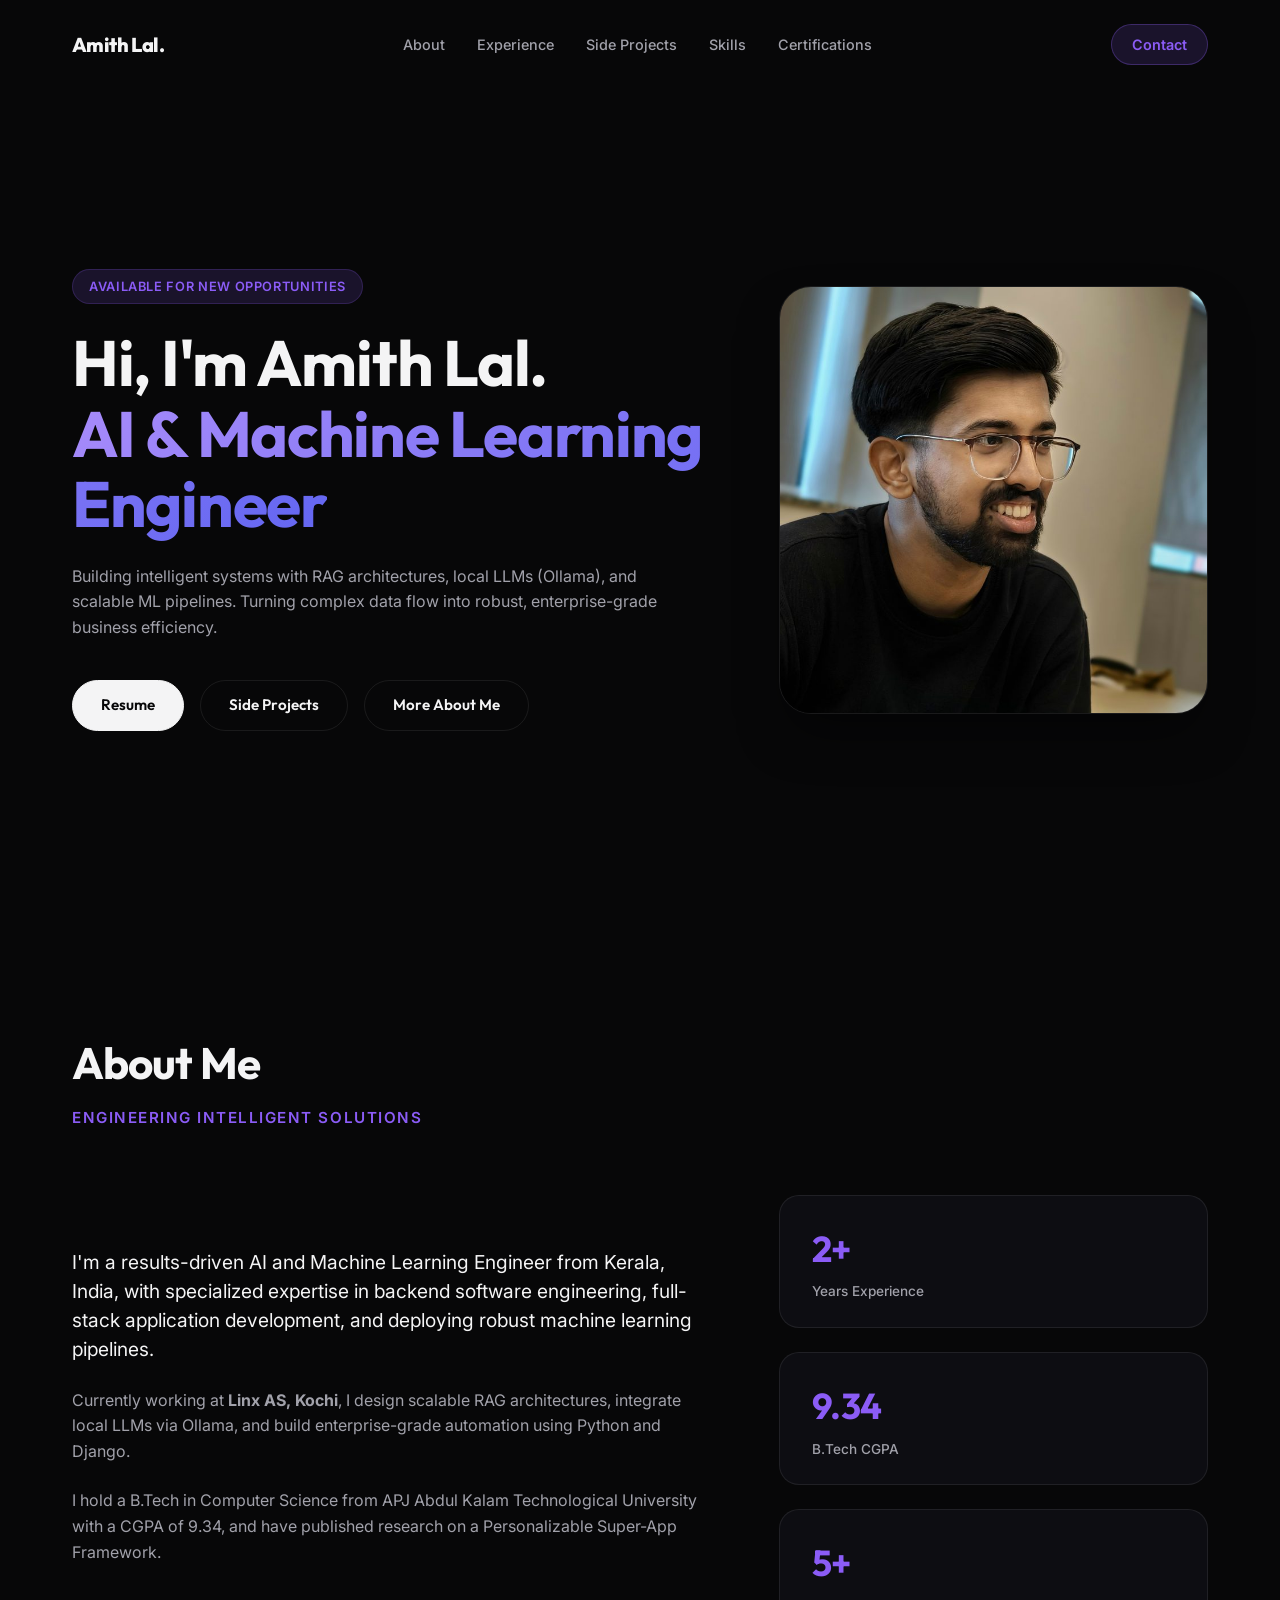
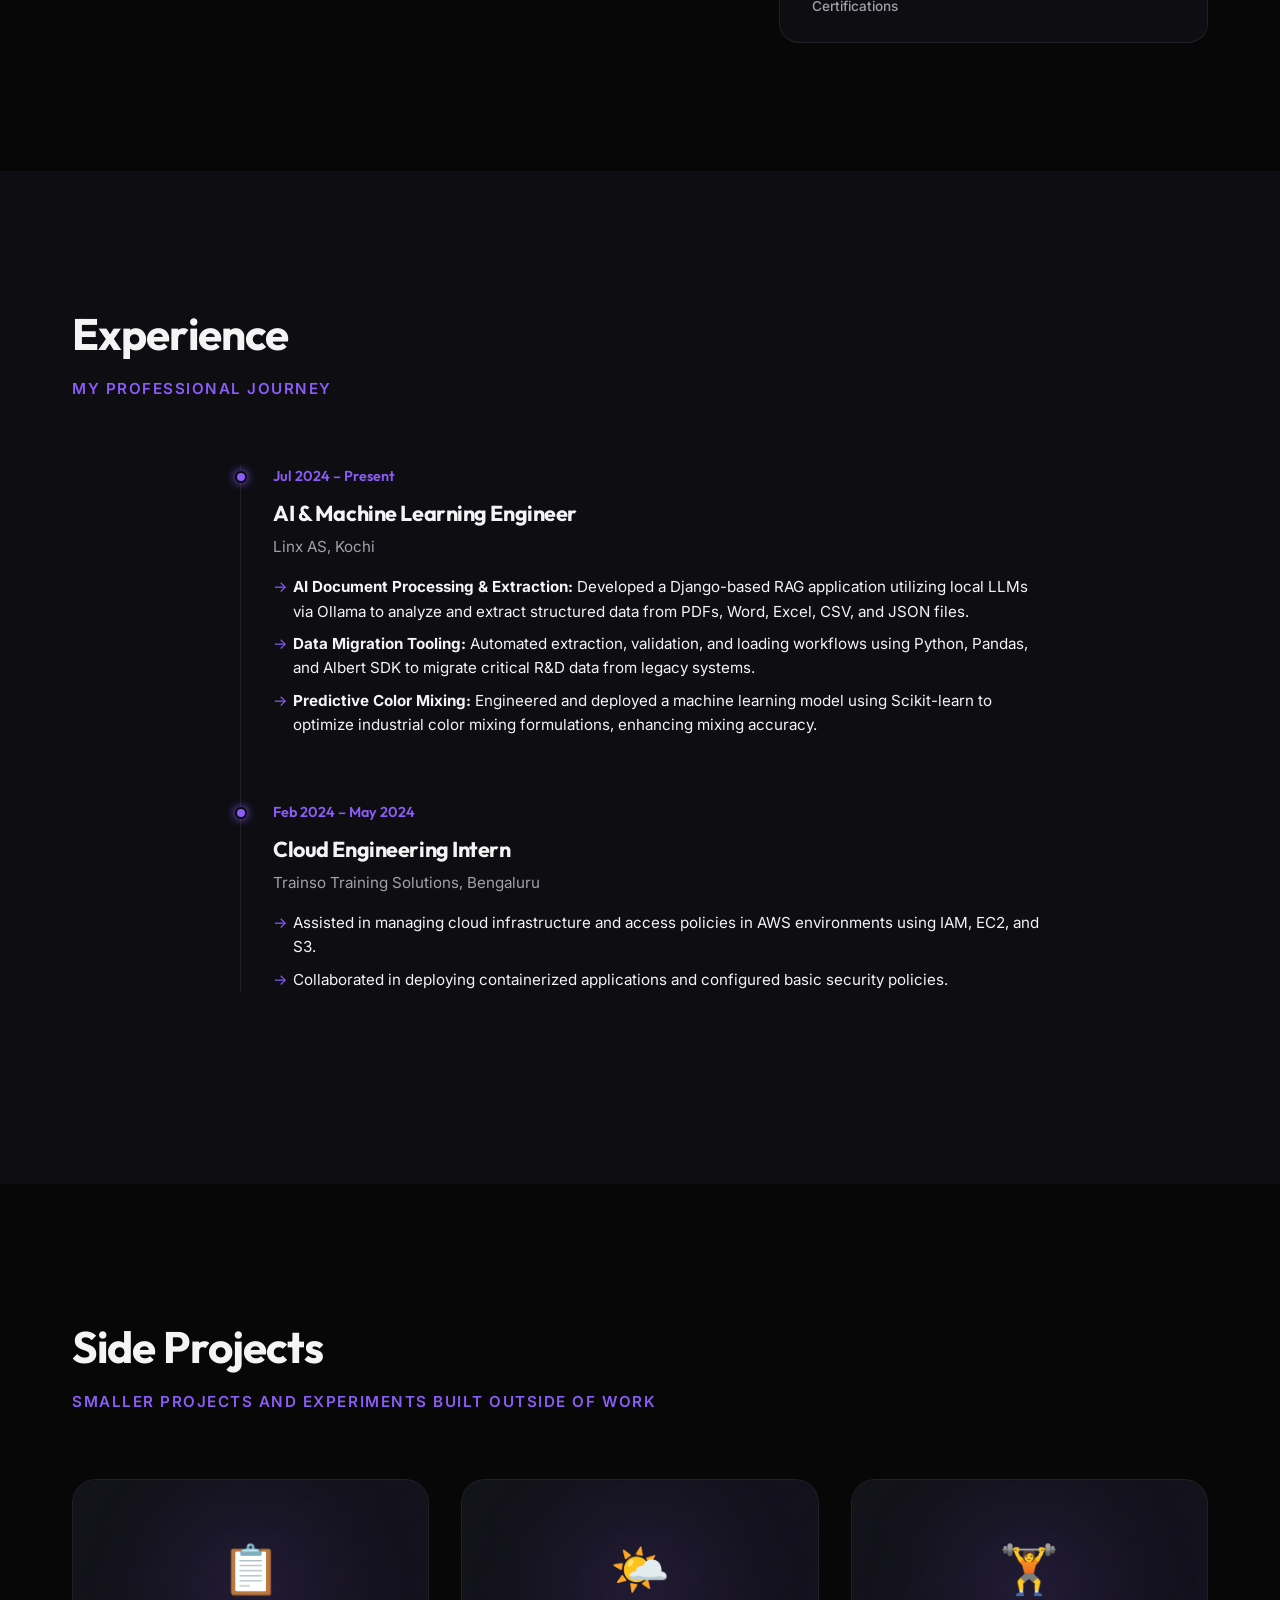
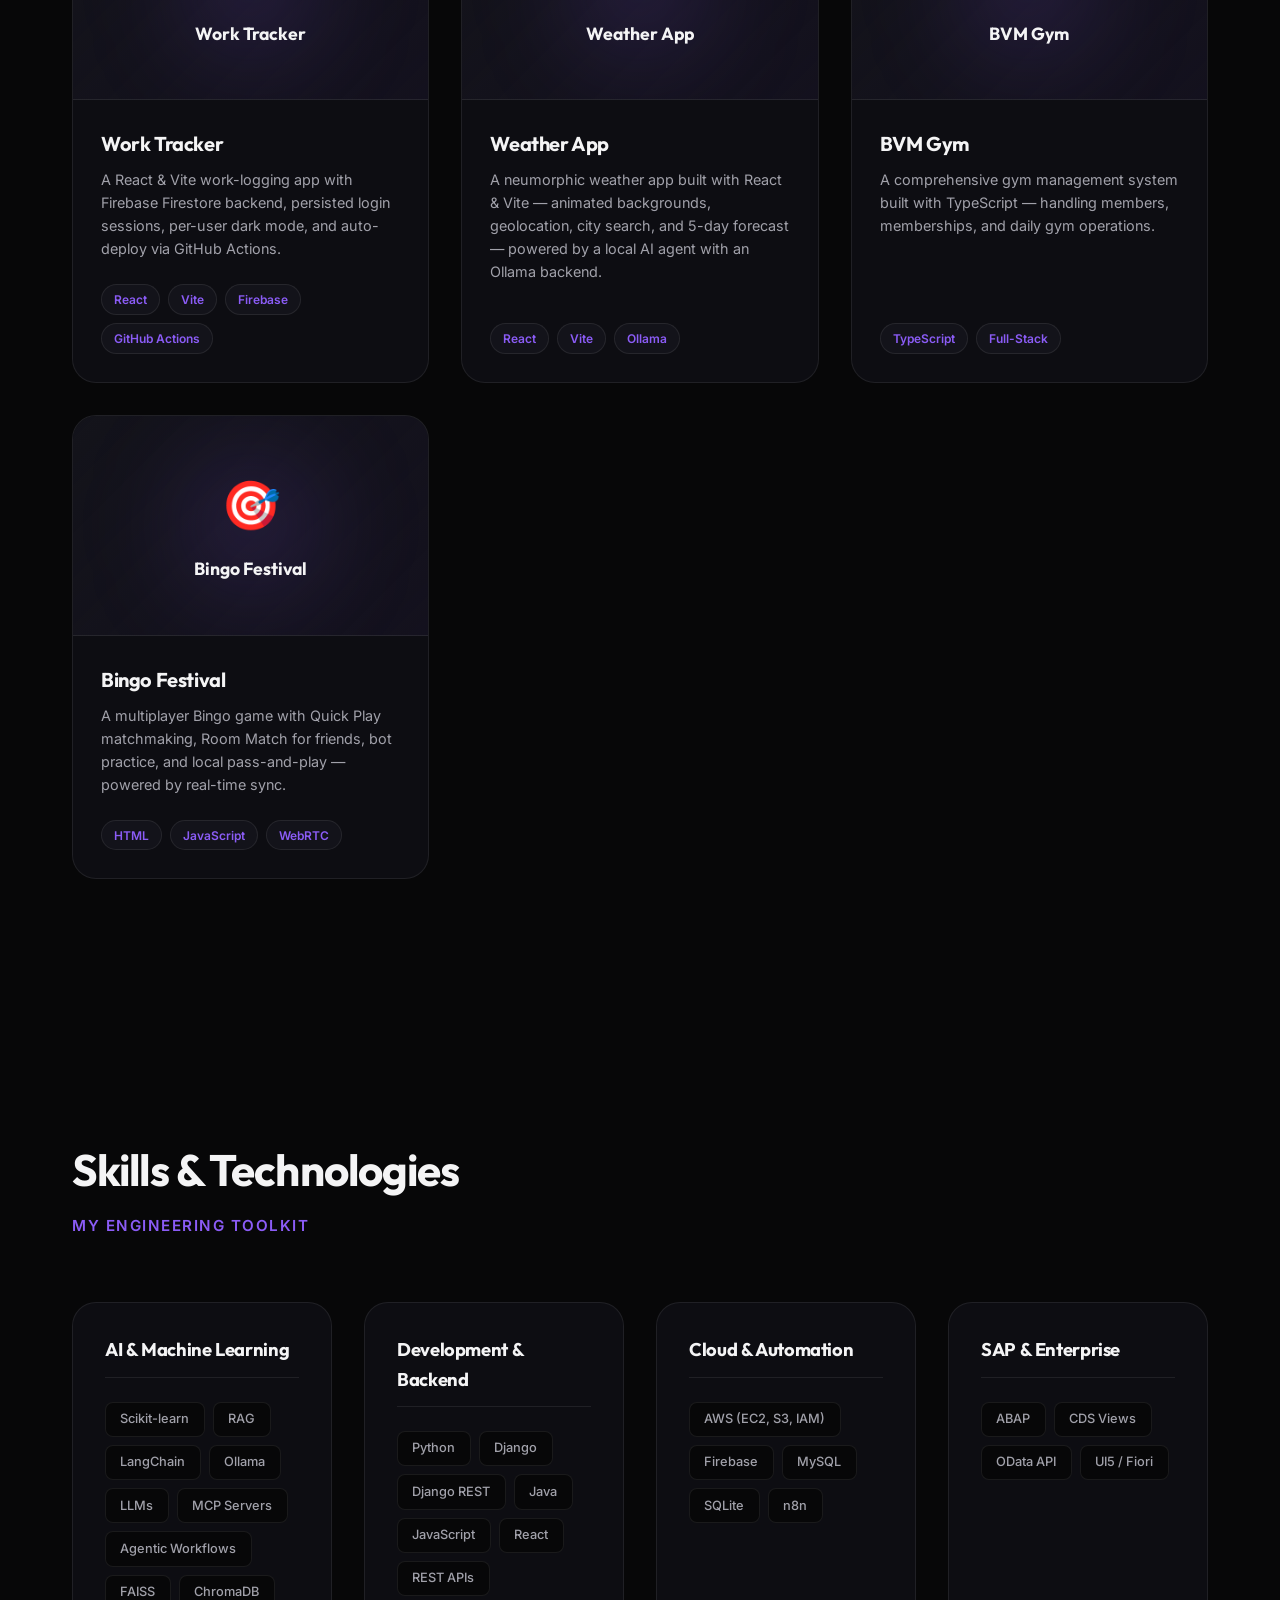
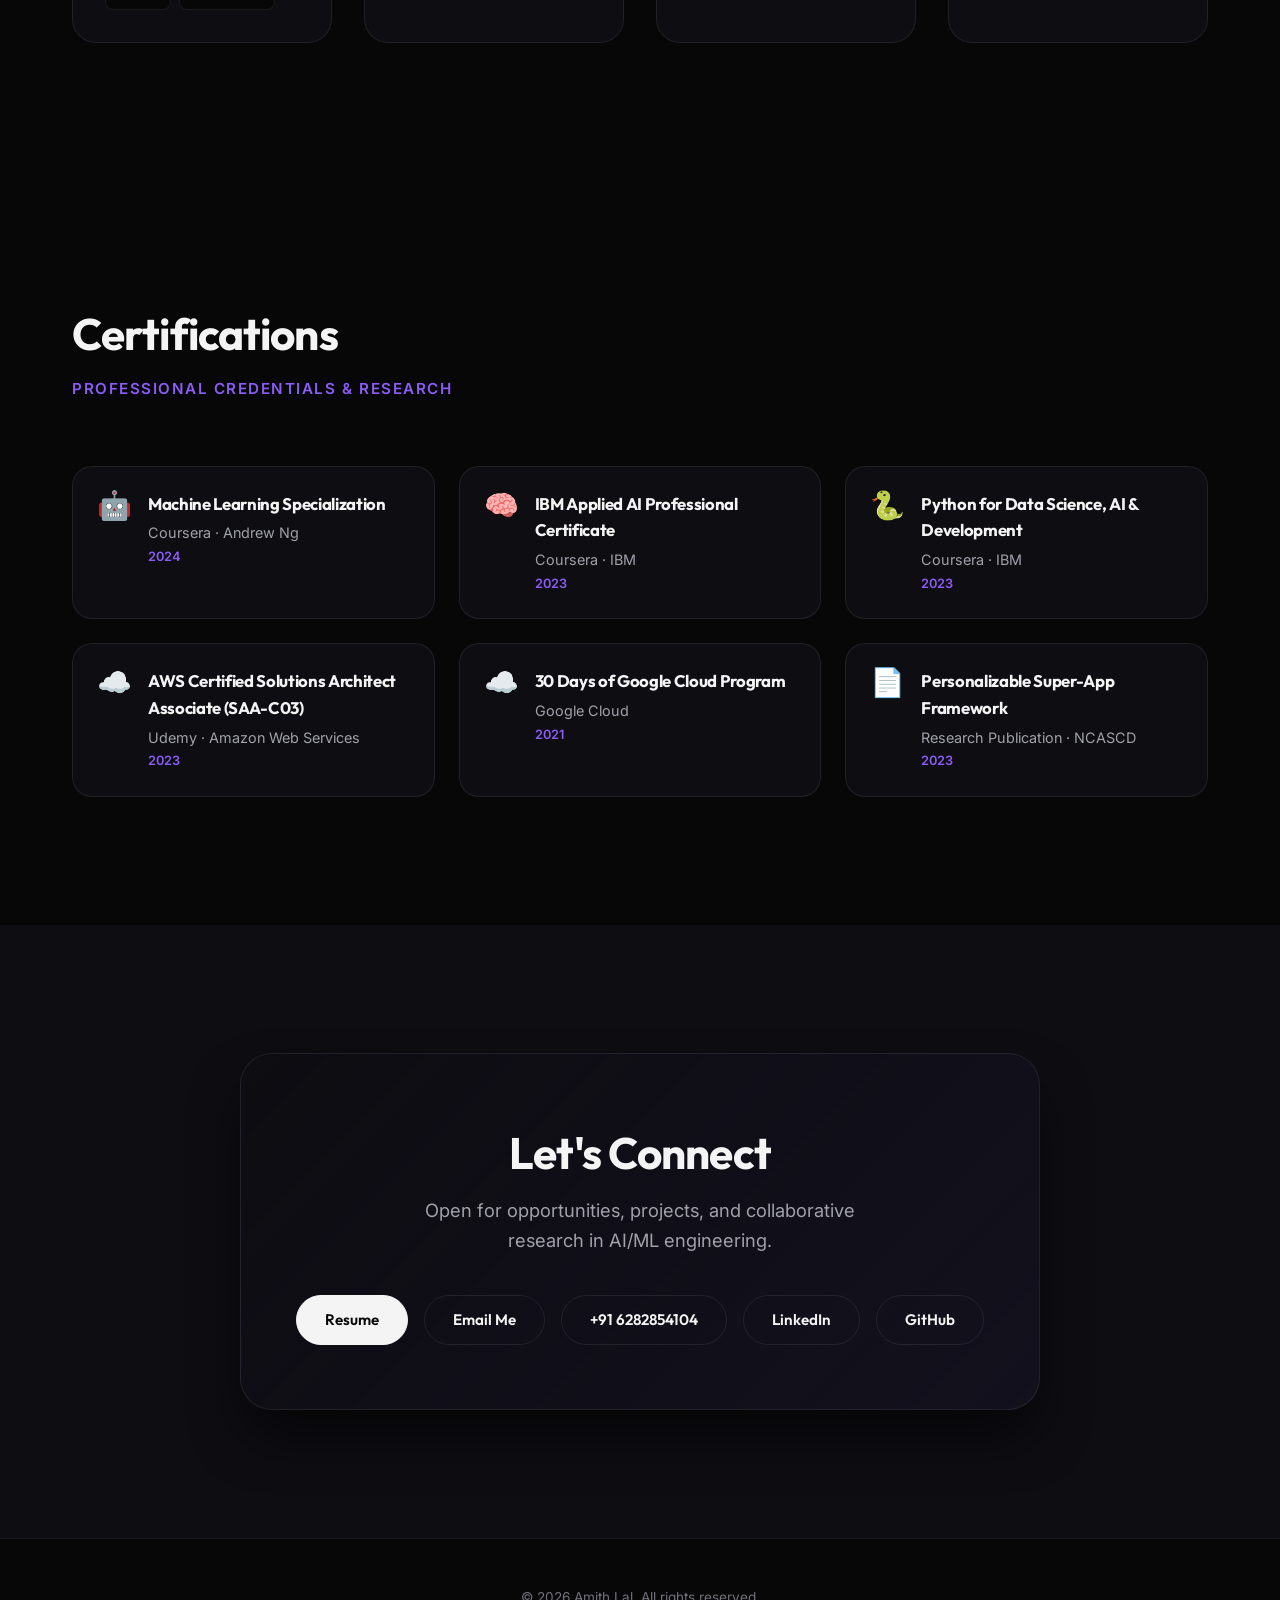
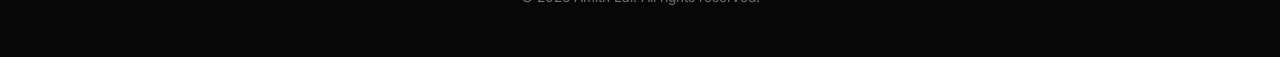
<file: index.html>
<!DOCTYPE html>
<html lang="en">

<head>
    <meta charset="UTF-8">
    <meta name="viewport" content="width=device-width, initial-scale=1.0">
    <title>Amith Lal | AI &amp; ML Engineer</title>
    <meta name="description"
        content="AI and Machine Learning Engineer specializing in backend software engineering, RAG architectures, LLMs, and scalable ML pipelines. Kerala, India.">

    <!-- Google Fonts -->
    <link rel="preconnect" href="https://fonts.googleapis.com">
    <link rel="preconnect" href="https://fonts.gstatic.com" crossorigin>
    <link
        href="https://fonts.googleapis.com/css2?family=Inter:wght@300;400;500;600;700;800&family=Outfit:wght@400;500;600;700;800&display=swap"
        rel="stylesheet">

    <!-- Stylesheets -->
    <link rel="stylesheet" href="style.css">
</head>

<body>
    <!-- Navigation -->
    <nav class="nav" id="nav">
        <div class="nav-inner">
            <a href="#hero" class="nav-logo">Amith Lal.</a>
            <div class="nav-links" id="navLinks">
                <a href="#about" class="nav-link">About</a>
                <a href="#experience" class="nav-link">Experience</a>
                <a href="#works" class="nav-link">Side Projects</a>
                <a href="#skills" class="nav-link">Skills</a>
                <a href="#certifications" class="nav-link">Certifications</a>
            </div>
            <a href="#contact" class="nav-cta">Contact</a>
        </div>
    </nav>

    <main>
        <!-- Hero Section -->
        <section class="hero" id="hero">
            <div class="hero-container">
                <div class="hero-content">
                    <div class="hero-badge">Available for new opportunities</div>
                    <h1 class="hero-title">
                        Hi, I'm Amith Lal.<br>
                        <span>AI &amp; Machine Learning Engineer</span>
                    </h1>
                    <p class="hero-description">
                        Building intelligent systems with RAG architectures, local LLMs (Ollama), and scalable ML
                        pipelines. Turning complex data flow into robust, enterprise-grade business efficiency.
                    </p>
                    <div class="hero-actions">
                        <a href="Amith-Lal-Resume.pdf" target="_blank" class="btn btn-primary">Resume</a>
                        <a href="#works" class="btn btn-secondary">Side Projects</a>
                        <a href="#about" class="btn btn-secondary">More About Me</a>
                    </div>
                </div>
                <div class="hero-image-wrapper">
                    <img src="profile.jpg" alt="Amith Lal" class="hero-image">
                </div>
            </div>
        </section>

        <!-- About Section -->
        <section class="section" id="about">
            <div class="container">
                <div class="section-header">
                    <h2 class="section-title">About Me</h2>
                    <p class="section-subtitle">Engineering intelligent solutions</p>
                </div>
                <div class="about-grid">
                    <div class="about-text">
                        <p class="about-lead">
                            I'm a results-driven AI and Machine Learning Engineer from Kerala, India, with specialized
                            expertise in backend software engineering, full-stack application development, and deploying
                            robust machine learning pipelines.
                        </p>
                        <p>
                            Currently working at <strong>Linx AS, Kochi</strong>, I design scalable RAG architectures,
                            integrate local LLMs via Ollama, and build enterprise-grade automation using Python and
                            Django.
                        </p>
                        <p>
                            I hold a B.Tech in Computer Science from APJ Abdul Kalam Technological University with a
                            CGPA of 9.34, and have published research on a Personalizable Super-App Framework.
                        </p>
                    </div>
                    <div class="about-stats">
                        <div class="stat-card">
                            <h3 class="stat-number">2+</h3>
                            <p class="stat-label">Years Experience</p>
                        </div>
                        <div class="stat-card">
                            <h3 class="stat-number">9.34</h3>
                            <p class="stat-label">B.Tech CGPA</p>
                        </div>
                        <div class="stat-card">
                            <h3 class="stat-number">5+</h3>
                            <p class="stat-label">Certifications</p>
                        </div>
                    </div>
                </div>
            </div>
        </section>

        <!-- Experience Section -->
        <section class="section section-alt" id="experience">
            <div class="container">
                <div class="section-header">
                    <h2 class="section-title">Experience</h2>
                    <p class="section-subtitle">My professional journey</p>
                </div>
                <div class="experience-list">
                    <div class="exp-item">
                        <div class="exp-date">Jul 2024 – Present</div>
                        <div class="exp-content">
                            <h3 class="exp-role">AI &amp; Machine Learning Engineer</h3>
                            <p class="exp-company">Linx AS, Kochi</p>
                            <ul class="exp-details">
                                <li><strong>AI Document Processing &amp; Extraction:</strong> Developed a Django-based
                                    RAG application utilizing local LLMs via Ollama to analyze and extract structured
                                    data from PDFs, Word, Excel, CSV, and JSON files.</li>
                                <li><strong>Data Migration Tooling:</strong> Automated extraction, validation, and
                                    loading workflows using Python, Pandas, and Albert SDK to migrate critical R&amp;D
                                    data from legacy systems.</li>
                                <li><strong>Predictive Color Mixing:</strong> Engineered and deployed a machine learning
                                    model using Scikit-learn to optimize industrial color mixing formulations, enhancing
                                    mixing accuracy.</li>
                            </ul>
                        </div>
                    </div>
                    <div class="exp-item">
                        <div class="exp-date">Feb 2024 – May 2024</div>
                        <div class="exp-content">
                            <h3 class="exp-role">Cloud Engineering Intern</h3>
                            <p class="exp-company">Trainso Training Solutions, Bengaluru</p>
                            <ul class="exp-details">
                                <li>Assisted in managing cloud infrastructure and access policies in AWS environments
                                    using IAM, EC2, and S3.</li>
                                <li>Collaborated in deploying containerized applications and configured basic security
                                    policies.</li>
                            </ul>
                        </div>
                    </div>
                </div>
            </div>
        </section>

        <!-- Side Projects -->
        <section class="selected-works" id="works">
            <div class="works-container">
                <div class="container">
                    <div class="section-header">
                        <h2 class="section-title">Side Projects</h2>
                        <p class="section-subtitle">Smaller projects and experiments built outside of work</p>
                    </div>
                </div>
                <div class="container">
                    <div class="works-grid">
                        <a href="https://github.com/amithlal28/Work-Tracker" target="_blank" class="work-card">
                            <div class="work-image-placeholder">
                                <span class="work-icon">📋</span>
                                <span class="work-image-title">Work Tracker</span>
                            </div>
                            <div class="work-info">
                                <h3 class="work-title">Work Tracker</h3>
                                <p class="work-desc">A React &amp; Vite work-logging app with Firebase Firestore
                                    backend, persisted login sessions, per-user dark mode, and auto-deploy via GitHub
                                    Actions.</p>
                                <div class="work-tags">
                                    <span>React</span><span>Vite</span><span>Firebase</span><span>GitHub Actions</span>
                                </div>
                            </div>
                        </a>
                        <a href="https://github.com/amithlal28/weather-app" target="_blank" class="work-card">
                            <div class="work-image-placeholder">
                                <span class="work-icon">🌤️</span>
                                <span class="work-image-title">Weather App</span>
                            </div>
                            <div class="work-info">
                                <h3 class="work-title">Weather App</h3>
                                <p class="work-desc">A neumorphic weather app built with React &amp; Vite — animated
                                    backgrounds, geolocation, city search, and 5-day forecast — powered by a local AI
                                    agent with an Ollama backend.</p>
                                <div class="work-tags">
                                    <span>React</span><span>Vite</span><span>Ollama</span>
                                </div>
                            </div>
                        </a>
                        <a href="https://github.com/amithlal28/bvm-gym" target="_blank" class="work-card">
                            <div class="work-image-placeholder">
                                <span class="work-icon">🏋️</span>
                                <span class="work-image-title">BVM Gym</span>
                            </div>
                            <div class="work-info">
                                <h3 class="work-title">BVM Gym</h3>
                                <p class="work-desc">A comprehensive gym management system built with TypeScript —
                                    handling members, memberships, and daily gym operations.</p>
                                <div class="work-tags">
                                    <span>TypeScript</span><span>Full-Stack</span>
                                </div>
                            </div>
                        </a>
                        <a href="https://github.com/amithlal28/Bingo" target="_blank" class="work-card">
                            <div class="work-image-placeholder">
                                <span class="work-icon">🎯</span>
                                <span class="work-image-title">Bingo Festival</span>
                            </div>
                            <div class="work-info">
                                <h3 class="work-title">Bingo Festival</h3>
                                <p class="work-desc">A multiplayer Bingo game with Quick Play matchmaking, Room Match
                                    for friends, bot practice, and local pass-and-play — powered by real-time
                                    sync.</p>
                                <div class="work-tags">
                                    <span>HTML</span><span>JavaScript</span><span>WebRTC</span>
                                </div>
                            </div>
                        </a>
                    </div>
                </div>
            </div>
        </section>

        <!-- Skills Section -->
        <section class="section" id="skills">
            <div class="container">
                <div class="section-header">
                    <h2 class="section-title">Skills &amp; Technologies</h2>
                    <p class="section-subtitle">My engineering toolkit</p>
                </div>
                <div class="skills-wrapper">
                    <div class="skill-group">
                        <h3>AI &amp; Machine Learning</h3>
                        <div class="skill-tags">
                            <span>Scikit-learn</span><span>RAG</span><span>LangChain</span><span>Ollama</span><span>LLMs</span><span>MCP
                                Servers</span><span>Agentic Workflows</span><span>FAISS</span><span>ChromaDB</span>
                        </div>
                    </div>
                    <div class="skill-group">
                        <h3>Development &amp; Backend</h3>
                        <div class="skill-tags">
                            <span>Python</span><span>Django</span><span>Django
                                REST</span><span>Java</span><span>JavaScript</span><span>React</span><span>REST
                                APIs</span>
                        </div>
                    </div>
                    <div class="skill-group">
                        <h3>Cloud &amp; Automation</h3>
                        <div class="skill-tags">
                            <span>AWS (EC2, S3,
                                IAM)</span><span>Firebase</span><span>MySQL</span><span>SQLite</span><span>n8n</span>
                        </div>
                    </div>
                    <div class="skill-group">
                        <h3>SAP &amp; Enterprise</h3>
                        <div class="skill-tags">
                            <span>ABAP</span><span>CDS Views</span><span>OData API</span><span>UI5 / Fiori</span>
                        </div>
                    </div>
                </div>
            </div>
        </section>

        <!-- Certifications Section -->
        <section class="section" id="certifications">
            <div class="container">
                <div class="section-header">
                    <h2 class="section-title">Certifications</h2>
                    <p class="section-subtitle">Professional credentials &amp; research</p>
                </div>
                <div class="cert-grid">
                    <div class="cert-card">
                        <span class="cert-icon">🤖</span>
                        <div>
                            <h3 class="cert-title">Machine Learning Specialization</h3>
                            <p class="cert-issuer">Coursera · Andrew Ng</p>
                            <p class="cert-date">2024</p>
                        </div>
                    </div>
                    <div class="cert-card">
                        <span class="cert-icon">🧠</span>
                        <div>
                            <h3 class="cert-title">IBM Applied AI Professional Certificate</h3>
                            <p class="cert-issuer">Coursera · IBM</p>
                            <p class="cert-date">2023</p>
                        </div>
                    </div>
                    <div class="cert-card">
                        <span class="cert-icon">🐍</span>
                        <div>
                            <h3 class="cert-title">Python for Data Science, AI &amp; Development</h3>
                            <p class="cert-issuer">Coursera · IBM</p>
                            <p class="cert-date">2023</p>
                        </div>
                    </div>
                    <div class="cert-card">
                        <span class="cert-icon">☁️</span>
                        <div>
                            <h3 class="cert-title">AWS Certified Solutions Architect Associate (SAA-C03)</h3>
                            <p class="cert-issuer">Udemy · Amazon Web Services</p>
                            <p class="cert-date">2023</p>
                        </div>
                    </div>
                    <div class="cert-card">
                        <span class="cert-icon">☁️</span>
                        <div>
                            <h3 class="cert-title">30 Days of Google Cloud Program</h3>
                            <p class="cert-issuer">Google Cloud</p>
                            <p class="cert-date">2021</p>
                        </div>
                    </div>
                    <div class="cert-card">
                        <span class="cert-icon">📄</span>
                        <div>
                            <h3 class="cert-title">Personalizable Super-App Framework</h3>
                            <p class="cert-issuer">Research Publication · NCASCD</p>
                            <p class="cert-date">2023</p>
                        </div>
                    </div>
                </div>
            </div>
        </section>

        <!-- Contact Section -->
        <section class="section section-alt" id="contact">
            <div class="container">
                <div class="contact-card">
                    <h2 class="section-title">Let's Connect</h2>
                    <p class="contact-text">Open for opportunities, projects, and collaborative research in AI/ML
                        engineering.</p>
                    <div class="contact-links">
                        <a href="Amith-Lal-Resume.pdf" target="_blank" class="btn btn-primary">Resume</a>
                        <a href="mailto:amithelengical@gmail.com" class="btn btn-secondary">Email Me</a>
                        <a href="tel:+916282854104" class="btn btn-secondary">+91 6282854104</a>
                        <a href="https://linkedin.com/in/amith-lal" target="_blank"
                            class="btn btn-secondary">LinkedIn</a>
                        <a href="https://github.com/amithlal28" target="_blank" class="btn btn-secondary">GitHub</a>
                    </div>
                </div>
            </div>
        </section>
    </main>

    <footer class="footer">
        <div class="container">
            <p>&copy; 2026 Amith Lal. All rights reserved.</p>
        </div>
    </footer>

    <!-- Scripts -->
    <script src="script.js"></script>
</body>

</html>
</file>
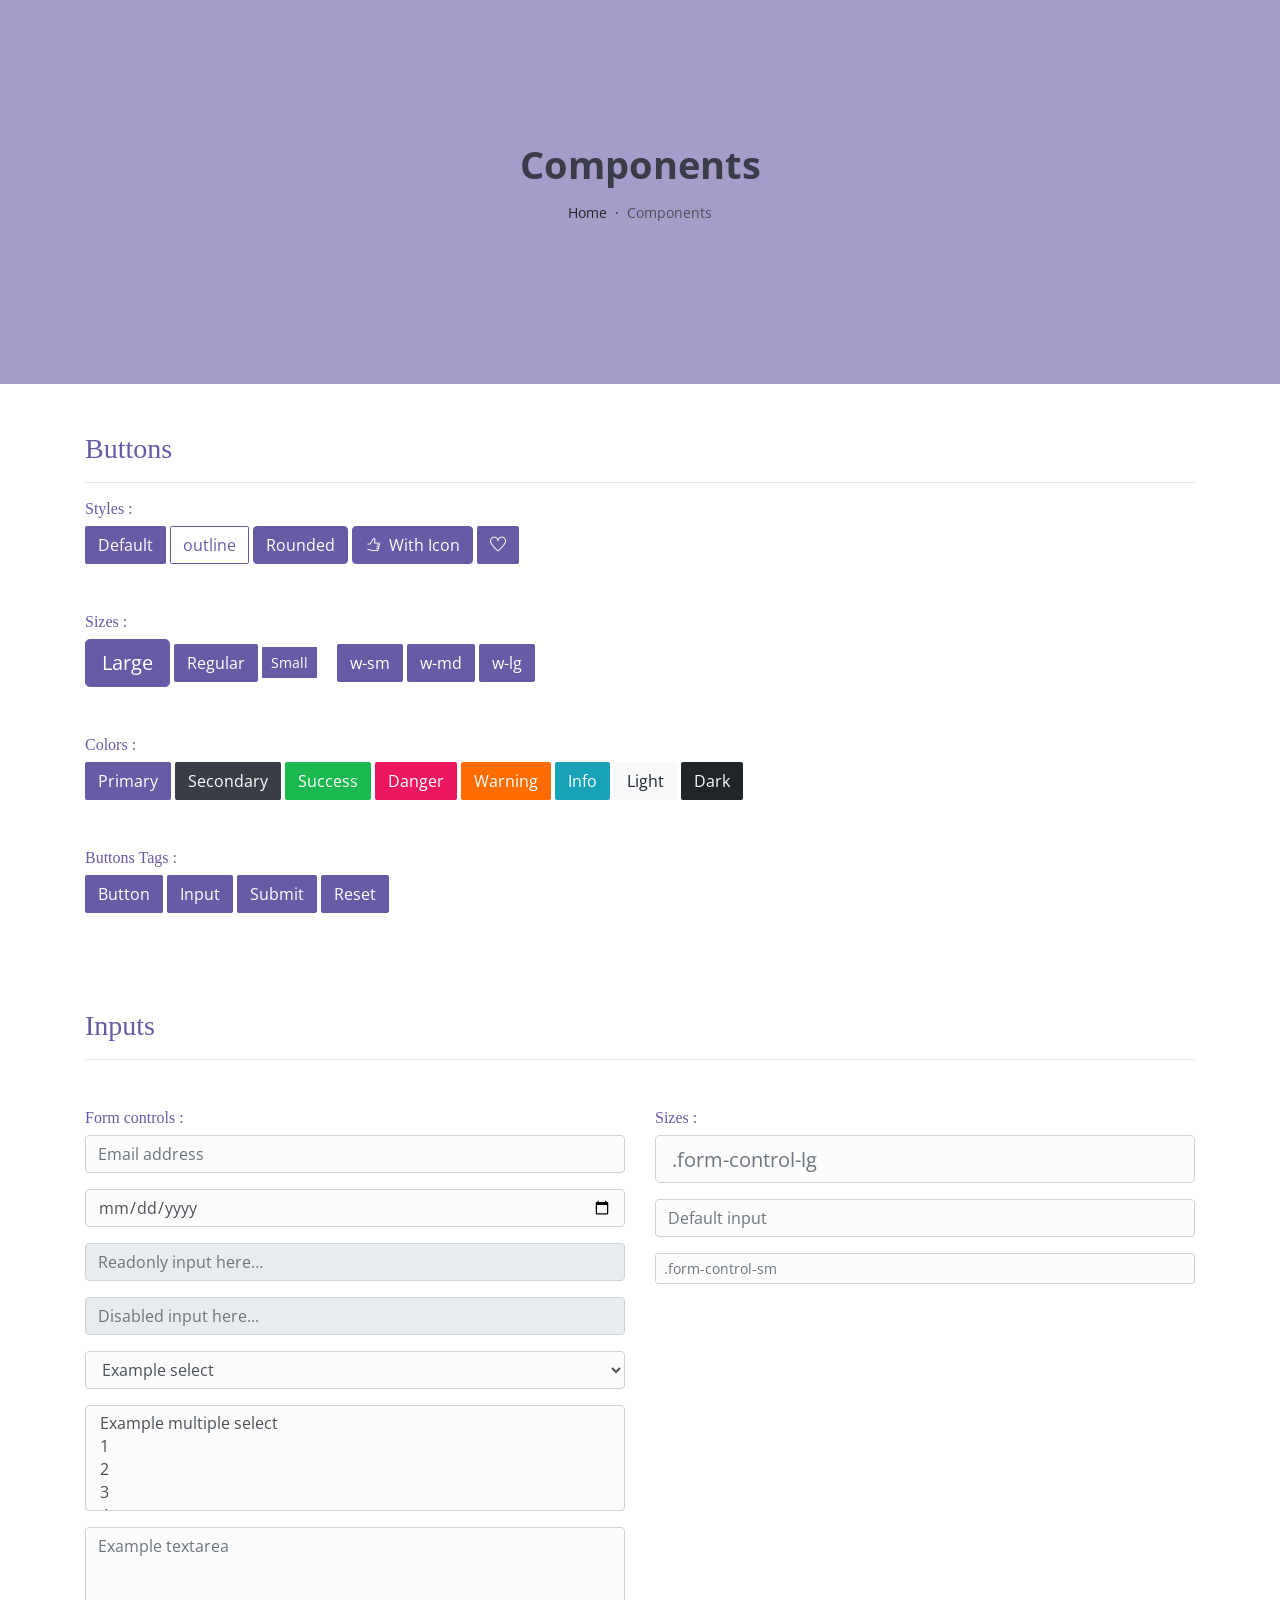
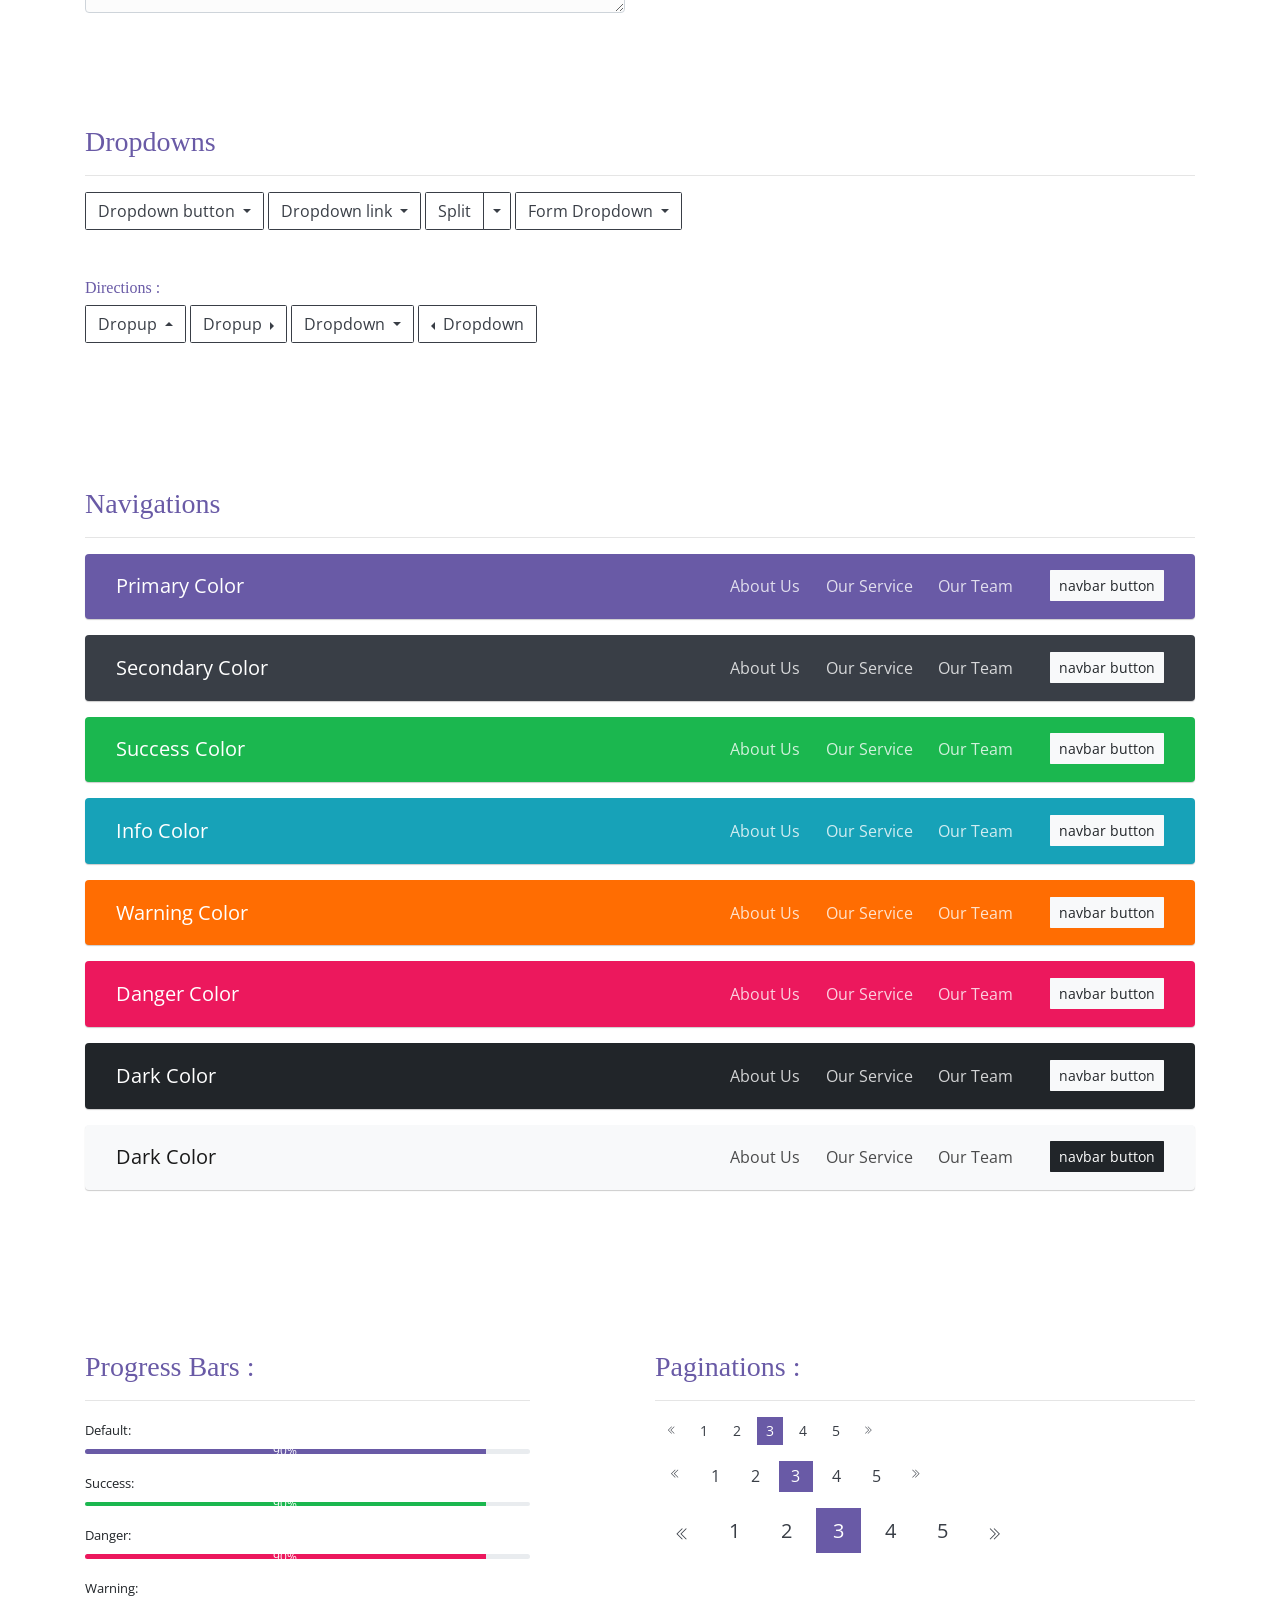
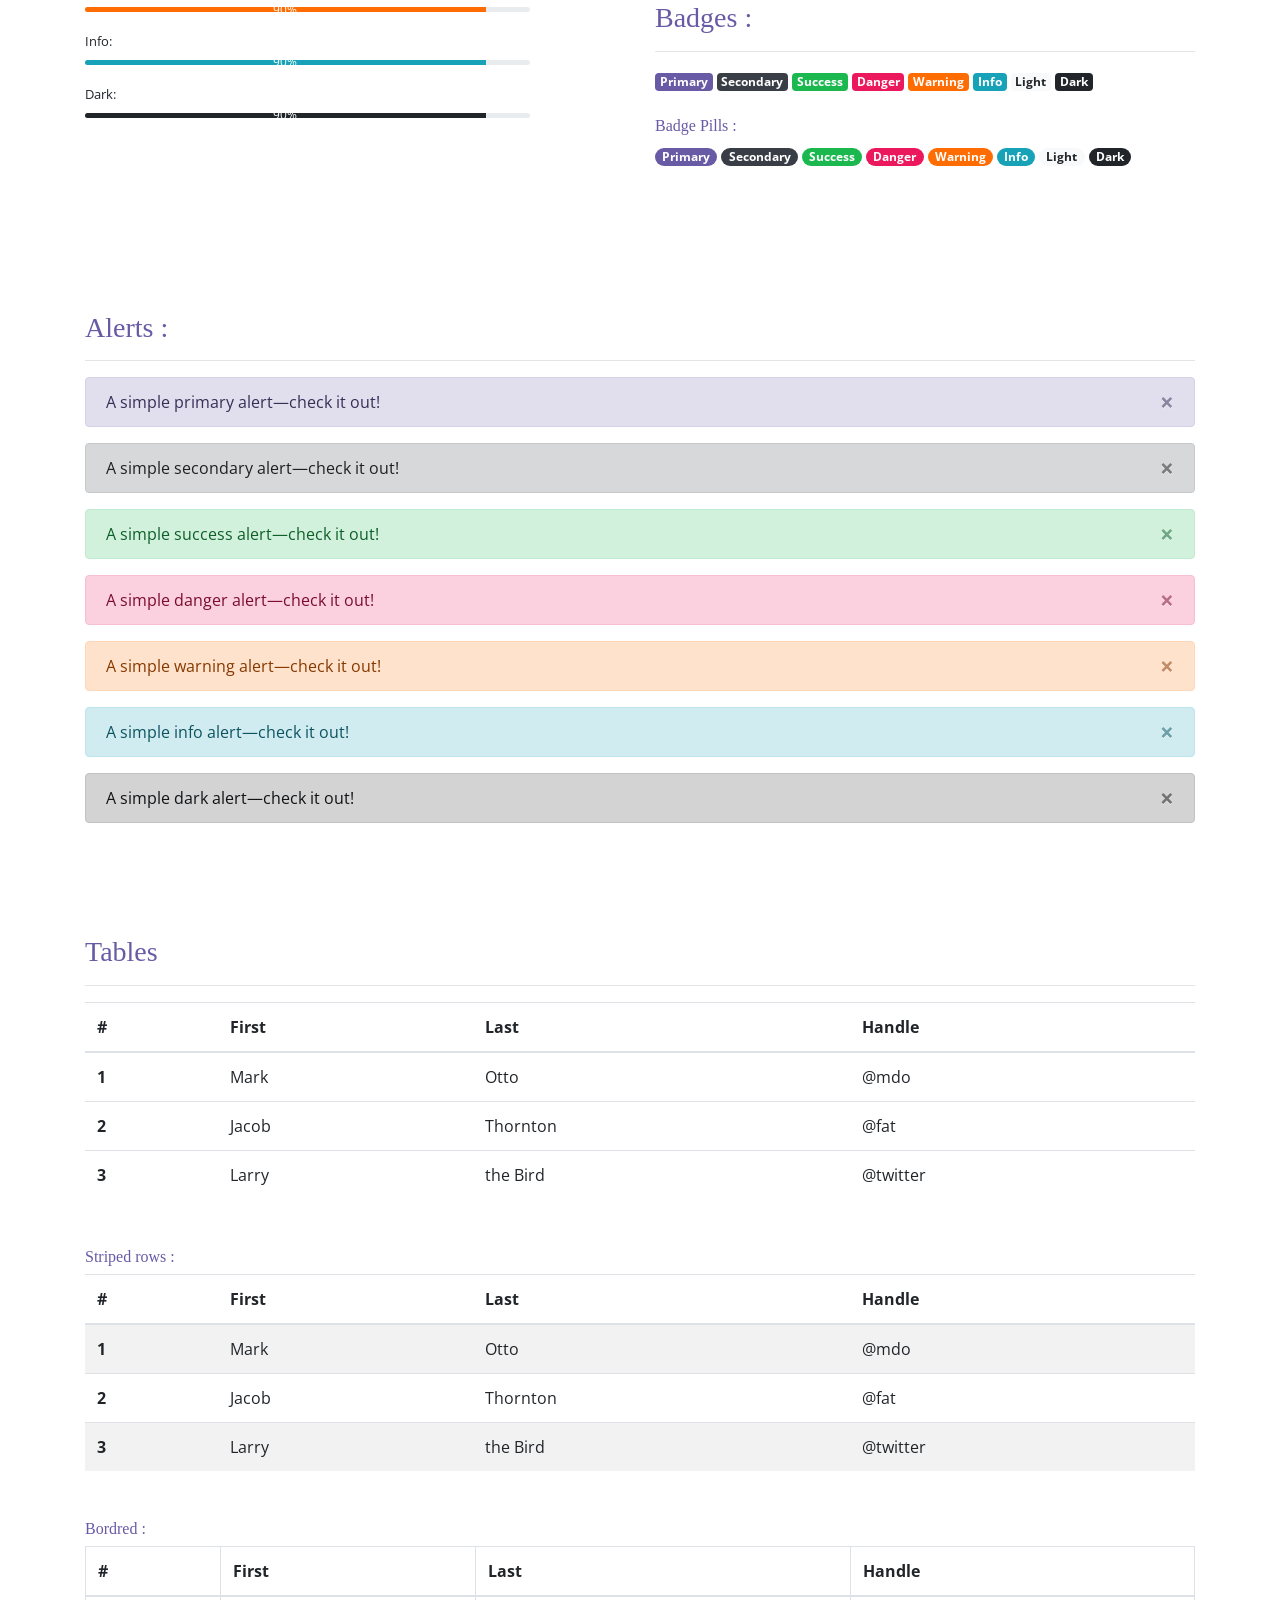
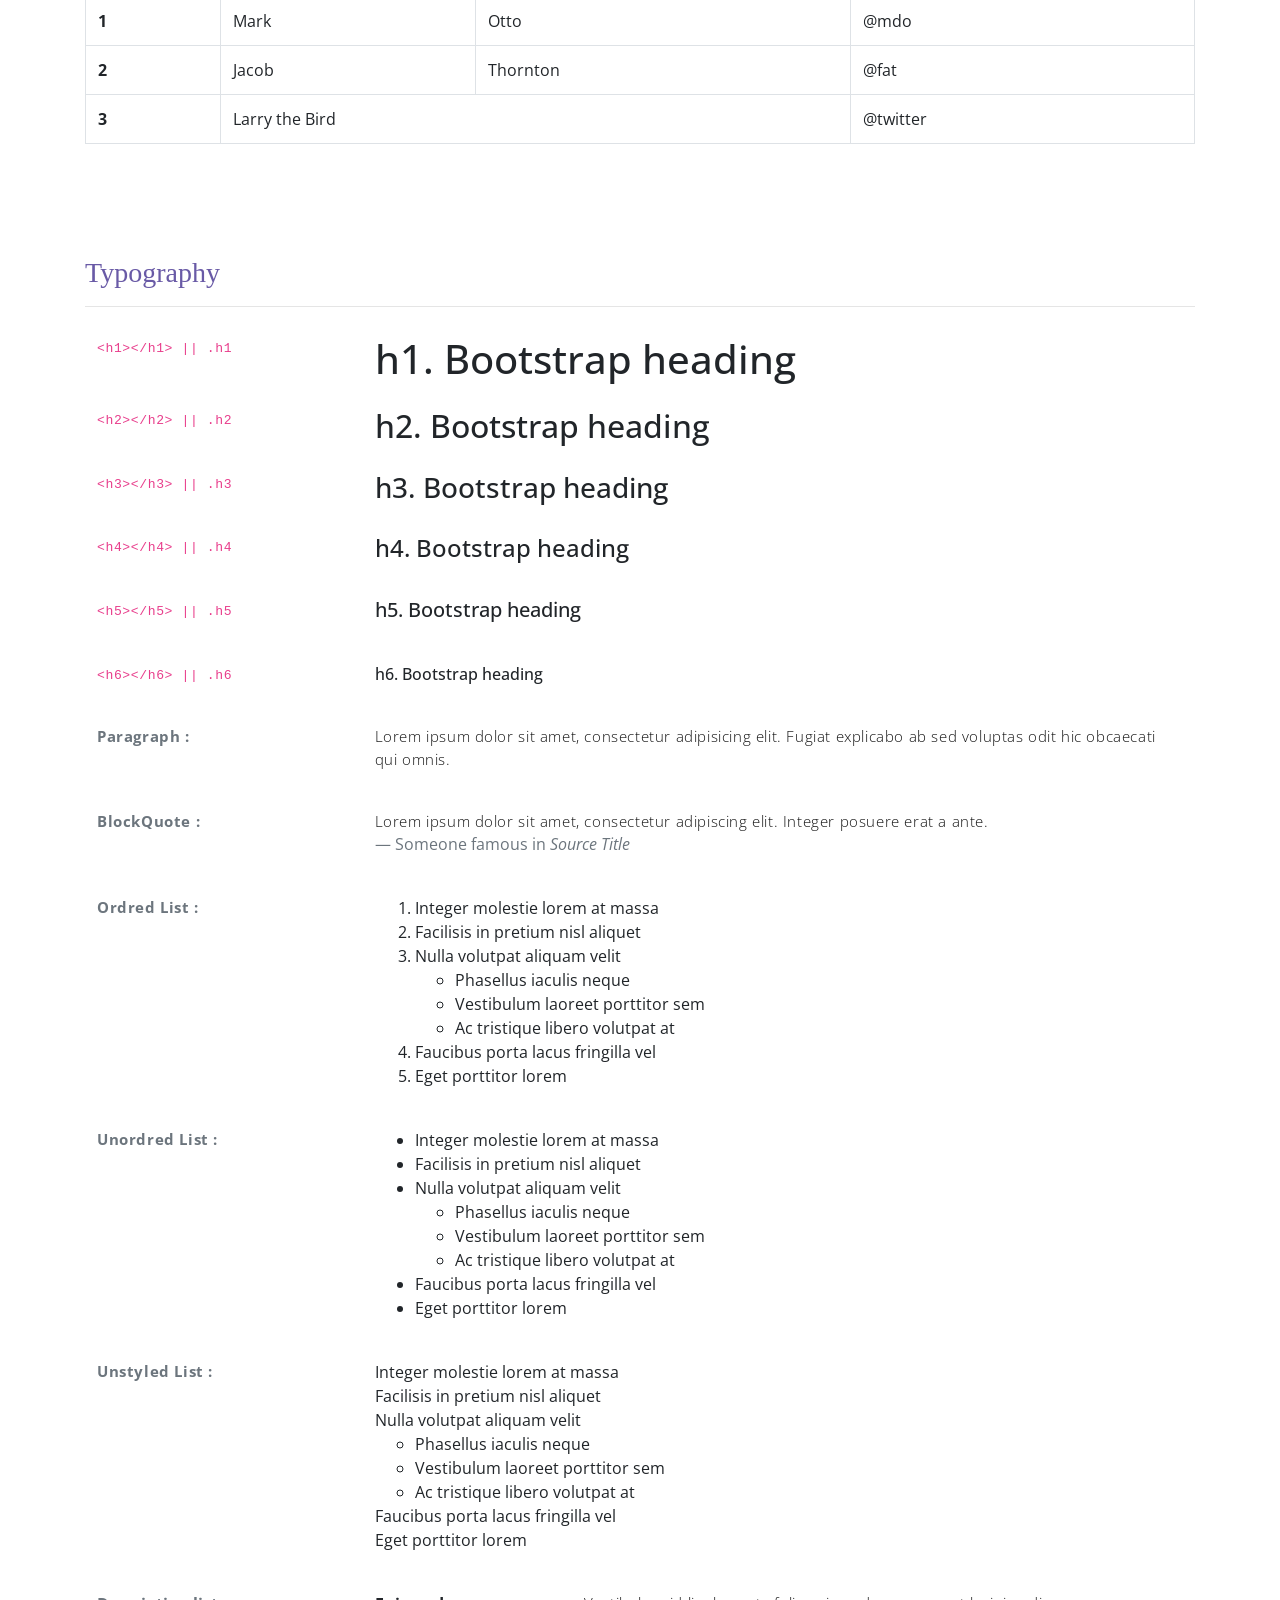
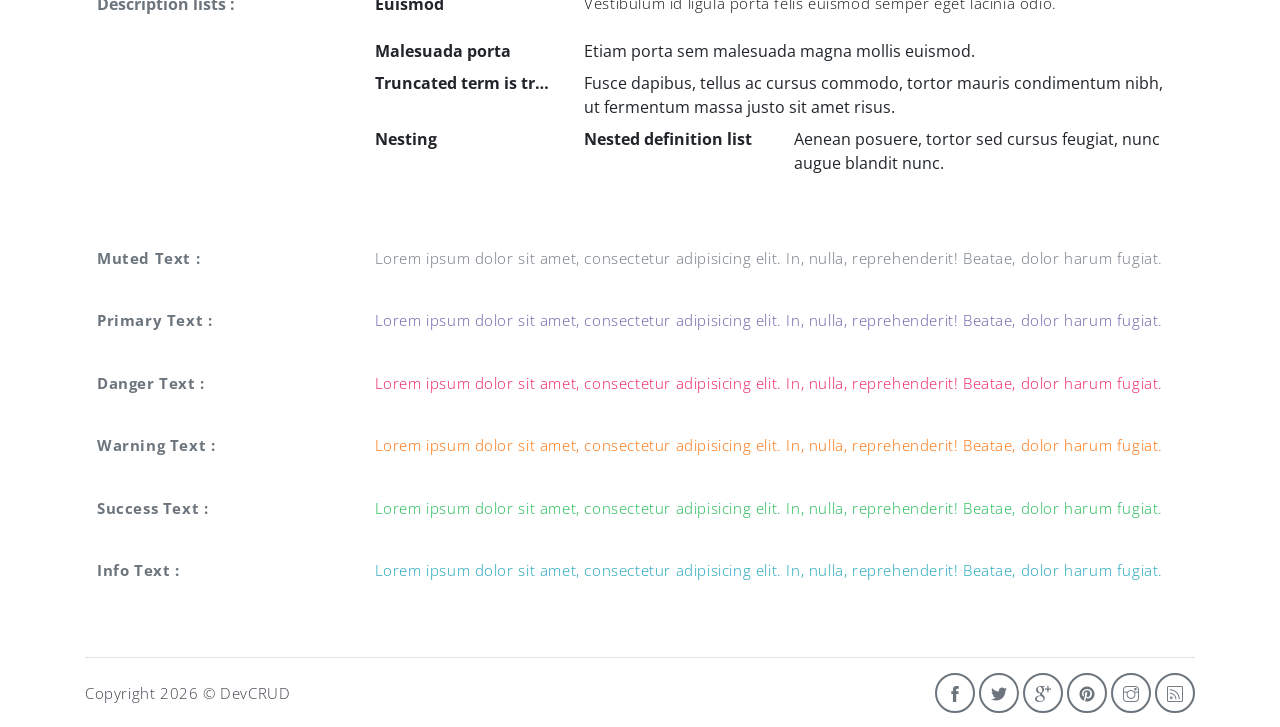
<file: components.html>
<!DOCTYPE html>
<html lang="en">
<head>
   <meta charset="utf-8">
   <meta name="viewport" content="width=device-width, initial-scale=1, shrink-to-fit=no">
   <meta name="description" content="Start your development with Meyawo landing page.">
   <meta name="author" content="Devcrud">
   <title>Meyawo Landing page | Components</title>
   <!-- font icons -->
   <link rel="stylesheet" href="assets/vendors/themify-icons/css/themify-icons.css">
   <!-- Bootstrap + Steller  -->
   <link rel="stylesheet" href="assets/css/meyawo.css">
</head>
<body>

   <!-- Page Header -->
   <header class="header header-mini"> 
      <div class="header-title">Components</div> 
      <nav aria-label="breadcrumb">
         <ol class="breadcrumb">
            <li class="breadcrumb-item"><a href="/">Home</a></li>
            <li class="breadcrumb-item active" aria-current="page">Components</li>
         </ol>
      </nav>
   </header> <!-- End Of Page Header -->

   <!-- main content -->
   <div class="container">

      <!-- Buttons -->
      <h3 class="mt-5">Buttons</h3>
      <hr>
      <h6 class="section-secondary-title">Styles :</h6>
      <button class="btn btn-primary">Default</button>
      <button class="btn btn-outline-primary">outline</button>
      <button class="btn btn-primary rounded">Rounded</button>
      <button class="btn btn-primary rounded"><i class="ti-thumb-up pr-1"></i> With Icon</button>
      <button class="btn btn-primary circle"><i class="ti-heart"></i></button>

      <h6 class="section-secondary-title mt-5">Sizes :</h6>
      <button class="btn btn-primary btn-lg">Large</button>
      <button class="btn btn-primary ">Regular</button>
      <button class="btn btn-primary btn-sm">Small</button>
      <button class="btn btn-primary w-sm ml-3">w-sm</button>
      <button class="btn btn-primary w-md">w-md</button>
      <button class="btn btn-primary w-lg">w-lg</button>

      <h6 class="section-secondary-title mt-5">Colors :</h6>          
      <button type="button" class="btn btn-primary">Primary</button>
      <button type="button" class="btn btn-secondary">Secondary</button>
      <button type="button" class="btn btn-success">Success</button>
      <button type="button" class="btn btn-danger">Danger</button>
      <button type="button" class="btn btn-warning">Warning</button>
      <button type="button" class="btn btn-info">Info</button>
      <button type="button" class="btn btn-light">Light</button>
      <button type="button" class="btn btn-dark">Dark</button>

      <h6 class="section-secondary-title mt-5">Buttons Tags :</h6>
      <button class="btn btn-primary" type="submit">Button</button>
      <input class="btn btn-primary" type="button" value="Input">
      <input class="btn btn-primary" type="submit" value="Submit">
      <input class="btn btn-primary" type="reset" value="Reset">
      
      <!-- devider -->
      <div class="py-5"></div>

      <!-- Inputs -->
      <h3>Inputs</h3>
      <hr>
      <div class="row mt-5">
         <div class="col-md-6">
            <h6 class="section-secondary-title">Form controls :</h6>        
            <div class="form-group">
               <input type="email" class="form-control" id="exampleFormControlInput1" placeholder="Email address">
            </div>
            <div class="form-group">
               <input type="date" class="form-control" id="exampleFormControlInput1" placeholder="Date">
            </div>
            <div class="form-group">
               <input class="form-control" type="text" placeholder="Readonly input here…" readonly>
            </div>
            <div class="form-group">
               <input class="form-control" id="disabledInput" type="text" placeholder="Disabled input here..." disabled>
            </div>
            <div class="form-group">
               <select class="form-control" id="exampleFormControlSelect1">
                  <option>Example select</option>
                  <option>1</option>
                  <option>2</option>
                  <option>3</option>
                  <option>4</option>
                  <option>5</option>
               </select>
            </div>
            <div class="form-group">
               <select multiple class="form-control" id="exampleFormControlSelect2">
                  <option>Example multiple select</option>
                  <option>1</option>
                  <option>2</option>
                  <option>3</option>
                  <option>4</option>
                  <option>5</option>
               </select>
            </div>
            <div class="form-group">
               <textarea class="form-control" id="exampleFormControlTextarea1" rows="3" placeholder="Example textarea"></textarea>
            </div>
         </div>
         <div class="col-md-6">
            <h6 class="section-secondary-title">Sizes :</h6>    
            <div class="form-group">
               <input class="form-control form-control-lg" type="text" placeholder=".form-control-lg">             
            </div>
            <div class="form-group">
               <input class="form-control" type="text" placeholder="Default input">
            </div>
            <div class="form-group">
               <input class="form-control form-control-sm" type="text" placeholder=".form-control-sm"> 
            </div>
         </div>
      </div> <!-- end of inputs -->   

      <!-- devider -->
      <div class="py-5"></div>             

      <!-- Dropdowns -->
      <h3 class="components-section-title font-weight-normal">Dropdowns</h3>
      <hr>
      <div class="dropdown d-inline-block">
         <button class="btn btn-outline-secondary dropdown-toggle" type="button" id="dropdownMenuButton" data-toggle="dropdown" aria-haspopup="true" aria-expanded="false">
         Dropdown button
         </button>
         <div class="dropdown-menu" aria-labelledby="dropdownMenuButton">
         <a class="dropdown-item" href="#">Action</a>
         <a class="dropdown-item" href="#">Another action</a>
         <a class="dropdown-item" href="#">Something else here</a>
         </div>
      </div>
      <div class="dropdown d-inline-block">
         <a class="btn btn-outline-secondary dropdown-toggle" href="#" role="button" id="dropdownMenuLink" data-toggle="dropdown" aria-haspopup="true" aria-expanded="false">
            Dropdown link
         </a>
         <div class="dropdown-menu" aria-labelledby="dropdownMenuLink">
            <a class="dropdown-item" href="#">Action</a>
            <a class="dropdown-item" href="#">Another action</a>
            <a class="dropdown-item" href="#">Something else here</a>
         </div>
      </div>
      <div class="btn-group">
         <button type="button" class="btn btn-outline-secondary">Split</button>
         <button type="button" class="btn btn-outline-secondary dropdown-toggle dropdown-toggle-split" data-toggle="dropdown" aria-haspopup="true" aria-expanded="false">
         <span class="sr-only">Toggle Dropdown</span>
         </button>
         <div class="dropdown-menu">
            <a class="dropdown-item" href="#">Action</a>
            <a class="dropdown-item" href="#">Another action</a>
            <a class="dropdown-item" href="#">Something else here</a>
            <div class="dropdown-divider"></div>
            <a class="dropdown-item" href="#">Separated link</a>
         </div>
      </div>
      <div class="btn-group">
         <button class="btn btn-outline-secondary dropdown-toggle" type="button" id="dropdownMenuButton" data-toggle="dropdown" aria-haspopup="true" aria-expanded="false">
            Form Dropdown
         </button>
         <div class="dropdown-menu form">
            <form class="px-4 py-3">
               <div class="form-group">
                  <input type="email" class="form-control" id="exampleDropdownFormEmail1" placeholder="email@example.com">
               </div>
               <div class="form-group">
                  <input type="password" class="form-control" id="exampleDropdownFormPassword1" placeholder="Password">
               </div>
               <div class="form-check mb-3">
                  <input type="checkbox" class="form-check-input" id="dropdownCheck">
                  <label class="form-check-label" for="dropdownCheck">
                     Remember me
                  </label>
               </div>
               <button type="submit" class="btn btn-primary btn-block">Sign in</button>
            </form>
            <div class="dropdown-divider"></div>
            <a class="dropdown-item" href="#"><small>New around here? Sign up</small></a>
            <a class="dropdown-item" href="#"><small>Forgot password?</small></a>
         </div>
      </div>       
      <h6 class="section-secondary-title mt-5">Directions :</h6>  
      <div class="btn-group dropup">
         <button type="button" class="btn btn-outline-secondary dropdown-toggle" data-toggle="dropdown" aria-haspopup="true" aria-expanded="false">
            Dropup
         </button>
         <div class="dropdown-menu">
            <a class="dropdown-item" href="#">Action</a>
            <a class="dropdown-item" href="#">Another action</a>
            <a class="dropdown-item" href="#">Something else here</a>
            <div class="dropdown-divider"></div>
            <a class="dropdown-item" href="#">Separated link</a>
         </div>
      </div>
      <div class="btn-group dropright">
         <button type="button" class="btn btn-outline-secondary dropdown-toggle" data-toggle="dropdown" aria-haspopup="true" aria-expanded="false">
            Dropup
         </button>
         <div class="dropdown-menu">
            <a class="dropdown-item" href="#">Action</a>
            <a class="dropdown-item" href="#">Another action</a>
            <a class="dropdown-item" href="#">Something else here</a>
            <div class="dropdown-divider"></div>
            <a class="dropdown-item" href="#">Separated link</a>
         </div>
      </div>
      <div class="btn-group">
         <button type="button" class="btn btn-outline-secondary dropdown-toggle" data-toggle="dropdown" aria-haspopup="true" aria-expanded="false">
            Dropdown
         </button>
         <div class="dropdown-menu">
            <a class="dropdown-item" href="#">Action</a>
            <a class="dropdown-item" href="#">Another action</a>
            <a class="dropdown-item" href="#">Something else here</a>
            <div class="dropdown-divider"></div>
            <a class="dropdown-item" href="#">Separated link</a>
         </div>
      </div>
      <div class="btn-group dropleft">
         <button type="button" class="btn btn-outline-secondary dropdown-toggle" data-toggle="dropdown" aria-haspopup="true" aria-expanded="false">
            Dropdown
         </button>
         <div class="dropdown-menu">
            <a class="dropdown-item" href="#">Action</a>
            <a class="dropdown-item" href="#">Another action</a>
            <a class="dropdown-item" href="#">Something else here</a>
            <div class="dropdown-divider"></div>
            <a class="dropdown-item" href="#">Separated link</a>
         </div>
      </div> <!-- end of Dropdowns -->  

      <!-- devider -->
      <div class="py-5"></div>   

      <!-- navbars -->
      <h3 class="components-section-title font-weight-normal mt-5">Navigations</h3>
      <hr>
      <nav class="navbar navbar-expand-sm navbar-dark bg-primary rounded shadow mb-3">
         <div class="container">
            <a class="navbar-brand" href="#">Primary Color</a>
            <button class="navbar-toggler ml-auto" type="button" data-toggle="collapse" data-target="#navbarSupportedContent" aria-controls="navbarSupportedContent" aria-expanded="false" aria-label="Toggle navigation">
            <span class="navbar-toggler-icon"></span>
            </button>
            <div class="collapse navbar-collapse" id="navbarSupportedContent">
               <ul class="navbar-nav ml-auto"> 
                  <li class="nav-item">
                     <a class="nav-link" href="#about">About Us</a>
                  </li>
                  <li class="nav-item">
                     <a class="nav-link" href="#service">Our Service</a>
                  </li>
                  <li class="nav-item">
                     <a class="nav-link" href="#team">Our Team</a>
                  </li>
                  <li class="nav-item">
                     <a href="#book-table" class="ml-4 mt-1 btn btn-light btn-sm">navbar button</a>
                  </li>
               </ul>                       
            </div>
         </div>
      </nav>
      <nav class="navbar navbar-expand-sm navbar-dark bg-secondary rounded shadow mb-3">
         <div class="container">
            <a class="navbar-brand" href="#">Secondary Color</a>
            <button class="navbar-toggler ml-auto" type="button" data-toggle="collapse" data-target="#navbarSupportedContent" aria-controls="navbarSupportedContent" aria-expanded="false" aria-label="Toggle navigation">
            <span class="navbar-toggler-icon"></span>
            </button>
            <div class="collapse navbar-collapse" id="navbarSupportedContent">
               <ul class="navbar-nav ml-auto"> 
                  <li class="nav-item">
                     <a class="nav-link" href="#about">About Us</a>
                  </li>
                  <li class="nav-item">
                     <a class="nav-link" href="#service">Our Service</a>
                  </li>
                  <li class="nav-item">
                     <a class="nav-link" href="#team">Our Team</a>
                  </li>
                  <li class="nav-item">
                     <a href="#book-table" class="ml-4 mt-1 btn btn-light btn-sm">navbar button</a>
                  </li>
               </ul>                       
            </div>
         </div>
      </nav>
      <nav class="navbar navbar-expand-sm navbar-dark bg-success rounded shadow mb-3">
         <div class="container">
            <a class="navbar-brand" href="#">Success Color</a>
            <button class="navbar-toggler ml-auto" type="button" data-toggle="collapse" data-target="#navbarSupportedContent" aria-controls="navbarSupportedContent" aria-expanded="false" aria-label="Toggle navigation">
            <span class="navbar-toggler-icon"></span>
            </button>
            <div class="collapse navbar-collapse" id="navbarSupportedContent">
               <ul class="navbar-nav ml-auto"> 
                  <li class="nav-item">
                     <a class="nav-link" href="#about">About Us</a>
                  </li>
                  <li class="nav-item">
                     <a class="nav-link" href="#service">Our Service</a>
                  </li>
                  <li class="nav-item">
                     <a class="nav-link" href="#team">Our Team</a>
                  </li>
                  <li class="nav-item">
                     <a href="#book-table" class="ml-4 mt-1 btn btn-light btn-sm">navbar button</a>
                  </li>
               </ul>                       
            </div>
         </div>
      </nav>
      <nav class="navbar navbar-expand-sm navbar-dark bg-info rounded shadow mb-3">
         <div class="container">
            <a class="navbar-brand" href="#">Info Color</a>
            <button class="navbar-toggler ml-auto" type="button" data-toggle="collapse" data-target="#navbarSupportedContent" aria-controls="navbarSupportedContent" aria-expanded="false" aria-label="Toggle navigation">
            <span class="navbar-toggler-icon"></span>
            </button>
            <div class="collapse navbar-collapse" id="navbarSupportedContent">
               <ul class="navbar-nav ml-auto"> 
                  <li class="nav-item">
                     <a class="nav-link" href="#about">About Us</a>
                  </li>
                  <li class="nav-item">
                     <a class="nav-link" href="#service">Our Service</a>
                  </li>
                  <li class="nav-item">
                     <a class="nav-link" href="#team">Our Team</a>
                  </li>
                  <li class="nav-item">
                     <a href="#book-table" class="ml-4 mt-1 btn btn-light btn-sm">navbar button</a>
                  </li>
               </ul>                       
            </div>
         </div>
      </nav>
      <nav class="navbar navbar-expand-sm navbar-dark bg-warning rounded shadow mb-3">
         <div class="container">
            <a class="navbar-brand" href="#">Warning Color</a>
            <button class="navbar-toggler ml-auto" type="button" data-toggle="collapse" data-target="#navbarSupportedContent" aria-controls="navbarSupportedContent" aria-expanded="false" aria-label="Toggle navigation">
            <span class="navbar-toggler-icon"></span>
            </button>
            <div class="collapse navbar-collapse" id="navbarSupportedContent">
               <ul class="navbar-nav ml-auto"> 
                  <li class="nav-item">
                     <a class="nav-link" href="#about">About Us</a>
                  </li>
                  <li class="nav-item">
                     <a class="nav-link" href="#service">Our Service</a>
                  </li>
                  <li class="nav-item">
                     <a class="nav-link" href="#team">Our Team</a>
                  </li>
                  <li class="nav-item">
                     <a href="#book-table" class="ml-4 mt-1 btn btn-light btn-sm">navbar button</a>
                  </li>
               </ul>                       
            </div>
         </div>
      </nav>
      <nav class="navbar navbar-expand-sm navbar-dark bg-danger rounded shadow mb-3">
         <div class="container">
            <a class="navbar-brand" href="#">Danger Color</a>
            <button class="navbar-toggler ml-auto" type="button" data-toggle="collapse" data-target="#navbarSupportedContent" aria-controls="navbarSupportedContent" aria-expanded="false" aria-label="Toggle navigation">
            <span class="navbar-toggler-icon"></span>
            </button>
            <div class="collapse navbar-collapse" id="navbarSupportedContent">
               <ul class="navbar-nav ml-auto"> 
                  <li class="nav-item">
                     <a class="nav-link" href="#about">About Us</a>
                  </li>
                  <li class="nav-item">
                     <a class="nav-link" href="#service">Our Service</a>
                  </li>
                  <li class="nav-item">
                     <a class="nav-link" href="#team">Our Team</a>
                  </li>
                  <li class="nav-item">
                     <a href="#book-table" class="ml-4 mt-1 btn btn-light btn-sm">navbar button</a>
                  </li>
               </ul>                       
            </div>
         </div>
      </nav>
      <nav class="navbar navbar-expand-sm navbar-dark bg-dark rounded shadow mb-3">
         <div class="container">
            <a class="navbar-brand" href="#">Dark Color</a>
            <button class="navbar-toggler ml-auto" type="button" data-toggle="collapse" data-target="#navbarSupportedContent" aria-controls="navbarSupportedContent" aria-expanded="false" aria-label="Toggle navigation">
            <span class="navbar-toggler-icon"></span>
            </button>
            <div class="collapse navbar-collapse" id="navbarSupportedContent">
               <ul class="navbar-nav ml-auto"> 
                  <li class="nav-item">
                     <a class="nav-link" href="#about">About Us</a>
                  </li>
                  <li class="nav-item">
                     <a class="nav-link" href="#service">Our Service</a>
                  </li>
                  <li class="nav-item">
                     <a class="nav-link" href="#team">Our Team</a>
                  </li>
                  <li class="nav-item">
                     <a href="#book-table" class="ml-4 mt-1 btn btn-light btn-sm">navbar button</a>
                  </li>
               </ul>                       
            </div>
         </div>
      </nav>
      <nav class="navbar navbar-expand-sm navbar-light bg-light rounded shadow mb-3">
         <div class="container">
            <a class="navbar-brand" href="#">Dark Color</a>
            <button class="navbar-toggler ml-auto" type="button" data-toggle="collapse" data-target="#navbarSupportedContent" aria-controls="navbarSupportedContent" aria-expanded="false" aria-label="Toggle navigation">
            <span class="navbar-toggler-icon"></span>
            </button>
            <div class="collapse navbar-collapse" id="navbarSupportedContent">
               <ul class="navbar-nav ml-auto"> 
                  <li class="nav-item">
                     <a class="nav-link" href="#about">About Us</a>
                  </li>
                  <li class="nav-item">
                     <a class="nav-link" href="#service">Our Service</a>
                  </li>
                  <li class="nav-item">
                     <a class="nav-link" href="#team">Our Team</a>
                  </li>
                  <li class="nav-item">
                     <a href="#book-table" class="ml-4 mt-1 btn btn-dark btn-sm">navbar button</a>
                  </li>
               </ul>                       
            </div>
         </div>
      </nav>
      <!-- End of navbars -->

      <!-- devider -->
      <div class="py-5"></div>   
      
      <!-- progress bars -->
      <div class="row justify-content-between">
         <div class="col-md-5">
            <h3 class="components-section-title font-weight-normal mt-5">Progress Bars :</h3>
            <hr>
            <small>Default: </small>
            <div class="progress mt-2 mb-3">
               <div class="progress-bar" role="progressbar" style="width: 90%" aria-valuenow="25" aria-valuemin="0" aria-valuemax="100"><span>90%</span></div>
            </div>
            <small>Success:</small>
            <div class="progress mt-2 mb-3">
               <div class="progress-bar bg-success" role="progressbar" style="width: 90%" aria-valuenow="25" aria-valuemin="0" aria-valuemax="100"><span>90%</span></div>
            </div>
            <small>Danger:</small>
            <div class="progress mt-2 mb-3">
               <div class="progress-bar bg-danger" role="progressbar" style="width: 90%" aria-valuenow="25" aria-valuemin="0" aria-valuemax="100"><span>90%</span></div>
            </div>
            <small>Warning:</small>
            <div class="progress mt-2 mb-3">
               <div class="progress-bar bg-warning" role="progressbar" style="width: 90%" aria-valuenow="25" aria-valuemin="0" aria-valuemax="100"><span>90%</span></div>
            </div>
            <small>Info:</small>
            <div class="progress mt-2 mb-3">
               <div class="progress-bar bg-info" role="progressbar" style="width: 90%" aria-valuenow="25" aria-valuemin="0" aria-valuemax="100"><span>90%</span></div>
            </div>
            <small>Dark:</small>
            <div class="progress mt-2 mb-3">
               <div class="progress-bar bg-dark" role="progressbar" style="width: 90%" aria-valuenow="25" aria-valuemin="0" aria-valuemax="100"><span>90%</span></div>
            </div>
         </div>
         <div class="col-md-6">
            <h3 class="components-section-title font-weight-normal mt-5">Paginations :</h3>
            <hr>
            <nav aria-label="Page navigation example">
               <ul class="pagination pagination-sm">
                  <li class="page-item"><a class="page-link" href="#"><i class="ti-angle-double-left"></i></a></li>
                  <li class="page-item"><a class="page-link" href="#">1</a></li>
                  <li class="page-item"><a class="page-link" href="#">2</a></li>
                  <li class="page-item active"><a class="page-link" href="#">3</a></li>
                  <li class="page-item"><a class="page-link" href="#">4</a></li>
                  <li class="page-item"><a class="page-link" href="#">5</a></li>
                  <li class="page-item"><a class="page-link" href="#"><i class="ti-angle-double-right"></i></a></li>
               </ul>
            </nav>
            <nav aria-label="Page navigation example">
               <ul class="pagination">
               <li class="page-item"><a class="page-link" href="#"><i class="ti-angle-double-left"></i></a></li>
                  <li class="page-item"><a class="page-link" href="#">1</a></li>
                  <li class="page-item"><a class="page-link" href="#">2</a></li>
                  <li class="page-item active"><a class="page-link" href="#">3</a></li>
                  <li class="page-item"><a class="page-link" href="#">4</a></li>
                  <li class="page-item"><a class="page-link" href="#">5</a></li>
                  <li class="page-item"><a class="page-link" href="#"><i class="ti-angle-double-right"></i></a></li>
               </ul>
            </nav>
            <nav aria-label="Page navigation example">
               <ul class="pagination pagination-lg">
                  <li class="page-item"><a class="page-link" href="#"><i class="ti-angle-double-left"></i></a></li>
                  <li class="page-item"><a class="page-link" href="#">1</a></li>
                  <li class="page-item"><a class="page-link" href="#">2</a></li>
                  <li class="page-item active"><a class="page-link" href="#">3</a></li>
                  <li class="page-item"><a class="page-link" href="#">4</a></li>
                  <li class="page-item"><a class="page-link" href="#">5</a></li>
                  <li class="page-item"><a class="page-link" href="#"><i class="ti-angle-double-right"></i></a></li>
               </ul>
            </nav>

            <!-- Badges -->
            <h3 class="components-section-title font-weight-normal mt-5">Badges :</h3>
            <hr>
            <span class="badge badge-primary">Primary</span>
            <span class="badge badge-secondary">Secondary</span>
            <span class="badge badge-success">Success</span>
            <span class="badge badge-danger">Danger</span>
            <span class="badge badge-warning">Warning</span>
            <span class="badge badge-info">Info</span>
            <span class="badge badge-light">Light</span>
            <span class="badge badge-dark">Dark</span>
            <h6 class="section-secondary-title mt-4 mb-2">Badge Pills :</h6>
            <span class="badge badge-pill badge-primary">Primary</span>
            <span class="badge badge-pill badge-secondary">Secondary</span>
            <span class="badge badge-pill badge-success">Success</span>
            <span class="badge badge-pill badge-danger">Danger</span>
            <span class="badge badge-pill badge-warning">Warning</span>
            <span class="badge badge-pill badge-info">Info</span>
            <span class="badge badge-pill badge-light">Light</span>
            <span class="badge badge-pill badge-dark">Dark</span>
         </div>
      </div> <!-- End of Progress bars -->

      <!-- devider -->
      <div class="py-5"></div>  

      <!-- Alerts -->
      <h3 class="components-section-title font-weight-normal mt-5">Alerts :</h3>
      <hr>
      <div class="alert alert-primary alert-dismissible fade show" role="alert">
         A simple primary alert—check it out!
         <button type="button" class="close" data-dismiss="alert" aria-label="Close">
            <span aria-hidden="true">&times;</span>
         </button>
      </div>
      <div class="alert alert-secondary alert-dismissible fade show" role="alert">
         A simple secondary alert—check it out!
         <button type="button" class="close" data-dismiss="alert" aria-label="Close">
            <span aria-hidden="true">&times;</span>
         </button>
      </div>
      <div class="alert alert-success alert-dismissible fade show" role="alert">
         A simple success alert—check it out!
         <button type="button" class="close" data-dismiss="alert" aria-label="Close">
            <span aria-hidden="true">&times;</span>
         </button>
      </div>
      <div class="alert alert-danger alert-dismissible fade show" role="alert">
         A simple danger alert—check it out!
         <button type="button" class="close" data-dismiss="alert" aria-label="Close">
            <span aria-hidden="true">&times;</span>
         </button>
      </div>
      <div class="alert alert-warning alert-dismissible fade show" role="alert">
         A simple warning alert—check it out!
         <button type="button" class="close" data-dismiss="alert" aria-label="Close">
            <span aria-hidden="true">&times;</span>
         </button>
      </div>
      <div class="alert alert-info alert-dismissible fade show" role="alert">
         A simple info alert—check it out!
         <button type="button" class="close" data-dismiss="alert" aria-label="Close">
            <span aria-hidden="true">&times;</span>
         </button>
      </div>
      <div class="alert alert-dark alert-dismissible fade show" role="alert">
         A simple dark alert—check it out!
         <button type="button" class="close" data-dismiss="alert" aria-label="Close">
            <span aria-hidden="true">&times;</span>
         </button>
      </div>
      <!-- end of alerts -->

      <!-- devider -->
      <div class="py-5"></div> 
   
      <!-- tables -->
      <h3 class="components-section-title">Tables</h3>
      <hr>
      <table class="table">
         <thead>
            <tr>
               <th scope="col">#</th>
               <th scope="col">First</th>
               <th scope="col">Last</th>
               <th scope="col">Handle</th>
            </tr>
         </thead>
         <tbody>
            <tr>
               <th scope="row">1</th>
               <td>Mark</td>
               <td>Otto</td>
               <td>@mdo</td>
            </tr>
            <tr>
               <th scope="row">2</th>
               <td>Jacob</td>
               <td>Thornton</td>
               <td>@fat</td>
            </tr>
            <tr>
               <th scope="row">3</th>
               <td>Larry</td>
               <td>the Bird</td>
               <td>@twitter</td>
            </tr>
         </tbody>
      </table>

      <h6 class="section-secondary-title mt-5">Striped rows :</h6>
      <table class="table table-striped">
         <thead>
            <tr>
               <th scope="col">#</th>
               <th scope="col">First</th>
               <th scope="col">Last</th>
               <th scope="col">Handle</th>
            </tr>
         </thead>
         <tbody>
            <tr>
               <th scope="row">1</th>
               <td>Mark</td>
               <td>Otto</td>
               <td>@mdo</td>
            </tr>
            <tr>
               <th scope="row">2</th>
               <td>Jacob</td>
               <td>Thornton</td>
               <td>@fat</td>
            </tr>
            <tr>
               <th scope="row">3</th>
               <td>Larry</td>
               <td>the Bird</td>
               <td>@twitter</td>
            </tr>
         </tbody>
      </table>

      <h6 class="section-secondary-title mt-5">Bordred :</h6>
      <table class="table table-bordered">
         <thead>
            <tr>
               <th scope="col">#</th>
               <th scope="col">First</th>
               <th scope="col">Last</th>
               <th scope="col">Handle</th>
            </tr>
         </thead>
         <tbody>
            <tr>
               <th scope="row">1</th>
               <td>Mark</td>
               <td>Otto</td>
               <td>@mdo</td>
            </tr>
            <tr>
               <th scope="row">2</th>
               <td>Jacob</td>
               <td>Thornton</td>
               <td>@fat</td>
            </tr>
            <tr>
               <th scope="row">3</th>
               <td colspan="2">Larry the Bird</td>
               <td>@twitter</td>
            </tr>
         </tbody>
      </table>
      <!-- end of tables -->

      <!-- devider -->
      <div class="py-5"></div> 

      <!-- typography -->
      <h3 class="components-section-title">Typography</h3>
      <hr>
      <table class="table table-borderless v-align-center">
         <tbody>
            <tr>
               <td>
                  <p><code class="highlighter-rouge">&lt;h1&gt;&lt;/h1&gt; || .h1</code></p>
               </td>
               <td class="w-75"><span class="h1">h1. Bootstrap heading</span></td>
            </tr>
            <tr>
               <td>
                  <p><code class="highlighter-rouge">&lt;h2&gt;&lt;/h2&gt; || .h2</code></p>
               </td>
               <td><span class="h2">h2. Bootstrap heading</span></td>
            </tr>
            <tr>
               <td>
                  <p><code class="highlighter-rouge">&lt;h3&gt;&lt;/h3&gt; || .h3</code></p>
               </td>
               <td><span class="h3">h3. Bootstrap heading</span></td>
            </tr>
            <tr>
               <td>
                  <p><code class="highlighter-rouge">&lt;h4&gt;&lt;/h4&gt; || .h4</code></p>
               </td>
               <td><span class="h4">h4. Bootstrap heading</span></td>
            </tr>
            <tr>
               <td>
                  <p><code class="highlighter-rouge">&lt;h5&gt;&lt;/h5&gt; || .h5</code></p>
               </td>
               <td><span class="h5">h5. Bootstrap heading</span></td>
            </tr>
            <tr>
               <td>
                  <p><code class="highlighter-rouge">&lt;h6&gt;&lt;/h6&gt; || .h6</code></p>
               </td>
               <td><span class="h6">h6. Bootstrap heading</span></td>
            </tr>
            <tr>
               <td>
                  <p class="font-weight-bold text-muted">Paragraph :</p>
               </td>
               <td><p>Lorem ipsum dolor sit amet, consectetur adipisicing elit. Fugiat explicabo ab sed voluptas odit hic obcaecati qui omnis.</p></td>
            </tr>
            <tr>
               <td>
                  <p class="font-weight-bold text-muted">BlockQuote :</p>
               </td>
               <td>
                  <blockquote class="blockquote">
                     <p class="mb-0">Lorem ipsum dolor sit amet, consectetur adipiscing elit. Integer posuere erat a ante.</p>
                     <footer class="blockquote-footer">Someone famous in <cite title="Source Title">Source Title</cite></footer>
                  </blockquote>
               </td>
            </tr>

            <tr>
               <td><p class="font-weight-bold text-muted">Ordred List :</p></td>
               <td>
                  <ol>
                     <li>Integer molestie lorem at massa</li>
                     <li>Facilisis in pretium nisl aliquet</li>
                     <li>Nulla volutpat aliquam velit
                        <ul>
                           <li>Phasellus iaculis neque</li>
                           <li>Vestibulum laoreet porttitor sem</li>
                           <li>Ac tristique libero volutpat at</li>
                        </ul>
                     </li>
                     <li>Faucibus porta lacus fringilla vel</li>
                     <li>Eget porttitor lorem</li>
                  </ol>
               </td>
            </tr>
            <tr>
               <td><p class="font-weight-bold text-muted">Unordred List :</p></td>
               <td>
                  <ul >
                     <li>Integer molestie lorem at massa</li>
                     <li>Facilisis in pretium nisl aliquet</li>
                     <li>Nulla volutpat aliquam velit
                        <ul>
                           <li>Phasellus iaculis neque</li>
                           <li>Vestibulum laoreet porttitor sem</li>
                           <li>Ac tristique libero volutpat at</li>
                        </ul>
                     </li>
                     <li>Faucibus porta lacus fringilla vel</li>
                     <li>Eget porttitor lorem</li>
                  </ul>
               </td>
            </tr>
            <tr>
               <td><p class="font-weight-bold text-muted">Unstyled List :</p></td>
               <td>
                  <ul class="list-unstyled">
                     <li>Integer molestie lorem at massa</li>
                     <li>Facilisis in pretium nisl aliquet</li>
                     <li>Nulla volutpat aliquam velit
                        <ul>
                           <li>Phasellus iaculis neque</li>
                           <li>Vestibulum laoreet porttitor sem</li>
                           <li>Ac tristique libero volutpat at</li>
                        </ul>
                     </li>
                     <li>Faucibus porta lacus fringilla vel</li>
                     <li>Eget porttitor lorem</li>
                  </ul>
               </td>
            </tr>
            <tr>
               <td class="font-weight-bold text-muted">Description lists : </td>
               <td>
                  <dl class="row">
                     <dt class="col-sm-3">Euismod</dt>
                     <dd class="col-sm-9">
                        <p>Vestibulum id ligula porta felis euismod semper eget lacinia odio.</p>
                     </dd>

                     <dt class="col-sm-3">Malesuada porta</dt>
                     <dd class="col-sm-9">Etiam porta sem malesuada magna mollis euismod.</dd>

                     <dt class="col-sm-3 text-truncate">Truncated term is truncated</dt>
                     <dd class="col-sm-9">Fusce dapibus, tellus ac cursus commodo, tortor mauris condimentum nibh, ut fermentum massa justo sit amet risus.</dd>

                     <dt class="col-sm-3">Nesting</dt>
                     <dd class="col-sm-9">
                        <dl class="row">
                           <dt class="col-sm-4">Nested definition list</dt>
                           <dd class="col-sm-8">Aenean posuere, tortor sed cursus feugiat, nunc augue blandit nunc.</dd>
                        </dl>
                     </dd>
                  </dl>
               </td>
            </tr>
            <tr>
               <td>
                  <p class="font-weight-bold text-muted">Muted Text :</p>
               </td>
               <td>
                  <p class="text-muted">Lorem ipsum dolor sit amet, consectetur adipisicing elit. In, nulla, reprehenderit! Beatae, dolor harum fugiat.</p>
               </td>
            </tr>
            <tr>
               <td>
                  <p class="font-weight-bold text-muted">Primary Text :</p>
               </td>
               <td>
                  <p class="text-primary">Lorem ipsum dolor sit amet, consectetur adipisicing elit. In, nulla, reprehenderit! Beatae, dolor harum fugiat.</p>
               </td>
            </tr>
            <tr>
               <td>
                  <p class="font-weight-bold text-muted">Danger Text :</p>
               </td>
               <td>
                  <p class="text-danger">Lorem ipsum dolor sit amet, consectetur adipisicing elit. In, nulla, reprehenderit! Beatae, dolor harum fugiat.</p>
               </td>
            </tr>
            <tr>
               <td>
                  <p class="font-weight-bold text-muted">Warning Text :</p>
               </td>
               <td>
                  <p class="text-warning">Lorem ipsum dolor sit amet, consectetur adipisicing elit. In, nulla, reprehenderit! Beatae, dolor harum fugiat.</p>
               </td>
            </tr>
            <tr>
               <td>
                  <p class="font-weight-bold text-muted">Success Text :</p>
               </td>
               <td>
                  <p class="text-success">Lorem ipsum dolor sit amet, consectetur adipisicing elit. In, nulla, reprehenderit! Beatae, dolor harum fugiat.</p>
               </td>
            </tr>
            <tr>
               <td>
                  <p class="font-weight-bold text-muted">Info Text :</p>
               </td>
               <td>
                  <p class="text-info">Lorem ipsum dolor sit amet, consectetur adipisicing elit. In, nulla, reprehenderit! Beatae, dolor harum fugiat.</p>
               </td>
            </tr>
         </tbody>
      </table>
   </div>
   <!-- end of typography -->

   <!-- footer -->
    <div class="container mt-5">
        <footer class="footer">       
            <p class="mb-0">Copyright <script>document.write(new Date().getFullYear())</script> &copy; <a href="http://www.devcrud.com">DevCRUD</a></p>
            <div class="social-links text-right m-auto ml-sm-auto">
                <a href="javascript:void(0)" class="link"><i class="ti-facebook"></i></a>
                <a href="javascript:void(0)" class="link"><i class="ti-twitter-alt"></i></a>
                <a href="javascript:void(0)" class="link"><i class="ti-google"></i></a>
                <a href="javascript:void(0)" class="link"><i class="ti-pinterest-alt"></i></a>
                <a href="javascript:void(0)" class="link"><i class="ti-instagram"></i></a>
                <a href="javascript:void(0)" class="link"><i class="ti-rss"></i></a>
            </div>
        </footer>
    </div> <!-- end of page footer -->
   
   <!-- core  -->
   <script src="assets/vendors/jquery/jquery-3.4.1.js"></script>
   <script src="assets/vendors/bootstrap/bootstrap.bundle.js"></script>

</body>
</html>
</file>
<file: style.css>
/* ===== CSS VARIABLES & DESIGN SYSTEM ===== */
:root {
    --bg-primary: #070708;
    --bg-secondary: #0d0d12;
    --bg-tertiary: #13131a;
    --accent: #8b5cf6;
    --accent-glow: rgba(139, 92, 246, 0.15);
    --text-primary: #f4f4f5;
    --text-secondary: #a1a1aa;
    --text-muted: #71717a;
    --border: rgba(255, 255, 255, 0.08);
    --border-hover: rgba(139, 92, 246, 0.3);

    --font-heading: 'Outfit', 'Inter', sans-serif;
    --font-body: 'Inter', sans-serif;

    --transition-smooth: all 0.4s cubic-bezier(0.16, 1, 0.3, 1);
    --transition-quick: all 0.2s ease;
}

/* ===== RESET & BASE STYLE ===== */
*,
*::before,
*::after {
    box-sizing: border-box;
    margin: 0;
    padding: 0;
}

html {
    scroll-behavior: smooth;
    scrollbar-width: thin;
    scrollbar-color: var(--accent) var(--bg-primary);
}

body {
    background-color: var(--bg-primary);
    color: var(--text-primary);
    font-family: var(--font-body);
    line-height: 1.6;
    overflow-x: hidden;
    -webkit-font-smoothing: antialiased;
}

/* Custom Selection */
::selection {
    background-color: var(--accent);
    color: #ffffff;
}

/* Custom Scrollbar */
::-webkit-scrollbar {
    width: 8px;
    height: 8px;
}

::-webkit-scrollbar-track {
    background: var(--bg-primary);
}

::-webkit-scrollbar-thumb {
    background: var(--accent-glow);
    border-radius: 4px;
}

::-webkit-scrollbar-thumb:hover {
    background: var(--accent);
}

/* ===== TYPOGRAPHY & BUTTONS ===== */
h1,
h2,
h3,
h4 {
    font-family: var(--font-heading);
    font-weight: 700;
    letter-spacing: -0.02em;
}

p {
    color: var(--text-secondary);
}

.btn {
    display: inline-flex;
    align-items: center;
    justify-content: center;
    padding: 0.75rem 1.75rem;
    font-family: var(--font-heading);
    font-weight: 600;
    font-size: 0.95rem;
    border-radius: 9999px;
    text-decoration: none;
    cursor: pointer;
    transition: var(--transition-smooth);
}

.btn-primary {
    background-color: var(--text-primary);
    color: var(--bg-primary);
    border: 1px solid var(--text-primary);
}

.btn-primary:hover {
    background-color: transparent;
    color: var(--text-primary);
    transform: translateY(-2px);
    box-shadow: 0 10px 20px rgba(255, 255, 255, 0.05);
}

.btn-secondary {
    background-color: transparent;
    color: var(--text-primary);
    border: 1px solid var(--border);
}

.btn-secondary:hover {
    border-color: var(--accent);
    background-color: var(--accent-glow);
    transform: translateY(-2px);
}

/* ===== NAVIGATION ===== */
.nav {
    position: fixed;
    top: 0;
    left: 0;
    width: 100%;
    z-index: 999;
    padding: 1.5rem 0;
    transition: var(--transition-smooth);
}

.nav.scrolled {
    padding: 1rem 0;
    background-color: rgba(7, 7, 8, 0.75);
    backdrop-filter: blur(16px);
    -webkit-backdrop-filter: blur(16px);
    border-bottom: 1px solid var(--border);
}

.nav-inner {
    max-width: 1200px;
    margin: 0 auto;
    padding: 0 2rem;
    display: flex;
    align-items: center;
    justify-content: space-between;
}

.nav-logo {
    font-family: var(--font-heading);
    font-size: 1.25rem;
    font-weight: 800;
    color: var(--text-primary);
    text-decoration: none;
    letter-spacing: -0.03em;
}

.nav-links {
    display: flex;
    gap: 2rem;
}

.nav-link {
    color: var(--text-secondary);
    text-decoration: none;
    font-size: 0.9rem;
    font-weight: 500;
    transition: var(--transition-quick);
    position: relative;
}

.nav-link::after {
    content: '';
    position: absolute;
    width: 0;
    height: 1.5px;
    bottom: -4px;
    left: 0;
    background-color: var(--accent);
    transition: var(--transition-quick);
}

.nav-link:hover {
    color: var(--text-primary);
}

.nav-link:hover::after {
    width: 100%;
}

.nav-cta {
    background-color: var(--accent-glow);
    color: var(--accent);
    border: 1px solid rgba(139, 92, 246, 0.3);
    padding: 0.5rem 1.25rem;
    border-radius: 9999px;
    text-decoration: none;
    font-size: 0.9rem;
    font-weight: 600;
    transition: var(--transition-smooth);
}

.nav-cta:hover {
    background-color: var(--accent);
    color: #ffffff;
    box-shadow: 0 0 20px rgba(139, 92, 246, 0.4);
}

/* ===== HERO SECTION ===== */
.hero {
    min-height: 100vh;
    display: flex;
    align-items: center;
    padding-top: 100px;
    position: relative;
}

.hero-container {
    max-width: 1200px;
    margin: 0 auto;
    padding: 0 2rem;
    display: grid;
    grid-template-columns: 1.2fr 0.8fr;
    gap: 4rem;
    align-items: center;
}

.hero-content {
    display: flex;
    flex-direction: column;
    align-items: flex-start;
}

.hero-badge {
    background-color: var(--accent-glow);
    color: var(--accent);
    border: 1px solid rgba(139, 92, 246, 0.2);
    font-size: 0.8rem;
    font-weight: 600;
    text-transform: uppercase;
    letter-spacing: 0.05em;
    padding: 0.4rem 1rem;
    border-radius: 9999px;
    margin-bottom: 1.5rem;
}

.hero-title {
    font-size: clamp(2.5rem, 5vw, 4.2rem);
    line-height: 1.1;
    margin-bottom: 1.5rem;
    color: var(--text-primary);
}

.hero-title span {
    background: linear-gradient(135deg, #a78bfa 0%, #6366f1 100%);
    -webkit-background-clip: text;
    -webkit-text-fill-color: transparent;
}

.hero-description {
    font-size: clamp(1rem, 1.2vw, 1.2rem);
    margin-bottom: 2.5rem;
    max-width: 600px;
}

.hero-actions {
    display: flex;
    gap: 1rem;
}

.hero-image-wrapper {
    position: relative;
    width: 100%;
    aspect-ratio: 1;
    border-radius: 2rem;
    overflow: hidden;
    border: 1px solid var(--border);
    box-shadow: 0 25px 50px -12px rgba(0, 0, 0, 0.5);
}

.hero-image {
    width: 100%;
    height: 100%;
    object-fit: cover;
    transition: var(--transition-smooth);
}

.hero-image-wrapper:hover .hero-image {
    transform: scale(1.05);
}

/* ===== SECTIONS SYSTEM ===== */
.section {
    padding: 8rem 0;
}

.section-alt {
    background-color: var(--bg-secondary);
}

.container {
    max-width: 1200px;
    margin: 0 auto;
    padding: 0 2rem;
}

.section-header {
    margin-bottom: 4rem;
}

.section-title {
    font-size: clamp(2rem, 3.5vw, 2.75rem);
    margin-bottom: 0.5rem;
    color: var(--text-primary);
}

.section-subtitle {
    font-size: 0.95rem;
    text-transform: uppercase;
    letter-spacing: 0.1em;
    color: var(--accent);
    font-weight: 600;
}

/* About Grid */
.about-grid {
    display: grid;
    grid-template-columns: 1.2fr 0.8fr;
    gap: 4rem;
    align-items: center;
}

.about-lead {
    font-size: 1.2rem;
    color: var(--text-primary);
    margin-bottom: 1.5rem;
    line-height: 1.5;
}

.about-text p {
    margin-bottom: 1.5rem;
}

.about-stats {
    display: flex;
    flex-direction: column;
    gap: 1.5rem;
}

.stat-card {
    background-color: var(--bg-secondary);
    border: 1px solid var(--border);
    padding: 1.5rem 2rem;
    border-radius: 1.25rem;
    transition: var(--transition-smooth);
}

.stat-card:hover {
    border-color: var(--border-hover);
    transform: translateX(5px);
    background-color: var(--bg-tertiary);
}

.stat-number {
    font-size: 2.25rem;
    color: var(--accent);
    margin-bottom: 0.25rem;
}

.stat-label {
    font-size: 0.85rem;
    font-weight: 500;
}

/* Experience List */
.experience-list {
    position: relative;
    max-width: 800px;
    margin: 0 auto;
    padding-left: 2rem;
    border-left: 1px solid var(--border);
}

.exp-item {
    position: relative;
    margin-bottom: 4rem;
}

.exp-item::before {
    content: '';
    position: absolute;
    left: calc(-2rem - 6.5px);
    top: 6px;
    width: 12px;
    height: 12px;
    border-radius: 50%;
    background-color: var(--accent);
    border: 2px solid var(--bg-primary);
    box-shadow: 0 0 10px var(--accent);
    transition: var(--transition-quick);
}

.exp-item:hover::before {
    background-color: #ffffff;
    box-shadow: 0 0 15px #ffffff;
}

.exp-date {
    font-family: var(--font-heading);
    font-weight: 600;
    font-size: 0.9rem;
    color: var(--accent);
    margin-bottom: 0.5rem;
}

.exp-role {
    font-size: 1.35rem;
    color: var(--text-primary);
    margin-bottom: 0.25rem;
}

.exp-company {
    font-size: 0.95rem;
    color: var(--text-secondary);
    margin-bottom: 1rem;
}

.exp-details {
    list-style: none;
}

.exp-details li {
    position: relative;
    padding-left: 1.25rem;
    margin-bottom: 0.5rem;
    font-size: 0.95rem;
}

.exp-details li::before {
    content: '→';
    position: absolute;
    left: 0;
    color: var(--accent);
}

/* ===== SIDE PROJECTS (GRID LAYOUT) ===== */
.selected-works {
    background-color: var(--bg-primary);
    padding: 8rem 0;
}

.works-grid {
    display: grid;
    grid-template-columns: repeat(auto-fit, minmax(340px, 1fr));
    gap: 2rem;
}

.work-card {
    background-color: var(--bg-secondary);
    border: 1px solid var(--border);
    border-radius: 1.5rem;
    overflow: hidden;
    text-decoration: none;
    color: inherit;
    transition: var(--transition-smooth);
    display: flex;
    flex-direction: column;
}

.work-card:hover {
    transform: translateY(-8px);
    border-color: var(--border-hover);
    box-shadow: 0 20px 40px rgba(0, 0, 0, 0.3);
}

.work-image-placeholder {
    height: 220px;
    background: linear-gradient(135deg, var(--bg-tertiary) 0%, rgba(139, 92, 246, 0.05) 100%);
    display: flex;
    flex-direction: column;
    align-items: center;
    justify-content: center;
    border-bottom: 1px solid var(--border);
    gap: 0.75rem;
    position: relative;
    overflow: hidden;
}

.work-image-placeholder::before {
    content: '';
    position: absolute;
    width: 150px;
    height: 150px;
    background-color: var(--accent-glow);
    filter: blur(50px);
    border-radius: 50%;
    top: 50%;
    left: 50%;
    transform: translate(-50%, -50%);
}

.work-icon {
    font-size: 3rem;
    z-index: 1;
}

.work-image-title {
    font-family: var(--font-heading);
    font-weight: 700;
    font-size: 1.1rem;
    color: var(--text-primary);
    z-index: 1;
}

.work-info {
    padding: 1.75rem;
    display: flex;
    flex-direction: column;
    flex-grow: 1;
}

.work-title {
    font-size: 1.25rem;
    color: var(--text-primary);
    margin-bottom: 0.5rem;
}

.work-desc {
    font-size: 0.9rem;
    margin-bottom: 1.5rem;
    flex-grow: 1;
}

.work-tags {
    display: flex;
    flex-wrap: wrap;
    gap: 0.5rem;
}

.work-tags span {
    font-size: 0.75rem;
    font-weight: 600;
    padding: 0.3rem 0.75rem;
    background-color: var(--bg-tertiary);
    border: 1px solid var(--border);
    color: var(--accent);
    border-radius: 9999px;
}

/* ===== SKILLS SECTION ===== */
.skills-wrapper {
    display: grid;
    grid-template-columns: repeat(auto-fit, minmax(250px, 1fr));
    gap: 2rem;
}

.skill-group {
    background-color: var(--bg-secondary);
    border: 1px solid var(--border);
    padding: 2rem;
    border-radius: 1.5rem;
    transition: var(--transition-smooth);
}

.skill-group:hover {
    border-color: var(--border-hover);
    background-color: var(--bg-tertiary);
    transform: translateY(-4px);
}

.skill-group h3 {
    font-size: 1.15rem;
    color: var(--text-primary);
    margin-bottom: 1.5rem;
    border-bottom: 1px solid var(--border);
    padding-bottom: 0.75rem;
}

.skill-tags {
    display: flex;
    flex-wrap: wrap;
    gap: 0.5rem;
}

.skill-tags span {
    font-size: 0.8rem;
    font-weight: 500;
    padding: 0.4rem 0.9rem;
    background-color: var(--bg-primary);
    border: 1px solid var(--border);
    border-radius: 8px;
    color: var(--text-secondary);
    transition: var(--transition-quick);
}

.skill-tags span:hover {
    border-color: var(--accent);
    color: var(--accent);
    background-color: var(--accent-glow);
}

/* ===== CERTIFICATIONS SECTION ===== */
.cert-grid {
    display: grid;
    grid-template-columns: repeat(auto-fit, minmax(300px, 1fr));
    gap: 1.5rem;
}

.cert-card {
    display: flex;
    align-items: flex-start;
    gap: 1rem;
    background-color: var(--bg-secondary);
    border: 1px solid var(--border);
    padding: 1.5rem;
    border-radius: 1.25rem;
    transition: var(--transition-smooth);
}

.cert-card:hover {
    border-color: var(--border-hover);
    background-color: var(--bg-tertiary);
    transform: translateY(-4px);
}

.cert-icon {
    font-size: 1.75rem;
    flex-shrink: 0;
    line-height: 1;
}

.cert-title {
    font-size: 1.05rem;
    color: var(--text-primary);
    margin-bottom: 0.25rem;
}

.cert-issuer {
    font-size: 0.9rem;
    color: var(--text-secondary);
    margin-bottom: 0.15rem;
}

.cert-date {
    font-size: 0.8rem;
    color: var(--accent);
    font-weight: 600;
}

/* ===== CONTACT SECTION & FOOTER ===== */
.contact-card {
    background: linear-gradient(135deg, var(--bg-secondary) 0%, rgba(139, 92, 246, 0.05) 100%);
    border: 1px solid var(--border);
    padding: 4rem 3rem;
    border-radius: 2rem;
    text-align: center;
    max-width: 800px;
    margin: 0 auto;
    box-shadow: 0 30px 60px -15px rgba(0, 0, 0, 0.7);
}

.contact-text {
    font-size: 1.15rem;
    margin-bottom: 2.5rem;
    max-width: 500px;
    margin-left: auto;
    margin-right: auto;
}

.contact-links {
    display: flex;
    flex-wrap: wrap;
    justify-content: center;
    gap: 1rem;
}

.footer {
    padding: 3rem 0;
    border-top: 1px solid var(--border);
    text-align: center;
}

.footer p {
    font-size: 0.85rem;
    color: var(--text-muted);
}

/* ===== RESPONSIVE BREAKPOINTS ===== */
@media (max-width: 968px) {
    .hero-container {
        grid-template-columns: 1fr;
        gap: 3rem;
        text-align: center;
    }

    .hero-content {
        align-items: center;
    }

    .hero-image-wrapper {
        max-width: 400px;
        margin: 0 auto;
    }

    .about-grid {
        grid-template-columns: 1fr;
        gap: 3rem;
    }

    .stat-card {
        text-align: center;
    }
}

@media (max-width: 640px) {

    .nav-links,
    .nav-cta {
        display: none;
    }

    .contact-links {
        flex-direction: column;
    }

    .btn {
        width: 100%;
    }

    .hero-actions {
        flex-direction: column;
        width: 100%;
    }

    .section {
        padding: 5rem 0;
    }

    .selected-works {
        padding: 5rem 0;
    }

    .works-grid {
        grid-template-columns: 1fr;
    }

    .contact-card {
        padding: 3rem 1.5rem;
    }
}
</file>
<file: assets/vendors/themify-icons/css/themify-icons.css>
@font-face {
	font-family: 'themify';
	src:url("../fonts/themify.eot?-fvbane");
	src:url("../fonts/themify.eot?#iefix-fvbane") format("embedded-opentype"),
		url("../fonts/themify.woff?-fvbane") format("woff"),
		url("../fonts/themify.ttf?-fvbane") format("truetype"),
		url("../fonts/themify.svg?-fvbane#themify") format("svg");
	font-weight: normal;
	font-style: normal;
}

[class^="ti-"], [class*=" ti-"] {
	font-family: 'themify';
	speak: none;
	font-style: normal;
	font-weight: normal;
	font-variant: normal;
	text-transform: none;
	line-height: 1;

	/* Better Font Rendering =========== */
	-webkit-font-smoothing: antialiased;
	-moz-osx-font-smoothing: grayscale;
}

.ti-wand:before {
	content: "\e600";
}
.ti-volume:before {
	content: "\e601";
}
.ti-user:before {
	content: "\e602";
}
.ti-unlock:before {
	content: "\e603";
}
.ti-unlink:before {
	content: "\e604";
}
.ti-trash:before {
	content: "\e605";
}
.ti-thought:before {
	content: "\e606";
}
.ti-target:before {
	content: "\e607";
}
.ti-tag:before {
	content: "\e608";
}
.ti-tablet:before {
	content: "\e609";
}
.ti-star:before {
	content: "\e60a";
}
.ti-spray:before {
	content: "\e60b";
}
.ti-signal:before {
	content: "\e60c";
}
.ti-shopping-cart:before {
	content: "\e60d";
}
.ti-shopping-cart-full:before {
	content: "\e60e";
}
.ti-settings:before {
	content: "\e60f";
}
.ti-search:before {
	content: "\e610";
}
.ti-zoom-in:before {
	content: "\e611";
}
.ti-zoom-out:before {
	content: "\e612";
}
.ti-cut:before {
	content: "\e613";
}
.ti-ruler:before {
	content: "\e614";
}
.ti-ruler-pencil:before {
	content: "\e615";
}
.ti-ruler-alt:before {
	content: "\e616";
}
.ti-bookmark:before {
	content: "\e617";
}
.ti-bookmark-alt:before {
	content: "\e618";
}
.ti-reload:before {
	content: "\e619";
}
.ti-plus:before {
	content: "\e61a";
}
.ti-pin:before {
	content: "\e61b";
}
.ti-pencil:before {
	content: "\e61c";
}
.ti-pencil-alt:before {
	content: "\e61d";
}
.ti-paint-roller:before {
	content: "\e61e";
}
.ti-paint-bucket:before {
	content: "\e61f";
}
.ti-na:before {
	content: "\e620";
}
.ti-mobile:before {
	content: "\e621";
}
.ti-minus:before {
	content: "\e622";
}
.ti-medall:before {
	content: "\e623";
}
.ti-medall-alt:before {
	content: "\e624";
}
.ti-marker:before {
	content: "\e625";
}
.ti-marker-alt:before {
	content: "\e626";
}
.ti-arrow-up:before {
	content: "\e627";
}
.ti-arrow-right:before {
	content: "\e628";
}
.ti-arrow-left:before {
	content: "\e629";
}
.ti-arrow-down:before {
	content: "\e62a";
}
.ti-lock:before {
	content: "\e62b";
}
.ti-location-arrow:before {
	content: "\e62c";
}
.ti-link:before {
	content: "\e62d";
}
.ti-layout:before {
	content: "\e62e";
}
.ti-layers:before {
	content: "\e62f";
}
.ti-layers-alt:before {
	content: "\e630";
}
.ti-key:before {
	content: "\e631";
}
.ti-import:before {
	content: "\e632";
}
.ti-image:before {
	content: "\e633";
}
.ti-heart:before {
	content: "\e634";
}
.ti-heart-broken:before {
	content: "\e635";
}
.ti-hand-stop:before {
	content: "\e636";
}
.ti-hand-open:before {
	content: "\e637";
}
.ti-hand-drag:before {
	content: "\e638";
}
.ti-folder:before {
	content: "\e639";
}
.ti-flag:before {
	content: "\e63a";
}
.ti-flag-alt:before {
	content: "\e63b";
}
.ti-flag-alt-2:before {
	content: "\e63c";
}
.ti-eye:before {
	content: "\e63d";
}
.ti-export:before {
	content: "\e63e";
}
.ti-exchange-vertical:before {
	content: "\e63f";
}
.ti-desktop:before {
	content: "\e640";
}
.ti-cup:before {
	content: "\e641";
}
.ti-crown:before {
	content: "\e642";
}
.ti-comments:before {
	content: "\e643";
}
.ti-comment:before {
	content: "\e644";
}
.ti-comment-alt:before {
	content: "\e645";
}
.ti-close:before {
	content: "\e646";
}
.ti-clip:before {
	content: "\e647";
}
.ti-angle-up:before {
	content: "\e648";
}
.ti-angle-right:before {
	content: "\e649";
}
.ti-angle-left:before {
	content: "\e64a";
}
.ti-angle-down:before {
	content: "\e64b";
}
.ti-check:before {
	content: "\e64c";
}
.ti-check-box:before {
	content: "\e64d";
}
.ti-camera:before {
	content: "\e64e";
}
.ti-announcement:before {
	content: "\e64f";
}
.ti-brush:before {
	content: "\e650";
}
.ti-briefcase:before {
	content: "\e651";
}
.ti-bolt:before {
	content: "\e652";
}
.ti-bolt-alt:before {
	content: "\e653";
}
.ti-blackboard:before {
	content: "\e654";
}
.ti-bag:before {
	content: "\e655";
}
.ti-move:before {
	content: "\e656";
}
.ti-arrows-vertical:before {
	content: "\e657";
}
.ti-arrows-horizontal:before {
	content: "\e658";
}
.ti-fullscreen:before {
	content: "\e659";
}
.ti-arrow-top-right:before {
	content: "\e65a";
}
.ti-arrow-top-left:before {
	content: "\e65b";
}
.ti-arrow-circle-up:before {
	content: "\e65c";
}
.ti-arrow-circle-right:before {
	content: "\e65d";
}
.ti-arrow-circle-left:before {
	content: "\e65e";
}
.ti-arrow-circle-down:before {
	content: "\e65f";
}
.ti-angle-double-up:before {
	content: "\e660";
}
.ti-angle-double-right:before {
	content: "\e661";
}
.ti-angle-double-left:before {
	content: "\e662";
}
.ti-angle-double-down:before {
	content: "\e663";
}
.ti-zip:before {
	content: "\e664";
}
.ti-world:before {
	content: "\e665";
}
.ti-wheelchair:before {
	content: "\e666";
}
.ti-view-list:before {
	content: "\e667";
}
.ti-view-list-alt:before {
	content: "\e668";
}
.ti-view-grid:before {
	content: "\e669";
}
.ti-uppercase:before {
	content: "\e66a";
}
.ti-upload:before {
	content: "\e66b";
}
.ti-underline:before {
	content: "\e66c";
}
.ti-truck:before {
	content: "\e66d";
}
.ti-timer:before {
	content: "\e66e";
}
.ti-ticket:before {
	content: "\e66f";
}
.ti-thumb-up:before {
	content: "\e670";
}
.ti-thumb-down:before {
	content: "\e671";
}
.ti-text:before {
	content: "\e672";
}
.ti-stats-up:before {
	content: "\e673";
}
.ti-stats-down:before {
	content: "\e674";
}
.ti-split-v:before {
	content: "\e675";
}
.ti-split-h:before {
	content: "\e676";
}
.ti-smallcap:before {
	content: "\e677";
}
.ti-shine:before {
	content: "\e678";
}
.ti-shift-right:before {
	content: "\e679";
}
.ti-shift-left:before {
	content: "\e67a";
}
.ti-shield:before {
	content: "\e67b";
}
.ti-notepad:before {
	content: "\e67c";
}
.ti-server:before {
	content: "\e67d";
}
.ti-quote-right:before {
	content: "\e67e";
}
.ti-quote-left:before {
	content: "\e67f";
}
.ti-pulse:before {
	content: "\e680";
}
.ti-printer:before {
	content: "\e681";
}
.ti-power-off:before {
	content: "\e682";
}
.ti-plug:before {
	content: "\e683";
}
.ti-pie-chart:before {
	content: "\e684";
}
.ti-paragraph:before {
	content: "\e685";
}
.ti-panel:before {
	content: "\e686";
}
.ti-package:before {
	content: "\e687";
}
.ti-music:before {
	content: "\e688";
}
.ti-music-alt:before {
	content: "\e689";
}
.ti-mouse:before {
	content: "\e68a";
}
.ti-mouse-alt:before {
	content: "\e68b";
}
.ti-money:before {
	content: "\e68c";
}
.ti-microphone:before {
	content: "\e68d";
}
.ti-menu:before {
	content: "\e68e";
}
.ti-menu-alt:before {
	content: "\e68f";
}
.ti-map:before {
	content: "\e690";
}
.ti-map-alt:before {
	content: "\e691";
}
.ti-loop:before {
	content: "\e692";
}
.ti-location-pin:before {
	content: "\e693";
}
.ti-list:before {
	content: "\e694";
}
.ti-light-bulb:before {
	content: "\e695";
}
.ti-Italic:before {
	content: "\e696";
}
.ti-info:before {
	content: "\e697";
}
.ti-infinite:before {
	content: "\e698";
}
.ti-id-badge:before {
	content: "\e699";
}
.ti-hummer:before {
	content: "\e69a";
}
.ti-home:before {
	content: "\e69b";
}
.ti-help:before {
	content: "\e69c";
}
.ti-headphone:before {
	content: "\e69d";
}
.ti-harddrives:before {
	content: "\e69e";
}
.ti-harddrive:before {
	content: "\e69f";
}
.ti-gift:before {
	content: "\e6a0";
}
.ti-game:before {
	content: "\e6a1";
}
.ti-filter:before {
	content: "\e6a2";
}
.ti-files:before {
	content: "\e6a3";
}
.ti-file:before {
	content: "\e6a4";
}
.ti-eraser:before {
	content: "\e6a5";
}
.ti-envelope:before {
	content: "\e6a6";
}
.ti-download:before {
	content: "\e6a7";
}
.ti-direction:before {
	content: "\e6a8";
}
.ti-direction-alt:before {
	content: "\e6a9";
}
.ti-dashboard:before {
	content: "\e6aa";
}
.ti-control-stop:before {
	content: "\e6ab";
}
.ti-control-shuffle:before {
	content: "\e6ac";
}
.ti-control-play:before {
	content: "\e6ad";
}
.ti-control-pause:before {
	content: "\e6ae";
}
.ti-control-forward:before {
	content: "\e6af";
}
.ti-control-backward:before {
	content: "\e6b0";
}
.ti-cloud:before {
	content: "\e6b1";
}
.ti-cloud-up:before {
	content: "\e6b2";
}
.ti-cloud-down:before {
	content: "\e6b3";
}
.ti-clipboard:before {
	content: "\e6b4";
}
.ti-car:before {
	content: "\e6b5";
}
.ti-calendar:before {
	content: "\e6b6";
}
.ti-book:before {
	content: "\e6b7";
}
.ti-bell:before {
	content: "\e6b8";
}
.ti-basketball:before {
	content: "\e6b9";
}
.ti-bar-chart:before {
	content: "\e6ba";
}
.ti-bar-chart-alt:before {
	content: "\e6bb";
}
.ti-back-right:before {
	content: "\e6bc";
}
.ti-back-left:before {
	content: "\e6bd";
}
.ti-arrows-corner:before {
	content: "\e6be";
}
.ti-archive:before {
	content: "\e6bf";
}
.ti-anchor:before {
	content: "\e6c0";
}
.ti-align-right:before {
	content: "\e6c1";
}
.ti-align-left:before {
	content: "\e6c2";
}
.ti-align-justify:before {
	content: "\e6c3";
}
.ti-align-center:before {
	content: "\e6c4";
}
.ti-alert:before {
	content: "\e6c5";
}
.ti-alarm-clock:before {
	content: "\e6c6";
}
.ti-agenda:before {
	content: "\e6c7";
}
.ti-write:before {
	content: "\e6c8";
}
.ti-window:before {
	content: "\e6c9";
}
.ti-widgetized:before {
	content: "\e6ca";
}
.ti-widget:before {
	content: "\e6cb";
}
.ti-widget-alt:before {
	content: "\e6cc";
}
.ti-wallet:before {
	content: "\e6cd";
}
.ti-video-clapper:before {
	content: "\e6ce";
}
.ti-video-camera:before {
	content: "\e6cf";
}
.ti-vector:before {
	content: "\e6d0";
}
.ti-themify-logo:before {
	content: "\e6d1";
}
.ti-themify-favicon:before {
	content: "\e6d2";
}
.ti-themify-favicon-alt:before {
	content: "\e6d3";
}
.ti-support:before {
	content: "\e6d4";
}
.ti-stamp:before {
	content: "\e6d5";
}
.ti-split-v-alt:before {
	content: "\e6d6";
}
.ti-slice:before {
	content: "\e6d7";
}
.ti-shortcode:before {
	content: "\e6d8";
}
.ti-shift-right-alt:before {
	content: "\e6d9";
}
.ti-shift-left-alt:before {
	content: "\e6da";
}
.ti-ruler-alt-2:before {
	content: "\e6db";
}
.ti-receipt:before {
	content: "\e6dc";
}
.ti-pin2:before {
	content: "\e6dd";
}
.ti-pin-alt:before {
	content: "\e6de";
}
.ti-pencil-alt2:before {
	content: "\e6df";
}
.ti-palette:before {
	content: "\e6e0";
}
.ti-more:before {
	content: "\e6e1";
}
.ti-more-alt:before {
	content: "\e6e2";
}
.ti-microphone-alt:before {
	content: "\e6e3";
}
.ti-magnet:before {
	content: "\e6e4";
}
.ti-line-double:before {
	content: "\e6e5";
}
.ti-line-dotted:before {
	content: "\e6e6";
}
.ti-line-dashed:before {
	content: "\e6e7";
}
.ti-layout-width-full:before {
	content: "\e6e8";
}
.ti-layout-width-default:before {
	content: "\e6e9";
}
.ti-layout-width-default-alt:before {
	content: "\e6ea";
}
.ti-layout-tab:before {
	content: "\e6eb";
}
.ti-layout-tab-window:before {
	content: "\e6ec";
}
.ti-layout-tab-v:before {
	content: "\e6ed";
}
.ti-layout-tab-min:before {
	content: "\e6ee";
}
.ti-layout-slider:before {
	content: "\e6ef";
}
.ti-layout-slider-alt:before {
	content: "\e6f0";
}
.ti-layout-sidebar-right:before {
	content: "\e6f1";
}
.ti-layout-sidebar-none:before {
	content: "\e6f2";
}
.ti-layout-sidebar-left:before {
	content: "\e6f3";
}
.ti-layout-placeholder:before {
	content: "\e6f4";
}
.ti-layout-menu:before {
	content: "\e6f5";
}
.ti-layout-menu-v:before {
	content: "\e6f6";
}
.ti-layout-menu-separated:before {
	content: "\e6f7";
}
.ti-layout-menu-full:before {
	content: "\e6f8";
}
.ti-layout-media-right-alt:before {
	content: "\e6f9";
}
.ti-layout-media-right:before {
	content: "\e6fa";
}
.ti-layout-media-overlay:before {
	content: "\e6fb";
}
.ti-layout-media-overlay-alt:before {
	content: "\e6fc";
}
.ti-layout-media-overlay-alt-2:before {
	content: "\e6fd";
}
.ti-layout-media-left-alt:before {
	content: "\e6fe";
}
.ti-layout-media-left:before {
	content: "\e6ff";
}
.ti-layout-media-center-alt:before {
	content: "\e700";
}
.ti-layout-media-center:before {
	content: "\e701";
}
.ti-layout-list-thumb:before {
	content: "\e702";
}
.ti-layout-list-thumb-alt:before {
	content: "\e703";
}
.ti-layout-list-post:before {
	content: "\e704";
}
.ti-layout-list-large-image:before {
	content: "\e705";
}
.ti-layout-line-solid:before {
	content: "\e706";
}
.ti-layout-grid4:before {
	content: "\e707";
}
.ti-layout-grid3:before {
	content: "\e708";
}
.ti-layout-grid2:before {
	content: "\e709";
}
.ti-layout-grid2-thumb:before {
	content: "\e70a";
}
.ti-layout-cta-right:before {
	content: "\e70b";
}
.ti-layout-cta-left:before {
	content: "\e70c";
}
.ti-layout-cta-center:before {
	content: "\e70d";
}
.ti-layout-cta-btn-right:before {
	content: "\e70e";
}
.ti-layout-cta-btn-left:before {
	content: "\e70f";
}
.ti-layout-column4:before {
	content: "\e710";
}
.ti-layout-column3:before {
	content: "\e711";
}
.ti-layout-column2:before {
	content: "\e712";
}
.ti-layout-accordion-separated:before {
	content: "\e713";
}
.ti-layout-accordion-merged:before {
	content: "\e714";
}
.ti-layout-accordion-list:before {
	content: "\e715";
}
.ti-ink-pen:before {
	content: "\e716";
}
.ti-info-alt:before {
	content: "\e717";
}
.ti-help-alt:before {
	content: "\e718";
}
.ti-headphone-alt:before {
	content: "\e719";
}
.ti-hand-point-up:before {
	content: "\e71a";
}
.ti-hand-point-right:before {
	content: "\e71b";
}
.ti-hand-point-left:before {
	content: "\e71c";
}
.ti-hand-point-down:before {
	content: "\e71d";
}
.ti-gallery:before {
	content: "\e71e";
}
.ti-face-smile:before {
	content: "\e71f";
}
.ti-face-sad:before {
	content: "\e720";
}
.ti-credit-card:before {
	content: "\e721";
}
.ti-control-skip-forward:before {
	content: "\e722";
}
.ti-control-skip-backward:before {
	content: "\e723";
}
.ti-control-record:before {
	content: "\e724";
}
.ti-control-eject:before {
	content: "\e725";
}
.ti-comments-smiley:before {
	content: "\e726";
}
.ti-brush-alt:before {
	content: "\e727";
}
.ti-youtube:before {
	content: "\e728";
}
.ti-vimeo:before {
	content: "\e729";
}
.ti-twitter:before {
	content: "\e72a";
}
.ti-time:before {
	content: "\e72b";
}
.ti-tumblr:before {
	content: "\e72c";
}
.ti-skype:before {
	content: "\e72d";
}
.ti-share:before {
	content: "\e72e";
}
.ti-share-alt:before {
	content: "\e72f";
}
.ti-rocket:before {
	content: "\e730";
}
.ti-pinterest:before {
	content: "\e731";
}
.ti-new-window:before {
	content: "\e732";
}
.ti-microsoft:before {
	content: "\e733";
}
.ti-list-ol:before {
	content: "\e734";
}
.ti-linkedin:before {
	content: "\e735";
}
.ti-layout-sidebar-2:before {
	content: "\e736";
}
.ti-layout-grid4-alt:before {
	content: "\e737";
}
.ti-layout-grid3-alt:before {
	content: "\e738";
}
.ti-layout-grid2-alt:before {
	content: "\e739";
}
.ti-layout-column4-alt:before {
	content: "\e73a";
}
.ti-layout-column3-alt:before {
	content: "\e73b";
}
.ti-layout-column2-alt:before {
	content: "\e73c";
}
.ti-instagram:before {
	content: "\e73d";
}
.ti-google:before {
	content: "\e73e";
}
.ti-github:before {
	content: "\e73f";
}
.ti-flickr:before {
	content: "\e740";
}
.ti-facebook:before {
	content: "\e741";
}
.ti-dropbox:before {
	content: "\e742";
}
.ti-dribbble:before {
	content: "\e743";
}
.ti-apple:before {
	content: "\e744";
}
.ti-android:before {
	content: "\e745";
}
.ti-save:before {
	content: "\e746";
}
.ti-save-alt:before {
	content: "\e747";
}
.ti-yahoo:before {
	content: "\e748";
}
.ti-wordpress:before {
	content: "\e749";
}
.ti-vimeo-alt:before {
	content: "\e74a";
}
.ti-twitter-alt:before {
	content: "\e74b";
}
.ti-tumblr-alt:before {
	content: "\e74c";
}
.ti-trello:before {
	content: "\e74d";
}
.ti-stack-overflow:before {
	content: "\e74e";
}
.ti-soundcloud:before {
	content: "\e74f";
}
.ti-sharethis:before {
	content: "\e750";
}
.ti-sharethis-alt:before {
	content: "\e751";
}
.ti-reddit:before {
	content: "\e752";
}
.ti-pinterest-alt:before {
	content: "\e753";
}
.ti-microsoft-alt:before {
	content: "\e754";
}
.ti-linux:before {
	content: "\e755";
}
.ti-jsfiddle:before {
	content: "\e756";
}
.ti-joomla:before {
	content: "\e757";
}
.ti-html5:before {
	content: "\e758";
}
.ti-flickr-alt:before {
	content: "\e759";
}
.ti-email:before {
	content: "\e75a";
}
.ti-drupal:before {
	content: "\e75b";
}
.ti-dropbox-alt:before {
	content: "\e75c";
}
.ti-css3:before {
	content: "\e75d";
}
.ti-rss:before {
	content: "\e75e";
}
.ti-rss-alt:before {
	content: "\e75f";
}
</file>
<file: assets/css/meyawo.css>
@charset "UTF-8";
/*!
=========================================================
* Meyawo Landing page
=========================================================

* Copyright: 2019 DevCRUD (https://devcrud.com)
* Licensed: (https://devcrud.com/licenses)
* Coded by www.devcrud.com

=========================================================

* The above copyright notice and this permission notice shall be included in all copies or substantial portions of the Software.
*/
@import url("https://fonts.googleapis.com/css?family=Baloo+Paaji|Open+Sans:300,300i,400,400i,600,600i,700,700i");
:root {
  --blue: #1e549f;
  --indigo: #695aa6;
  --purple: #6f42c1;
  --pink: #e83e8c;
  --red: #ec185d;
  --orange: #ff6d02;
  --yellow: #ffc107;
  --green: #1bb74f;
  --teal: #20c997;
  --cyan: #17a2b8;
  --white: #fff;
  --gray: #6c757d;
  --gray-dark: #393e46;
  --primary: #695aa6;
  --secondary: #393e46;
  --success: #1bb74f;
  --info: #17a2b8;
  --warning: #ff6d02;
  --danger: #ec185d;
  --light: #f8f9fa;
  --dark: #212529;
  --breakpoint-xs: 0;
  --breakpoint-sm: 576px;
  --breakpoint-md: 768px;
  --breakpoint-lg: 992px;
  --breakpoint-xl: 1200px;
  --font-family-sans-serif: "Open Sans", sans-serif;
  --font-family-monospace: SFMono-Regular, Menlo, Monaco, Consolas, "Liberation Mono", "Courier New", monospace;
}

*,
*::before,
*::after {
  box-sizing: border-box;
}

html {
  font-family: sans-serif;
  line-height: 1.15;
  -webkit-text-size-adjust: 100%;
  -webkit-tap-highlight-color: rgba(0, 0, 0, 0);
}

article, aside, figcaption, figure, footer, header, hgroup, main, nav, section {
  display: block;
}

body {
  margin: 0;
  font-family: "Open Sans", sans-serif;
  font-size: 1rem;
  font-weight: 400;
  line-height: 1.5;
  color: #212529;
  text-align: left;
  background-color: #fff;
}

[tabindex="-1"]:focus {
  outline: 0 !important;
}

hr {
  box-sizing: content-box;
  height: 0;
  overflow: visible;
}

h1, h2, h3, h4, h5, h6 {
  margin-top: 0;
  margin-bottom: 0.5rem;
}

p {
  margin-top: 0;
  margin-bottom: 1rem;
}

abbr[title],
abbr[data-original-title] {
  text-decoration: underline;
  -webkit-text-decoration: underline dotted;
          text-decoration: underline dotted;
  cursor: help;
  border-bottom: 0;
  -webkit-text-decoration-skip-ink: none;
          text-decoration-skip-ink: none;
}

address {
  margin-bottom: 1rem;
  font-style: normal;
  line-height: inherit;
}

ol,
ul,
dl {
  margin-top: 0;
  margin-bottom: 1rem;
}

ol ol,
ul ul,
ol ul,
ul ol {
  margin-bottom: 0;
}

dt {
  font-weight: 700;
}

dd {
  margin-bottom: .5rem;
  margin-left: 0;
}

blockquote {
  margin: 0 0 1rem;
}

b,
strong {
  font-weight: bolder;
}

small {
  font-size: 80%;
}

sub,
sup {
  position: relative;
  font-size: 75%;
  line-height: 0;
  vertical-align: baseline;
}

sub {
  bottom: -.25em;
}

sup {
  top: -.5em;
}

a {
  color: #695aa6;
  text-decoration: none;
  background-color: transparent;
}

a:hover {
  color: #493f75;
  text-decoration: none;
}

a:not([href]):not([tabindex]) {
  color: inherit;
  text-decoration: none;
}

a:not([href]):not([tabindex]):hover, a:not([href]):not([tabindex]):focus {
  color: inherit;
  text-decoration: none;
}

a:not([href]):not([tabindex]):focus {
  outline: 0;
}

pre,
code,
kbd,
samp {
  font-family: SFMono-Regular, Menlo, Monaco, Consolas, "Liberation Mono", "Courier New", monospace;
  font-size: 1em;
}

pre {
  margin-top: 0;
  margin-bottom: 1rem;
  overflow: auto;
}

figure {
  margin: 0 0 1rem;
}

img {
  vertical-align: middle;
  border-style: none;
}

svg {
  overflow: hidden;
  vertical-align: middle;
}

table {
  border-collapse: collapse;
}

caption {
  padding-top: 0.75rem;
  padding-bottom: 0.75rem;
  color: #6c757d;
  text-align: left;
  caption-side: bottom;
}

th {
  text-align: inherit;
}

label {
  display: inline-block;
  margin-bottom: 0.5rem;
}

button {
  border-radius: 0;
}

button:focus {
  outline: 1px dotted;
  outline: 5px auto -webkit-focus-ring-color;
}

input,
button,
select,
optgroup,
textarea {
  margin: 0;
  font-family: inherit;
  font-size: inherit;
  line-height: inherit;
}

button,
input {
  overflow: visible;
}

button,
select {
  text-transform: none;
}

select {
  word-wrap: normal;
}

button,
[type="button"],
[type="reset"],
[type="submit"] {
  -webkit-appearance: button;
}

button:not(:disabled),
[type="button"]:not(:disabled),
[type="reset"]:not(:disabled),
[type="submit"]:not(:disabled) {
  cursor: pointer;
}

button::-moz-focus-inner,
[type="button"]::-moz-focus-inner,
[type="reset"]::-moz-focus-inner,
[type="submit"]::-moz-focus-inner {
  padding: 0;
  border-style: none;
}

input[type="radio"],
input[type="checkbox"] {
  box-sizing: border-box;
  padding: 0;
}

input[type="date"],
input[type="time"],
input[type="datetime-local"],
input[type="month"] {
  -webkit-appearance: listbox;
}

textarea {
  overflow: auto;
  resize: vertical;
}

fieldset {
  min-width: 0;
  padding: 0;
  margin: 0;
  border: 0;
}

legend {
  display: block;
  width: 100%;
  max-width: 100%;
  padding: 0;
  margin-bottom: .5rem;
  font-size: 1.5rem;
  line-height: inherit;
  color: inherit;
  white-space: normal;
}

progress {
  vertical-align: baseline;
}

[type="number"]::-webkit-inner-spin-button,
[type="number"]::-webkit-outer-spin-button {
  height: auto;
}

[type="search"] {
  outline-offset: -2px;
  -webkit-appearance: none;
}

[type="search"]::-webkit-search-decoration {
  -webkit-appearance: none;
}

::-webkit-file-upload-button {
  font: inherit;
  -webkit-appearance: button;
}

output {
  display: inline-block;
}

summary {
  display: list-item;
  cursor: pointer;
}

template {
  display: none;
}

[hidden] {
  display: none !important;
}

h1, h2, h3, h4, h5, h6,
.h1, .h2, .h3, .h4, .h5, .h6 {
  margin-bottom: 0.5rem;
  font-weight: 500;
  line-height: 1.2;
}

h1, .h1 {
  font-size: 2.5rem;
}

h2, .h2 {
  font-size: 2rem;
}

h3, .h3 {
  font-size: 1.75rem;
}

h4, .h4 {
  font-size: 1.5rem;
}

h5, .h5 {
  font-size: 1.25rem;
}

h6, .h6 {
  font-size: 1rem;
}

.lead {
  font-size: 1.25rem;
  font-weight: 300;
}

.display-1 {
  font-size: 6rem;
  font-weight: 300;
  line-height: 1.2;
}

.display-2 {
  font-size: 5.5rem;
  font-weight: 300;
  line-height: 1.2;
}

.display-3 {
  font-size: 4.5rem;
  font-weight: 300;
  line-height: 1.2;
}

.display-4 {
  font-size: 3.5rem;
  font-weight: 300;
  line-height: 1.2;
}

hr {
  margin-top: 1rem;
  margin-bottom: 1rem;
  border: 0;
  border-top: 1px solid rgba(0, 0, 0, 0.1);
}

small,
.small {
  font-size: 80%;
  font-weight: 400;
}

mark,
.mark {
  padding: 0.2em;
  background-color: #fcf8e3;
}

.list-unstyled {
  padding-left: 0;
  list-style: none;
}

.list-inline {
  padding-left: 0;
  list-style: none;
}

.list-inline-item {
  display: inline-block;
}

.list-inline-item:not(:last-child) {
  margin-right: 0.5rem;
}

.initialism {
  font-size: 90%;
  text-transform: uppercase;
}

.blockquote {
  margin-bottom: 1rem;
  font-size: 1.25rem;
}

.blockquote-footer {
  display: block;
  font-size: 80%;
  color: #6c757d;
}

.blockquote-footer::before {
  content: "\2014\00A0";
}

.img-fluid {
  max-width: 100%;
  height: auto;
}

.img-thumbnail {
  padding: 0.25rem;
  background-color: #fff;
  border: 1px solid #dee2e6;
  border-radius: 0.25rem;
  max-width: 100%;
  height: auto;
}

.figure {
  display: inline-block;
}

.figure-img {
  margin-bottom: 0.5rem;
  line-height: 1;
}

.figure-caption {
  font-size: 90%;
  color: #6c757d;
}

code {
  font-size: 87.5%;
  color: #e83e8c;
  word-break: break-word;
}

a > code {
  color: inherit;
}

kbd {
  padding: 0.2rem 0.4rem;
  font-size: 87.5%;
  color: #fff;
  background-color: #212529;
  border-radius: 0.2rem;
}

kbd kbd {
  padding: 0;
  font-size: 100%;
  font-weight: 700;
}

pre {
  display: block;
  font-size: 87.5%;
  color: #212529;
}

pre code {
  font-size: inherit;
  color: inherit;
  word-break: normal;
}

.pre-scrollable {
  max-height: 340px;
  overflow-y: scroll;
}

.container {
  width: 100%;
  padding-right: 15px;
  padding-left: 15px;
  margin-right: auto;
  margin-left: auto;
}

@media (min-width: 576px) {
  .container {
    max-width: 540px;
  }
}

@media (min-width: 768px) {
  .container {
    max-width: 720px;
  }
}

@media (min-width: 992px) {
  .container {
    max-width: 960px;
  }
}

@media (min-width: 1200px) {
  .container {
    max-width: 1140px;
  }
}

.container-fluid {
  width: 100%;
  padding-right: 15px;
  padding-left: 15px;
  margin-right: auto;
  margin-left: auto;
}

.row {
  display: -webkit-box;
  display: -webkit-flex;
  display: -ms-flexbox;
  display: flex;
  -webkit-flex-wrap: wrap;
      -ms-flex-wrap: wrap;
          flex-wrap: wrap;
  margin-right: -15px;
  margin-left: -15px;
}

.no-gutters {
  margin-right: 0;
  margin-left: 0;
}

.no-gutters > .col,
.no-gutters > [class*="col-"] {
  padding-right: 0;
  padding-left: 0;
}

.col-1, .col-2, .col-3, .col-4, .col-5, .col-6, .col-7, .col-8, .col-9, .col-10, .col-11, .col-12, .col,
.col-auto, .col-sm-1, .col-sm-2, .col-sm-3, .col-sm-4, .col-sm-5, .col-sm-6, .col-sm-7, .col-sm-8, .col-sm-9, .col-sm-10, .col-sm-11, .col-sm-12, .col-sm,
.col-sm-auto, .col-md-1, .col-md-2, .col-md-3, .col-md-4, .col-md-5, .col-md-6, .col-md-7, .col-md-8, .col-md-9, .col-md-10, .col-md-11, .col-md-12, .col-md,
.col-md-auto, .col-lg-1, .col-lg-2, .col-lg-3, .col-lg-4, .col-lg-5, .col-lg-6, .col-lg-7, .col-lg-8, .col-lg-9, .col-lg-10, .col-lg-11, .col-lg-12, .col-lg,
.col-lg-auto, .col-xl-1, .col-xl-2, .col-xl-3, .col-xl-4, .col-xl-5, .col-xl-6, .col-xl-7, .col-xl-8, .col-xl-9, .col-xl-10, .col-xl-11, .col-xl-12, .col-xl,
.col-xl-auto {
  position: relative;
  width: 100%;
  padding-right: 15px;
  padding-left: 15px;
}

.col {
  -webkit-flex-basis: 0;
      -ms-flex-preferred-size: 0;
          flex-basis: 0;
  -webkit-box-flex: 1;
  -webkit-flex-grow: 1;
      -ms-flex-positive: 1;
          flex-grow: 1;
  max-width: 100%;
}

.col-auto {
  -webkit-box-flex: 0;
  -webkit-flex: 0 0 auto;
      -ms-flex: 0 0 auto;
          flex: 0 0 auto;
  width: auto;
  max-width: 100%;
}

.col-1 {
  -webkit-box-flex: 0;
  -webkit-flex: 0 0 8.33333%;
      -ms-flex: 0 0 8.33333%;
          flex: 0 0 8.33333%;
  max-width: 8.33333%;
}

.col-2 {
  -webkit-box-flex: 0;
  -webkit-flex: 0 0 16.66667%;
      -ms-flex: 0 0 16.66667%;
          flex: 0 0 16.66667%;
  max-width: 16.66667%;
}

.col-3 {
  -webkit-box-flex: 0;
  -webkit-flex: 0 0 25%;
      -ms-flex: 0 0 25%;
          flex: 0 0 25%;
  max-width: 25%;
}

.col-4 {
  -webkit-box-flex: 0;
  -webkit-flex: 0 0 33.33333%;
      -ms-flex: 0 0 33.33333%;
          flex: 0 0 33.33333%;
  max-width: 33.33333%;
}

.col-5 {
  -webkit-box-flex: 0;
  -webkit-flex: 0 0 41.66667%;
      -ms-flex: 0 0 41.66667%;
          flex: 0 0 41.66667%;
  max-width: 41.66667%;
}

.col-6 {
  -webkit-box-flex: 0;
  -webkit-flex: 0 0 50%;
      -ms-flex: 0 0 50%;
          flex: 0 0 50%;
  max-width: 50%;
}

.col-7 {
  -webkit-box-flex: 0;
  -webkit-flex: 0 0 58.33333%;
      -ms-flex: 0 0 58.33333%;
          flex: 0 0 58.33333%;
  max-width: 58.33333%;
}

.col-8 {
  -webkit-box-flex: 0;
  -webkit-flex: 0 0 66.66667%;
      -ms-flex: 0 0 66.66667%;
          flex: 0 0 66.66667%;
  max-width: 66.66667%;
}

.col-9 {
  -webkit-box-flex: 0;
  -webkit-flex: 0 0 75%;
      -ms-flex: 0 0 75%;
          flex: 0 0 75%;
  max-width: 75%;
}

.col-10 {
  -webkit-box-flex: 0;
  -webkit-flex: 0 0 83.33333%;
      -ms-flex: 0 0 83.33333%;
          flex: 0 0 83.33333%;
  max-width: 83.33333%;
}

.col-11 {
  -webkit-box-flex: 0;
  -webkit-flex: 0 0 91.66667%;
      -ms-flex: 0 0 91.66667%;
          flex: 0 0 91.66667%;
  max-width: 91.66667%;
}

.col-12 {
  -webkit-box-flex: 0;
  -webkit-flex: 0 0 100%;
      -ms-flex: 0 0 100%;
          flex: 0 0 100%;
  max-width: 100%;
}

.order-first {
  -webkit-box-ordinal-group: 0;
  -webkit-order: -1;
      -ms-flex-order: -1;
          order: -1;
}

.order-last {
  -webkit-box-ordinal-group: 14;
  -webkit-order: 13;
      -ms-flex-order: 13;
          order: 13;
}

.order-0 {
  -webkit-box-ordinal-group: 1;
  -webkit-order: 0;
      -ms-flex-order: 0;
          order: 0;
}

.order-1 {
  -webkit-box-ordinal-group: 2;
  -webkit-order: 1;
      -ms-flex-order: 1;
          order: 1;
}

.order-2 {
  -webkit-box-ordinal-group: 3;
  -webkit-order: 2;
      -ms-flex-order: 2;
          order: 2;
}

.order-3 {
  -webkit-box-ordinal-group: 4;
  -webkit-order: 3;
      -ms-flex-order: 3;
          order: 3;
}

.order-4 {
  -webkit-box-ordinal-group: 5;
  -webkit-order: 4;
      -ms-flex-order: 4;
          order: 4;
}

.order-5 {
  -webkit-box-ordinal-group: 6;
  -webkit-order: 5;
      -ms-flex-order: 5;
          order: 5;
}

.order-6 {
  -webkit-box-ordinal-group: 7;
  -webkit-order: 6;
      -ms-flex-order: 6;
          order: 6;
}

.order-7 {
  -webkit-box-ordinal-group: 8;
  -webkit-order: 7;
      -ms-flex-order: 7;
          order: 7;
}

.order-8 {
  -webkit-box-ordinal-group: 9;
  -webkit-order: 8;
      -ms-flex-order: 8;
          order: 8;
}

.order-9 {
  -webkit-box-ordinal-group: 10;
  -webkit-order: 9;
      -ms-flex-order: 9;
          order: 9;
}

.order-10 {
  -webkit-box-ordinal-group: 11;
  -webkit-order: 10;
      -ms-flex-order: 10;
          order: 10;
}

.order-11 {
  -webkit-box-ordinal-group: 12;
  -webkit-order: 11;
      -ms-flex-order: 11;
          order: 11;
}

.order-12 {
  -webkit-box-ordinal-group: 13;
  -webkit-order: 12;
      -ms-flex-order: 12;
          order: 12;
}

.offset-1 {
  margin-left: 8.33333%;
}

.offset-2 {
  margin-left: 16.66667%;
}

.offset-3 {
  margin-left: 25%;
}

.offset-4 {
  margin-left: 33.33333%;
}

.offset-5 {
  margin-left: 41.66667%;
}

.offset-6 {
  margin-left: 50%;
}

.offset-7 {
  margin-left: 58.33333%;
}

.offset-8 {
  margin-left: 66.66667%;
}

.offset-9 {
  margin-left: 75%;
}

.offset-10 {
  margin-left: 83.33333%;
}

.offset-11 {
  margin-left: 91.66667%;
}

@media (min-width: 576px) {
  .col-sm {
    -webkit-flex-basis: 0;
        -ms-flex-preferred-size: 0;
            flex-basis: 0;
    -webkit-box-flex: 1;
    -webkit-flex-grow: 1;
        -ms-flex-positive: 1;
            flex-grow: 1;
    max-width: 100%;
  }
  .col-sm-auto {
    -webkit-box-flex: 0;
    -webkit-flex: 0 0 auto;
        -ms-flex: 0 0 auto;
            flex: 0 0 auto;
    width: auto;
    max-width: 100%;
  }
  .col-sm-1 {
    -webkit-box-flex: 0;
    -webkit-flex: 0 0 8.33333%;
        -ms-flex: 0 0 8.33333%;
            flex: 0 0 8.33333%;
    max-width: 8.33333%;
  }
  .col-sm-2 {
    -webkit-box-flex: 0;
    -webkit-flex: 0 0 16.66667%;
        -ms-flex: 0 0 16.66667%;
            flex: 0 0 16.66667%;
    max-width: 16.66667%;
  }
  .col-sm-3 {
    -webkit-box-flex: 0;
    -webkit-flex: 0 0 25%;
        -ms-flex: 0 0 25%;
            flex: 0 0 25%;
    max-width: 25%;
  }
  .col-sm-4 {
    -webkit-box-flex: 0;
    -webkit-flex: 0 0 33.33333%;
        -ms-flex: 0 0 33.33333%;
            flex: 0 0 33.33333%;
    max-width: 33.33333%;
  }
  .col-sm-5 {
    -webkit-box-flex: 0;
    -webkit-flex: 0 0 41.66667%;
        -ms-flex: 0 0 41.66667%;
            flex: 0 0 41.66667%;
    max-width: 41.66667%;
  }
  .col-sm-6 {
    -webkit-box-flex: 0;
    -webkit-flex: 0 0 50%;
        -ms-flex: 0 0 50%;
            flex: 0 0 50%;
    max-width: 50%;
  }
  .col-sm-7 {
    -webkit-box-flex: 0;
    -webkit-flex: 0 0 58.33333%;
        -ms-flex: 0 0 58.33333%;
            flex: 0 0 58.33333%;
    max-width: 58.33333%;
  }
  .col-sm-8 {
    -webkit-box-flex: 0;
    -webkit-flex: 0 0 66.66667%;
        -ms-flex: 0 0 66.66667%;
            flex: 0 0 66.66667%;
    max-width: 66.66667%;
  }
  .col-sm-9 {
    -webkit-box-flex: 0;
    -webkit-flex: 0 0 75%;
        -ms-flex: 0 0 75%;
            flex: 0 0 75%;
    max-width: 75%;
  }
  .col-sm-10 {
    -webkit-box-flex: 0;
    -webkit-flex: 0 0 83.33333%;
        -ms-flex: 0 0 83.33333%;
            flex: 0 0 83.33333%;
    max-width: 83.33333%;
  }
  .col-sm-11 {
    -webkit-box-flex: 0;
    -webkit-flex: 0 0 91.66667%;
        -ms-flex: 0 0 91.66667%;
            flex: 0 0 91.66667%;
    max-width: 91.66667%;
  }
  .col-sm-12 {
    -webkit-box-flex: 0;
    -webkit-flex: 0 0 100%;
        -ms-flex: 0 0 100%;
            flex: 0 0 100%;
    max-width: 100%;
  }
  .order-sm-first {
    -webkit-box-ordinal-group: 0;
    -webkit-order: -1;
        -ms-flex-order: -1;
            order: -1;
  }
  .order-sm-last {
    -webkit-box-ordinal-group: 14;
    -webkit-order: 13;
        -ms-flex-order: 13;
            order: 13;
  }
  .order-sm-0 {
    -webkit-box-ordinal-group: 1;
    -webkit-order: 0;
        -ms-flex-order: 0;
            order: 0;
  }
  .order-sm-1 {
    -webkit-box-ordinal-group: 2;
    -webkit-order: 1;
        -ms-flex-order: 1;
            order: 1;
  }
  .order-sm-2 {
    -webkit-box-ordinal-group: 3;
    -webkit-order: 2;
        -ms-flex-order: 2;
            order: 2;
  }
  .order-sm-3 {
    -webkit-box-ordinal-group: 4;
    -webkit-order: 3;
        -ms-flex-order: 3;
            order: 3;
  }
  .order-sm-4 {
    -webkit-box-ordinal-group: 5;
    -webkit-order: 4;
        -ms-flex-order: 4;
            order: 4;
  }
  .order-sm-5 {
    -webkit-box-ordinal-group: 6;
    -webkit-order: 5;
        -ms-flex-order: 5;
            order: 5;
  }
  .order-sm-6 {
    -webkit-box-ordinal-group: 7;
    -webkit-order: 6;
        -ms-flex-order: 6;
            order: 6;
  }
  .order-sm-7 {
    -webkit-box-ordinal-group: 8;
    -webkit-order: 7;
        -ms-flex-order: 7;
            order: 7;
  }
  .order-sm-8 {
    -webkit-box-ordinal-group: 9;
    -webkit-order: 8;
        -ms-flex-order: 8;
            order: 8;
  }
  .order-sm-9 {
    -webkit-box-ordinal-group: 10;
    -webkit-order: 9;
        -ms-flex-order: 9;
            order: 9;
  }
  .order-sm-10 {
    -webkit-box-ordinal-group: 11;
    -webkit-order: 10;
        -ms-flex-order: 10;
            order: 10;
  }
  .order-sm-11 {
    -webkit-box-ordinal-group: 12;
    -webkit-order: 11;
        -ms-flex-order: 11;
            order: 11;
  }
  .order-sm-12 {
    -webkit-box-ordinal-group: 13;
    -webkit-order: 12;
        -ms-flex-order: 12;
            order: 12;
  }
  .offset-sm-0 {
    margin-left: 0;
  }
  .offset-sm-1 {
    margin-left: 8.33333%;
  }
  .offset-sm-2 {
    margin-left: 16.66667%;
  }
  .offset-sm-3 {
    margin-left: 25%;
  }
  .offset-sm-4 {
    margin-left: 33.33333%;
  }
  .offset-sm-5 {
    margin-left: 41.66667%;
  }
  .offset-sm-6 {
    margin-left: 50%;
  }
  .offset-sm-7 {
    margin-left: 58.33333%;
  }
  .offset-sm-8 {
    margin-left: 66.66667%;
  }
  .offset-sm-9 {
    margin-left: 75%;
  }
  .offset-sm-10 {
    margin-left: 83.33333%;
  }
  .offset-sm-11 {
    margin-left: 91.66667%;
  }
}

@media (min-width: 768px) {
  .col-md {
    -webkit-flex-basis: 0;
        -ms-flex-preferred-size: 0;
            flex-basis: 0;
    -webkit-box-flex: 1;
    -webkit-flex-grow: 1;
        -ms-flex-positive: 1;
            flex-grow: 1;
    max-width: 100%;
  }
  .col-md-auto {
    -webkit-box-flex: 0;
    -webkit-flex: 0 0 auto;
        -ms-flex: 0 0 auto;
            flex: 0 0 auto;
    width: auto;
    max-width: 100%;
  }
  .col-md-1 {
    -webkit-box-flex: 0;
    -webkit-flex: 0 0 8.33333%;
        -ms-flex: 0 0 8.33333%;
            flex: 0 0 8.33333%;
    max-width: 8.33333%;
  }
  .col-md-2 {
    -webkit-box-flex: 0;
    -webkit-flex: 0 0 16.66667%;
        -ms-flex: 0 0 16.66667%;
            flex: 0 0 16.66667%;
    max-width: 16.66667%;
  }
  .col-md-3 {
    -webkit-box-flex: 0;
    -webkit-flex: 0 0 25%;
        -ms-flex: 0 0 25%;
            flex: 0 0 25%;
    max-width: 25%;
  }
  .col-md-4 {
    -webkit-box-flex: 0;
    -webkit-flex: 0 0 33.33333%;
        -ms-flex: 0 0 33.33333%;
            flex: 0 0 33.33333%;
    max-width: 33.33333%;
  }
  .col-md-5 {
    -webkit-box-flex: 0;
    -webkit-flex: 0 0 41.66667%;
        -ms-flex: 0 0 41.66667%;
            flex: 0 0 41.66667%;
    max-width: 41.66667%;
  }
  .col-md-6 {
    -webkit-box-flex: 0;
    -webkit-flex: 0 0 50%;
        -ms-flex: 0 0 50%;
            flex: 0 0 50%;
    max-width: 50%;
  }
  .col-md-7 {
    -webkit-box-flex: 0;
    -webkit-flex: 0 0 58.33333%;
        -ms-flex: 0 0 58.33333%;
            flex: 0 0 58.33333%;
    max-width: 58.33333%;
  }
  .col-md-8 {
    -webkit-box-flex: 0;
    -webkit-flex: 0 0 66.66667%;
        -ms-flex: 0 0 66.66667%;
            flex: 0 0 66.66667%;
    max-width: 66.66667%;
  }
  .col-md-9 {
    -webkit-box-flex: 0;
    -webkit-flex: 0 0 75%;
        -ms-flex: 0 0 75%;
            flex: 0 0 75%;
    max-width: 75%;
  }
  .col-md-10 {
    -webkit-box-flex: 0;
    -webkit-flex: 0 0 83.33333%;
        -ms-flex: 0 0 83.33333%;
            flex: 0 0 83.33333%;
    max-width: 83.33333%;
  }
  .col-md-11 {
    -webkit-box-flex: 0;
    -webkit-flex: 0 0 91.66667%;
        -ms-flex: 0 0 91.66667%;
            flex: 0 0 91.66667%;
    max-width: 91.66667%;
  }
  .col-md-12 {
    -webkit-box-flex: 0;
    -webkit-flex: 0 0 100%;
        -ms-flex: 0 0 100%;
            flex: 0 0 100%;
    max-width: 100%;
  }
  .order-md-first {
    -webkit-box-ordinal-group: 0;
    -webkit-order: -1;
        -ms-flex-order: -1;
            order: -1;
  }
  .order-md-last {
    -webkit-box-ordinal-group: 14;
    -webkit-order: 13;
        -ms-flex-order: 13;
            order: 13;
  }
  .order-md-0 {
    -webkit-box-ordinal-group: 1;
    -webkit-order: 0;
        -ms-flex-order: 0;
            order: 0;
  }
  .order-md-1 {
    -webkit-box-ordinal-group: 2;
    -webkit-order: 1;
        -ms-flex-order: 1;
            order: 1;
  }
  .order-md-2 {
    -webkit-box-ordinal-group: 3;
    -webkit-order: 2;
        -ms-flex-order: 2;
            order: 2;
  }
  .order-md-3 {
    -webkit-box-ordinal-group: 4;
    -webkit-order: 3;
        -ms-flex-order: 3;
            order: 3;
  }
  .order-md-4 {
    -webkit-box-ordinal-group: 5;
    -webkit-order: 4;
        -ms-flex-order: 4;
            order: 4;
  }
  .order-md-5 {
    -webkit-box-ordinal-group: 6;
    -webkit-order: 5;
        -ms-flex-order: 5;
            order: 5;
  }
  .order-md-6 {
    -webkit-box-ordinal-group: 7;
    -webkit-order: 6;
        -ms-flex-order: 6;
            order: 6;
  }
  .order-md-7 {
    -webkit-box-ordinal-group: 8;
    -webkit-order: 7;
        -ms-flex-order: 7;
            order: 7;
  }
  .order-md-8 {
    -webkit-box-ordinal-group: 9;
    -webkit-order: 8;
        -ms-flex-order: 8;
            order: 8;
  }
  .order-md-9 {
    -webkit-box-ordinal-group: 10;
    -webkit-order: 9;
        -ms-flex-order: 9;
            order: 9;
  }
  .order-md-10 {
    -webkit-box-ordinal-group: 11;
    -webkit-order: 10;
        -ms-flex-order: 10;
            order: 10;
  }
  .order-md-11 {
    -webkit-box-ordinal-group: 12;
    -webkit-order: 11;
        -ms-flex-order: 11;
            order: 11;
  }
  .order-md-12 {
    -webkit-box-ordinal-group: 13;
    -webkit-order: 12;
        -ms-flex-order: 12;
            order: 12;
  }
  .offset-md-0 {
    margin-left: 0;
  }
  .offset-md-1 {
    margin-left: 8.33333%;
  }
  .offset-md-2 {
    margin-left: 16.66667%;
  }
  .offset-md-3 {
    margin-left: 25%;
  }
  .offset-md-4 {
    margin-left: 33.33333%;
  }
  .offset-md-5 {
    margin-left: 41.66667%;
  }
  .offset-md-6 {
    margin-left: 50%;
  }
  .offset-md-7 {
    margin-left: 58.33333%;
  }
  .offset-md-8 {
    margin-left: 66.66667%;
  }
  .offset-md-9 {
    margin-left: 75%;
  }
  .offset-md-10 {
    margin-left: 83.33333%;
  }
  .offset-md-11 {
    margin-left: 91.66667%;
  }
}

@media (min-width: 992px) {
  .col-lg {
    -webkit-flex-basis: 0;
        -ms-flex-preferred-size: 0;
            flex-basis: 0;
    -webkit-box-flex: 1;
    -webkit-flex-grow: 1;
        -ms-flex-positive: 1;
            flex-grow: 1;
    max-width: 100%;
  }
  .col-lg-auto {
    -webkit-box-flex: 0;
    -webkit-flex: 0 0 auto;
        -ms-flex: 0 0 auto;
            flex: 0 0 auto;
    width: auto;
    max-width: 100%;
  }
  .col-lg-1 {
    -webkit-box-flex: 0;
    -webkit-flex: 0 0 8.33333%;
        -ms-flex: 0 0 8.33333%;
            flex: 0 0 8.33333%;
    max-width: 8.33333%;
  }
  .col-lg-2 {
    -webkit-box-flex: 0;
    -webkit-flex: 0 0 16.66667%;
        -ms-flex: 0 0 16.66667%;
            flex: 0 0 16.66667%;
    max-width: 16.66667%;
  }
  .col-lg-3 {
    -webkit-box-flex: 0;
    -webkit-flex: 0 0 25%;
        -ms-flex: 0 0 25%;
            flex: 0 0 25%;
    max-width: 25%;
  }
  .col-lg-4 {
    -webkit-box-flex: 0;
    -webkit-flex: 0 0 33.33333%;
        -ms-flex: 0 0 33.33333%;
            flex: 0 0 33.33333%;
    max-width: 33.33333%;
  }
  .col-lg-5 {
    -webkit-box-flex: 0;
    -webkit-flex: 0 0 41.66667%;
        -ms-flex: 0 0 41.66667%;
            flex: 0 0 41.66667%;
    max-width: 41.66667%;
  }
  .col-lg-6 {
    -webkit-box-flex: 0;
    -webkit-flex: 0 0 50%;
        -ms-flex: 0 0 50%;
            flex: 0 0 50%;
    max-width: 50%;
  }
  .col-lg-7 {
    -webkit-box-flex: 0;
    -webkit-flex: 0 0 58.33333%;
        -ms-flex: 0 0 58.33333%;
            flex: 0 0 58.33333%;
    max-width: 58.33333%;
  }
  .col-lg-8 {
    -webkit-box-flex: 0;
    -webkit-flex: 0 0 66.66667%;
        -ms-flex: 0 0 66.66667%;
            flex: 0 0 66.66667%;
    max-width: 66.66667%;
  }
  .col-lg-9 {
    -webkit-box-flex: 0;
    -webkit-flex: 0 0 75%;
        -ms-flex: 0 0 75%;
            flex: 0 0 75%;
    max-width: 75%;
  }
  .col-lg-10 {
    -webkit-box-flex: 0;
    -webkit-flex: 0 0 83.33333%;
        -ms-flex: 0 0 83.33333%;
            flex: 0 0 83.33333%;
    max-width: 83.33333%;
  }
  .col-lg-11 {
    -webkit-box-flex: 0;
    -webkit-flex: 0 0 91.66667%;
        -ms-flex: 0 0 91.66667%;
            flex: 0 0 91.66667%;
    max-width: 91.66667%;
  }
  .col-lg-12 {
    -webkit-box-flex: 0;
    -webkit-flex: 0 0 100%;
        -ms-flex: 0 0 100%;
            flex: 0 0 100%;
    max-width: 100%;
  }
  .order-lg-first {
    -webkit-box-ordinal-group: 0;
    -webkit-order: -1;
        -ms-flex-order: -1;
            order: -1;
  }
  .order-lg-last {
    -webkit-box-ordinal-group: 14;
    -webkit-order: 13;
        -ms-flex-order: 13;
            order: 13;
  }
  .order-lg-0 {
    -webkit-box-ordinal-group: 1;
    -webkit-order: 0;
        -ms-flex-order: 0;
            order: 0;
  }
  .order-lg-1 {
    -webkit-box-ordinal-group: 2;
    -webkit-order: 1;
        -ms-flex-order: 1;
            order: 1;
  }
  .order-lg-2 {
    -webkit-box-ordinal-group: 3;
    -webkit-order: 2;
        -ms-flex-order: 2;
            order: 2;
  }
  .order-lg-3 {
    -webkit-box-ordinal-group: 4;
    -webkit-order: 3;
        -ms-flex-order: 3;
            order: 3;
  }
  .order-lg-4 {
    -webkit-box-ordinal-group: 5;
    -webkit-order: 4;
        -ms-flex-order: 4;
            order: 4;
  }
  .order-lg-5 {
    -webkit-box-ordinal-group: 6;
    -webkit-order: 5;
        -ms-flex-order: 5;
            order: 5;
  }
  .order-lg-6 {
    -webkit-box-ordinal-group: 7;
    -webkit-order: 6;
        -ms-flex-order: 6;
            order: 6;
  }
  .order-lg-7 {
    -webkit-box-ordinal-group: 8;
    -webkit-order: 7;
        -ms-flex-order: 7;
            order: 7;
  }
  .order-lg-8 {
    -webkit-box-ordinal-group: 9;
    -webkit-order: 8;
        -ms-flex-order: 8;
            order: 8;
  }
  .order-lg-9 {
    -webkit-box-ordinal-group: 10;
    -webkit-order: 9;
        -ms-flex-order: 9;
            order: 9;
  }
  .order-lg-10 {
    -webkit-box-ordinal-group: 11;
    -webkit-order: 10;
        -ms-flex-order: 10;
            order: 10;
  }
  .order-lg-11 {
    -webkit-box-ordinal-group: 12;
    -webkit-order: 11;
        -ms-flex-order: 11;
            order: 11;
  }
  .order-lg-12 {
    -webkit-box-ordinal-group: 13;
    -webkit-order: 12;
        -ms-flex-order: 12;
            order: 12;
  }
  .offset-lg-0 {
    margin-left: 0;
  }
  .offset-lg-1 {
    margin-left: 8.33333%;
  }
  .offset-lg-2 {
    margin-left: 16.66667%;
  }
  .offset-lg-3 {
    margin-left: 25%;
  }
  .offset-lg-4 {
    margin-left: 33.33333%;
  }
  .offset-lg-5 {
    margin-left: 41.66667%;
  }
  .offset-lg-6 {
    margin-left: 50%;
  }
  .offset-lg-7 {
    margin-left: 58.33333%;
  }
  .offset-lg-8 {
    margin-left: 66.66667%;
  }
  .offset-lg-9 {
    margin-left: 75%;
  }
  .offset-lg-10 {
    margin-left: 83.33333%;
  }
  .offset-lg-11 {
    margin-left: 91.66667%;
  }
}

@media (min-width: 1200px) {
  .col-xl {
    -webkit-flex-basis: 0;
        -ms-flex-preferred-size: 0;
            flex-basis: 0;
    -webkit-box-flex: 1;
    -webkit-flex-grow: 1;
        -ms-flex-positive: 1;
            flex-grow: 1;
    max-width: 100%;
  }
  .col-xl-auto {
    -webkit-box-flex: 0;
    -webkit-flex: 0 0 auto;
        -ms-flex: 0 0 auto;
            flex: 0 0 auto;
    width: auto;
    max-width: 100%;
  }
  .col-xl-1 {
    -webkit-box-flex: 0;
    -webkit-flex: 0 0 8.33333%;
        -ms-flex: 0 0 8.33333%;
            flex: 0 0 8.33333%;
    max-width: 8.33333%;
  }
  .col-xl-2 {
    -webkit-box-flex: 0;
    -webkit-flex: 0 0 16.66667%;
        -ms-flex: 0 0 16.66667%;
            flex: 0 0 16.66667%;
    max-width: 16.66667%;
  }
  .col-xl-3 {
    -webkit-box-flex: 0;
    -webkit-flex: 0 0 25%;
        -ms-flex: 0 0 25%;
            flex: 0 0 25%;
    max-width: 25%;
  }
  .col-xl-4 {
    -webkit-box-flex: 0;
    -webkit-flex: 0 0 33.33333%;
        -ms-flex: 0 0 33.33333%;
            flex: 0 0 33.33333%;
    max-width: 33.33333%;
  }
  .col-xl-5 {
    -webkit-box-flex: 0;
    -webkit-flex: 0 0 41.66667%;
        -ms-flex: 0 0 41.66667%;
            flex: 0 0 41.66667%;
    max-width: 41.66667%;
  }
  .col-xl-6 {
    -webkit-box-flex: 0;
    -webkit-flex: 0 0 50%;
        -ms-flex: 0 0 50%;
            flex: 0 0 50%;
    max-width: 50%;
  }
  .col-xl-7 {
    -webkit-box-flex: 0;
    -webkit-flex: 0 0 58.33333%;
        -ms-flex: 0 0 58.33333%;
            flex: 0 0 58.33333%;
    max-width: 58.33333%;
  }
  .col-xl-8 {
    -webkit-box-flex: 0;
    -webkit-flex: 0 0 66.66667%;
        -ms-flex: 0 0 66.66667%;
            flex: 0 0 66.66667%;
    max-width: 66.66667%;
  }
  .col-xl-9 {
    -webkit-box-flex: 0;
    -webkit-flex: 0 0 75%;
        -ms-flex: 0 0 75%;
            flex: 0 0 75%;
    max-width: 75%;
  }
  .col-xl-10 {
    -webkit-box-flex: 0;
    -webkit-flex: 0 0 83.33333%;
        -ms-flex: 0 0 83.33333%;
            flex: 0 0 83.33333%;
    max-width: 83.33333%;
  }
  .col-xl-11 {
    -webkit-box-flex: 0;
    -webkit-flex: 0 0 91.66667%;
        -ms-flex: 0 0 91.66667%;
            flex: 0 0 91.66667%;
    max-width: 91.66667%;
  }
  .col-xl-12 {
    -webkit-box-flex: 0;
    -webkit-flex: 0 0 100%;
        -ms-flex: 0 0 100%;
            flex: 0 0 100%;
    max-width: 100%;
  }
  .order-xl-first {
    -webkit-box-ordinal-group: 0;
    -webkit-order: -1;
        -ms-flex-order: -1;
            order: -1;
  }
  .order-xl-last {
    -webkit-box-ordinal-group: 14;
    -webkit-order: 13;
        -ms-flex-order: 13;
            order: 13;
  }
  .order-xl-0 {
    -webkit-box-ordinal-group: 1;
    -webkit-order: 0;
        -ms-flex-order: 0;
            order: 0;
  }
  .order-xl-1 {
    -webkit-box-ordinal-group: 2;
    -webkit-order: 1;
        -ms-flex-order: 1;
            order: 1;
  }
  .order-xl-2 {
    -webkit-box-ordinal-group: 3;
    -webkit-order: 2;
        -ms-flex-order: 2;
            order: 2;
  }
  .order-xl-3 {
    -webkit-box-ordinal-group: 4;
    -webkit-order: 3;
        -ms-flex-order: 3;
            order: 3;
  }
  .order-xl-4 {
    -webkit-box-ordinal-group: 5;
    -webkit-order: 4;
        -ms-flex-order: 4;
            order: 4;
  }
  .order-xl-5 {
    -webkit-box-ordinal-group: 6;
    -webkit-order: 5;
        -ms-flex-order: 5;
            order: 5;
  }
  .order-xl-6 {
    -webkit-box-ordinal-group: 7;
    -webkit-order: 6;
        -ms-flex-order: 6;
            order: 6;
  }
  .order-xl-7 {
    -webkit-box-ordinal-group: 8;
    -webkit-order: 7;
        -ms-flex-order: 7;
            order: 7;
  }
  .order-xl-8 {
    -webkit-box-ordinal-group: 9;
    -webkit-order: 8;
        -ms-flex-order: 8;
            order: 8;
  }
  .order-xl-9 {
    -webkit-box-ordinal-group: 10;
    -webkit-order: 9;
        -ms-flex-order: 9;
            order: 9;
  }
  .order-xl-10 {
    -webkit-box-ordinal-group: 11;
    -webkit-order: 10;
        -ms-flex-order: 10;
            order: 10;
  }
  .order-xl-11 {
    -webkit-box-ordinal-group: 12;
    -webkit-order: 11;
        -ms-flex-order: 11;
            order: 11;
  }
  .order-xl-12 {
    -webkit-box-ordinal-group: 13;
    -webkit-order: 12;
        -ms-flex-order: 12;
            order: 12;
  }
  .offset-xl-0 {
    margin-left: 0;
  }
  .offset-xl-1 {
    margin-left: 8.33333%;
  }
  .offset-xl-2 {
    margin-left: 16.66667%;
  }
  .offset-xl-3 {
    margin-left: 25%;
  }
  .offset-xl-4 {
    margin-left: 33.33333%;
  }
  .offset-xl-5 {
    margin-left: 41.66667%;
  }
  .offset-xl-6 {
    margin-left: 50%;
  }
  .offset-xl-7 {
    margin-left: 58.33333%;
  }
  .offset-xl-8 {
    margin-left: 66.66667%;
  }
  .offset-xl-9 {
    margin-left: 75%;
  }
  .offset-xl-10 {
    margin-left: 83.33333%;
  }
  .offset-xl-11 {
    margin-left: 91.66667%;
  }
}

.table {
  width: 100%;
  margin-bottom: 1rem;
  color: #212529;
}

.table th,
.table td {
  padding: 0.75rem;
  vertical-align: top;
  border-top: 1px solid #dee2e6;
}

.table thead th {
  vertical-align: bottom;
  border-bottom: 2px solid #dee2e6;
}

.table tbody + tbody {
  border-top: 2px solid #dee2e6;
}

.table-sm th,
.table-sm td {
  padding: 0.3rem;
}

.table-bordered {
  border: 1px solid #dee2e6;
}

.table-bordered th,
.table-bordered td {
  border: 1px solid #dee2e6;
}

.table-bordered thead th,
.table-bordered thead td {
  border-bottom-width: 2px;
}

.table-borderless th,
.table-borderless td,
.table-borderless thead th,
.table-borderless tbody + tbody {
  border: 0;
}

.table-striped tbody tr:nth-of-type(odd) {
  background-color: rgba(0, 0, 0, 0.05);
}

.table-hover tbody tr:hover {
  color: #212529;
  background-color: rgba(0, 0, 0, 0.075);
}

.table-primary,
.table-primary > th,
.table-primary > td {
  background-color: #d5d1e6;
}

.table-primary th,
.table-primary td,
.table-primary thead th,
.table-primary tbody + tbody {
  border-color: #b1a9d1;
}

.table-hover .table-primary:hover {
  background-color: #c6c0dd;
}

.table-hover .table-primary:hover > td,
.table-hover .table-primary:hover > th {
  background-color: #c6c0dd;
}

.table-secondary,
.table-secondary > th,
.table-secondary > td {
  background-color: #c8c9cb;
}

.table-secondary th,
.table-secondary td,
.table-secondary thead th,
.table-secondary tbody + tbody {
  border-color: #989b9f;
}

.table-hover .table-secondary:hover {
  background-color: #bbbcbf;
}

.table-hover .table-secondary:hover > td,
.table-hover .table-secondary:hover > th {
  background-color: #bbbcbf;
}

.table-success,
.table-success > th,
.table-success > td {
  background-color: #bfebce;
}

.table-success th,
.table-success td,
.table-success thead th,
.table-success tbody + tbody {
  border-color: #88daa3;
}

.table-hover .table-success:hover {
  background-color: #ace5bf;
}

.table-hover .table-success:hover > td,
.table-hover .table-success:hover > th {
  background-color: #ace5bf;
}

.table-info,
.table-info > th,
.table-info > td {
  background-color: #bee5eb;
}

.table-info th,
.table-info td,
.table-info thead th,
.table-info tbody + tbody {
  border-color: #86cfda;
}

.table-hover .table-info:hover {
  background-color: #abdde5;
}

.table-hover .table-info:hover > td,
.table-hover .table-info:hover > th {
  background-color: #abdde5;
}

.table-warning,
.table-warning > th,
.table-warning > td {
  background-color: #ffd6b8;
}

.table-warning th,
.table-warning td,
.table-warning thead th,
.table-warning tbody + tbody {
  border-color: #ffb37b;
}

.table-hover .table-warning:hover {
  background-color: #ffc79f;
}

.table-hover .table-warning:hover > td,
.table-hover .table-warning:hover > th {
  background-color: #ffc79f;
}

.table-danger,
.table-danger > th,
.table-danger > td {
  background-color: #fabed2;
}

.table-danger th,
.table-danger td,
.table-danger thead th,
.table-danger tbody + tbody {
  border-color: #f587ab;
}

.table-hover .table-danger:hover {
  background-color: #f8a6c2;
}

.table-hover .table-danger:hover > td,
.table-hover .table-danger:hover > th {
  background-color: #f8a6c2;
}

.table-light,
.table-light > th,
.table-light > td {
  background-color: #fdfdfe;
}

.table-light th,
.table-light td,
.table-light thead th,
.table-light tbody + tbody {
  border-color: #fbfcfc;
}

.table-hover .table-light:hover {
  background-color: #ececf6;
}

.table-hover .table-light:hover > td,
.table-hover .table-light:hover > th {
  background-color: #ececf6;
}

.table-dark,
.table-dark > th,
.table-dark > td {
  background-color: #c1c2c3;
}

.table-dark th,
.table-dark td,
.table-dark thead th,
.table-dark tbody + tbody {
  border-color: #8c8e90;
}

.table-hover .table-dark:hover {
  background-color: #b4b5b6;
}

.table-hover .table-dark:hover > td,
.table-hover .table-dark:hover > th {
  background-color: #b4b5b6;
}

.table-active,
.table-active > th,
.table-active > td {
  background-color: rgba(0, 0, 0, 0.075);
}

.table-hover .table-active:hover {
  background-color: rgba(0, 0, 0, 0.075);
}

.table-hover .table-active:hover > td,
.table-hover .table-active:hover > th {
  background-color: rgba(0, 0, 0, 0.075);
}

.table .thead-dark th {
  color: #fff;
  background-color: #393e46;
  border-color: #4a515b;
}

.table .thead-light th {
  color: #495057;
  background-color: #e9ecef;
  border-color: #dee2e6;
}

.table-dark {
  color: #fff;
  background-color: #393e46;
}

.table-dark th,
.table-dark td,
.table-dark thead th {
  border-color: #4a515b;
}

.table-dark.table-bordered {
  border: 0;
}

.table-dark.table-striped tbody tr:nth-of-type(odd) {
  background-color: rgba(255, 255, 255, 0.05);
}

.table-dark.table-hover tbody tr:hover {
  color: #fff;
  background-color: rgba(255, 255, 255, 0.075);
}

@media (max-width: 575.98px) {
  .table-responsive-sm {
    display: block;
    width: 100%;
    overflow-x: auto;
    -webkit-overflow-scrolling: touch;
  }
  .table-responsive-sm > .table-bordered {
    border: 0;
  }
}

@media (max-width: 767.98px) {
  .table-responsive-md {
    display: block;
    width: 100%;
    overflow-x: auto;
    -webkit-overflow-scrolling: touch;
  }
  .table-responsive-md > .table-bordered {
    border: 0;
  }
}

@media (max-width: 991.98px) {
  .table-responsive-lg {
    display: block;
    width: 100%;
    overflow-x: auto;
    -webkit-overflow-scrolling: touch;
  }
  .table-responsive-lg > .table-bordered {
    border: 0;
  }
}

@media (max-width: 1199.98px) {
  .table-responsive-xl {
    display: block;
    width: 100%;
    overflow-x: auto;
    -webkit-overflow-scrolling: touch;
  }
  .table-responsive-xl > .table-bordered {
    border: 0;
  }
}

.table-responsive {
  display: block;
  width: 100%;
  overflow-x: auto;
  -webkit-overflow-scrolling: touch;
}

.table-responsive > .table-bordered {
  border: 0;
}

.form-control {
  display: block;
  width: 100%;
  height: calc(1.5em + 0.75rem + 2px);
  padding: 0.375rem 0.75rem;
  font-size: 1rem;
  font-weight: 400;
  line-height: 1.5;
  color: #495057;
  background-color: rgba(0, 0, 0, 0.01);
  background-clip: padding-box;
  border: 1px solid #ced4da;
  border-radius: 0.25rem;
  -webkit-transition: border-color 0.15s ease-in-out, box-shadow 0.15s ease-in-out;
  transition: border-color 0.15s ease-in-out, box-shadow 0.15s ease-in-out;
}

@media (prefers-reduced-motion: reduce) {
  .form-control {
    -webkit-transition: none;
    transition: none;
  }
}

.form-control::-ms-expand {
  background-color: transparent;
  border: 0;
}

.form-control:focus {
  color: #495057;
  background-color: rgba(0, 0, 0, 0.01);
  border-color: #b4add3;
  outline: 0;
  box-shadow: 0 0 0 0.2rem rgba(105, 90, 166, 0.25);
}

.form-control::-webkit-input-placeholder {
  color: #6c757d;
  opacity: 1;
}

.form-control::-moz-placeholder {
  color: #6c757d;
  opacity: 1;
}

.form-control:-ms-input-placeholder {
  color: #6c757d;
  opacity: 1;
}

.form-control::-ms-input-placeholder {
  color: #6c757d;
  opacity: 1;
}

.form-control::placeholder {
  color: #6c757d;
  opacity: 1;
}

.form-control:disabled, .form-control[readonly] {
  background-color: #e9ecef;
  opacity: 1;
}

select.form-control:focus::-ms-value {
  color: #495057;
  background-color: rgba(0, 0, 0, 0.01);
}

.form-control-file,
.form-control-range {
  display: block;
  width: 100%;
}

.col-form-label {
  padding-top: calc(0.375rem + 1px);
  padding-bottom: calc(0.375rem + 1px);
  margin-bottom: 0;
  font-size: inherit;
  line-height: 1.5;
}

.col-form-label-lg {
  padding-top: calc(0.5rem + 1px);
  padding-bottom: calc(0.5rem + 1px);
  font-size: 1.25rem;
  line-height: 1.5;
}

.col-form-label-sm {
  padding-top: calc(0.25rem + 1px);
  padding-bottom: calc(0.25rem + 1px);
  font-size: 0.875rem;
  line-height: 1.5;
}

.form-control-plaintext {
  display: block;
  width: 100%;
  padding-top: 0.375rem;
  padding-bottom: 0.375rem;
  margin-bottom: 0;
  line-height: 1.5;
  color: #212529;
  background-color: transparent;
  border: solid transparent;
  border-width: 1px 0;
}

.form-control-plaintext.form-control-sm, .form-control-plaintext.form-control-lg {
  padding-right: 0;
  padding-left: 0;
}

.form-control-sm {
  height: calc(1.5em + 0.5rem + 2px);
  padding: 0.25rem 0.5rem;
  font-size: 0.875rem;
  line-height: 1.5;
  border-radius: 0.2rem;
}

.form-control-lg {
  height: calc(1.5em + 1rem + 2px);
  padding: 0.5rem 1rem;
  font-size: 1.25rem;
  line-height: 1.5;
  border-radius: 0.3rem;
}

select.form-control[size], select.form-control[multiple] {
  height: auto;
}

textarea.form-control {
  height: auto;
}

.form-group {
  margin-bottom: 1rem;
}

.form-text {
  display: block;
  margin-top: 0.25rem;
}

.form-row {
  display: -webkit-box;
  display: -webkit-flex;
  display: -ms-flexbox;
  display: flex;
  -webkit-flex-wrap: wrap;
      -ms-flex-wrap: wrap;
          flex-wrap: wrap;
  margin-right: -5px;
  margin-left: -5px;
}

.form-row > .col,
.form-row > [class*="col-"] {
  padding-right: 5px;
  padding-left: 5px;
}

.form-check {
  position: relative;
  display: block;
  padding-left: 1.25rem;
}

.form-check-input {
  position: absolute;
  margin-top: 0.3rem;
  margin-left: -1.25rem;
}

.form-check-input:disabled ~ .form-check-label {
  color: #6c757d;
}

.form-check-label {
  margin-bottom: 0;
}

.form-check-inline {
  display: -webkit-inline-box;
  display: -webkit-inline-flex;
  display: -ms-inline-flexbox;
  display: inline-flex;
  -webkit-box-align: center;
  -webkit-align-items: center;
      -ms-flex-align: center;
          align-items: center;
  padding-left: 0;
  margin-right: 0.75rem;
}

.form-check-inline .form-check-input {
  position: static;
  margin-top: 0;
  margin-right: 0.3125rem;
  margin-left: 0;
}

.valid-feedback {
  display: none;
  width: 100%;
  margin-top: 0.25rem;
  font-size: 80%;
  color: #1bb74f;
}

.valid-tooltip {
  position: absolute;
  top: 100%;
  z-index: 5;
  display: none;
  max-width: 100%;
  padding: 0.25rem 0.5rem;
  margin-top: .1rem;
  font-size: 0.875rem;
  line-height: 1.5;
  color: #fff;
  background-color: rgba(27, 183, 79, 0.9);
  border-radius: 0.25rem;
}

.was-validated .form-control:valid, .form-control.is-valid {
  border-color: #1bb74f;
  padding-right: calc(1.5em + 0.75rem);
  background-image: url("data:image/svg+xml,%3csvg xmlns='http://www.w3.org/2000/svg' viewBox='0 0 8 8'%3e%3cpath fill='%231bb74f' d='M2.3 6.73L.6 4.53c-.4-1.04.46-1.4 1.1-.8l1.1 1.4 3.4-3.8c.6-.63 1.6-.27 1.2.7l-4 4.6c-.43.5-.8.4-1.1.1z'/%3e%3c/svg%3e");
  background-repeat: no-repeat;
  background-position: center right calc(0.375em + 0.1875rem);
  background-size: calc(0.75em + 0.375rem) calc(0.75em + 0.375rem);
}

.was-validated .form-control:valid:focus, .form-control.is-valid:focus {
  border-color: #1bb74f;
  box-shadow: 0 0 0 0.2rem rgba(27, 183, 79, 0.25);
}

.was-validated .form-control:valid ~ .valid-feedback,
.was-validated .form-control:valid ~ .valid-tooltip, .form-control.is-valid ~ .valid-feedback,
.form-control.is-valid ~ .valid-tooltip {
  display: block;
}

.was-validated textarea.form-control:valid, textarea.form-control.is-valid {
  padding-right: calc(1.5em + 0.75rem);
  background-position: top calc(0.375em + 0.1875rem) right calc(0.375em + 0.1875rem);
}

.was-validated .custom-select:valid, .custom-select.is-valid {
  border-color: #1bb74f;
  padding-right: calc((1em + 0.75rem) * 3 / 4 + 1.75rem);
  background: url("data:image/svg+xml,%3csvg xmlns='http://www.w3.org/2000/svg' viewBox='0 0 4 5'%3e%3cpath fill='%23393e46' d='M2 0L0 2h4zm0 5L0 3h4z'/%3e%3c/svg%3e") no-repeat right 0.75rem center/8px 10px, url("data:image/svg+xml,%3csvg xmlns='http://www.w3.org/2000/svg' viewBox='0 0 8 8'%3e%3cpath fill='%231bb74f' d='M2.3 6.73L.6 4.53c-.4-1.04.46-1.4 1.1-.8l1.1 1.4 3.4-3.8c.6-.63 1.6-.27 1.2.7l-4 4.6c-.43.5-.8.4-1.1.1z'/%3e%3c/svg%3e") rgba(0, 0, 0, 0.01) no-repeat center right 1.75rem/calc(0.75em + 0.375rem) calc(0.75em + 0.375rem);
}

.was-validated .custom-select:valid:focus, .custom-select.is-valid:focus {
  border-color: #1bb74f;
  box-shadow: 0 0 0 0.2rem rgba(27, 183, 79, 0.25);
}

.was-validated .custom-select:valid ~ .valid-feedback,
.was-validated .custom-select:valid ~ .valid-tooltip, .custom-select.is-valid ~ .valid-feedback,
.custom-select.is-valid ~ .valid-tooltip {
  display: block;
}

.was-validated .form-control-file:valid ~ .valid-feedback,
.was-validated .form-control-file:valid ~ .valid-tooltip, .form-control-file.is-valid ~ .valid-feedback,
.form-control-file.is-valid ~ .valid-tooltip {
  display: block;
}

.was-validated .form-check-input:valid ~ .form-check-label, .form-check-input.is-valid ~ .form-check-label {
  color: #1bb74f;
}

.was-validated .form-check-input:valid ~ .valid-feedback,
.was-validated .form-check-input:valid ~ .valid-tooltip, .form-check-input.is-valid ~ .valid-feedback,
.form-check-input.is-valid ~ .valid-tooltip {
  display: block;
}

.was-validated .custom-control-input:valid ~ .custom-control-label, .custom-control-input.is-valid ~ .custom-control-label {
  color: #1bb74f;
}

.was-validated .custom-control-input:valid ~ .custom-control-label::before, .custom-control-input.is-valid ~ .custom-control-label::before {
  border-color: #1bb74f;
}

.was-validated .custom-control-input:valid ~ .valid-feedback,
.was-validated .custom-control-input:valid ~ .valid-tooltip, .custom-control-input.is-valid ~ .valid-feedback,
.custom-control-input.is-valid ~ .valid-tooltip {
  display: block;
}

.was-validated .custom-control-input:valid:checked ~ .custom-control-label::before, .custom-control-input.is-valid:checked ~ .custom-control-label::before {
  border-color: #26df64;
  background-color: #26df64;
}

.was-validated .custom-control-input:valid:focus ~ .custom-control-label::before, .custom-control-input.is-valid:focus ~ .custom-control-label::before {
  box-shadow: 0 0 0 0.2rem rgba(27, 183, 79, 0.25);
}

.was-validated .custom-control-input:valid:focus:not(:checked) ~ .custom-control-label::before, .custom-control-input.is-valid:focus:not(:checked) ~ .custom-control-label::before {
  border-color: #1bb74f;
}

.was-validated .custom-file-input:valid ~ .custom-file-label, .custom-file-input.is-valid ~ .custom-file-label {
  border-color: #1bb74f;
}

.was-validated .custom-file-input:valid ~ .valid-feedback,
.was-validated .custom-file-input:valid ~ .valid-tooltip, .custom-file-input.is-valid ~ .valid-feedback,
.custom-file-input.is-valid ~ .valid-tooltip {
  display: block;
}

.was-validated .custom-file-input:valid:focus ~ .custom-file-label, .custom-file-input.is-valid:focus ~ .custom-file-label {
  border-color: #1bb74f;
  box-shadow: 0 0 0 0.2rem rgba(27, 183, 79, 0.25);
}

.invalid-feedback {
  display: none;
  width: 100%;
  margin-top: 0.25rem;
  font-size: 80%;
  color: #ec185d;
}

.invalid-tooltip {
  position: absolute;
  top: 100%;
  z-index: 5;
  display: none;
  max-width: 100%;
  padding: 0.25rem 0.5rem;
  margin-top: .1rem;
  font-size: 0.875rem;
  line-height: 1.5;
  color: #fff;
  background-color: rgba(236, 24, 93, 0.9);
  border-radius: 0.25rem;
}

.was-validated .form-control:invalid, .form-control.is-invalid {
  border-color: #ec185d;
  padding-right: calc(1.5em + 0.75rem);
  background-image: url("data:image/svg+xml,%3csvg xmlns='http://www.w3.org/2000/svg' fill='%23ec185d' viewBox='-2 -2 7 7'%3e%3cpath stroke='%23ec185d' d='M0 0l3 3m0-3L0 3'/%3e%3ccircle r='.5'/%3e%3ccircle cx='3' r='.5'/%3e%3ccircle cy='3' r='.5'/%3e%3ccircle cx='3' cy='3' r='.5'/%3e%3c/svg%3E");
  background-repeat: no-repeat;
  background-position: center right calc(0.375em + 0.1875rem);
  background-size: calc(0.75em + 0.375rem) calc(0.75em + 0.375rem);
}

.was-validated .form-control:invalid:focus, .form-control.is-invalid:focus {
  border-color: #ec185d;
  box-shadow: 0 0 0 0.2rem rgba(236, 24, 93, 0.25);
}

.was-validated .form-control:invalid ~ .invalid-feedback,
.was-validated .form-control:invalid ~ .invalid-tooltip, .form-control.is-invalid ~ .invalid-feedback,
.form-control.is-invalid ~ .invalid-tooltip {
  display: block;
}

.was-validated textarea.form-control:invalid, textarea.form-control.is-invalid {
  padding-right: calc(1.5em + 0.75rem);
  background-position: top calc(0.375em + 0.1875rem) right calc(0.375em + 0.1875rem);
}

.was-validated .custom-select:invalid, .custom-select.is-invalid {
  border-color: #ec185d;
  padding-right: calc((1em + 0.75rem) * 3 / 4 + 1.75rem);
  background: url("data:image/svg+xml,%3csvg xmlns='http://www.w3.org/2000/svg' viewBox='0 0 4 5'%3e%3cpath fill='%23393e46' d='M2 0L0 2h4zm0 5L0 3h4z'/%3e%3c/svg%3e") no-repeat right 0.75rem center/8px 10px, url("data:image/svg+xml,%3csvg xmlns='http://www.w3.org/2000/svg' fill='%23ec185d' viewBox='-2 -2 7 7'%3e%3cpath stroke='%23ec185d' d='M0 0l3 3m0-3L0 3'/%3e%3ccircle r='.5'/%3e%3ccircle cx='3' r='.5'/%3e%3ccircle cy='3' r='.5'/%3e%3ccircle cx='3' cy='3' r='.5'/%3e%3c/svg%3E") rgba(0, 0, 0, 0.01) no-repeat center right 1.75rem/calc(0.75em + 0.375rem) calc(0.75em + 0.375rem);
}

.was-validated .custom-select:invalid:focus, .custom-select.is-invalid:focus {
  border-color: #ec185d;
  box-shadow: 0 0 0 0.2rem rgba(236, 24, 93, 0.25);
}

.was-validated .custom-select:invalid ~ .invalid-feedback,
.was-validated .custom-select:invalid ~ .invalid-tooltip, .custom-select.is-invalid ~ .invalid-feedback,
.custom-select.is-invalid ~ .invalid-tooltip {
  display: block;
}

.was-validated .form-control-file:invalid ~ .invalid-feedback,
.was-validated .form-control-file:invalid ~ .invalid-tooltip, .form-control-file.is-invalid ~ .invalid-feedback,
.form-control-file.is-invalid ~ .invalid-tooltip {
  display: block;
}

.was-validated .form-check-input:invalid ~ .form-check-label, .form-check-input.is-invalid ~ .form-check-label {
  color: #ec185d;
}

.was-validated .form-check-input:invalid ~ .invalid-feedback,
.was-validated .form-check-input:invalid ~ .invalid-tooltip, .form-check-input.is-invalid ~ .invalid-feedback,
.form-check-input.is-invalid ~ .invalid-tooltip {
  display: block;
}

.was-validated .custom-control-input:invalid ~ .custom-control-label, .custom-control-input.is-invalid ~ .custom-control-label {
  color: #ec185d;
}

.was-validated .custom-control-input:invalid ~ .custom-control-label::before, .custom-control-input.is-invalid ~ .custom-control-label::before {
  border-color: #ec185d;
}

.was-validated .custom-control-input:invalid ~ .invalid-feedback,
.was-validated .custom-control-input:invalid ~ .invalid-tooltip, .custom-control-input.is-invalid ~ .invalid-feedback,
.custom-control-input.is-invalid ~ .invalid-tooltip {
  display: block;
}

.was-validated .custom-control-input:invalid:checked ~ .custom-control-label::before, .custom-control-input.is-invalid:checked ~ .custom-control-label::before {
  border-color: #f0477e;
  background-color: #f0477e;
}

.was-validated .custom-control-input:invalid:focus ~ .custom-control-label::before, .custom-control-input.is-invalid:focus ~ .custom-control-label::before {
  box-shadow: 0 0 0 0.2rem rgba(236, 24, 93, 0.25);
}

.was-validated .custom-control-input:invalid:focus:not(:checked) ~ .custom-control-label::before, .custom-control-input.is-invalid:focus:not(:checked) ~ .custom-control-label::before {
  border-color: #ec185d;
}

.was-validated .custom-file-input:invalid ~ .custom-file-label, .custom-file-input.is-invalid ~ .custom-file-label {
  border-color: #ec185d;
}

.was-validated .custom-file-input:invalid ~ .invalid-feedback,
.was-validated .custom-file-input:invalid ~ .invalid-tooltip, .custom-file-input.is-invalid ~ .invalid-feedback,
.custom-file-input.is-invalid ~ .invalid-tooltip {
  display: block;
}

.was-validated .custom-file-input:invalid:focus ~ .custom-file-label, .custom-file-input.is-invalid:focus ~ .custom-file-label {
  border-color: #ec185d;
  box-shadow: 0 0 0 0.2rem rgba(236, 24, 93, 0.25);
}

.form-inline {
  display: -webkit-box;
  display: -webkit-flex;
  display: -ms-flexbox;
  display: flex;
  -webkit-box-orient: horizontal;
  -webkit-box-direction: normal;
  -webkit-flex-flow: row wrap;
      -ms-flex-flow: row wrap;
          flex-flow: row wrap;
  -webkit-box-align: center;
  -webkit-align-items: center;
      -ms-flex-align: center;
          align-items: center;
}

.form-inline .form-check {
  width: 100%;
}

@media (min-width: 576px) {
  .form-inline label {
    display: -webkit-box;
    display: -webkit-flex;
    display: -ms-flexbox;
    display: flex;
    -webkit-box-align: center;
    -webkit-align-items: center;
        -ms-flex-align: center;
            align-items: center;
    -webkit-box-pack: center;
    -webkit-justify-content: center;
        -ms-flex-pack: center;
            justify-content: center;
    margin-bottom: 0;
  }
  .form-inline .form-group {
    display: -webkit-box;
    display: -webkit-flex;
    display: -ms-flexbox;
    display: flex;
    -webkit-box-flex: 0;
    -webkit-flex: 0 0 auto;
        -ms-flex: 0 0 auto;
            flex: 0 0 auto;
    -webkit-box-orient: horizontal;
    -webkit-box-direction: normal;
    -webkit-flex-flow: row wrap;
        -ms-flex-flow: row wrap;
            flex-flow: row wrap;
    -webkit-box-align: center;
    -webkit-align-items: center;
        -ms-flex-align: center;
            align-items: center;
    margin-bottom: 0;
  }
  .form-inline .form-control {
    display: inline-block;
    width: auto;
    vertical-align: middle;
  }
  .form-inline .form-control-plaintext {
    display: inline-block;
  }
  .form-inline .input-group,
  .form-inline .custom-select {
    width: auto;
  }
  .form-inline .form-check {
    display: -webkit-box;
    display: -webkit-flex;
    display: -ms-flexbox;
    display: flex;
    -webkit-box-align: center;
    -webkit-align-items: center;
        -ms-flex-align: center;
            align-items: center;
    -webkit-box-pack: center;
    -webkit-justify-content: center;
        -ms-flex-pack: center;
            justify-content: center;
    width: auto;
    padding-left: 0;
  }
  .form-inline .form-check-input {
    position: relative;
    -webkit-flex-shrink: 0;
        -ms-flex-negative: 0;
            flex-shrink: 0;
    margin-top: 0;
    margin-right: 0.25rem;
    margin-left: 0;
  }
  .form-inline .custom-control {
    -webkit-box-align: center;
    -webkit-align-items: center;
        -ms-flex-align: center;
            align-items: center;
    -webkit-box-pack: center;
    -webkit-justify-content: center;
        -ms-flex-pack: center;
            justify-content: center;
  }
  .form-inline .custom-control-label {
    margin-bottom: 0;
  }
}

.btn {
  display: inline-block;
  font-weight: 400;
  color: #212529;
  text-align: center;
  vertical-align: middle;
  -webkit-user-select: none;
     -moz-user-select: none;
      -ms-user-select: none;
          user-select: none;
  background-color: transparent;
  border: 1px solid transparent;
  padding: 0.375rem 0.75rem;
  font-size: 1rem;
  line-height: 1.5;
  border-radius: 0.1rem;
  -webkit-transition: color 0.15s ease-in-out, background-color 0.15s ease-in-out, border-color 0.15s ease-in-out, box-shadow 0.15s ease-in-out;
  transition: color 0.15s ease-in-out, background-color 0.15s ease-in-out, border-color 0.15s ease-in-out, box-shadow 0.15s ease-in-out;
}

@media (prefers-reduced-motion: reduce) {
  .btn {
    -webkit-transition: none;
    transition: none;
  }
}

.btn:hover {
  color: #212529;
  text-decoration: none;
}

.btn:focus, .btn.focus {
  outline: 0;
  box-shadow: 0 0 0 0.2rem rgba(105, 90, 166, 0.25);
}

.btn.disabled, .btn:disabled {
  opacity: 0.65;
}

a.btn.disabled,
fieldset:disabled a.btn {
  pointer-events: none;
}

.btn-primary {
  color: #fff;
  background-color: #695aa6;
  border-color: #695aa6;
}

.btn-primary:hover {
  color: #fff;
  background-color: #594c8d;
  border-color: #544885;
}

.btn-primary:focus, .btn-primary.focus {
  box-shadow: 0 0 0 0.2rem rgba(128, 115, 179, 0.5);
}

.btn-primary.disabled, .btn-primary:disabled {
  color: #fff;
  background-color: #695aa6;
  border-color: #695aa6;
}

.btn-primary:not(:disabled):not(.disabled):active, .btn-primary:not(:disabled):not(.disabled).active,
.show > .btn-primary.dropdown-toggle {
  color: #fff;
  background-color: #544885;
  border-color: #4f437d;
}

.btn-primary:not(:disabled):not(.disabled):active:focus, .btn-primary:not(:disabled):not(.disabled).active:focus,
.show > .btn-primary.dropdown-toggle:focus {
  box-shadow: 0 0 0 0.2rem rgba(128, 115, 179, 0.5);
}

.btn-secondary {
  color: #fff;
  background-color: #393e46;
  border-color: #393e46;
}

.btn-secondary:hover {
  color: #fff;
  background-color: #282b31;
  border-color: #22252a;
}

.btn-secondary:focus, .btn-secondary.focus {
  box-shadow: 0 0 0 0.2rem rgba(87, 91, 98, 0.5);
}

.btn-secondary.disabled, .btn-secondary:disabled {
  color: #fff;
  background-color: #393e46;
  border-color: #393e46;
}

.btn-secondary:not(:disabled):not(.disabled):active, .btn-secondary:not(:disabled):not(.disabled).active,
.show > .btn-secondary.dropdown-toggle {
  color: #fff;
  background-color: #22252a;
  border-color: #1c1f23;
}

.btn-secondary:not(:disabled):not(.disabled):active:focus, .btn-secondary:not(:disabled):not(.disabled).active:focus,
.show > .btn-secondary.dropdown-toggle:focus {
  box-shadow: 0 0 0 0.2rem rgba(87, 91, 98, 0.5);
}

.btn-success {
  color: #fff;
  background-color: #1bb74f;
  border-color: #1bb74f;
}

.btn-success:hover {
  color: #fff;
  background-color: #169641;
  border-color: #148b3c;
}

.btn-success:focus, .btn-success.focus {
  box-shadow: 0 0 0 0.2rem rgba(61, 194, 105, 0.5);
}

.btn-success.disabled, .btn-success:disabled {
  color: #fff;
  background-color: #1bb74f;
  border-color: #1bb74f;
}

.btn-success:not(:disabled):not(.disabled):active, .btn-success:not(:disabled):not(.disabled).active,
.show > .btn-success.dropdown-toggle {
  color: #fff;
  background-color: #148b3c;
  border-color: #137f37;
}

.btn-success:not(:disabled):not(.disabled):active:focus, .btn-success:not(:disabled):not(.disabled).active:focus,
.show > .btn-success.dropdown-toggle:focus {
  box-shadow: 0 0 0 0.2rem rgba(61, 194, 105, 0.5);
}

.btn-info {
  color: #fff;
  background-color: #17a2b8;
  border-color: #17a2b8;
}

.btn-info:hover {
  color: #fff;
  background-color: #138496;
  border-color: #117a8b;
}

.btn-info:focus, .btn-info.focus {
  box-shadow: 0 0 0 0.2rem rgba(58, 176, 195, 0.5);
}

.btn-info.disabled, .btn-info:disabled {
  color: #fff;
  background-color: #17a2b8;
  border-color: #17a2b8;
}

.btn-info:not(:disabled):not(.disabled):active, .btn-info:not(:disabled):not(.disabled).active,
.show > .btn-info.dropdown-toggle {
  color: #fff;
  background-color: #117a8b;
  border-color: #10707f;
}

.btn-info:not(:disabled):not(.disabled):active:focus, .btn-info:not(:disabled):not(.disabled).active:focus,
.show > .btn-info.dropdown-toggle:focus {
  box-shadow: 0 0 0 0.2rem rgba(58, 176, 195, 0.5);
}

.btn-warning {
  color: #fff;
  background-color: #ff6d02;
  border-color: #ff6d02;
}

.btn-warning:hover {
  color: #fff;
  background-color: #db5d00;
  border-color: #ce5700;
}

.btn-warning:focus, .btn-warning.focus {
  box-shadow: 0 0 0 0.2rem rgba(255, 131, 40, 0.5);
}

.btn-warning.disabled, .btn-warning:disabled {
  color: #fff;
  background-color: #ff6d02;
  border-color: #ff6d02;
}

.btn-warning:not(:disabled):not(.disabled):active, .btn-warning:not(:disabled):not(.disabled).active,
.show > .btn-warning.dropdown-toggle {
  color: #fff;
  background-color: #ce5700;
  border-color: #c15200;
}

.btn-warning:not(:disabled):not(.disabled):active:focus, .btn-warning:not(:disabled):not(.disabled).active:focus,
.show > .btn-warning.dropdown-toggle:focus {
  box-shadow: 0 0 0 0.2rem rgba(255, 131, 40, 0.5);
}

.btn-danger {
  color: #fff;
  background-color: #ec185d;
  border-color: #ec185d;
}

.btn-danger:hover {
  color: #fff;
  background-color: #cd114e;
  border-color: #c1104a;
}

.btn-danger:focus, .btn-danger.focus {
  box-shadow: 0 0 0 0.2rem rgba(239, 59, 117, 0.5);
}

.btn-danger.disabled, .btn-danger:disabled {
  color: #fff;
  background-color: #ec185d;
  border-color: #ec185d;
}

.btn-danger:not(:disabled):not(.disabled):active, .btn-danger:not(:disabled):not(.disabled).active,
.show > .btn-danger.dropdown-toggle {
  color: #fff;
  background-color: #c1104a;
  border-color: #b50f45;
}

.btn-danger:not(:disabled):not(.disabled):active:focus, .btn-danger:not(:disabled):not(.disabled).active:focus,
.show > .btn-danger.dropdown-toggle:focus {
  box-shadow: 0 0 0 0.2rem rgba(239, 59, 117, 0.5);
}

.btn-light {
  color: #212529;
  background-color: #f8f9fa;
  border-color: #f8f9fa;
}

.btn-light:hover {
  color: #212529;
  background-color: #e2e6ea;
  border-color: #dae0e5;
}

.btn-light:focus, .btn-light.focus {
  box-shadow: 0 0 0 0.2rem rgba(216, 217, 219, 0.5);
}

.btn-light.disabled, .btn-light:disabled {
  color: #212529;
  background-color: #f8f9fa;
  border-color: #f8f9fa;
}

.btn-light:not(:disabled):not(.disabled):active, .btn-light:not(:disabled):not(.disabled).active,
.show > .btn-light.dropdown-toggle {
  color: #212529;
  background-color: #dae0e5;
  border-color: #d3d9df;
}

.btn-light:not(:disabled):not(.disabled):active:focus, .btn-light:not(:disabled):not(.disabled).active:focus,
.show > .btn-light.dropdown-toggle:focus {
  box-shadow: 0 0 0 0.2rem rgba(216, 217, 219, 0.5);
}

.btn-dark {
  color: #fff;
  background-color: #212529;
  border-color: #212529;
}

.btn-dark:hover {
  color: #fff;
  background-color: #101214;
  border-color: #0a0c0d;
}

.btn-dark:focus, .btn-dark.focus {
  box-shadow: 0 0 0 0.2rem rgba(66, 70, 73, 0.5);
}

.btn-dark.disabled, .btn-dark:disabled {
  color: #fff;
  background-color: #212529;
  border-color: #212529;
}

.btn-dark:not(:disabled):not(.disabled):active, .btn-dark:not(:disabled):not(.disabled).active,
.show > .btn-dark.dropdown-toggle {
  color: #fff;
  background-color: #0a0c0d;
  border-color: #050506;
}

.btn-dark:not(:disabled):not(.disabled):active:focus, .btn-dark:not(:disabled):not(.disabled).active:focus,
.show > .btn-dark.dropdown-toggle:focus {
  box-shadow: 0 0 0 0.2rem rgba(66, 70, 73, 0.5);
}

.btn-outline-primary {
  color: #695aa6;
  border-color: #695aa6;
}

.btn-outline-primary:hover {
  color: #fff;
  background-color: #695aa6;
  border-color: #695aa6;
}

.btn-outline-primary:focus, .btn-outline-primary.focus {
  box-shadow: 0 0 0 0.2rem rgba(105, 90, 166, 0.5);
}

.btn-outline-primary.disabled, .btn-outline-primary:disabled {
  color: #695aa6;
  background-color: transparent;
}

.btn-outline-primary:not(:disabled):not(.disabled):active, .btn-outline-primary:not(:disabled):not(.disabled).active,
.show > .btn-outline-primary.dropdown-toggle {
  color: #fff;
  background-color: #695aa6;
  border-color: #695aa6;
}

.btn-outline-primary:not(:disabled):not(.disabled):active:focus, .btn-outline-primary:not(:disabled):not(.disabled).active:focus,
.show > .btn-outline-primary.dropdown-toggle:focus {
  box-shadow: 0 0 0 0.2rem rgba(105, 90, 166, 0.5);
}

.btn-outline-secondary {
  color: #393e46;
  border-color: #393e46;
}

.btn-outline-secondary:hover {
  color: #fff;
  background-color: #393e46;
  border-color: #393e46;
}

.btn-outline-secondary:focus, .btn-outline-secondary.focus {
  box-shadow: 0 0 0 0.2rem rgba(57, 62, 70, 0.5);
}

.btn-outline-secondary.disabled, .btn-outline-secondary:disabled {
  color: #393e46;
  background-color: transparent;
}

.btn-outline-secondary:not(:disabled):not(.disabled):active, .btn-outline-secondary:not(:disabled):not(.disabled).active,
.show > .btn-outline-secondary.dropdown-toggle {
  color: #fff;
  background-color: #393e46;
  border-color: #393e46;
}

.btn-outline-secondary:not(:disabled):not(.disabled):active:focus, .btn-outline-secondary:not(:disabled):not(.disabled).active:focus,
.show > .btn-outline-secondary.dropdown-toggle:focus {
  box-shadow: 0 0 0 0.2rem rgba(57, 62, 70, 0.5);
}

.btn-outline-success {
  color: #1bb74f;
  border-color: #1bb74f;
}

.btn-outline-success:hover {
  color: #fff;
  background-color: #1bb74f;
  border-color: #1bb74f;
}

.btn-outline-success:focus, .btn-outline-success.focus {
  box-shadow: 0 0 0 0.2rem rgba(27, 183, 79, 0.5);
}

.btn-outline-success.disabled, .btn-outline-success:disabled {
  color: #1bb74f;
  background-color: transparent;
}

.btn-outline-success:not(:disabled):not(.disabled):active, .btn-outline-success:not(:disabled):not(.disabled).active,
.show > .btn-outline-success.dropdown-toggle {
  color: #fff;
  background-color: #1bb74f;
  border-color: #1bb74f;
}

.btn-outline-success:not(:disabled):not(.disabled):active:focus, .btn-outline-success:not(:disabled):not(.disabled).active:focus,
.show > .btn-outline-success.dropdown-toggle:focus {
  box-shadow: 0 0 0 0.2rem rgba(27, 183, 79, 0.5);
}

.btn-outline-info {
  color: #17a2b8;
  border-color: #17a2b8;
}

.btn-outline-info:hover {
  color: #fff;
  background-color: #17a2b8;
  border-color: #17a2b8;
}

.btn-outline-info:focus, .btn-outline-info.focus {
  box-shadow: 0 0 0 0.2rem rgba(23, 162, 184, 0.5);
}

.btn-outline-info.disabled, .btn-outline-info:disabled {
  color: #17a2b8;
  background-color: transparent;
}

.btn-outline-info:not(:disabled):not(.disabled):active, .btn-outline-info:not(:disabled):not(.disabled).active,
.show > .btn-outline-info.dropdown-toggle {
  color: #fff;
  background-color: #17a2b8;
  border-color: #17a2b8;
}

.btn-outline-info:not(:disabled):not(.disabled):active:focus, .btn-outline-info:not(:disabled):not(.disabled).active:focus,
.show > .btn-outline-info.dropdown-toggle:focus {
  box-shadow: 0 0 0 0.2rem rgba(23, 162, 184, 0.5);
}

.btn-outline-warning {
  color: #ff6d02;
  border-color: #ff6d02;
}

.btn-outline-warning:hover {
  color: #fff;
  background-color: #ff6d02;
  border-color: #ff6d02;
}

.btn-outline-warning:focus, .btn-outline-warning.focus {
  box-shadow: 0 0 0 0.2rem rgba(255, 109, 2, 0.5);
}

.btn-outline-warning.disabled, .btn-outline-warning:disabled {
  color: #ff6d02;
  background-color: transparent;
}

.btn-outline-warning:not(:disabled):not(.disabled):active, .btn-outline-warning:not(:disabled):not(.disabled).active,
.show > .btn-outline-warning.dropdown-toggle {
  color: #fff;
  background-color: #ff6d02;
  border-color: #ff6d02;
}

.btn-outline-warning:not(:disabled):not(.disabled):active:focus, .btn-outline-warning:not(:disabled):not(.disabled).active:focus,
.show > .btn-outline-warning.dropdown-toggle:focus {
  box-shadow: 0 0 0 0.2rem rgba(255, 109, 2, 0.5);
}

.btn-outline-danger {
  color: #ec185d;
  border-color: #ec185d;
}

.btn-outline-danger:hover {
  color: #fff;
  background-color: #ec185d;
  border-color: #ec185d;
}

.btn-outline-danger:focus, .btn-outline-danger.focus {
  box-shadow: 0 0 0 0.2rem rgba(236, 24, 93, 0.5);
}

.btn-outline-danger.disabled, .btn-outline-danger:disabled {
  color: #ec185d;
  background-color: transparent;
}

.btn-outline-danger:not(:disabled):not(.disabled):active, .btn-outline-danger:not(:disabled):not(.disabled).active,
.show > .btn-outline-danger.dropdown-toggle {
  color: #fff;
  background-color: #ec185d;
  border-color: #ec185d;
}

.btn-outline-danger:not(:disabled):not(.disabled):active:focus, .btn-outline-danger:not(:disabled):not(.disabled).active:focus,
.show > .btn-outline-danger.dropdown-toggle:focus {
  box-shadow: 0 0 0 0.2rem rgba(236, 24, 93, 0.5);
}

.btn-outline-light {
  color: #f8f9fa;
  border-color: #f8f9fa;
}

.btn-outline-light:hover {
  color: #212529;
  background-color: #f8f9fa;
  border-color: #f8f9fa;
}

.btn-outline-light:focus, .btn-outline-light.focus {
  box-shadow: 0 0 0 0.2rem rgba(248, 249, 250, 0.5);
}

.btn-outline-light.disabled, .btn-outline-light:disabled {
  color: #f8f9fa;
  background-color: transparent;
}

.btn-outline-light:not(:disabled):not(.disabled):active, .btn-outline-light:not(:disabled):not(.disabled).active,
.show > .btn-outline-light.dropdown-toggle {
  color: #212529;
  background-color: #f8f9fa;
  border-color: #f8f9fa;
}

.btn-outline-light:not(:disabled):not(.disabled):active:focus, .btn-outline-light:not(:disabled):not(.disabled).active:focus,
.show > .btn-outline-light.dropdown-toggle:focus {
  box-shadow: 0 0 0 0.2rem rgba(248, 249, 250, 0.5);
}

.btn-outline-dark {
  color: #212529;
  border-color: #212529;
}

.btn-outline-dark:hover {
  color: #fff;
  background-color: #212529;
  border-color: #212529;
}

.btn-outline-dark:focus, .btn-outline-dark.focus {
  box-shadow: 0 0 0 0.2rem rgba(33, 37, 41, 0.5);
}

.btn-outline-dark.disabled, .btn-outline-dark:disabled {
  color: #212529;
  background-color: transparent;
}

.btn-outline-dark:not(:disabled):not(.disabled):active, .btn-outline-dark:not(:disabled):not(.disabled).active,
.show > .btn-outline-dark.dropdown-toggle {
  color: #fff;
  background-color: #212529;
  border-color: #212529;
}

.btn-outline-dark:not(:disabled):not(.disabled):active:focus, .btn-outline-dark:not(:disabled):not(.disabled).active:focus,
.show > .btn-outline-dark.dropdown-toggle:focus {
  box-shadow: 0 0 0 0.2rem rgba(33, 37, 41, 0.5);
}

.btn-link {
  font-weight: 400;
  color: #695aa6;
  text-decoration: none;
}

.btn-link:hover {
  color: #493f75;
  text-decoration: none;
}

.btn-link:focus, .btn-link.focus {
  text-decoration: none;
  box-shadow: none;
}

.btn-link:disabled, .btn-link.disabled {
  color: #6c757d;
  pointer-events: none;
}

.btn-lg, .btn-group-lg > .btn {
  padding: 0.5rem 1rem;
  font-size: 1.25rem;
  line-height: 1.5;
  border-radius: 0.3rem;
}

.btn-sm, .btn-group-sm > .btn {
  padding: 0.25rem 0.5rem;
  font-size: 0.875rem;
  line-height: 1.5;
  border-radius: 0.05rem;
}

.btn-block {
  display: block;
  width: 100%;
}

.btn-block + .btn-block {
  margin-top: 0.5rem;
}

input[type="submit"].btn-block,
input[type="reset"].btn-block,
input[type="button"].btn-block {
  width: 100%;
}

.fade {
  -webkit-transition: opacity 0.15s linear;
  transition: opacity 0.15s linear;
}

@media (prefers-reduced-motion: reduce) {
  .fade {
    -webkit-transition: none;
    transition: none;
  }
}

.fade:not(.show) {
  opacity: 0;
}

.collapse:not(.show) {
  display: none;
}

.collapsing {
  position: relative;
  height: 0;
  overflow: hidden;
  -webkit-transition: height 0.35s ease;
  transition: height 0.35s ease;
}

@media (prefers-reduced-motion: reduce) {
  .collapsing {
    -webkit-transition: none;
    transition: none;
  }
}

.dropup,
.dropright,
.dropdown,
.dropleft {
  position: relative;
}

.dropdown-toggle {
  white-space: nowrap;
}

.dropdown-toggle::after {
  display: inline-block;
  margin-left: 0.255em;
  vertical-align: 0.255em;
  content: "";
  border-top: 0.3em solid;
  border-right: 0.3em solid transparent;
  border-bottom: 0;
  border-left: 0.3em solid transparent;
}

.dropdown-toggle:empty::after {
  margin-left: 0;
}

.dropdown-menu {
  position: absolute;
  top: 100%;
  left: 0;
  z-index: 1000;
  display: none;
  float: left;
  min-width: 10rem;
  padding: 0.5rem 0;
  margin: 0.125rem 0 0;
  font-size: 1rem;
  color: #212529;
  text-align: left;
  list-style: none;
  background-color: #fff;
  background-clip: padding-box;
  border: 1px solid rgba(0, 0, 0, 0.15);
  border-radius: 0.25rem;
}

.dropdown-menu-left {
  right: auto;
  left: 0;
}

.dropdown-menu-right {
  right: 0;
  left: auto;
}

@media (min-width: 576px) {
  .dropdown-menu-sm-left {
    right: auto;
    left: 0;
  }
  .dropdown-menu-sm-right {
    right: 0;
    left: auto;
  }
}

@media (min-width: 768px) {
  .dropdown-menu-md-left {
    right: auto;
    left: 0;
  }
  .dropdown-menu-md-right {
    right: 0;
    left: auto;
  }
}

@media (min-width: 992px) {
  .dropdown-menu-lg-left {
    right: auto;
    left: 0;
  }
  .dropdown-menu-lg-right {
    right: 0;
    left: auto;
  }
}

@media (min-width: 1200px) {
  .dropdown-menu-xl-left {
    right: auto;
    left: 0;
  }
  .dropdown-menu-xl-right {
    right: 0;
    left: auto;
  }
}

.dropup .dropdown-menu {
  top: auto;
  bottom: 100%;
  margin-top: 0;
  margin-bottom: 0.125rem;
}

.dropup .dropdown-toggle::after {
  display: inline-block;
  margin-left: 0.255em;
  vertical-align: 0.255em;
  content: "";
  border-top: 0;
  border-right: 0.3em solid transparent;
  border-bottom: 0.3em solid;
  border-left: 0.3em solid transparent;
}

.dropup .dropdown-toggle:empty::after {
  margin-left: 0;
}

.dropright .dropdown-menu {
  top: 0;
  right: auto;
  left: 100%;
  margin-top: 0;
  margin-left: 0.125rem;
}

.dropright .dropdown-toggle::after {
  display: inline-block;
  margin-left: 0.255em;
  vertical-align: 0.255em;
  content: "";
  border-top: 0.3em solid transparent;
  border-right: 0;
  border-bottom: 0.3em solid transparent;
  border-left: 0.3em solid;
}

.dropright .dropdown-toggle:empty::after {
  margin-left: 0;
}

.dropright .dropdown-toggle::after {
  vertical-align: 0;
}

.dropleft .dropdown-menu {
  top: 0;
  right: 100%;
  left: auto;
  margin-top: 0;
  margin-right: 0.125rem;
}

.dropleft .dropdown-toggle::after {
  display: inline-block;
  margin-left: 0.255em;
  vertical-align: 0.255em;
  content: "";
}

.dropleft .dropdown-toggle::after {
  display: none;
}

.dropleft .dropdown-toggle::before {
  display: inline-block;
  margin-right: 0.255em;
  vertical-align: 0.255em;
  content: "";
  border-top: 0.3em solid transparent;
  border-right: 0.3em solid;
  border-bottom: 0.3em solid transparent;
}

.dropleft .dropdown-toggle:empty::after {
  margin-left: 0;
}

.dropleft .dropdown-toggle::before {
  vertical-align: 0;
}

.dropdown-menu[x-placement^="top"], .dropdown-menu[x-placement^="right"], .dropdown-menu[x-placement^="bottom"], .dropdown-menu[x-placement^="left"] {
  right: auto;
  bottom: auto;
}

.dropdown-divider {
  height: 0;
  margin: 0.5rem 0;
  overflow: hidden;
  border-top: 1px solid #e9ecef;
}

.dropdown-item {
  display: block;
  width: 100%;
  padding: 0.25rem 1.5rem;
  clear: both;
  font-weight: 400;
  color: #212529;
  text-align: inherit;
  white-space: nowrap;
  background-color: transparent;
  border: 0;
}

.dropdown-item:hover, .dropdown-item:focus {
  color: #16181b;
  text-decoration: none;
  background-color: #f8f9fa;
}

.dropdown-item.active, .dropdown-item:active {
  color: #fff;
  text-decoration: none;
  background-color: #695aa6;
}

.dropdown-item.disabled, .dropdown-item:disabled {
  color: #6c757d;
  pointer-events: none;
  background-color: transparent;
}

.dropdown-menu.show {
  display: block;
}

.dropdown-header {
  display: block;
  padding: 0.5rem 1.5rem;
  margin-bottom: 0;
  font-size: 0.875rem;
  color: #6c757d;
  white-space: nowrap;
}

.dropdown-item-text {
  display: block;
  padding: 0.25rem 1.5rem;
  color: #212529;
}

.btn-group,
.btn-group-vertical {
  position: relative;
  display: -webkit-inline-box;
  display: -webkit-inline-flex;
  display: -ms-inline-flexbox;
  display: inline-flex;
  vertical-align: middle;
}

.btn-group > .btn,
.btn-group-vertical > .btn {
  position: relative;
  -webkit-box-flex: 1;
  -webkit-flex: 1 1 auto;
      -ms-flex: 1 1 auto;
          flex: 1 1 auto;
}

.btn-group > .btn:hover,
.btn-group-vertical > .btn:hover {
  z-index: 1;
}

.btn-group > .btn:focus, .btn-group > .btn:active, .btn-group > .btn.active,
.btn-group-vertical > .btn:focus,
.btn-group-vertical > .btn:active,
.btn-group-vertical > .btn.active {
  z-index: 1;
}

.btn-toolbar {
  display: -webkit-box;
  display: -webkit-flex;
  display: -ms-flexbox;
  display: flex;
  -webkit-flex-wrap: wrap;
      -ms-flex-wrap: wrap;
          flex-wrap: wrap;
  -webkit-box-pack: start;
  -webkit-justify-content: flex-start;
      -ms-flex-pack: start;
          justify-content: flex-start;
}

.btn-toolbar .input-group {
  width: auto;
}

.btn-group > .btn:not(:first-child),
.btn-group > .btn-group:not(:first-child) {
  margin-left: -1px;
}

.btn-group > .btn:not(:last-child):not(.dropdown-toggle),
.btn-group > .btn-group:not(:last-child) > .btn {
  border-top-right-radius: 0;
  border-bottom-right-radius: 0;
}

.btn-group > .btn:not(:first-child),
.btn-group > .btn-group:not(:first-child) > .btn {
  border-top-left-radius: 0;
  border-bottom-left-radius: 0;
}

.dropdown-toggle-split {
  padding-right: 0.5625rem;
  padding-left: 0.5625rem;
}

.dropdown-toggle-split::after,
.dropup .dropdown-toggle-split::after,
.dropright .dropdown-toggle-split::after {
  margin-left: 0;
}

.dropleft .dropdown-toggle-split::before {
  margin-right: 0;
}

.btn-sm + .dropdown-toggle-split, .btn-group-sm > .btn + .dropdown-toggle-split {
  padding-right: 0.375rem;
  padding-left: 0.375rem;
}

.btn-lg + .dropdown-toggle-split, .btn-group-lg > .btn + .dropdown-toggle-split {
  padding-right: 0.75rem;
  padding-left: 0.75rem;
}

.btn-group-vertical {
  -webkit-box-orient: vertical;
  -webkit-box-direction: normal;
  -webkit-flex-direction: column;
      -ms-flex-direction: column;
          flex-direction: column;
  -webkit-box-align: start;
  -webkit-align-items: flex-start;
      -ms-flex-align: start;
          align-items: flex-start;
  -webkit-box-pack: center;
  -webkit-justify-content: center;
      -ms-flex-pack: center;
          justify-content: center;
}

.btn-group-vertical > .btn,
.btn-group-vertical > .btn-group {
  width: 100%;
}

.btn-group-vertical > .btn:not(:first-child),
.btn-group-vertical > .btn-group:not(:first-child) {
  margin-top: -1px;
}

.btn-group-vertical > .btn:not(:last-child):not(.dropdown-toggle),
.btn-group-vertical > .btn-group:not(:last-child) > .btn {
  border-bottom-right-radius: 0;
  border-bottom-left-radius: 0;
}

.btn-group-vertical > .btn:not(:first-child),
.btn-group-vertical > .btn-group:not(:first-child) > .btn {
  border-top-left-radius: 0;
  border-top-right-radius: 0;
}

.btn-group-toggle > .btn,
.btn-group-toggle > .btn-group > .btn {
  margin-bottom: 0;
}

.btn-group-toggle > .btn input[type="radio"],
.btn-group-toggle > .btn input[type="checkbox"],
.btn-group-toggle > .btn-group > .btn input[type="radio"],
.btn-group-toggle > .btn-group > .btn input[type="checkbox"] {
  position: absolute;
  clip: rect(0, 0, 0, 0);
  pointer-events: none;
}

.input-group {
  position: relative;
  display: -webkit-box;
  display: -webkit-flex;
  display: -ms-flexbox;
  display: flex;
  -webkit-flex-wrap: wrap;
      -ms-flex-wrap: wrap;
          flex-wrap: wrap;
  -webkit-box-align: stretch;
  -webkit-align-items: stretch;
      -ms-flex-align: stretch;
          align-items: stretch;
  width: 100%;
}

.input-group > .form-control,
.input-group > .form-control-plaintext,
.input-group > .custom-select,
.input-group > .custom-file {
  position: relative;
  -webkit-box-flex: 1;
  -webkit-flex: 1 1 auto;
      -ms-flex: 1 1 auto;
          flex: 1 1 auto;
  width: 1%;
  margin-bottom: 0;
}

.input-group > .form-control + .form-control,
.input-group > .form-control + .custom-select,
.input-group > .form-control + .custom-file,
.input-group > .form-control-plaintext + .form-control,
.input-group > .form-control-plaintext + .custom-select,
.input-group > .form-control-plaintext + .custom-file,
.input-group > .custom-select + .form-control,
.input-group > .custom-select + .custom-select,
.input-group > .custom-select + .custom-file,
.input-group > .custom-file + .form-control,
.input-group > .custom-file + .custom-select,
.input-group > .custom-file + .custom-file {
  margin-left: -1px;
}

.input-group > .form-control:focus,
.input-group > .custom-select:focus,
.input-group > .custom-file .custom-file-input:focus ~ .custom-file-label {
  z-index: 3;
}

.input-group > .custom-file .custom-file-input:focus {
  z-index: 4;
}

.input-group > .form-control:not(:last-child),
.input-group > .custom-select:not(:last-child) {
  border-top-right-radius: 0;
  border-bottom-right-radius: 0;
}

.input-group > .form-control:not(:first-child),
.input-group > .custom-select:not(:first-child) {
  border-top-left-radius: 0;
  border-bottom-left-radius: 0;
}

.input-group > .custom-file {
  display: -webkit-box;
  display: -webkit-flex;
  display: -ms-flexbox;
  display: flex;
  -webkit-box-align: center;
  -webkit-align-items: center;
      -ms-flex-align: center;
          align-items: center;
}

.input-group > .custom-file:not(:last-child) .custom-file-label,
.input-group > .custom-file:not(:last-child) .custom-file-label::after {
  border-top-right-radius: 0;
  border-bottom-right-radius: 0;
}

.input-group > .custom-file:not(:first-child) .custom-file-label {
  border-top-left-radius: 0;
  border-bottom-left-radius: 0;
}

.input-group-prepend,
.input-group-append {
  display: -webkit-box;
  display: -webkit-flex;
  display: -ms-flexbox;
  display: flex;
}

.input-group-prepend .btn,
.input-group-append .btn {
  position: relative;
  z-index: 2;
}

.input-group-prepend .btn:focus,
.input-group-append .btn:focus {
  z-index: 3;
}

.input-group-prepend .btn + .btn,
.input-group-prepend .btn + .input-group-text,
.input-group-prepend .input-group-text + .input-group-text,
.input-group-prepend .input-group-text + .btn,
.input-group-append .btn + .btn,
.input-group-append .btn + .input-group-text,
.input-group-append .input-group-text + .input-group-text,
.input-group-append .input-group-text + .btn {
  margin-left: -1px;
}

.input-group-prepend {
  margin-right: -1px;
}

.input-group-append {
  margin-left: -1px;
}

.input-group-text {
  display: -webkit-box;
  display: -webkit-flex;
  display: -ms-flexbox;
  display: flex;
  -webkit-box-align: center;
  -webkit-align-items: center;
      -ms-flex-align: center;
          align-items: center;
  padding: 0.375rem 0.75rem;
  margin-bottom: 0;
  font-size: 1rem;
  font-weight: 400;
  line-height: 1.5;
  color: #495057;
  text-align: center;
  white-space: nowrap;
  background-color: #e9ecef;
  border: 1px solid #ced4da;
  border-radius: 0.25rem;
}

.input-group-text input[type="radio"],
.input-group-text input[type="checkbox"] {
  margin-top: 0;
}

.input-group-lg > .form-control:not(textarea),
.input-group-lg > .custom-select {
  height: calc(1.5em + 1rem + 2px);
}

.input-group-lg > .form-control,
.input-group-lg > .custom-select,
.input-group-lg > .input-group-prepend > .input-group-text,
.input-group-lg > .input-group-append > .input-group-text,
.input-group-lg > .input-group-prepend > .btn,
.input-group-lg > .input-group-append > .btn {
  padding: 0.5rem 1rem;
  font-size: 1.25rem;
  line-height: 1.5;
  border-radius: 0.3rem;
}

.input-group-sm > .form-control:not(textarea),
.input-group-sm > .custom-select {
  height: calc(1.5em + 0.5rem + 2px);
}

.input-group-sm > .form-control,
.input-group-sm > .custom-select,
.input-group-sm > .input-group-prepend > .input-group-text,
.input-group-sm > .input-group-append > .input-group-text,
.input-group-sm > .input-group-prepend > .btn,
.input-group-sm > .input-group-append > .btn {
  padding: 0.25rem 0.5rem;
  font-size: 0.875rem;
  line-height: 1.5;
  border-radius: 0.2rem;
}

.input-group-lg > .custom-select,
.input-group-sm > .custom-select {
  padding-right: 1.75rem;
}

.input-group > .input-group-prepend > .btn,
.input-group > .input-group-prepend > .input-group-text,
.input-group > .input-group-append:not(:last-child) > .btn,
.input-group > .input-group-append:not(:last-child) > .input-group-text,
.input-group > .input-group-append:last-child > .btn:not(:last-child):not(.dropdown-toggle),
.input-group > .input-group-append:last-child > .input-group-text:not(:last-child) {
  border-top-right-radius: 0;
  border-bottom-right-radius: 0;
}

.input-group > .input-group-append > .btn,
.input-group > .input-group-append > .input-group-text,
.input-group > .input-group-prepend:not(:first-child) > .btn,
.input-group > .input-group-prepend:not(:first-child) > .input-group-text,
.input-group > .input-group-prepend:first-child > .btn:not(:first-child),
.input-group > .input-group-prepend:first-child > .input-group-text:not(:first-child) {
  border-top-left-radius: 0;
  border-bottom-left-radius: 0;
}

.custom-control {
  position: relative;
  display: block;
  min-height: 1.5rem;
  padding-left: 1.5rem;
}

.custom-control-inline {
  display: -webkit-inline-box;
  display: -webkit-inline-flex;
  display: -ms-inline-flexbox;
  display: inline-flex;
  margin-right: 1rem;
}

.custom-control-input {
  position: absolute;
  z-index: -1;
  opacity: 0;
}

.custom-control-input:checked ~ .custom-control-label::before {
  color: #fff;
  border-color: #695aa6;
  background-color: #695aa6;
}

.custom-control-input:focus ~ .custom-control-label::before {
  box-shadow: 0 0 0 0.2rem rgba(105, 90, 166, 0.25);
}

.custom-control-input:focus:not(:checked) ~ .custom-control-label::before {
  border-color: #b4add3;
}

.custom-control-input:not(:disabled):active ~ .custom-control-label::before {
  color: #fff;
  background-color: #d2cee5;
  border-color: #d2cee5;
}

.custom-control-input:disabled ~ .custom-control-label {
  color: #6c757d;
}

.custom-control-input:disabled ~ .custom-control-label::before {
  background-color: #e9ecef;
}

.custom-control-label {
  position: relative;
  margin-bottom: 0;
  vertical-align: top;
}

.custom-control-label::before {
  position: absolute;
  top: 0.25rem;
  left: -1.5rem;
  display: block;
  width: 1rem;
  height: 1rem;
  pointer-events: none;
  content: "";
  background-color: rgba(0, 0, 0, 0.01);
  border: #adb5bd solid 1px;
}

.custom-control-label::after {
  position: absolute;
  top: 0.25rem;
  left: -1.5rem;
  display: block;
  width: 1rem;
  height: 1rem;
  content: "";
  background: no-repeat 50% / 50% 50%;
}

.custom-checkbox .custom-control-label::before {
  border-radius: 0.25rem;
}

.custom-checkbox .custom-control-input:checked ~ .custom-control-label::after {
  background-image: url("data:image/svg+xml,%3csvg xmlns='http://www.w3.org/2000/svg' viewBox='0 0 8 8'%3e%3cpath fill='%23fff' d='M6.564.75l-3.59 3.612-1.538-1.55L0 4.26 2.974 7.25 8 2.193z'/%3e%3c/svg%3e");
}

.custom-checkbox .custom-control-input:indeterminate ~ .custom-control-label::before {
  border-color: #695aa6;
  background-color: #695aa6;
}

.custom-checkbox .custom-control-input:indeterminate ~ .custom-control-label::after {
  background-image: url("data:image/svg+xml,%3csvg xmlns='http://www.w3.org/2000/svg' viewBox='0 0 4 4'%3e%3cpath stroke='%23fff' d='M0 2h4'/%3e%3c/svg%3e");
}

.custom-checkbox .custom-control-input:disabled:checked ~ .custom-control-label::before {
  background-color: rgba(105, 90, 166, 0.5);
}

.custom-checkbox .custom-control-input:disabled:indeterminate ~ .custom-control-label::before {
  background-color: rgba(105, 90, 166, 0.5);
}

.custom-radio .custom-control-label::before {
  border-radius: 50%;
}

.custom-radio .custom-control-input:checked ~ .custom-control-label::after {
  background-image: url("data:image/svg+xml,%3csvg xmlns='http://www.w3.org/2000/svg' viewBox='-4 -4 8 8'%3e%3ccircle r='3' fill='%23fff'/%3e%3c/svg%3e");
}

.custom-radio .custom-control-input:disabled:checked ~ .custom-control-label::before {
  background-color: rgba(105, 90, 166, 0.5);
}

.custom-switch {
  padding-left: 2.25rem;
}

.custom-switch .custom-control-label::before {
  left: -2.25rem;
  width: 1.75rem;
  pointer-events: all;
  border-radius: 0.5rem;
}

.custom-switch .custom-control-label::after {
  top: calc(0.25rem + 2px);
  left: calc(-2.25rem + 2px);
  width: calc(1rem - 4px);
  height: calc(1rem - 4px);
  background-color: #adb5bd;
  border-radius: 0.5rem;
  -webkit-transition: background-color 0.15s ease-in-out, border-color 0.15s ease-in-out, box-shadow 0.15s ease-in-out, -webkit-transform 0.15s ease-in-out;
  transition: background-color 0.15s ease-in-out, border-color 0.15s ease-in-out, box-shadow 0.15s ease-in-out, -webkit-transform 0.15s ease-in-out;
  transition: transform 0.15s ease-in-out, background-color 0.15s ease-in-out, border-color 0.15s ease-in-out, box-shadow 0.15s ease-in-out;
  transition: transform 0.15s ease-in-out, background-color 0.15s ease-in-out, border-color 0.15s ease-in-out, box-shadow 0.15s ease-in-out, -webkit-transform 0.15s ease-in-out;
}

@media (prefers-reduced-motion: reduce) {
  .custom-switch .custom-control-label::after {
    -webkit-transition: none;
    transition: none;
  }
}

.custom-switch .custom-control-input:checked ~ .custom-control-label::after {
  background-color: rgba(0, 0, 0, 0.01);
  -webkit-transform: translateX(0.75rem);
      -ms-transform: translateX(0.75rem);
          transform: translateX(0.75rem);
}

.custom-switch .custom-control-input:disabled:checked ~ .custom-control-label::before {
  background-color: rgba(105, 90, 166, 0.5);
}

.custom-select {
  display: inline-block;
  width: 100%;
  height: calc(1.5em + 0.75rem + 2px);
  padding: 0.375rem 1.75rem 0.375rem 0.75rem;
  font-size: 1rem;
  font-weight: 400;
  line-height: 1.5;
  color: #495057;
  vertical-align: middle;
  background: url("data:image/svg+xml,%3csvg xmlns='http://www.w3.org/2000/svg' viewBox='0 0 4 5'%3e%3cpath fill='%23393e46' d='M2 0L0 2h4zm0 5L0 3h4z'/%3e%3c/svg%3e") no-repeat right 0.75rem center/8px 10px;
  background-color: rgba(0, 0, 0, 0.01);
  border: 1px solid #ced4da;
  border-radius: 0.25rem;
  -webkit-appearance: none;
     -moz-appearance: none;
          appearance: none;
}

.custom-select:focus {
  border-color: #b4add3;
  outline: 0;
  box-shadow: 0 0 0 0.2rem rgba(105, 90, 166, 0.25);
}

.custom-select:focus::-ms-value {
  color: #495057;
  background-color: rgba(0, 0, 0, 0.01);
}

.custom-select[multiple], .custom-select[size]:not([size="1"]) {
  height: auto;
  padding-right: 0.75rem;
  background-image: none;
}

.custom-select:disabled {
  color: #6c757d;
  background-color: #e9ecef;
}

.custom-select::-ms-expand {
  display: none;
}

.custom-select-sm {
  height: calc(1.5em + 0.5rem + 2px);
  padding-top: 0.25rem;
  padding-bottom: 0.25rem;
  padding-left: 0.5rem;
  font-size: 0.875rem;
}

.custom-select-lg {
  height: calc(1.5em + 1rem + 2px);
  padding-top: 0.5rem;
  padding-bottom: 0.5rem;
  padding-left: 1rem;
  font-size: 1.25rem;
}

.custom-file {
  position: relative;
  display: inline-block;
  width: 100%;
  height: calc(1.5em + 0.75rem + 2px);
  margin-bottom: 0;
}

.custom-file-input {
  position: relative;
  z-index: 2;
  width: 100%;
  height: calc(1.5em + 0.75rem + 2px);
  margin: 0;
  opacity: 0;
}

.custom-file-input:focus ~ .custom-file-label {
  border-color: #b4add3;
  box-shadow: 0 0 0 0.2rem rgba(105, 90, 166, 0.25);
}

.custom-file-input:disabled ~ .custom-file-label {
  background-color: #e9ecef;
}

.custom-file-input:lang(en) ~ .custom-file-label::after {
  content: "Browse";
}

.custom-file-input ~ .custom-file-label[data-browse]::after {
  content: attr(data-browse);
}

.custom-file-label {
  position: absolute;
  top: 0;
  right: 0;
  left: 0;
  z-index: 1;
  height: calc(1.5em + 0.75rem + 2px);
  padding: 0.375rem 0.75rem;
  font-weight: 400;
  line-height: 1.5;
  color: #495057;
  background-color: rgba(0, 0, 0, 0.01);
  border: 1px solid #ced4da;
  border-radius: 0.25rem;
}

.custom-file-label::after {
  position: absolute;
  top: 0;
  right: 0;
  bottom: 0;
  z-index: 3;
  display: block;
  height: calc(1.5em + 0.75rem);
  padding: 0.375rem 0.75rem;
  line-height: 1.5;
  color: #495057;
  content: "Browse";
  background-color: #e9ecef;
  border-left: inherit;
  border-radius: 0 0.25rem 0.25rem 0;
}

.custom-range {
  width: 100%;
  height: calc(1rem + 0.4rem);
  padding: 0;
  background-color: transparent;
  -webkit-appearance: none;
     -moz-appearance: none;
          appearance: none;
}

.custom-range:focus {
  outline: none;
}

.custom-range:focus::-webkit-slider-thumb {
  box-shadow: 0 0 0 1px #fff, 0 0 0 0.2rem rgba(105, 90, 166, 0.25);
}

.custom-range:focus::-moz-range-thumb {
  box-shadow: 0 0 0 1px #fff, 0 0 0 0.2rem rgba(105, 90, 166, 0.25);
}

.custom-range:focus::-ms-thumb {
  box-shadow: 0 0 0 1px #fff, 0 0 0 0.2rem rgba(105, 90, 166, 0.25);
}

.custom-range::-moz-focus-outer {
  border: 0;
}

.custom-range::-webkit-slider-thumb {
  width: 1rem;
  height: 1rem;
  margin-top: -0.25rem;
  background-color: #695aa6;
  border: 0;
  border-radius: 1rem;
  -webkit-transition: background-color 0.15s ease-in-out, border-color 0.15s ease-in-out, box-shadow 0.15s ease-in-out;
  transition: background-color 0.15s ease-in-out, border-color 0.15s ease-in-out, box-shadow 0.15s ease-in-out;
  -webkit-appearance: none;
          appearance: none;
}

@media (prefers-reduced-motion: reduce) {
  .custom-range::-webkit-slider-thumb {
    -webkit-transition: none;
    transition: none;
  }
}

.custom-range::-webkit-slider-thumb:active {
  background-color: #d2cee5;
}

.custom-range::-webkit-slider-runnable-track {
  width: 100%;
  height: 0.5rem;
  color: transparent;
  cursor: pointer;
  background-color: #dee2e6;
  border-color: transparent;
  border-radius: 1rem;
}

.custom-range::-moz-range-thumb {
  width: 1rem;
  height: 1rem;
  background-color: #695aa6;
  border: 0;
  border-radius: 1rem;
  -webkit-transition: background-color 0.15s ease-in-out, border-color 0.15s ease-in-out, box-shadow 0.15s ease-in-out;
  transition: background-color 0.15s ease-in-out, border-color 0.15s ease-in-out, box-shadow 0.15s ease-in-out;
  -moz-appearance: none;
       appearance: none;
}

@media (prefers-reduced-motion: reduce) {
  .custom-range::-moz-range-thumb {
    -webkit-transition: none;
    transition: none;
  }
}

.custom-range::-moz-range-thumb:active {
  background-color: #d2cee5;
}

.custom-range::-moz-range-track {
  width: 100%;
  height: 0.5rem;
  color: transparent;
  cursor: pointer;
  background-color: #dee2e6;
  border-color: transparent;
  border-radius: 1rem;
}

.custom-range::-ms-thumb {
  width: 1rem;
  height: 1rem;
  margin-top: 0;
  margin-right: 0.2rem;
  margin-left: 0.2rem;
  background-color: #695aa6;
  border: 0;
  border-radius: 1rem;
  -webkit-transition: background-color 0.15s ease-in-out, border-color 0.15s ease-in-out, box-shadow 0.15s ease-in-out;
  transition: background-color 0.15s ease-in-out, border-color 0.15s ease-in-out, box-shadow 0.15s ease-in-out;
  appearance: none;
}

@media (prefers-reduced-motion: reduce) {
  .custom-range::-ms-thumb {
    -webkit-transition: none;
    transition: none;
  }
}

.custom-range::-ms-thumb:active {
  background-color: #d2cee5;
}

.custom-range::-ms-track {
  width: 100%;
  height: 0.5rem;
  color: transparent;
  cursor: pointer;
  background-color: transparent;
  border-color: transparent;
  border-width: 0.5rem;
}

.custom-range::-ms-fill-lower {
  background-color: #dee2e6;
  border-radius: 1rem;
}

.custom-range::-ms-fill-upper {
  margin-right: 15px;
  background-color: #dee2e6;
  border-radius: 1rem;
}

.custom-range:disabled::-webkit-slider-thumb {
  background-color: #adb5bd;
}

.custom-range:disabled::-webkit-slider-runnable-track {
  cursor: default;
}

.custom-range:disabled::-moz-range-thumb {
  background-color: #adb5bd;
}

.custom-range:disabled::-moz-range-track {
  cursor: default;
}

.custom-range:disabled::-ms-thumb {
  background-color: #adb5bd;
}

.custom-control-label::before,
.custom-file-label,
.custom-select {
  -webkit-transition: background-color 0.15s ease-in-out, border-color 0.15s ease-in-out, box-shadow 0.15s ease-in-out;
  transition: background-color 0.15s ease-in-out, border-color 0.15s ease-in-out, box-shadow 0.15s ease-in-out;
}

@media (prefers-reduced-motion: reduce) {
  .custom-control-label::before,
  .custom-file-label,
  .custom-select {
    -webkit-transition: none;
    transition: none;
  }
}

.nav {
  display: -webkit-box;
  display: -webkit-flex;
  display: -ms-flexbox;
  display: flex;
  -webkit-flex-wrap: wrap;
      -ms-flex-wrap: wrap;
          flex-wrap: wrap;
  padding-left: 0;
  margin-bottom: 0;
  list-style: none;
}

.nav-link {
  display: block;
  padding: 0.5rem 1rem;
}

.nav-link:hover, .nav-link:focus {
  text-decoration: none;
}

.nav-link.disabled {
  color: #6c757d;
  pointer-events: none;
  cursor: default;
}

.nav-tabs {
  border-bottom: 1px solid #dee2e6;
}

.nav-tabs .nav-item {
  margin-bottom: -1px;
}

.nav-tabs .nav-link {
  border: 1px solid transparent;
  border-top-left-radius: 0.25rem;
  border-top-right-radius: 0.25rem;
}

.nav-tabs .nav-link:hover, .nav-tabs .nav-link:focus {
  border-color: #e9ecef #e9ecef #dee2e6;
}

.nav-tabs .nav-link.disabled {
  color: #6c757d;
  background-color: transparent;
  border-color: transparent;
}

.nav-tabs .nav-link.active,
.nav-tabs .nav-item.show .nav-link {
  color: #495057;
  background-color: #fff;
  border-color: #dee2e6 #dee2e6 #fff;
}

.nav-tabs .dropdown-menu {
  margin-top: -1px;
  border-top-left-radius: 0;
  border-top-right-radius: 0;
}

.nav-pills .nav-link {
  border-radius: 0.25rem;
}

.nav-pills .nav-link.active,
.nav-pills .show > .nav-link {
  color: #fff;
  background-color: #695aa6;
}

.nav-fill .nav-item {
  -webkit-box-flex: 1;
  -webkit-flex: 1 1 auto;
      -ms-flex: 1 1 auto;
          flex: 1 1 auto;
  text-align: center;
}

.nav-justified .nav-item {
  -webkit-flex-basis: 0;
      -ms-flex-preferred-size: 0;
          flex-basis: 0;
  -webkit-box-flex: 1;
  -webkit-flex-grow: 1;
      -ms-flex-positive: 1;
          flex-grow: 1;
  text-align: center;
}

.tab-content > .tab-pane {
  display: none;
}

.tab-content > .active {
  display: block;
}

.navbar {
  position: relative;
  display: -webkit-box;
  display: -webkit-flex;
  display: -ms-flexbox;
  display: flex;
  -webkit-flex-wrap: wrap;
      -ms-flex-wrap: wrap;
          flex-wrap: wrap;
  -webkit-box-align: center;
  -webkit-align-items: center;
      -ms-flex-align: center;
          align-items: center;
  -webkit-box-pack: justify;
  -webkit-justify-content: space-between;
      -ms-flex-pack: justify;
          justify-content: space-between;
  padding: 0.8rem 1rem;
}

.navbar > .container,
.navbar > .container-fluid {
  display: -webkit-box;
  display: -webkit-flex;
  display: -ms-flexbox;
  display: flex;
  -webkit-flex-wrap: wrap;
      -ms-flex-wrap: wrap;
          flex-wrap: wrap;
  -webkit-box-align: center;
  -webkit-align-items: center;
      -ms-flex-align: center;
          align-items: center;
  -webkit-box-pack: justify;
  -webkit-justify-content: space-between;
      -ms-flex-pack: justify;
          justify-content: space-between;
}

.navbar-brand {
  display: inline-block;
  padding-top: 0.3125rem;
  padding-bottom: 0.3125rem;
  margin-right: 1rem;
  font-size: 1.25rem;
  line-height: inherit;
  white-space: nowrap;
}

.navbar-brand:hover, .navbar-brand:focus {
  text-decoration: none;
}

.navbar-nav {
  display: -webkit-box;
  display: -webkit-flex;
  display: -ms-flexbox;
  display: flex;
  -webkit-box-orient: vertical;
  -webkit-box-direction: normal;
  -webkit-flex-direction: column;
      -ms-flex-direction: column;
          flex-direction: column;
  padding-left: 0;
  margin-bottom: 0;
  list-style: none;
}

.navbar-nav .nav-link {
  padding-right: 0;
  padding-left: 0;
}

.navbar-nav .dropdown-menu {
  position: static;
  float: none;
}

.navbar-text {
  display: inline-block;
  padding-top: 0.5rem;
  padding-bottom: 0.5rem;
}

.navbar-collapse {
  -webkit-flex-basis: 100%;
      -ms-flex-preferred-size: 100%;
          flex-basis: 100%;
  -webkit-box-flex: 1;
  -webkit-flex-grow: 1;
      -ms-flex-positive: 1;
          flex-grow: 1;
  -webkit-box-align: center;
  -webkit-align-items: center;
      -ms-flex-align: center;
          align-items: center;
}

.navbar-toggler {
  padding: 0 0;
  font-size: 1.25rem;
  line-height: 1;
  background-color: transparent;
  border: 1px solid transparent;
  border-radius: 0;
}

.navbar-toggler:hover, .navbar-toggler:focus {
  text-decoration: none;
}

.navbar-toggler-icon {
  display: inline-block;
  width: 1.5em;
  height: 1.5em;
  vertical-align: middle;
  content: "";
  background: no-repeat center center;
  background-size: 100% 100%;
}

@media (max-width: 575.98px) {
  .navbar-expand-sm > .container,
  .navbar-expand-sm > .container-fluid {
    padding-right: 0;
    padding-left: 0;
  }
}

@media (min-width: 576px) {
  .navbar-expand-sm {
    -webkit-box-orient: horizontal;
    -webkit-box-direction: normal;
    -webkit-flex-flow: row nowrap;
        -ms-flex-flow: row nowrap;
            flex-flow: row nowrap;
    -webkit-box-pack: start;
    -webkit-justify-content: flex-start;
        -ms-flex-pack: start;
            justify-content: flex-start;
  }
  .navbar-expand-sm .navbar-nav {
    -webkit-box-orient: horizontal;
    -webkit-box-direction: normal;
    -webkit-flex-direction: row;
        -ms-flex-direction: row;
            flex-direction: row;
  }
  .navbar-expand-sm .navbar-nav .dropdown-menu {
    position: absolute;
  }
  .navbar-expand-sm .navbar-nav .nav-link {
    padding-right: 0.8rem;
    padding-left: 0.8rem;
  }
  .navbar-expand-sm > .container,
  .navbar-expand-sm > .container-fluid {
    -webkit-flex-wrap: nowrap;
        -ms-flex-wrap: nowrap;
            flex-wrap: nowrap;
  }
  .navbar-expand-sm .navbar-collapse {
    display: -webkit-box !important;
    display: -webkit-flex !important;
    display: -ms-flexbox !important;
    display: flex !important;
    -webkit-flex-basis: auto;
        -ms-flex-preferred-size: auto;
            flex-basis: auto;
  }
  .navbar-expand-sm .navbar-toggler {
    display: none;
  }
}

@media (max-width: 767.98px) {
  .navbar-expand-md > .container,
  .navbar-expand-md > .container-fluid {
    padding-right: 0;
    padding-left: 0;
  }
}

@media (min-width: 768px) {
  .navbar-expand-md {
    -webkit-box-orient: horizontal;
    -webkit-box-direction: normal;
    -webkit-flex-flow: row nowrap;
        -ms-flex-flow: row nowrap;
            flex-flow: row nowrap;
    -webkit-box-pack: start;
    -webkit-justify-content: flex-start;
        -ms-flex-pack: start;
            justify-content: flex-start;
  }
  .navbar-expand-md .navbar-nav {
    -webkit-box-orient: horizontal;
    -webkit-box-direction: normal;
    -webkit-flex-direction: row;
        -ms-flex-direction: row;
            flex-direction: row;
  }
  .navbar-expand-md .navbar-nav .dropdown-menu {
    position: absolute;
  }
  .navbar-expand-md .navbar-nav .nav-link {
    padding-right: 0.8rem;
    padding-left: 0.8rem;
  }
  .navbar-expand-md > .container,
  .navbar-expand-md > .container-fluid {
    -webkit-flex-wrap: nowrap;
        -ms-flex-wrap: nowrap;
            flex-wrap: nowrap;
  }
  .navbar-expand-md .navbar-collapse {
    display: -webkit-box !important;
    display: -webkit-flex !important;
    display: -ms-flexbox !important;
    display: flex !important;
    -webkit-flex-basis: auto;
        -ms-flex-preferred-size: auto;
            flex-basis: auto;
  }
  .navbar-expand-md .navbar-toggler {
    display: none;
  }
}

@media (max-width: 991.98px) {
  .navbar-expand-lg > .container,
  .navbar-expand-lg > .container-fluid {
    padding-right: 0;
    padding-left: 0;
  }
}

@media (min-width: 992px) {
  .navbar-expand-lg {
    -webkit-box-orient: horizontal;
    -webkit-box-direction: normal;
    -webkit-flex-flow: row nowrap;
        -ms-flex-flow: row nowrap;
            flex-flow: row nowrap;
    -webkit-box-pack: start;
    -webkit-justify-content: flex-start;
        -ms-flex-pack: start;
            justify-content: flex-start;
  }
  .navbar-expand-lg .navbar-nav {
    -webkit-box-orient: horizontal;
    -webkit-box-direction: normal;
    -webkit-flex-direction: row;
        -ms-flex-direction: row;
            flex-direction: row;
  }
  .navbar-expand-lg .navbar-nav .dropdown-menu {
    position: absolute;
  }
  .navbar-expand-lg .navbar-nav .nav-link {
    padding-right: 0.8rem;
    padding-left: 0.8rem;
  }
  .navbar-expand-lg > .container,
  .navbar-expand-lg > .container-fluid {
    -webkit-flex-wrap: nowrap;
        -ms-flex-wrap: nowrap;
            flex-wrap: nowrap;
  }
  .navbar-expand-lg .navbar-collapse {
    display: -webkit-box !important;
    display: -webkit-flex !important;
    display: -ms-flexbox !important;
    display: flex !important;
    -webkit-flex-basis: auto;
        -ms-flex-preferred-size: auto;
            flex-basis: auto;
  }
  .navbar-expand-lg .navbar-toggler {
    display: none;
  }
}

@media (max-width: 1199.98px) {
  .navbar-expand-xl > .container,
  .navbar-expand-xl > .container-fluid {
    padding-right: 0;
    padding-left: 0;
  }
}

@media (min-width: 1200px) {
  .navbar-expand-xl {
    -webkit-box-orient: horizontal;
    -webkit-box-direction: normal;
    -webkit-flex-flow: row nowrap;
        -ms-flex-flow: row nowrap;
            flex-flow: row nowrap;
    -webkit-box-pack: start;
    -webkit-justify-content: flex-start;
        -ms-flex-pack: start;
            justify-content: flex-start;
  }
  .navbar-expand-xl .navbar-nav {
    -webkit-box-orient: horizontal;
    -webkit-box-direction: normal;
    -webkit-flex-direction: row;
        -ms-flex-direction: row;
            flex-direction: row;
  }
  .navbar-expand-xl .navbar-nav .dropdown-menu {
    position: absolute;
  }
  .navbar-expand-xl .navbar-nav .nav-link {
    padding-right: 0.8rem;
    padding-left: 0.8rem;
  }
  .navbar-expand-xl > .container,
  .navbar-expand-xl > .container-fluid {
    -webkit-flex-wrap: nowrap;
        -ms-flex-wrap: nowrap;
            flex-wrap: nowrap;
  }
  .navbar-expand-xl .navbar-collapse {
    display: -webkit-box !important;
    display: -webkit-flex !important;
    display: -ms-flexbox !important;
    display: flex !important;
    -webkit-flex-basis: auto;
        -ms-flex-preferred-size: auto;
            flex-basis: auto;
  }
  .navbar-expand-xl .navbar-toggler {
    display: none;
  }
}

.navbar-expand {
  -webkit-box-orient: horizontal;
  -webkit-box-direction: normal;
  -webkit-flex-flow: row nowrap;
      -ms-flex-flow: row nowrap;
          flex-flow: row nowrap;
  -webkit-box-pack: start;
  -webkit-justify-content: flex-start;
      -ms-flex-pack: start;
          justify-content: flex-start;
}

.navbar-expand > .container,
.navbar-expand > .container-fluid {
  padding-right: 0;
  padding-left: 0;
}

.navbar-expand .navbar-nav {
  -webkit-box-orient: horizontal;
  -webkit-box-direction: normal;
  -webkit-flex-direction: row;
      -ms-flex-direction: row;
          flex-direction: row;
}

.navbar-expand .navbar-nav .dropdown-menu {
  position: absolute;
}

.navbar-expand .navbar-nav .nav-link {
  padding-right: 0.8rem;
  padding-left: 0.8rem;
}

.navbar-expand > .container,
.navbar-expand > .container-fluid {
  -webkit-flex-wrap: nowrap;
      -ms-flex-wrap: nowrap;
          flex-wrap: nowrap;
}

.navbar-expand .navbar-collapse {
  display: -webkit-box !important;
  display: -webkit-flex !important;
  display: -ms-flexbox !important;
  display: flex !important;
  -webkit-flex-basis: auto;
      -ms-flex-preferred-size: auto;
          flex-basis: auto;
}

.navbar-expand .navbar-toggler {
  display: none;
}

.navbar-light .navbar-brand {
  color: rgba(0, 0, 0, 0.9);
}

.navbar-light .navbar-brand:hover, .navbar-light .navbar-brand:focus {
  color: rgba(0, 0, 0, 0.9);
}

.navbar-light .navbar-nav .nav-link {
  color: rgba(0, 0, 0, 0.7);
}

.navbar-light .navbar-nav .nav-link:hover, .navbar-light .navbar-nav .nav-link:focus {
  color: rgba(0, 0, 0, 0.95);
}

.navbar-light .navbar-nav .nav-link.disabled {
  color: rgba(0, 0, 0, 0.3);
}

.navbar-light .navbar-nav .show > .nav-link,
.navbar-light .navbar-nav .active > .nav-link,
.navbar-light .navbar-nav .nav-link.show,
.navbar-light .navbar-nav .nav-link.active {
  color: rgba(0, 0, 0, 0.9);
}

.navbar-light .navbar-toggler {
  color: rgba(0, 0, 0, 0.7);
  border-color: rgba(0, 0, 0, 0.1);
}

.navbar-light .navbar-toggler-icon {
  background-image: url("data:image/svg+xml,%3csvg viewBox='0 0 30 30' xmlns='http://www.w3.org/2000/svg'%3e%3cpath stroke='rgba(0, 0, 0, 0.7)' stroke-width='2' stroke-linecap='round' stroke-miterlimit='10' d='M4 7h22M4 15h22M4 23h22'/%3e%3c/svg%3e");
}

.navbar-light .navbar-text {
  color: rgba(0, 0, 0, 0.7);
}

.navbar-light .navbar-text a {
  color: rgba(0, 0, 0, 0.9);
}

.navbar-light .navbar-text a:hover, .navbar-light .navbar-text a:focus {
  color: rgba(0, 0, 0, 0.9);
}

.navbar-dark .navbar-brand {
  color: #fff;
}

.navbar-dark .navbar-brand:hover, .navbar-dark .navbar-brand:focus {
  color: #fff;
}

.navbar-dark .navbar-nav .nav-link {
  color: rgba(255, 255, 255, 0.8);
}

.navbar-dark .navbar-nav .nav-link:hover, .navbar-dark .navbar-nav .nav-link:focus {
  color: rgba(255, 255, 255, 0.95);
}

.navbar-dark .navbar-nav .nav-link.disabled {
  color: rgba(255, 255, 255, 0.25);
}

.navbar-dark .navbar-nav .show > .nav-link,
.navbar-dark .navbar-nav .active > .nav-link,
.navbar-dark .navbar-nav .nav-link.show,
.navbar-dark .navbar-nav .nav-link.active {
  color: #fff;
}

.navbar-dark .navbar-toggler {
  color: rgba(255, 255, 255, 0.8);
  border-color: rgba(255, 255, 255, 0.1);
}

.navbar-dark .navbar-toggler-icon {
  background-image: url("data:image/svg+xml,%3csvg viewBox='0 0 30 30' xmlns='http://www.w3.org/2000/svg'%3e%3cpath stroke='rgba(255, 255, 255, 0.8)' stroke-width='2' stroke-linecap='round' stroke-miterlimit='10' d='M4 7h22M4 15h22M4 23h22'/%3e%3c/svg%3e");
}

.navbar-dark .navbar-text {
  color: rgba(255, 255, 255, 0.8);
}

.navbar-dark .navbar-text a {
  color: #fff;
}

.navbar-dark .navbar-text a:hover, .navbar-dark .navbar-text a:focus {
  color: #fff;
}

.card {
  position: relative;
  display: -webkit-box;
  display: -webkit-flex;
  display: -ms-flexbox;
  display: flex;
  -webkit-box-orient: vertical;
  -webkit-box-direction: normal;
  -webkit-flex-direction: column;
      -ms-flex-direction: column;
          flex-direction: column;
  min-width: 0;
  word-wrap: break-word;
  background-color: #fff;
  background-clip: border-box;
  border: 1px solid rgba(0, 0, 0, 0.125);
  border-radius: 0;
}

.card > hr {
  margin-right: 0;
  margin-left: 0;
}

.card > .list-group:first-child .list-group-item:first-child {
  border-top-left-radius: 0;
  border-top-right-radius: 0;
}

.card > .list-group:last-child .list-group-item:last-child {
  border-bottom-right-radius: 0;
  border-bottom-left-radius: 0;
}

.card-body {
  -webkit-box-flex: 1;
  -webkit-flex: 1 1 auto;
      -ms-flex: 1 1 auto;
          flex: 1 1 auto;
  padding: 1.25rem;
}

.card-title {
  margin-bottom: 0.75rem;
}

.card-subtitle {
  margin-top: -0.375rem;
  margin-bottom: 0;
}

.card-text:last-child {
  margin-bottom: 0;
}

.card-link:hover {
  text-decoration: none;
}

.card-link + .card-link {
  margin-left: 1.25rem;
}

.card-header {
  padding: 0.75rem 1.25rem;
  margin-bottom: 0;
  background-color: rgba(0, 0, 0, 0.03);
  border-bottom: 1px solid rgba(0, 0, 0, 0.125);
}

.card-header:first-child {
  border-radius: calc(0 - 1px) calc(0 - 1px) 0 0;
}

.card-header + .list-group .list-group-item:first-child {
  border-top: 0;
}

.card-footer {
  padding: 0.75rem 1.25rem;
  background-color: rgba(0, 0, 0, 0.03);
  border-top: 1px solid rgba(0, 0, 0, 0.125);
}

.card-footer:last-child {
  border-radius: 0 0 calc(0 - 1px) calc(0 - 1px);
}

.card-header-tabs {
  margin-right: -0.625rem;
  margin-bottom: -0.75rem;
  margin-left: -0.625rem;
  border-bottom: 0;
}

.card-header-pills {
  margin-right: -0.625rem;
  margin-left: -0.625rem;
}

.card-img-overlay {
  position: absolute;
  top: 0;
  right: 0;
  bottom: 0;
  left: 0;
  padding: 1.25rem;
}

.card-img {
  width: 100%;
  border-radius: calc(0 - 1px);
}

.card-img-top {
  width: 100%;
  border-top-left-radius: calc(0 - 1px);
  border-top-right-radius: calc(0 - 1px);
}

.card-img-bottom {
  width: 100%;
  border-bottom-right-radius: calc(0 - 1px);
  border-bottom-left-radius: calc(0 - 1px);
}

.card-deck {
  display: -webkit-box;
  display: -webkit-flex;
  display: -ms-flexbox;
  display: flex;
  -webkit-box-orient: vertical;
  -webkit-box-direction: normal;
  -webkit-flex-direction: column;
      -ms-flex-direction: column;
          flex-direction: column;
}

.card-deck .card {
  margin-bottom: 15px;
}

@media (min-width: 576px) {
  .card-deck {
    -webkit-box-orient: horizontal;
    -webkit-box-direction: normal;
    -webkit-flex-flow: row wrap;
        -ms-flex-flow: row wrap;
            flex-flow: row wrap;
    margin-right: -15px;
    margin-left: -15px;
  }
  .card-deck .card {
    display: -webkit-box;
    display: -webkit-flex;
    display: -ms-flexbox;
    display: flex;
    -webkit-box-flex: 1;
    -webkit-flex: 1 0 0%;
        -ms-flex: 1 0 0%;
            flex: 1 0 0%;
    -webkit-box-orient: vertical;
    -webkit-box-direction: normal;
    -webkit-flex-direction: column;
        -ms-flex-direction: column;
            flex-direction: column;
    margin-right: 15px;
    margin-bottom: 0;
    margin-left: 15px;
  }
}

.card-group {
  display: -webkit-box;
  display: -webkit-flex;
  display: -ms-flexbox;
  display: flex;
  -webkit-box-orient: vertical;
  -webkit-box-direction: normal;
  -webkit-flex-direction: column;
      -ms-flex-direction: column;
          flex-direction: column;
}

.card-group > .card {
  margin-bottom: 15px;
}

@media (min-width: 576px) {
  .card-group {
    -webkit-box-orient: horizontal;
    -webkit-box-direction: normal;
    -webkit-flex-flow: row wrap;
        -ms-flex-flow: row wrap;
            flex-flow: row wrap;
  }
  .card-group > .card {
    -webkit-box-flex: 1;
    -webkit-flex: 1 0 0%;
        -ms-flex: 1 0 0%;
            flex: 1 0 0%;
    margin-bottom: 0;
  }
  .card-group > .card + .card {
    margin-left: 0;
    border-left: 0;
  }
  .card-group > .card:not(:last-child) {
    border-top-right-radius: 0;
    border-bottom-right-radius: 0;
  }
  .card-group > .card:not(:last-child) .card-img-top,
  .card-group > .card:not(:last-child) .card-header {
    border-top-right-radius: 0;
  }
  .card-group > .card:not(:last-child) .card-img-bottom,
  .card-group > .card:not(:last-child) .card-footer {
    border-bottom-right-radius: 0;
  }
  .card-group > .card:not(:first-child) {
    border-top-left-radius: 0;
    border-bottom-left-radius: 0;
  }
  .card-group > .card:not(:first-child) .card-img-top,
  .card-group > .card:not(:first-child) .card-header {
    border-top-left-radius: 0;
  }
  .card-group > .card:not(:first-child) .card-img-bottom,
  .card-group > .card:not(:first-child) .card-footer {
    border-bottom-left-radius: 0;
  }
}

.card-columns .card {
  margin-bottom: 0.75rem;
}

@media (min-width: 576px) {
  .card-columns {
    -webkit-column-count: 3;
       -moz-column-count: 3;
            column-count: 3;
    -webkit-column-gap: 1.25rem;
       -moz-column-gap: 1.25rem;
            column-gap: 1.25rem;
    orphans: 1;
    widows: 1;
  }
  .card-columns .card {
    display: inline-block;
    width: 100%;
  }
}

.accordion > .card {
  overflow: hidden;
}

.accordion > .card:not(:first-of-type) .card-header:first-child {
  border-radius: 0;
}

.accordion > .card:not(:first-of-type):not(:last-of-type) {
  border-bottom: 0;
  border-radius: 0;
}

.accordion > .card:first-of-type {
  border-bottom: 0;
  border-bottom-right-radius: 0;
  border-bottom-left-radius: 0;
}

.accordion > .card:last-of-type {
  border-top-left-radius: 0;
  border-top-right-radius: 0;
}

.accordion > .card .card-header {
  margin-bottom: -1px;
}

.breadcrumb {
  display: -webkit-box;
  display: -webkit-flex;
  display: -ms-flexbox;
  display: flex;
  -webkit-flex-wrap: wrap;
      -ms-flex-wrap: wrap;
          flex-wrap: wrap;
  padding: 0.55rem 1rem;
  margin-bottom: 1rem;
  list-style: none;
  background-color: transparent;
  border-radius: 0.25rem;
}

.breadcrumb-item + .breadcrumb-item {
  padding-left: 0.5rem;
}

.breadcrumb-item + .breadcrumb-item::before {
  display: inline-block;
  padding-right: 0.5rem;
  color: #212529;
  content: "·";
}

.breadcrumb-item + .breadcrumb-item:hover::before {
  text-decoration: underline;
}

.breadcrumb-item + .breadcrumb-item:hover::before {
  text-decoration: none;
}

.breadcrumb-item.active {
  color: #495057;
}

.pagination {
  display: -webkit-box;
  display: -webkit-flex;
  display: -ms-flexbox;
  display: flex;
  padding-left: 0;
  list-style: none;
  border-radius: 0.25rem;
}

.page-link {
  position: relative;
  display: block;
  padding: 0.3rem 0.7rem;
  margin-left: -1px;
  line-height: 1.25;
  color: #393e46;
  background-color: #fff;
  border: 1px solid transparent;
}

.page-link:hover {
  z-index: 2;
  color: #493f75;
  text-decoration: none;
  background-color: rgba(105, 90, 166, 0.3);
  border-color: transparent;
}

.page-link:focus {
  z-index: 2;
  outline: 0;
  box-shadow: 0 0 0 0.2rem rgba(105, 90, 166, 0.25);
}

.page-item:first-child .page-link {
  margin-left: 0;
  border-top-left-radius: 0.25rem;
  border-bottom-left-radius: 0.25rem;
}

.page-item:last-child .page-link {
  border-top-right-radius: 0.25rem;
  border-bottom-right-radius: 0.25rem;
}

.page-item.active .page-link {
  z-index: 1;
  color: #fff;
  background-color: #695aa6;
  border-color: #695aa6;
}

.page-item.disabled .page-link {
  color: #6c757d;
  pointer-events: none;
  cursor: auto;
  background-color: #fff;
  border-color: #dee2e6;
}

.pagination-lg .page-link {
  padding: 0.4rem 1rem;
  font-size: 1.25rem;
  line-height: 1.5;
}

.pagination-lg .page-item:first-child .page-link {
  border-top-left-radius: 0.3rem;
  border-bottom-left-radius: 0.3rem;
}

.pagination-lg .page-item:last-child .page-link {
  border-top-right-radius: 0.3rem;
  border-bottom-right-radius: 0.3rem;
}

.pagination-sm .page-link {
  padding: 0.15rem 0.5rem;
  font-size: 0.875rem;
  line-height: 1.5;
}

.pagination-sm .page-item:first-child .page-link {
  border-top-left-radius: 0.2rem;
  border-bottom-left-radius: 0.2rem;
}

.pagination-sm .page-item:last-child .page-link {
  border-top-right-radius: 0.2rem;
  border-bottom-right-radius: 0.2rem;
}

.badge {
  display: inline-block;
  padding: 0.25em 0.4em;
  font-size: 75%;
  font-weight: 700;
  line-height: 1;
  text-align: center;
  white-space: nowrap;
  vertical-align: baseline;
  border-radius: 0.25rem;
  -webkit-transition: color 0.15s ease-in-out, background-color 0.15s ease-in-out, border-color 0.15s ease-in-out, box-shadow 0.15s ease-in-out;
  transition: color 0.15s ease-in-out, background-color 0.15s ease-in-out, border-color 0.15s ease-in-out, box-shadow 0.15s ease-in-out;
}

@media (prefers-reduced-motion: reduce) {
  .badge {
    -webkit-transition: none;
    transition: none;
  }
}

a.badge:hover, a.badge:focus {
  text-decoration: none;
}

.badge:empty {
  display: none;
}

.btn .badge {
  position: relative;
  top: -1px;
}

.badge-pill {
  padding-right: 0.6em;
  padding-left: 0.6em;
  border-radius: 10rem;
}

.badge-primary {
  color: #fff;
  background-color: #695aa6;
}

a.badge-primary:hover, a.badge-primary:focus {
  color: #fff;
  background-color: #544885;
}

a.badge-primary:focus, a.badge-primary.focus {
  outline: 0;
  box-shadow: 0 0 0 0.2rem rgba(105, 90, 166, 0.5);
}

.badge-secondary {
  color: #fff;
  background-color: #393e46;
}

a.badge-secondary:hover, a.badge-secondary:focus {
  color: #fff;
  background-color: #22252a;
}

a.badge-secondary:focus, a.badge-secondary.focus {
  outline: 0;
  box-shadow: 0 0 0 0.2rem rgba(57, 62, 70, 0.5);
}

.badge-success {
  color: #fff;
  background-color: #1bb74f;
}

a.badge-success:hover, a.badge-success:focus {
  color: #fff;
  background-color: #148b3c;
}

a.badge-success:focus, a.badge-success.focus {
  outline: 0;
  box-shadow: 0 0 0 0.2rem rgba(27, 183, 79, 0.5);
}

.badge-info {
  color: #fff;
  background-color: #17a2b8;
}

a.badge-info:hover, a.badge-info:focus {
  color: #fff;
  background-color: #117a8b;
}

a.badge-info:focus, a.badge-info.focus {
  outline: 0;
  box-shadow: 0 0 0 0.2rem rgba(23, 162, 184, 0.5);
}

.badge-warning {
  color: #fff;
  background-color: #ff6d02;
}

a.badge-warning:hover, a.badge-warning:focus {
  color: #fff;
  background-color: #ce5700;
}

a.badge-warning:focus, a.badge-warning.focus {
  outline: 0;
  box-shadow: 0 0 0 0.2rem rgba(255, 109, 2, 0.5);
}

.badge-danger {
  color: #fff;
  background-color: #ec185d;
}

a.badge-danger:hover, a.badge-danger:focus {
  color: #fff;
  background-color: #c1104a;
}

a.badge-danger:focus, a.badge-danger.focus {
  outline: 0;
  box-shadow: 0 0 0 0.2rem rgba(236, 24, 93, 0.5);
}

.badge-light {
  color: #212529;
  background-color: #f8f9fa;
}

a.badge-light:hover, a.badge-light:focus {
  color: #212529;
  background-color: #dae0e5;
}

a.badge-light:focus, a.badge-light.focus {
  outline: 0;
  box-shadow: 0 0 0 0.2rem rgba(248, 249, 250, 0.5);
}

.badge-dark {
  color: #fff;
  background-color: #212529;
}

a.badge-dark:hover, a.badge-dark:focus {
  color: #fff;
  background-color: #0a0c0d;
}

a.badge-dark:focus, a.badge-dark.focus {
  outline: 0;
  box-shadow: 0 0 0 0.2rem rgba(33, 37, 41, 0.5);
}

.jumbotron {
  padding: 2rem 1rem;
  margin-bottom: 2rem;
  background-color: #e9ecef;
  border-radius: 0.3rem;
}

@media (min-width: 576px) {
  .jumbotron {
    padding: 4rem 2rem;
  }
}

.jumbotron-fluid {
  padding-right: 0;
  padding-left: 0;
  border-radius: 0;
}

.alert {
  position: relative;
  padding: 0.75rem 1.25rem;
  margin-bottom: 1rem;
  border: 1px solid transparent;
  border-radius: 0.25rem;
}

.alert-heading {
  color: inherit;
}

.alert-link {
  font-weight: 700;
}

.alert-dismissible {
  padding-right: 4rem;
}

.alert-dismissible .close {
  position: absolute;
  top: 0;
  right: 0;
  padding: 0.75rem 1.25rem;
  color: inherit;
}

.alert-primary {
  color: #372f56;
  background-color: #e1deed;
  border-color: #d5d1e6;
}

.alert-primary hr {
  border-top-color: #c6c0dd;
}

.alert-primary .alert-link {
  color: #221d35;
}

.alert-secondary {
  color: #1e2024;
  background-color: #d7d8da;
  border-color: #c8c9cb;
}

.alert-secondary hr {
  border-top-color: #bbbcbf;
}

.alert-secondary .alert-link {
  color: #070708;
}

.alert-success {
  color: #0e5f29;
  background-color: #d1f1dc;
  border-color: #bfebce;
}

.alert-success hr {
  border-top-color: #ace5bf;
}

.alert-success .alert-link {
  color: #073316;
}

.alert-info {
  color: #0c5460;
  background-color: #d1ecf1;
  border-color: #bee5eb;
}

.alert-info hr {
  border-top-color: #abdde5;
}

.alert-info .alert-link {
  color: #062c33;
}

.alert-warning {
  color: #853901;
  background-color: #ffe2cc;
  border-color: #ffd6b8;
}

.alert-warning hr {
  border-top-color: #ffc79f;
}

.alert-warning .alert-link {
  color: #522301;
}

.alert-danger {
  color: #7b0c30;
  background-color: #fbd1df;
  border-color: #fabed2;
}

.alert-danger hr {
  border-top-color: #f8a6c2;
}

.alert-danger .alert-link {
  color: #4d071e;
}

.alert-light {
  color: #818182;
  background-color: #fefefe;
  border-color: #fdfdfe;
}

.alert-light hr {
  border-top-color: #ececf6;
}

.alert-light .alert-link {
  color: #686868;
}

.alert-dark {
  color: #111315;
  background-color: #d3d3d4;
  border-color: #c1c2c3;
}

.alert-dark hr {
  border-top-color: #b4b5b6;
}

.alert-dark .alert-link {
  color: black;
}

@-webkit-keyframes progress-bar-stripes {
  from {
    background-position: 0.3rem 0;
  }
  to {
    background-position: 0 0;
  }
}

@keyframes progress-bar-stripes {
  from {
    background-position: 0.3rem 0;
  }
  to {
    background-position: 0 0;
  }
}

.progress {
  display: -webkit-box;
  display: -webkit-flex;
  display: -ms-flexbox;
  display: flex;
  height: 0.3rem;
  overflow: hidden;
  font-size: 0.75rem;
  background-color: #e9ecef;
  border-radius: 0.25rem;
}

.progress-bar {
  display: -webkit-box;
  display: -webkit-flex;
  display: -ms-flexbox;
  display: flex;
  -webkit-box-orient: vertical;
  -webkit-box-direction: normal;
  -webkit-flex-direction: column;
      -ms-flex-direction: column;
          flex-direction: column;
  -webkit-box-pack: center;
  -webkit-justify-content: center;
      -ms-flex-pack: center;
          justify-content: center;
  color: #fff;
  text-align: center;
  white-space: nowrap;
  background-color: #695aa6;
  -webkit-transition: width 0.6s ease;
  transition: width 0.6s ease;
}

@media (prefers-reduced-motion: reduce) {
  .progress-bar {
    -webkit-transition: none;
    transition: none;
  }
}

.progress-bar-striped {
  background-image: -webkit-linear-gradient(45deg, rgba(255, 255, 255, 0.15) 25%, transparent 25%, transparent 50%, rgba(255, 255, 255, 0.15) 50%, rgba(255, 255, 255, 0.15) 75%, transparent 75%, transparent);
  background-image: linear-gradient(45deg, rgba(255, 255, 255, 0.15) 25%, transparent 25%, transparent 50%, rgba(255, 255, 255, 0.15) 50%, rgba(255, 255, 255, 0.15) 75%, transparent 75%, transparent);
  background-size: 0.3rem 0.3rem;
}

.progress-bar-animated {
  -webkit-animation: progress-bar-stripes 1s linear infinite;
          animation: progress-bar-stripes 1s linear infinite;
}

@media (prefers-reduced-motion: reduce) {
  .progress-bar-animated {
    -webkit-animation: none;
            animation: none;
  }
}

.media {
  display: -webkit-box;
  display: -webkit-flex;
  display: -ms-flexbox;
  display: flex;
  -webkit-box-align: start;
  -webkit-align-items: flex-start;
      -ms-flex-align: start;
          align-items: flex-start;
}

.media-body {
  -webkit-box-flex: 1;
  -webkit-flex: 1;
      -ms-flex: 1;
          flex: 1;
}

.list-group {
  display: -webkit-box;
  display: -webkit-flex;
  display: -ms-flexbox;
  display: flex;
  -webkit-box-orient: vertical;
  -webkit-box-direction: normal;
  -webkit-flex-direction: column;
      -ms-flex-direction: column;
          flex-direction: column;
  padding-left: 0;
  margin-bottom: 0;
}

.list-group-item-action {
  width: 100%;
  color: #495057;
  text-align: inherit;
}

.list-group-item-action:hover, .list-group-item-action:focus {
  z-index: 1;
  color: #495057;
  text-decoration: none;
  background-color: #f8f9fa;
}

.list-group-item-action:active {
  color: #212529;
  background-color: #e9ecef;
}

.list-group-item {
  position: relative;
  display: block;
  padding: 0.75rem 1.25rem;
  margin-bottom: -1px;
  background-color: #fff;
  border: 1px solid rgba(0, 0, 0, 0.125);
}

.list-group-item:first-child {
  border-top-left-radius: 0.25rem;
  border-top-right-radius: 0.25rem;
}

.list-group-item:last-child {
  margin-bottom: 0;
  border-bottom-right-radius: 0.25rem;
  border-bottom-left-radius: 0.25rem;
}

.list-group-item.disabled, .list-group-item:disabled {
  color: #6c757d;
  pointer-events: none;
  background-color: #fff;
}

.list-group-item.active {
  z-index: 2;
  color: #fff;
  background-color: #695aa6;
  border-color: #695aa6;
}

.list-group-horizontal {
  -webkit-box-orient: horizontal;
  -webkit-box-direction: normal;
  -webkit-flex-direction: row;
      -ms-flex-direction: row;
          flex-direction: row;
}

.list-group-horizontal .list-group-item {
  margin-right: -1px;
  margin-bottom: 0;
}

.list-group-horizontal .list-group-item:first-child {
  border-top-left-radius: 0.25rem;
  border-bottom-left-radius: 0.25rem;
  border-top-right-radius: 0;
}

.list-group-horizontal .list-group-item:last-child {
  margin-right: 0;
  border-top-right-radius: 0.25rem;
  border-bottom-right-radius: 0.25rem;
  border-bottom-left-radius: 0;
}

@media (min-width: 576px) {
  .list-group-horizontal-sm {
    -webkit-box-orient: horizontal;
    -webkit-box-direction: normal;
    -webkit-flex-direction: row;
        -ms-flex-direction: row;
            flex-direction: row;
  }
  .list-group-horizontal-sm .list-group-item {
    margin-right: -1px;
    margin-bottom: 0;
  }
  .list-group-horizontal-sm .list-group-item:first-child {
    border-top-left-radius: 0.25rem;
    border-bottom-left-radius: 0.25rem;
    border-top-right-radius: 0;
  }
  .list-group-horizontal-sm .list-group-item:last-child {
    margin-right: 0;
    border-top-right-radius: 0.25rem;
    border-bottom-right-radius: 0.25rem;
    border-bottom-left-radius: 0;
  }
}

@media (min-width: 768px) {
  .list-group-horizontal-md {
    -webkit-box-orient: horizontal;
    -webkit-box-direction: normal;
    -webkit-flex-direction: row;
        -ms-flex-direction: row;
            flex-direction: row;
  }
  .list-group-horizontal-md .list-group-item {
    margin-right: -1px;
    margin-bottom: 0;
  }
  .list-group-horizontal-md .list-group-item:first-child {
    border-top-left-radius: 0.25rem;
    border-bottom-left-radius: 0.25rem;
    border-top-right-radius: 0;
  }
  .list-group-horizontal-md .list-group-item:last-child {
    margin-right: 0;
    border-top-right-radius: 0.25rem;
    border-bottom-right-radius: 0.25rem;
    border-bottom-left-radius: 0;
  }
}

@media (min-width: 992px) {
  .list-group-horizontal-lg {
    -webkit-box-orient: horizontal;
    -webkit-box-direction: normal;
    -webkit-flex-direction: row;
        -ms-flex-direction: row;
            flex-direction: row;
  }
  .list-group-horizontal-lg .list-group-item {
    margin-right: -1px;
    margin-bottom: 0;
  }
  .list-group-horizontal-lg .list-group-item:first-child {
    border-top-left-radius: 0.25rem;
    border-bottom-left-radius: 0.25rem;
    border-top-right-radius: 0;
  }
  .list-group-horizontal-lg .list-group-item:last-child {
    margin-right: 0;
    border-top-right-radius: 0.25rem;
    border-bottom-right-radius: 0.25rem;
    border-bottom-left-radius: 0;
  }
}

@media (min-width: 1200px) {
  .list-group-horizontal-xl {
    -webkit-box-orient: horizontal;
    -webkit-box-direction: normal;
    -webkit-flex-direction: row;
        -ms-flex-direction: row;
            flex-direction: row;
  }
  .list-group-horizontal-xl .list-group-item {
    margin-right: -1px;
    margin-bottom: 0;
  }
  .list-group-horizontal-xl .list-group-item:first-child {
    border-top-left-radius: 0.25rem;
    border-bottom-left-radius: 0.25rem;
    border-top-right-radius: 0;
  }
  .list-group-horizontal-xl .list-group-item:last-child {
    margin-right: 0;
    border-top-right-radius: 0.25rem;
    border-bottom-right-radius: 0.25rem;
    border-bottom-left-radius: 0;
  }
}

.list-group-flush .list-group-item {
  border-right: 0;
  border-left: 0;
  border-radius: 0;
}

.list-group-flush .list-group-item:last-child {
  margin-bottom: -1px;
}

.list-group-flush:first-child .list-group-item:first-child {
  border-top: 0;
}

.list-group-flush:last-child .list-group-item:last-child {
  margin-bottom: 0;
  border-bottom: 0;
}

.list-group-item-primary {
  color: #372f56;
  background-color: #d5d1e6;
}

.list-group-item-primary.list-group-item-action:hover, .list-group-item-primary.list-group-item-action:focus {
  color: #372f56;
  background-color: #c6c0dd;
}

.list-group-item-primary.list-group-item-action.active {
  color: #fff;
  background-color: #372f56;
  border-color: #372f56;
}

.list-group-item-secondary {
  color: #1e2024;
  background-color: #c8c9cb;
}

.list-group-item-secondary.list-group-item-action:hover, .list-group-item-secondary.list-group-item-action:focus {
  color: #1e2024;
  background-color: #bbbcbf;
}

.list-group-item-secondary.list-group-item-action.active {
  color: #fff;
  background-color: #1e2024;
  border-color: #1e2024;
}

.list-group-item-success {
  color: #0e5f29;
  background-color: #bfebce;
}

.list-group-item-success.list-group-item-action:hover, .list-group-item-success.list-group-item-action:focus {
  color: #0e5f29;
  background-color: #ace5bf;
}

.list-group-item-success.list-group-item-action.active {
  color: #fff;
  background-color: #0e5f29;
  border-color: #0e5f29;
}

.list-group-item-info {
  color: #0c5460;
  background-color: #bee5eb;
}

.list-group-item-info.list-group-item-action:hover, .list-group-item-info.list-group-item-action:focus {
  color: #0c5460;
  background-color: #abdde5;
}

.list-group-item-info.list-group-item-action.active {
  color: #fff;
  background-color: #0c5460;
  border-color: #0c5460;
}

.list-group-item-warning {
  color: #853901;
  background-color: #ffd6b8;
}

.list-group-item-warning.list-group-item-action:hover, .list-group-item-warning.list-group-item-action:focus {
  color: #853901;
  background-color: #ffc79f;
}

.list-group-item-warning.list-group-item-action.active {
  color: #fff;
  background-color: #853901;
  border-color: #853901;
}

.list-group-item-danger {
  color: #7b0c30;
  background-color: #fabed2;
}

.list-group-item-danger.list-group-item-action:hover, .list-group-item-danger.list-group-item-action:focus {
  color: #7b0c30;
  background-color: #f8a6c2;
}

.list-group-item-danger.list-group-item-action.active {
  color: #fff;
  background-color: #7b0c30;
  border-color: #7b0c30;
}

.list-group-item-light {
  color: #818182;
  background-color: #fdfdfe;
}

.list-group-item-light.list-group-item-action:hover, .list-group-item-light.list-group-item-action:focus {
  color: #818182;
  background-color: #ececf6;
}

.list-group-item-light.list-group-item-action.active {
  color: #fff;
  background-color: #818182;
  border-color: #818182;
}

.list-group-item-dark {
  color: #111315;
  background-color: #c1c2c3;
}

.list-group-item-dark.list-group-item-action:hover, .list-group-item-dark.list-group-item-action:focus {
  color: #111315;
  background-color: #b4b5b6;
}

.list-group-item-dark.list-group-item-action.active {
  color: #fff;
  background-color: #111315;
  border-color: #111315;
}

.close {
  float: right;
  font-size: 1.5rem;
  font-weight: 700;
  line-height: 1;
  color: #000;
  text-shadow: 0 1px 0 #fff;
  opacity: .5;
}

.close:hover {
  color: #000;
  text-decoration: none;
}

.close:not(:disabled):not(.disabled):hover, .close:not(:disabled):not(.disabled):focus {
  opacity: .75;
}

button.close {
  padding: 0;
  background-color: transparent;
  border: 0;
  -webkit-appearance: none;
     -moz-appearance: none;
          appearance: none;
}

a.close.disabled {
  pointer-events: none;
}

.toast {
  max-width: 350px;
  overflow: hidden;
  font-size: 0.875rem;
  background-color: rgba(255, 255, 255, 0.85);
  background-clip: padding-box;
  border: 1px solid rgba(0, 0, 0, 0.1);
  box-shadow: 0 0.25rem 0.75rem rgba(0, 0, 0, 0.1);
  -webkit-backdrop-filter: blur(10px);
          backdrop-filter: blur(10px);
  opacity: 0;
  border-radius: 0.25rem;
}

.toast:not(:last-child) {
  margin-bottom: 0.75rem;
}

.toast.showing {
  opacity: 1;
}

.toast.show {
  display: block;
  opacity: 1;
}

.toast.hide {
  display: none;
}

.toast-header {
  display: -webkit-box;
  display: -webkit-flex;
  display: -ms-flexbox;
  display: flex;
  -webkit-box-align: center;
  -webkit-align-items: center;
      -ms-flex-align: center;
          align-items: center;
  padding: 0.25rem 0.75rem;
  color: #6c757d;
  background-color: rgba(255, 255, 255, 0.85);
  background-clip: padding-box;
  border-bottom: 1px solid rgba(0, 0, 0, 0.05);
}

.toast-body {
  padding: 0.75rem;
}

.modal-open {
  overflow: hidden;
}

.modal-open .modal {
  overflow-x: hidden;
  overflow-y: auto;
}

.modal {
  position: fixed;
  top: 0;
  left: 0;
  z-index: 1050;
  display: none;
  width: 100%;
  height: 100%;
  overflow: hidden;
  outline: 0;
}

.modal-dialog {
  position: relative;
  width: auto;
  margin: 0.5rem;
  pointer-events: none;
}

.modal.fade .modal-dialog {
  -webkit-transition: -webkit-transform 0.3s ease-out;
  transition: -webkit-transform 0.3s ease-out;
  transition: transform 0.3s ease-out;
  transition: transform 0.3s ease-out, -webkit-transform 0.3s ease-out;
  -webkit-transform: translate(0, -50px);
      -ms-transform: translate(0, -50px);
          transform: translate(0, -50px);
}

@media (prefers-reduced-motion: reduce) {
  .modal.fade .modal-dialog {
    -webkit-transition: none;
    transition: none;
  }
}

.modal.show .modal-dialog {
  -webkit-transform: none;
      -ms-transform: none;
          transform: none;
}

.modal-dialog-scrollable {
  display: -webkit-box;
  display: -webkit-flex;
  display: -ms-flexbox;
  display: flex;
  max-height: calc(100% - 1rem);
}

.modal-dialog-scrollable .modal-content {
  max-height: calc(100vh - 1rem);
  overflow: hidden;
}

.modal-dialog-scrollable .modal-header,
.modal-dialog-scrollable .modal-footer {
  -webkit-flex-shrink: 0;
      -ms-flex-negative: 0;
          flex-shrink: 0;
}

.modal-dialog-scrollable .modal-body {
  overflow-y: auto;
}

.modal-dialog-centered {
  display: -webkit-box;
  display: -webkit-flex;
  display: -ms-flexbox;
  display: flex;
  -webkit-box-align: center;
  -webkit-align-items: center;
      -ms-flex-align: center;
          align-items: center;
  min-height: calc(100% - 1rem);
}

.modal-dialog-centered::before {
  display: block;
  height: calc(100vh - 1rem);
  content: "";
}

.modal-dialog-centered.modal-dialog-scrollable {
  -webkit-box-orient: vertical;
  -webkit-box-direction: normal;
  -webkit-flex-direction: column;
      -ms-flex-direction: column;
          flex-direction: column;
  -webkit-box-pack: center;
  -webkit-justify-content: center;
      -ms-flex-pack: center;
          justify-content: center;
  height: 100%;
}

.modal-dialog-centered.modal-dialog-scrollable .modal-content {
  max-height: none;
}

.modal-dialog-centered.modal-dialog-scrollable::before {
  content: none;
}

.modal-content {
  position: relative;
  display: -webkit-box;
  display: -webkit-flex;
  display: -ms-flexbox;
  display: flex;
  -webkit-box-orient: vertical;
  -webkit-box-direction: normal;
  -webkit-flex-direction: column;
      -ms-flex-direction: column;
          flex-direction: column;
  width: 100%;
  pointer-events: auto;
  background-color: #fff;
  background-clip: padding-box;
  border: 1px solid rgba(0, 0, 0, 0.2);
  border-radius: 0.3rem;
  outline: 0;
}

.modal-backdrop {
  position: fixed;
  top: 0;
  left: 0;
  z-index: 1040;
  width: 100vw;
  height: 100vh;
  background-color: #000;
}

.modal-backdrop.fade {
  opacity: 0;
}

.modal-backdrop.show {
  opacity: 0.5;
}

.modal-header {
  display: -webkit-box;
  display: -webkit-flex;
  display: -ms-flexbox;
  display: flex;
  -webkit-box-align: start;
  -webkit-align-items: flex-start;
      -ms-flex-align: start;
          align-items: flex-start;
  -webkit-box-pack: justify;
  -webkit-justify-content: space-between;
      -ms-flex-pack: justify;
          justify-content: space-between;
  padding: 1rem 1rem;
  border-bottom: 1px solid #dee2e6;
  border-top-left-radius: 0.3rem;
  border-top-right-radius: 0.3rem;
}

.modal-header .close {
  padding: 1rem 1rem;
  margin: -1rem -1rem -1rem auto;
}

.modal-title {
  margin-bottom: 0;
  line-height: 1.5;
}

.modal-body {
  position: relative;
  -webkit-box-flex: 1;
  -webkit-flex: 1 1 auto;
      -ms-flex: 1 1 auto;
          flex: 1 1 auto;
  padding: 1rem;
}

.modal-footer {
  display: -webkit-box;
  display: -webkit-flex;
  display: -ms-flexbox;
  display: flex;
  -webkit-box-align: center;
  -webkit-align-items: center;
      -ms-flex-align: center;
          align-items: center;
  -webkit-box-pack: end;
  -webkit-justify-content: flex-end;
      -ms-flex-pack: end;
          justify-content: flex-end;
  padding: 1rem;
  border-top: 1px solid #dee2e6;
  border-bottom-right-radius: 0.3rem;
  border-bottom-left-radius: 0.3rem;
}

.modal-footer > :not(:first-child) {
  margin-left: .25rem;
}

.modal-footer > :not(:last-child) {
  margin-right: .25rem;
}

.modal-scrollbar-measure {
  position: absolute;
  top: -9999px;
  width: 50px;
  height: 50px;
  overflow: scroll;
}

@media (min-width: 576px) {
  .modal-dialog {
    max-width: 500px;
    margin: 1.75rem auto;
  }
  .modal-dialog-scrollable {
    max-height: calc(100% - 3.5rem);
  }
  .modal-dialog-scrollable .modal-content {
    max-height: calc(100vh - 3.5rem);
  }
  .modal-dialog-centered {
    min-height: calc(100% - 3.5rem);
  }
  .modal-dialog-centered::before {
    height: calc(100vh - 3.5rem);
  }
  .modal-sm {
    max-width: 300px;
  }
}

@media (min-width: 992px) {
  .modal-lg,
  .modal-xl {
    max-width: 800px;
  }
}

@media (min-width: 1200px) {
  .modal-xl {
    max-width: 1140px;
  }
}

.tooltip {
  position: absolute;
  z-index: 1070;
  display: block;
  margin: 0;
  font-family: "Open Sans", sans-serif;
  font-style: normal;
  font-weight: 400;
  line-height: 1.5;
  text-align: left;
  text-align: start;
  text-decoration: none;
  text-shadow: none;
  text-transform: none;
  letter-spacing: normal;
  word-break: normal;
  word-spacing: normal;
  white-space: normal;
  line-break: auto;
  font-size: 0.875rem;
  word-wrap: break-word;
  opacity: 0;
}

.tooltip.show {
  opacity: 0.9;
}

.tooltip .arrow {
  position: absolute;
  display: block;
  width: 0.8rem;
  height: 0.4rem;
}

.tooltip .arrow::before {
  position: absolute;
  content: "";
  border-color: transparent;
  border-style: solid;
}

.bs-tooltip-top, .bs-tooltip-auto[x-placement^="top"] {
  padding: 0.4rem 0;
}

.bs-tooltip-top .arrow, .bs-tooltip-auto[x-placement^="top"] .arrow {
  bottom: 0;
}

.bs-tooltip-top .arrow::before, .bs-tooltip-auto[x-placement^="top"] .arrow::before {
  top: 0;
  border-width: 0.4rem 0.4rem 0;
  border-top-color: #000;
}

.bs-tooltip-right, .bs-tooltip-auto[x-placement^="right"] {
  padding: 0 0.4rem;
}

.bs-tooltip-right .arrow, .bs-tooltip-auto[x-placement^="right"] .arrow {
  left: 0;
  width: 0.4rem;
  height: 0.8rem;
}

.bs-tooltip-right .arrow::before, .bs-tooltip-auto[x-placement^="right"] .arrow::before {
  right: 0;
  border-width: 0.4rem 0.4rem 0.4rem 0;
  border-right-color: #000;
}

.bs-tooltip-bottom, .bs-tooltip-auto[x-placement^="bottom"] {
  padding: 0.4rem 0;
}

.bs-tooltip-bottom .arrow, .bs-tooltip-auto[x-placement^="bottom"] .arrow {
  top: 0;
}

.bs-tooltip-bottom .arrow::before, .bs-tooltip-auto[x-placement^="bottom"] .arrow::before {
  bottom: 0;
  border-width: 0 0.4rem 0.4rem;
  border-bottom-color: #000;
}

.bs-tooltip-left, .bs-tooltip-auto[x-placement^="left"] {
  padding: 0 0.4rem;
}

.bs-tooltip-left .arrow, .bs-tooltip-auto[x-placement^="left"] .arrow {
  right: 0;
  width: 0.4rem;
  height: 0.8rem;
}

.bs-tooltip-left .arrow::before, .bs-tooltip-auto[x-placement^="left"] .arrow::before {
  left: 0;
  border-width: 0.4rem 0 0.4rem 0.4rem;
  border-left-color: #000;
}

.tooltip-inner {
  max-width: 200px;
  padding: 0.25rem 0.5rem;
  color: #fff;
  text-align: center;
  background-color: #000;
  border-radius: 0.25rem;
}

.popover {
  position: absolute;
  top: 0;
  left: 0;
  z-index: 1060;
  display: block;
  max-width: 276px;
  font-family: "Open Sans", sans-serif;
  font-style: normal;
  font-weight: 400;
  line-height: 1.5;
  text-align: left;
  text-align: start;
  text-decoration: none;
  text-shadow: none;
  text-transform: none;
  letter-spacing: normal;
  word-break: normal;
  word-spacing: normal;
  white-space: normal;
  line-break: auto;
  font-size: 0.875rem;
  word-wrap: break-word;
  background-color: #fff;
  background-clip: padding-box;
  border: 1px solid rgba(0, 0, 0, 0.2);
  border-radius: 0.3rem;
}

.popover .arrow {
  position: absolute;
  display: block;
  width: 1rem;
  height: 0.5rem;
  margin: 0 0.3rem;
}

.popover .arrow::before, .popover .arrow::after {
  position: absolute;
  display: block;
  content: "";
  border-color: transparent;
  border-style: solid;
}

.bs-popover-top, .bs-popover-auto[x-placement^="top"] {
  margin-bottom: 0.5rem;
}

.bs-popover-top > .arrow, .bs-popover-auto[x-placement^="top"] > .arrow {
  bottom: calc((0.5rem + 1px) * -1);
}

.bs-popover-top > .arrow::before, .bs-popover-auto[x-placement^="top"] > .arrow::before {
  bottom: 0;
  border-width: 0.5rem 0.5rem 0;
  border-top-color: rgba(0, 0, 0, 0.25);
}

.bs-popover-top > .arrow::after, .bs-popover-auto[x-placement^="top"] > .arrow::after {
  bottom: 1px;
  border-width: 0.5rem 0.5rem 0;
  border-top-color: #fff;
}

.bs-popover-right, .bs-popover-auto[x-placement^="right"] {
  margin-left: 0.5rem;
}

.bs-popover-right > .arrow, .bs-popover-auto[x-placement^="right"] > .arrow {
  left: calc((0.5rem + 1px) * -1);
  width: 0.5rem;
  height: 1rem;
  margin: 0.3rem 0;
}

.bs-popover-right > .arrow::before, .bs-popover-auto[x-placement^="right"] > .arrow::before {
  left: 0;
  border-width: 0.5rem 0.5rem 0.5rem 0;
  border-right-color: rgba(0, 0, 0, 0.25);
}

.bs-popover-right > .arrow::after, .bs-popover-auto[x-placement^="right"] > .arrow::after {
  left: 1px;
  border-width: 0.5rem 0.5rem 0.5rem 0;
  border-right-color: #fff;
}

.bs-popover-bottom, .bs-popover-auto[x-placement^="bottom"] {
  margin-top: 0.5rem;
}

.bs-popover-bottom > .arrow, .bs-popover-auto[x-placement^="bottom"] > .arrow {
  top: calc((0.5rem + 1px) * -1);
}

.bs-popover-bottom > .arrow::before, .bs-popover-auto[x-placement^="bottom"] > .arrow::before {
  top: 0;
  border-width: 0 0.5rem 0.5rem 0.5rem;
  border-bottom-color: rgba(0, 0, 0, 0.25);
}

.bs-popover-bottom > .arrow::after, .bs-popover-auto[x-placement^="bottom"] > .arrow::after {
  top: 1px;
  border-width: 0 0.5rem 0.5rem 0.5rem;
  border-bottom-color: #fff;
}

.bs-popover-bottom .popover-header::before, .bs-popover-auto[x-placement^="bottom"] .popover-header::before {
  position: absolute;
  top: 0;
  left: 50%;
  display: block;
  width: 1rem;
  margin-left: -0.5rem;
  content: "";
  border-bottom: 1px solid #f7f7f7;
}

.bs-popover-left, .bs-popover-auto[x-placement^="left"] {
  margin-right: 0.5rem;
}

.bs-popover-left > .arrow, .bs-popover-auto[x-placement^="left"] > .arrow {
  right: calc((0.5rem + 1px) * -1);
  width: 0.5rem;
  height: 1rem;
  margin: 0.3rem 0;
}

.bs-popover-left > .arrow::before, .bs-popover-auto[x-placement^="left"] > .arrow::before {
  right: 0;
  border-width: 0.5rem 0 0.5rem 0.5rem;
  border-left-color: rgba(0, 0, 0, 0.25);
}

.bs-popover-left > .arrow::after, .bs-popover-auto[x-placement^="left"] > .arrow::after {
  right: 1px;
  border-width: 0.5rem 0 0.5rem 0.5rem;
  border-left-color: #fff;
}

.popover-header {
  padding: 0.5rem 0.75rem;
  margin-bottom: 0;
  font-size: 1rem;
  background-color: #f7f7f7;
  border-bottom: 1px solid #ebebeb;
  border-top-left-radius: calc(0.3rem - 1px);
  border-top-right-radius: calc(0.3rem - 1px);
}

.popover-header:empty {
  display: none;
}

.popover-body {
  padding: 0.5rem 0.75rem;
  color: #212529;
}

.carousel {
  position: relative;
}

.carousel.pointer-event {
  -ms-touch-action: pan-y;
      touch-action: pan-y;
}

.carousel-inner {
  position: relative;
  width: 100%;
  overflow: hidden;
}

.carousel-inner::after {
  display: block;
  clear: both;
  content: "";
}

.carousel-item {
  position: relative;
  display: none;
  float: left;
  width: 100%;
  margin-right: -100%;
  -webkit-backface-visibility: hidden;
          backface-visibility: hidden;
  -webkit-transition: -webkit-transform 0.6s ease-in-out;
  transition: -webkit-transform 0.6s ease-in-out;
  transition: transform 0.6s ease-in-out;
  transition: transform 0.6s ease-in-out, -webkit-transform 0.6s ease-in-out;
}

@media (prefers-reduced-motion: reduce) {
  .carousel-item {
    -webkit-transition: none;
    transition: none;
  }
}

.carousel-item.active,
.carousel-item-next,
.carousel-item-prev {
  display: block;
}

.carousel-item-next:not(.carousel-item-left),
.active.carousel-item-right {
  -webkit-transform: translateX(100%);
      -ms-transform: translateX(100%);
          transform: translateX(100%);
}

.carousel-item-prev:not(.carousel-item-right),
.active.carousel-item-left {
  -webkit-transform: translateX(-100%);
      -ms-transform: translateX(-100%);
          transform: translateX(-100%);
}

.carousel-fade .carousel-item {
  opacity: 0;
  -webkit-transition-property: opacity;
  transition-property: opacity;
  -webkit-transform: none;
      -ms-transform: none;
          transform: none;
}

.carousel-fade .carousel-item.active,
.carousel-fade .carousel-item-next.carousel-item-left,
.carousel-fade .carousel-item-prev.carousel-item-right {
  z-index: 1;
  opacity: 1;
}

.carousel-fade .active.carousel-item-left,
.carousel-fade .active.carousel-item-right {
  z-index: 0;
  opacity: 0;
  -webkit-transition: 0s 0.6s opacity;
  transition: 0s 0.6s opacity;
}

@media (prefers-reduced-motion: reduce) {
  .carousel-fade .active.carousel-item-left,
  .carousel-fade .active.carousel-item-right {
    -webkit-transition: none;
    transition: none;
  }
}

.carousel-control-prev,
.carousel-control-next {
  position: absolute;
  top: 0;
  bottom: 0;
  z-index: 1;
  display: -webkit-box;
  display: -webkit-flex;
  display: -ms-flexbox;
  display: flex;
  -webkit-box-align: center;
  -webkit-align-items: center;
      -ms-flex-align: center;
          align-items: center;
  -webkit-box-pack: center;
  -webkit-justify-content: center;
      -ms-flex-pack: center;
          justify-content: center;
  width: 15%;
  color: #fff;
  text-align: center;
  opacity: 0.5;
  -webkit-transition: opacity 0.15s ease;
  transition: opacity 0.15s ease;
}

@media (prefers-reduced-motion: reduce) {
  .carousel-control-prev,
  .carousel-control-next {
    -webkit-transition: none;
    transition: none;
  }
}

.carousel-control-prev:hover, .carousel-control-prev:focus,
.carousel-control-next:hover,
.carousel-control-next:focus {
  color: #fff;
  text-decoration: none;
  outline: 0;
  opacity: 0.9;
}

.carousel-control-prev {
  left: 0;
}

.carousel-control-next {
  right: 0;
}

.carousel-control-prev-icon,
.carousel-control-next-icon {
  display: inline-block;
  width: 20px;
  height: 20px;
  background: no-repeat 50% / 100% 100%;
}

.carousel-control-prev-icon {
  background-image: url("data:image/svg+xml,%3csvg xmlns='http://www.w3.org/2000/svg' fill='%23fff' viewBox='0 0 8 8'%3e%3cpath d='M5.25 0l-4 4 4 4 1.5-1.5-2.5-2.5 2.5-2.5-1.5-1.5z'/%3e%3c/svg%3e");
}

.carousel-control-next-icon {
  background-image: url("data:image/svg+xml,%3csvg xmlns='http://www.w3.org/2000/svg' fill='%23fff' viewBox='0 0 8 8'%3e%3cpath d='M2.75 0l-1.5 1.5 2.5 2.5-2.5 2.5 1.5 1.5 4-4-4-4z'/%3e%3c/svg%3e");
}

.carousel-indicators {
  position: absolute;
  right: 0;
  bottom: 0;
  left: 0;
  z-index: 15;
  display: -webkit-box;
  display: -webkit-flex;
  display: -ms-flexbox;
  display: flex;
  -webkit-box-pack: center;
  -webkit-justify-content: center;
      -ms-flex-pack: center;
          justify-content: center;
  padding-left: 0;
  margin-right: 15%;
  margin-left: 15%;
  list-style: none;
}

.carousel-indicators li {
  box-sizing: content-box;
  -webkit-box-flex: 0;
  -webkit-flex: 0 1 auto;
      -ms-flex: 0 1 auto;
          flex: 0 1 auto;
  width: 30px;
  height: 3px;
  margin-right: 3px;
  margin-left: 3px;
  text-indent: -999px;
  cursor: pointer;
  background-color: #fff;
  background-clip: padding-box;
  border-top: 10px solid transparent;
  border-bottom: 10px solid transparent;
  opacity: .5;
  -webkit-transition: opacity 0.6s ease;
  transition: opacity 0.6s ease;
}

@media (prefers-reduced-motion: reduce) {
  .carousel-indicators li {
    -webkit-transition: none;
    transition: none;
  }
}

.carousel-indicators .active {
  opacity: 1;
}

.carousel-caption {
  position: absolute;
  right: 15%;
  bottom: 20px;
  left: 15%;
  z-index: 10;
  padding-top: 20px;
  padding-bottom: 20px;
  color: #fff;
  text-align: center;
}

@-webkit-keyframes spinner-border {
  to {
    -webkit-transform: rotate(360deg);
            transform: rotate(360deg);
  }
}

@keyframes spinner-border {
  to {
    -webkit-transform: rotate(360deg);
            transform: rotate(360deg);
  }
}

.spinner-border {
  display: inline-block;
  width: 2rem;
  height: 2rem;
  vertical-align: text-bottom;
  border: 0.25em solid currentColor;
  border-right-color: transparent;
  border-radius: 50%;
  -webkit-animation: spinner-border .75s linear infinite;
          animation: spinner-border .75s linear infinite;
}

.spinner-border-sm {
  width: 1rem;
  height: 1rem;
  border-width: 0.2em;
}

@-webkit-keyframes spinner-grow {
  0% {
    -webkit-transform: scale(0);
            transform: scale(0);
  }
  50% {
    opacity: 1;
  }
}

@keyframes spinner-grow {
  0% {
    -webkit-transform: scale(0);
            transform: scale(0);
  }
  50% {
    opacity: 1;
  }
}

.spinner-grow {
  display: inline-block;
  width: 2rem;
  height: 2rem;
  vertical-align: text-bottom;
  background-color: currentColor;
  border-radius: 50%;
  opacity: 0;
  -webkit-animation: spinner-grow .75s linear infinite;
          animation: spinner-grow .75s linear infinite;
}

.spinner-grow-sm {
  width: 1rem;
  height: 1rem;
}

.align-baseline {
  vertical-align: baseline !important;
}

.align-top {
  vertical-align: top !important;
}

.align-middle {
  vertical-align: middle !important;
}

.align-bottom {
  vertical-align: bottom !important;
}

.align-text-bottom {
  vertical-align: text-bottom !important;
}

.align-text-top {
  vertical-align: text-top !important;
}

.bg-primary {
  background-color: #695aa6 !important;
}

a.bg-primary:hover, a.bg-primary:focus,
button.bg-primary:hover,
button.bg-primary:focus {
  background-color: #544885 !important;
}

.bg-secondary {
  background-color: #393e46 !important;
}

a.bg-secondary:hover, a.bg-secondary:focus,
button.bg-secondary:hover,
button.bg-secondary:focus {
  background-color: #22252a !important;
}

.bg-success {
  background-color: #1bb74f !important;
}

a.bg-success:hover, a.bg-success:focus,
button.bg-success:hover,
button.bg-success:focus {
  background-color: #148b3c !important;
}

.bg-info {
  background-color: #17a2b8 !important;
}

a.bg-info:hover, a.bg-info:focus,
button.bg-info:hover,
button.bg-info:focus {
  background-color: #117a8b !important;
}

.bg-warning {
  background-color: #ff6d02 !important;
}

a.bg-warning:hover, a.bg-warning:focus,
button.bg-warning:hover,
button.bg-warning:focus {
  background-color: #ce5700 !important;
}

.bg-danger {
  background-color: #ec185d !important;
}

a.bg-danger:hover, a.bg-danger:focus,
button.bg-danger:hover,
button.bg-danger:focus {
  background-color: #c1104a !important;
}

.bg-light {
  background-color: #f8f9fa !important;
}

a.bg-light:hover, a.bg-light:focus,
button.bg-light:hover,
button.bg-light:focus {
  background-color: #dae0e5 !important;
}

.bg-dark {
  background-color: #212529 !important;
}

a.bg-dark:hover, a.bg-dark:focus,
button.bg-dark:hover,
button.bg-dark:focus {
  background-color: #0a0c0d !important;
}

.bg-white {
  background-color: #fff !important;
}

.bg-transparent {
  background-color: transparent !important;
}

.border {
  border: 1px solid #dee2e6 !important;
}

.border-top {
  border-top: 1px solid #dee2e6 !important;
}

.border-right {
  border-right: 1px solid #dee2e6 !important;
}

.border-bottom {
  border-bottom: 1px solid #dee2e6 !important;
}

.border-left {
  border-left: 1px solid #dee2e6 !important;
}

.border-0 {
  border: 0 !important;
}

.border-top-0 {
  border-top: 0 !important;
}

.border-right-0 {
  border-right: 0 !important;
}

.border-bottom-0 {
  border-bottom: 0 !important;
}

.border-left-0 {
  border-left: 0 !important;
}

.border-primary {
  border-color: #695aa6 !important;
}

.border-secondary {
  border-color: #393e46 !important;
}

.border-success {
  border-color: #1bb74f !important;
}

.border-info {
  border-color: #17a2b8 !important;
}

.border-warning {
  border-color: #ff6d02 !important;
}

.border-danger {
  border-color: #ec185d !important;
}

.border-light {
  border-color: #f8f9fa !important;
}

.border-dark {
  border-color: #212529 !important;
}

.border-white {
  border-color: #fff !important;
}

.rounded-sm {
  border-radius: 0.2rem !important;
}

.rounded {
  border-radius: 0.25rem !important;
}

.rounded-top {
  border-top-left-radius: 0.25rem !important;
  border-top-right-radius: 0.25rem !important;
}

.rounded-right {
  border-top-right-radius: 0.25rem !important;
  border-bottom-right-radius: 0.25rem !important;
}

.rounded-bottom {
  border-bottom-right-radius: 0.25rem !important;
  border-bottom-left-radius: 0.25rem !important;
}

.rounded-left {
  border-top-left-radius: 0.25rem !important;
  border-bottom-left-radius: 0.25rem !important;
}

.rounded-lg {
  border-radius: 0.3rem !important;
}

.rounded-circle {
  border-radius: 50% !important;
}

.rounded-pill {
  border-radius: 50rem !important;
}

.rounded-0 {
  border-radius: 0 !important;
}

.clearfix::after {
  display: block;
  clear: both;
  content: "";
}

.d-none {
  display: none !important;
}

.d-inline {
  display: inline !important;
}

.d-inline-block {
  display: inline-block !important;
}

.d-block {
  display: block !important;
}

.d-table {
  display: table !important;
}

.d-table-row {
  display: table-row !important;
}

.d-table-cell {
  display: table-cell !important;
}

.d-flex {
  display: -webkit-box !important;
  display: -webkit-flex !important;
  display: -ms-flexbox !important;
  display: flex !important;
}

.d-inline-flex {
  display: -webkit-inline-box !important;
  display: -webkit-inline-flex !important;
  display: -ms-inline-flexbox !important;
  display: inline-flex !important;
}

@media (min-width: 576px) {
  .d-sm-none {
    display: none !important;
  }
  .d-sm-inline {
    display: inline !important;
  }
  .d-sm-inline-block {
    display: inline-block !important;
  }
  .d-sm-block {
    display: block !important;
  }
  .d-sm-table {
    display: table !important;
  }
  .d-sm-table-row {
    display: table-row !important;
  }
  .d-sm-table-cell {
    display: table-cell !important;
  }
  .d-sm-flex {
    display: -webkit-box !important;
    display: -webkit-flex !important;
    display: -ms-flexbox !important;
    display: flex !important;
  }
  .d-sm-inline-flex {
    display: -webkit-inline-box !important;
    display: -webkit-inline-flex !important;
    display: -ms-inline-flexbox !important;
    display: inline-flex !important;
  }
}

@media (min-width: 768px) {
  .d-md-none {
    display: none !important;
  }
  .d-md-inline {
    display: inline !important;
  }
  .d-md-inline-block {
    display: inline-block !important;
  }
  .d-md-block {
    display: block !important;
  }
  .d-md-table {
    display: table !important;
  }
  .d-md-table-row {
    display: table-row !important;
  }
  .d-md-table-cell {
    display: table-cell !important;
  }
  .d-md-flex {
    display: -webkit-box !important;
    display: -webkit-flex !important;
    display: -ms-flexbox !important;
    display: flex !important;
  }
  .d-md-inline-flex {
    display: -webkit-inline-box !important;
    display: -webkit-inline-flex !important;
    display: -ms-inline-flexbox !important;
    display: inline-flex !important;
  }
}

@media (min-width: 992px) {
  .d-lg-none {
    display: none !important;
  }
  .d-lg-inline {
    display: inline !important;
  }
  .d-lg-inline-block {
    display: inline-block !important;
  }
  .d-lg-block {
    display: block !important;
  }
  .d-lg-table {
    display: table !important;
  }
  .d-lg-table-row {
    display: table-row !important;
  }
  .d-lg-table-cell {
    display: table-cell !important;
  }
  .d-lg-flex {
    display: -webkit-box !important;
    display: -webkit-flex !important;
    display: -ms-flexbox !important;
    display: flex !important;
  }
  .d-lg-inline-flex {
    display: -webkit-inline-box !important;
    display: -webkit-inline-flex !important;
    display: -ms-inline-flexbox !important;
    display: inline-flex !important;
  }
}

@media (min-width: 1200px) {
  .d-xl-none {
    display: none !important;
  }
  .d-xl-inline {
    display: inline !important;
  }
  .d-xl-inline-block {
    display: inline-block !important;
  }
  .d-xl-block {
    display: block !important;
  }
  .d-xl-table {
    display: table !important;
  }
  .d-xl-table-row {
    display: table-row !important;
  }
  .d-xl-table-cell {
    display: table-cell !important;
  }
  .d-xl-flex {
    display: -webkit-box !important;
    display: -webkit-flex !important;
    display: -ms-flexbox !important;
    display: flex !important;
  }
  .d-xl-inline-flex {
    display: -webkit-inline-box !important;
    display: -webkit-inline-flex !important;
    display: -ms-inline-flexbox !important;
    display: inline-flex !important;
  }
}

@media print {
  .d-print-none {
    display: none !important;
  }
  .d-print-inline {
    display: inline !important;
  }
  .d-print-inline-block {
    display: inline-block !important;
  }
  .d-print-block {
    display: block !important;
  }
  .d-print-table {
    display: table !important;
  }
  .d-print-table-row {
    display: table-row !important;
  }
  .d-print-table-cell {
    display: table-cell !important;
  }
  .d-print-flex {
    display: -webkit-box !important;
    display: -webkit-flex !important;
    display: -ms-flexbox !important;
    display: flex !important;
  }
  .d-print-inline-flex {
    display: -webkit-inline-box !important;
    display: -webkit-inline-flex !important;
    display: -ms-inline-flexbox !important;
    display: inline-flex !important;
  }
}

.embed-responsive {
  position: relative;
  display: block;
  width: 100%;
  padding: 0;
  overflow: hidden;
}

.embed-responsive::before {
  display: block;
  content: "";
}

.embed-responsive .embed-responsive-item,
.embed-responsive iframe,
.embed-responsive embed,
.embed-responsive object,
.embed-responsive video {
  position: absolute;
  top: 0;
  bottom: 0;
  left: 0;
  width: 100%;
  height: 100%;
  border: 0;
}

.embed-responsive-21by9::before {
  padding-top: 42.85714%;
}

.embed-responsive-16by9::before {
  padding-top: 56.25%;
}

.embed-responsive-4by3::before {
  padding-top: 75%;
}

.embed-responsive-1by1::before {
  padding-top: 100%;
}

.flex-row {
  -webkit-box-orient: horizontal !important;
  -webkit-box-direction: normal !important;
  -webkit-flex-direction: row !important;
      -ms-flex-direction: row !important;
          flex-direction: row !important;
}

.flex-column {
  -webkit-box-orient: vertical !important;
  -webkit-box-direction: normal !important;
  -webkit-flex-direction: column !important;
      -ms-flex-direction: column !important;
          flex-direction: column !important;
}

.flex-row-reverse {
  -webkit-box-orient: horizontal !important;
  -webkit-box-direction: reverse !important;
  -webkit-flex-direction: row-reverse !important;
      -ms-flex-direction: row-reverse !important;
          flex-direction: row-reverse !important;
}

.flex-column-reverse {
  -webkit-box-orient: vertical !important;
  -webkit-box-direction: reverse !important;
  -webkit-flex-direction: column-reverse !important;
      -ms-flex-direction: column-reverse !important;
          flex-direction: column-reverse !important;
}

.flex-wrap {
  -webkit-flex-wrap: wrap !important;
      -ms-flex-wrap: wrap !important;
          flex-wrap: wrap !important;
}

.flex-nowrap {
  -webkit-flex-wrap: nowrap !important;
      -ms-flex-wrap: nowrap !important;
          flex-wrap: nowrap !important;
}

.flex-wrap-reverse {
  -webkit-flex-wrap: wrap-reverse !important;
      -ms-flex-wrap: wrap-reverse !important;
          flex-wrap: wrap-reverse !important;
}

.flex-fill {
  -webkit-box-flex: 1 !important;
  -webkit-flex: 1 1 auto !important;
      -ms-flex: 1 1 auto !important;
          flex: 1 1 auto !important;
}

.flex-grow-0 {
  -webkit-box-flex: 0 !important;
  -webkit-flex-grow: 0 !important;
      -ms-flex-positive: 0 !important;
          flex-grow: 0 !important;
}

.flex-grow-1 {
  -webkit-box-flex: 1 !important;
  -webkit-flex-grow: 1 !important;
      -ms-flex-positive: 1 !important;
          flex-grow: 1 !important;
}

.flex-shrink-0 {
  -webkit-flex-shrink: 0 !important;
      -ms-flex-negative: 0 !important;
          flex-shrink: 0 !important;
}

.flex-shrink-1 {
  -webkit-flex-shrink: 1 !important;
      -ms-flex-negative: 1 !important;
          flex-shrink: 1 !important;
}

.justify-content-start {
  -webkit-box-pack: start !important;
  -webkit-justify-content: flex-start !important;
      -ms-flex-pack: start !important;
          justify-content: flex-start !important;
}

.justify-content-end {
  -webkit-box-pack: end !important;
  -webkit-justify-content: flex-end !important;
      -ms-flex-pack: end !important;
          justify-content: flex-end !important;
}

.justify-content-center {
  -webkit-box-pack: center !important;
  -webkit-justify-content: center !important;
      -ms-flex-pack: center !important;
          justify-content: center !important;
}

.justify-content-between {
  -webkit-box-pack: justify !important;
  -webkit-justify-content: space-between !important;
      -ms-flex-pack: justify !important;
          justify-content: space-between !important;
}

.justify-content-around {
  -webkit-justify-content: space-around !important;
      -ms-flex-pack: distribute !important;
          justify-content: space-around !important;
}

.align-items-start {
  -webkit-box-align: start !important;
  -webkit-align-items: flex-start !important;
      -ms-flex-align: start !important;
          align-items: flex-start !important;
}

.align-items-end {
  -webkit-box-align: end !important;
  -webkit-align-items: flex-end !important;
      -ms-flex-align: end !important;
          align-items: flex-end !important;
}

.align-items-center {
  -webkit-box-align: center !important;
  -webkit-align-items: center !important;
      -ms-flex-align: center !important;
          align-items: center !important;
}

.align-items-baseline {
  -webkit-box-align: baseline !important;
  -webkit-align-items: baseline !important;
      -ms-flex-align: baseline !important;
          align-items: baseline !important;
}

.align-items-stretch {
  -webkit-box-align: stretch !important;
  -webkit-align-items: stretch !important;
      -ms-flex-align: stretch !important;
          align-items: stretch !important;
}

.align-content-start {
  -webkit-align-content: flex-start !important;
      -ms-flex-line-pack: start !important;
          align-content: flex-start !important;
}

.align-content-end {
  -webkit-align-content: flex-end !important;
      -ms-flex-line-pack: end !important;
          align-content: flex-end !important;
}

.align-content-center {
  -webkit-align-content: center !important;
      -ms-flex-line-pack: center !important;
          align-content: center !important;
}

.align-content-between {
  -webkit-align-content: space-between !important;
      -ms-flex-line-pack: justify !important;
          align-content: space-between !important;
}

.align-content-around {
  -webkit-align-content: space-around !important;
      -ms-flex-line-pack: distribute !important;
          align-content: space-around !important;
}

.align-content-stretch {
  -webkit-align-content: stretch !important;
      -ms-flex-line-pack: stretch !important;
          align-content: stretch !important;
}

.align-self-auto {
  -webkit-align-self: auto !important;
      -ms-flex-item-align: auto !important;
          align-self: auto !important;
}

.align-self-start {
  -webkit-align-self: flex-start !important;
      -ms-flex-item-align: start !important;
          align-self: flex-start !important;
}

.align-self-end {
  -webkit-align-self: flex-end !important;
      -ms-flex-item-align: end !important;
          align-self: flex-end !important;
}

.align-self-center {
  -webkit-align-self: center !important;
      -ms-flex-item-align: center !important;
          align-self: center !important;
}

.align-self-baseline {
  -webkit-align-self: baseline !important;
      -ms-flex-item-align: baseline !important;
          align-self: baseline !important;
}

.align-self-stretch {
  -webkit-align-self: stretch !important;
      -ms-flex-item-align: stretch !important;
          align-self: stretch !important;
}

@media (min-width: 576px) {
  .flex-sm-row {
    -webkit-box-orient: horizontal !important;
    -webkit-box-direction: normal !important;
    -webkit-flex-direction: row !important;
        -ms-flex-direction: row !important;
            flex-direction: row !important;
  }
  .flex-sm-column {
    -webkit-box-orient: vertical !important;
    -webkit-box-direction: normal !important;
    -webkit-flex-direction: column !important;
        -ms-flex-direction: column !important;
            flex-direction: column !important;
  }
  .flex-sm-row-reverse {
    -webkit-box-orient: horizontal !important;
    -webkit-box-direction: reverse !important;
    -webkit-flex-direction: row-reverse !important;
        -ms-flex-direction: row-reverse !important;
            flex-direction: row-reverse !important;
  }
  .flex-sm-column-reverse {
    -webkit-box-orient: vertical !important;
    -webkit-box-direction: reverse !important;
    -webkit-flex-direction: column-reverse !important;
        -ms-flex-direction: column-reverse !important;
            flex-direction: column-reverse !important;
  }
  .flex-sm-wrap {
    -webkit-flex-wrap: wrap !important;
        -ms-flex-wrap: wrap !important;
            flex-wrap: wrap !important;
  }
  .flex-sm-nowrap {
    -webkit-flex-wrap: nowrap !important;
        -ms-flex-wrap: nowrap !important;
            flex-wrap: nowrap !important;
  }
  .flex-sm-wrap-reverse {
    -webkit-flex-wrap: wrap-reverse !important;
        -ms-flex-wrap: wrap-reverse !important;
            flex-wrap: wrap-reverse !important;
  }
  .flex-sm-fill {
    -webkit-box-flex: 1 !important;
    -webkit-flex: 1 1 auto !important;
        -ms-flex: 1 1 auto !important;
            flex: 1 1 auto !important;
  }
  .flex-sm-grow-0 {
    -webkit-box-flex: 0 !important;
    -webkit-flex-grow: 0 !important;
        -ms-flex-positive: 0 !important;
            flex-grow: 0 !important;
  }
  .flex-sm-grow-1 {
    -webkit-box-flex: 1 !important;
    -webkit-flex-grow: 1 !important;
        -ms-flex-positive: 1 !important;
            flex-grow: 1 !important;
  }
  .flex-sm-shrink-0 {
    -webkit-flex-shrink: 0 !important;
        -ms-flex-negative: 0 !important;
            flex-shrink: 0 !important;
  }
  .flex-sm-shrink-1 {
    -webkit-flex-shrink: 1 !important;
        -ms-flex-negative: 1 !important;
            flex-shrink: 1 !important;
  }
  .justify-content-sm-start {
    -webkit-box-pack: start !important;
    -webkit-justify-content: flex-start !important;
        -ms-flex-pack: start !important;
            justify-content: flex-start !important;
  }
  .justify-content-sm-end {
    -webkit-box-pack: end !important;
    -webkit-justify-content: flex-end !important;
        -ms-flex-pack: end !important;
            justify-content: flex-end !important;
  }
  .justify-content-sm-center {
    -webkit-box-pack: center !important;
    -webkit-justify-content: center !important;
        -ms-flex-pack: center !important;
            justify-content: center !important;
  }
  .justify-content-sm-between {
    -webkit-box-pack: justify !important;
    -webkit-justify-content: space-between !important;
        -ms-flex-pack: justify !important;
            justify-content: space-between !important;
  }
  .justify-content-sm-around {
    -webkit-justify-content: space-around !important;
        -ms-flex-pack: distribute !important;
            justify-content: space-around !important;
  }
  .align-items-sm-start {
    -webkit-box-align: start !important;
    -webkit-align-items: flex-start !important;
        -ms-flex-align: start !important;
            align-items: flex-start !important;
  }
  .align-items-sm-end {
    -webkit-box-align: end !important;
    -webkit-align-items: flex-end !important;
        -ms-flex-align: end !important;
            align-items: flex-end !important;
  }
  .align-items-sm-center {
    -webkit-box-align: center !important;
    -webkit-align-items: center !important;
        -ms-flex-align: center !important;
            align-items: center !important;
  }
  .align-items-sm-baseline {
    -webkit-box-align: baseline !important;
    -webkit-align-items: baseline !important;
        -ms-flex-align: baseline !important;
            align-items: baseline !important;
  }
  .align-items-sm-stretch {
    -webkit-box-align: stretch !important;
    -webkit-align-items: stretch !important;
        -ms-flex-align: stretch !important;
            align-items: stretch !important;
  }
  .align-content-sm-start {
    -webkit-align-content: flex-start !important;
        -ms-flex-line-pack: start !important;
            align-content: flex-start !important;
  }
  .align-content-sm-end {
    -webkit-align-content: flex-end !important;
        -ms-flex-line-pack: end !important;
            align-content: flex-end !important;
  }
  .align-content-sm-center {
    -webkit-align-content: center !important;
        -ms-flex-line-pack: center !important;
            align-content: center !important;
  }
  .align-content-sm-between {
    -webkit-align-content: space-between !important;
        -ms-flex-line-pack: justify !important;
            align-content: space-between !important;
  }
  .align-content-sm-around {
    -webkit-align-content: space-around !important;
        -ms-flex-line-pack: distribute !important;
            align-content: space-around !important;
  }
  .align-content-sm-stretch {
    -webkit-align-content: stretch !important;
        -ms-flex-line-pack: stretch !important;
            align-content: stretch !important;
  }
  .align-self-sm-auto {
    -webkit-align-self: auto !important;
        -ms-flex-item-align: auto !important;
            align-self: auto !important;
  }
  .align-self-sm-start {
    -webkit-align-self: flex-start !important;
        -ms-flex-item-align: start !important;
            align-self: flex-start !important;
  }
  .align-self-sm-end {
    -webkit-align-self: flex-end !important;
        -ms-flex-item-align: end !important;
            align-self: flex-end !important;
  }
  .align-self-sm-center {
    -webkit-align-self: center !important;
        -ms-flex-item-align: center !important;
            align-self: center !important;
  }
  .align-self-sm-baseline {
    -webkit-align-self: baseline !important;
        -ms-flex-item-align: baseline !important;
            align-self: baseline !important;
  }
  .align-self-sm-stretch {
    -webkit-align-self: stretch !important;
        -ms-flex-item-align: stretch !important;
            align-self: stretch !important;
  }
}

@media (min-width: 768px) {
  .flex-md-row {
    -webkit-box-orient: horizontal !important;
    -webkit-box-direction: normal !important;
    -webkit-flex-direction: row !important;
        -ms-flex-direction: row !important;
            flex-direction: row !important;
  }
  .flex-md-column {
    -webkit-box-orient: vertical !important;
    -webkit-box-direction: normal !important;
    -webkit-flex-direction: column !important;
        -ms-flex-direction: column !important;
            flex-direction: column !important;
  }
  .flex-md-row-reverse {
    -webkit-box-orient: horizontal !important;
    -webkit-box-direction: reverse !important;
    -webkit-flex-direction: row-reverse !important;
        -ms-flex-direction: row-reverse !important;
            flex-direction: row-reverse !important;
  }
  .flex-md-column-reverse {
    -webkit-box-orient: vertical !important;
    -webkit-box-direction: reverse !important;
    -webkit-flex-direction: column-reverse !important;
        -ms-flex-direction: column-reverse !important;
            flex-direction: column-reverse !important;
  }
  .flex-md-wrap {
    -webkit-flex-wrap: wrap !important;
        -ms-flex-wrap: wrap !important;
            flex-wrap: wrap !important;
  }
  .flex-md-nowrap {
    -webkit-flex-wrap: nowrap !important;
        -ms-flex-wrap: nowrap !important;
            flex-wrap: nowrap !important;
  }
  .flex-md-wrap-reverse {
    -webkit-flex-wrap: wrap-reverse !important;
        -ms-flex-wrap: wrap-reverse !important;
            flex-wrap: wrap-reverse !important;
  }
  .flex-md-fill {
    -webkit-box-flex: 1 !important;
    -webkit-flex: 1 1 auto !important;
        -ms-flex: 1 1 auto !important;
            flex: 1 1 auto !important;
  }
  .flex-md-grow-0 {
    -webkit-box-flex: 0 !important;
    -webkit-flex-grow: 0 !important;
        -ms-flex-positive: 0 !important;
            flex-grow: 0 !important;
  }
  .flex-md-grow-1 {
    -webkit-box-flex: 1 !important;
    -webkit-flex-grow: 1 !important;
        -ms-flex-positive: 1 !important;
            flex-grow: 1 !important;
  }
  .flex-md-shrink-0 {
    -webkit-flex-shrink: 0 !important;
        -ms-flex-negative: 0 !important;
            flex-shrink: 0 !important;
  }
  .flex-md-shrink-1 {
    -webkit-flex-shrink: 1 !important;
        -ms-flex-negative: 1 !important;
            flex-shrink: 1 !important;
  }
  .justify-content-md-start {
    -webkit-box-pack: start !important;
    -webkit-justify-content: flex-start !important;
        -ms-flex-pack: start !important;
            justify-content: flex-start !important;
  }
  .justify-content-md-end {
    -webkit-box-pack: end !important;
    -webkit-justify-content: flex-end !important;
        -ms-flex-pack: end !important;
            justify-content: flex-end !important;
  }
  .justify-content-md-center {
    -webkit-box-pack: center !important;
    -webkit-justify-content: center !important;
        -ms-flex-pack: center !important;
            justify-content: center !important;
  }
  .justify-content-md-between {
    -webkit-box-pack: justify !important;
    -webkit-justify-content: space-between !important;
        -ms-flex-pack: justify !important;
            justify-content: space-between !important;
  }
  .justify-content-md-around {
    -webkit-justify-content: space-around !important;
        -ms-flex-pack: distribute !important;
            justify-content: space-around !important;
  }
  .align-items-md-start {
    -webkit-box-align: start !important;
    -webkit-align-items: flex-start !important;
        -ms-flex-align: start !important;
            align-items: flex-start !important;
  }
  .align-items-md-end {
    -webkit-box-align: end !important;
    -webkit-align-items: flex-end !important;
        -ms-flex-align: end !important;
            align-items: flex-end !important;
  }
  .align-items-md-center {
    -webkit-box-align: center !important;
    -webkit-align-items: center !important;
        -ms-flex-align: center !important;
            align-items: center !important;
  }
  .align-items-md-baseline {
    -webkit-box-align: baseline !important;
    -webkit-align-items: baseline !important;
        -ms-flex-align: baseline !important;
            align-items: baseline !important;
  }
  .align-items-md-stretch {
    -webkit-box-align: stretch !important;
    -webkit-align-items: stretch !important;
        -ms-flex-align: stretch !important;
            align-items: stretch !important;
  }
  .align-content-md-start {
    -webkit-align-content: flex-start !important;
        -ms-flex-line-pack: start !important;
            align-content: flex-start !important;
  }
  .align-content-md-end {
    -webkit-align-content: flex-end !important;
        -ms-flex-line-pack: end !important;
            align-content: flex-end !important;
  }
  .align-content-md-center {
    -webkit-align-content: center !important;
        -ms-flex-line-pack: center !important;
            align-content: center !important;
  }
  .align-content-md-between {
    -webkit-align-content: space-between !important;
        -ms-flex-line-pack: justify !important;
            align-content: space-between !important;
  }
  .align-content-md-around {
    -webkit-align-content: space-around !important;
        -ms-flex-line-pack: distribute !important;
            align-content: space-around !important;
  }
  .align-content-md-stretch {
    -webkit-align-content: stretch !important;
        -ms-flex-line-pack: stretch !important;
            align-content: stretch !important;
  }
  .align-self-md-auto {
    -webkit-align-self: auto !important;
        -ms-flex-item-align: auto !important;
            align-self: auto !important;
  }
  .align-self-md-start {
    -webkit-align-self: flex-start !important;
        -ms-flex-item-align: start !important;
            align-self: flex-start !important;
  }
  .align-self-md-end {
    -webkit-align-self: flex-end !important;
        -ms-flex-item-align: end !important;
            align-self: flex-end !important;
  }
  .align-self-md-center {
    -webkit-align-self: center !important;
        -ms-flex-item-align: center !important;
            align-self: center !important;
  }
  .align-self-md-baseline {
    -webkit-align-self: baseline !important;
        -ms-flex-item-align: baseline !important;
            align-self: baseline !important;
  }
  .align-self-md-stretch {
    -webkit-align-self: stretch !important;
        -ms-flex-item-align: stretch !important;
            align-self: stretch !important;
  }
}

@media (min-width: 992px) {
  .flex-lg-row {
    -webkit-box-orient: horizontal !important;
    -webkit-box-direction: normal !important;
    -webkit-flex-direction: row !important;
        -ms-flex-direction: row !important;
            flex-direction: row !important;
  }
  .flex-lg-column {
    -webkit-box-orient: vertical !important;
    -webkit-box-direction: normal !important;
    -webkit-flex-direction: column !important;
        -ms-flex-direction: column !important;
            flex-direction: column !important;
  }
  .flex-lg-row-reverse {
    -webkit-box-orient: horizontal !important;
    -webkit-box-direction: reverse !important;
    -webkit-flex-direction: row-reverse !important;
        -ms-flex-direction: row-reverse !important;
            flex-direction: row-reverse !important;
  }
  .flex-lg-column-reverse {
    -webkit-box-orient: vertical !important;
    -webkit-box-direction: reverse !important;
    -webkit-flex-direction: column-reverse !important;
        -ms-flex-direction: column-reverse !important;
            flex-direction: column-reverse !important;
  }
  .flex-lg-wrap {
    -webkit-flex-wrap: wrap !important;
        -ms-flex-wrap: wrap !important;
            flex-wrap: wrap !important;
  }
  .flex-lg-nowrap {
    -webkit-flex-wrap: nowrap !important;
        -ms-flex-wrap: nowrap !important;
            flex-wrap: nowrap !important;
  }
  .flex-lg-wrap-reverse {
    -webkit-flex-wrap: wrap-reverse !important;
        -ms-flex-wrap: wrap-reverse !important;
            flex-wrap: wrap-reverse !important;
  }
  .flex-lg-fill {
    -webkit-box-flex: 1 !important;
    -webkit-flex: 1 1 auto !important;
        -ms-flex: 1 1 auto !important;
            flex: 1 1 auto !important;
  }
  .flex-lg-grow-0 {
    -webkit-box-flex: 0 !important;
    -webkit-flex-grow: 0 !important;
        -ms-flex-positive: 0 !important;
            flex-grow: 0 !important;
  }
  .flex-lg-grow-1 {
    -webkit-box-flex: 1 !important;
    -webkit-flex-grow: 1 !important;
        -ms-flex-positive: 1 !important;
            flex-grow: 1 !important;
  }
  .flex-lg-shrink-0 {
    -webkit-flex-shrink: 0 !important;
        -ms-flex-negative: 0 !important;
            flex-shrink: 0 !important;
  }
  .flex-lg-shrink-1 {
    -webkit-flex-shrink: 1 !important;
        -ms-flex-negative: 1 !important;
            flex-shrink: 1 !important;
  }
  .justify-content-lg-start {
    -webkit-box-pack: start !important;
    -webkit-justify-content: flex-start !important;
        -ms-flex-pack: start !important;
            justify-content: flex-start !important;
  }
  .justify-content-lg-end {
    -webkit-box-pack: end !important;
    -webkit-justify-content: flex-end !important;
        -ms-flex-pack: end !important;
            justify-content: flex-end !important;
  }
  .justify-content-lg-center {
    -webkit-box-pack: center !important;
    -webkit-justify-content: center !important;
        -ms-flex-pack: center !important;
            justify-content: center !important;
  }
  .justify-content-lg-between {
    -webkit-box-pack: justify !important;
    -webkit-justify-content: space-between !important;
        -ms-flex-pack: justify !important;
            justify-content: space-between !important;
  }
  .justify-content-lg-around {
    -webkit-justify-content: space-around !important;
        -ms-flex-pack: distribute !important;
            justify-content: space-around !important;
  }
  .align-items-lg-start {
    -webkit-box-align: start !important;
    -webkit-align-items: flex-start !important;
        -ms-flex-align: start !important;
            align-items: flex-start !important;
  }
  .align-items-lg-end {
    -webkit-box-align: end !important;
    -webkit-align-items: flex-end !important;
        -ms-flex-align: end !important;
            align-items: flex-end !important;
  }
  .align-items-lg-center {
    -webkit-box-align: center !important;
    -webkit-align-items: center !important;
        -ms-flex-align: center !important;
            align-items: center !important;
  }
  .align-items-lg-baseline {
    -webkit-box-align: baseline !important;
    -webkit-align-items: baseline !important;
        -ms-flex-align: baseline !important;
            align-items: baseline !important;
  }
  .align-items-lg-stretch {
    -webkit-box-align: stretch !important;
    -webkit-align-items: stretch !important;
        -ms-flex-align: stretch !important;
            align-items: stretch !important;
  }
  .align-content-lg-start {
    -webkit-align-content: flex-start !important;
        -ms-flex-line-pack: start !important;
            align-content: flex-start !important;
  }
  .align-content-lg-end {
    -webkit-align-content: flex-end !important;
        -ms-flex-line-pack: end !important;
            align-content: flex-end !important;
  }
  .align-content-lg-center {
    -webkit-align-content: center !important;
        -ms-flex-line-pack: center !important;
            align-content: center !important;
  }
  .align-content-lg-between {
    -webkit-align-content: space-between !important;
        -ms-flex-line-pack: justify !important;
            align-content: space-between !important;
  }
  .align-content-lg-around {
    -webkit-align-content: space-around !important;
        -ms-flex-line-pack: distribute !important;
            align-content: space-around !important;
  }
  .align-content-lg-stretch {
    -webkit-align-content: stretch !important;
        -ms-flex-line-pack: stretch !important;
            align-content: stretch !important;
  }
  .align-self-lg-auto {
    -webkit-align-self: auto !important;
        -ms-flex-item-align: auto !important;
            align-self: auto !important;
  }
  .align-self-lg-start {
    -webkit-align-self: flex-start !important;
        -ms-flex-item-align: start !important;
            align-self: flex-start !important;
  }
  .align-self-lg-end {
    -webkit-align-self: flex-end !important;
        -ms-flex-item-align: end !important;
            align-self: flex-end !important;
  }
  .align-self-lg-center {
    -webkit-align-self: center !important;
        -ms-flex-item-align: center !important;
            align-self: center !important;
  }
  .align-self-lg-baseline {
    -webkit-align-self: baseline !important;
        -ms-flex-item-align: baseline !important;
            align-self: baseline !important;
  }
  .align-self-lg-stretch {
    -webkit-align-self: stretch !important;
        -ms-flex-item-align: stretch !important;
            align-self: stretch !important;
  }
}

@media (min-width: 1200px) {
  .flex-xl-row {
    -webkit-box-orient: horizontal !important;
    -webkit-box-direction: normal !important;
    -webkit-flex-direction: row !important;
        -ms-flex-direction: row !important;
            flex-direction: row !important;
  }
  .flex-xl-column {
    -webkit-box-orient: vertical !important;
    -webkit-box-direction: normal !important;
    -webkit-flex-direction: column !important;
        -ms-flex-direction: column !important;
            flex-direction: column !important;
  }
  .flex-xl-row-reverse {
    -webkit-box-orient: horizontal !important;
    -webkit-box-direction: reverse !important;
    -webkit-flex-direction: row-reverse !important;
        -ms-flex-direction: row-reverse !important;
            flex-direction: row-reverse !important;
  }
  .flex-xl-column-reverse {
    -webkit-box-orient: vertical !important;
    -webkit-box-direction: reverse !important;
    -webkit-flex-direction: column-reverse !important;
        -ms-flex-direction: column-reverse !important;
            flex-direction: column-reverse !important;
  }
  .flex-xl-wrap {
    -webkit-flex-wrap: wrap !important;
        -ms-flex-wrap: wrap !important;
            flex-wrap: wrap !important;
  }
  .flex-xl-nowrap {
    -webkit-flex-wrap: nowrap !important;
        -ms-flex-wrap: nowrap !important;
            flex-wrap: nowrap !important;
  }
  .flex-xl-wrap-reverse {
    -webkit-flex-wrap: wrap-reverse !important;
        -ms-flex-wrap: wrap-reverse !important;
            flex-wrap: wrap-reverse !important;
  }
  .flex-xl-fill {
    -webkit-box-flex: 1 !important;
    -webkit-flex: 1 1 auto !important;
        -ms-flex: 1 1 auto !important;
            flex: 1 1 auto !important;
  }
  .flex-xl-grow-0 {
    -webkit-box-flex: 0 !important;
    -webkit-flex-grow: 0 !important;
        -ms-flex-positive: 0 !important;
            flex-grow: 0 !important;
  }
  .flex-xl-grow-1 {
    -webkit-box-flex: 1 !important;
    -webkit-flex-grow: 1 !important;
        -ms-flex-positive: 1 !important;
            flex-grow: 1 !important;
  }
  .flex-xl-shrink-0 {
    -webkit-flex-shrink: 0 !important;
        -ms-flex-negative: 0 !important;
            flex-shrink: 0 !important;
  }
  .flex-xl-shrink-1 {
    -webkit-flex-shrink: 1 !important;
        -ms-flex-negative: 1 !important;
            flex-shrink: 1 !important;
  }
  .justify-content-xl-start {
    -webkit-box-pack: start !important;
    -webkit-justify-content: flex-start !important;
        -ms-flex-pack: start !important;
            justify-content: flex-start !important;
  }
  .justify-content-xl-end {
    -webkit-box-pack: end !important;
    -webkit-justify-content: flex-end !important;
        -ms-flex-pack: end !important;
            justify-content: flex-end !important;
  }
  .justify-content-xl-center {
    -webkit-box-pack: center !important;
    -webkit-justify-content: center !important;
        -ms-flex-pack: center !important;
            justify-content: center !important;
  }
  .justify-content-xl-between {
    -webkit-box-pack: justify !important;
    -webkit-justify-content: space-between !important;
        -ms-flex-pack: justify !important;
            justify-content: space-between !important;
  }
  .justify-content-xl-around {
    -webkit-justify-content: space-around !important;
        -ms-flex-pack: distribute !important;
            justify-content: space-around !important;
  }
  .align-items-xl-start {
    -webkit-box-align: start !important;
    -webkit-align-items: flex-start !important;
        -ms-flex-align: start !important;
            align-items: flex-start !important;
  }
  .align-items-xl-end {
    -webkit-box-align: end !important;
    -webkit-align-items: flex-end !important;
        -ms-flex-align: end !important;
            align-items: flex-end !important;
  }
  .align-items-xl-center {
    -webkit-box-align: center !important;
    -webkit-align-items: center !important;
        -ms-flex-align: center !important;
            align-items: center !important;
  }
  .align-items-xl-baseline {
    -webkit-box-align: baseline !important;
    -webkit-align-items: baseline !important;
        -ms-flex-align: baseline !important;
            align-items: baseline !important;
  }
  .align-items-xl-stretch {
    -webkit-box-align: stretch !important;
    -webkit-align-items: stretch !important;
        -ms-flex-align: stretch !important;
            align-items: stretch !important;
  }
  .align-content-xl-start {
    -webkit-align-content: flex-start !important;
        -ms-flex-line-pack: start !important;
            align-content: flex-start !important;
  }
  .align-content-xl-end {
    -webkit-align-content: flex-end !important;
        -ms-flex-line-pack: end !important;
            align-content: flex-end !important;
  }
  .align-content-xl-center {
    -webkit-align-content: center !important;
        -ms-flex-line-pack: center !important;
            align-content: center !important;
  }
  .align-content-xl-between {
    -webkit-align-content: space-between !important;
        -ms-flex-line-pack: justify !important;
            align-content: space-between !important;
  }
  .align-content-xl-around {
    -webkit-align-content: space-around !important;
        -ms-flex-line-pack: distribute !important;
            align-content: space-around !important;
  }
  .align-content-xl-stretch {
    -webkit-align-content: stretch !important;
        -ms-flex-line-pack: stretch !important;
            align-content: stretch !important;
  }
  .align-self-xl-auto {
    -webkit-align-self: auto !important;
        -ms-flex-item-align: auto !important;
            align-self: auto !important;
  }
  .align-self-xl-start {
    -webkit-align-self: flex-start !important;
        -ms-flex-item-align: start !important;
            align-self: flex-start !important;
  }
  .align-self-xl-end {
    -webkit-align-self: flex-end !important;
        -ms-flex-item-align: end !important;
            align-self: flex-end !important;
  }
  .align-self-xl-center {
    -webkit-align-self: center !important;
        -ms-flex-item-align: center !important;
            align-self: center !important;
  }
  .align-self-xl-baseline {
    -webkit-align-self: baseline !important;
        -ms-flex-item-align: baseline !important;
            align-self: baseline !important;
  }
  .align-self-xl-stretch {
    -webkit-align-self: stretch !important;
        -ms-flex-item-align: stretch !important;
            align-self: stretch !important;
  }
}

.float-left {
  float: left !important;
}

.float-right {
  float: right !important;
}

.float-none {
  float: none !important;
}

@media (min-width: 576px) {
  .float-sm-left {
    float: left !important;
  }
  .float-sm-right {
    float: right !important;
  }
  .float-sm-none {
    float: none !important;
  }
}

@media (min-width: 768px) {
  .float-md-left {
    float: left !important;
  }
  .float-md-right {
    float: right !important;
  }
  .float-md-none {
    float: none !important;
  }
}

@media (min-width: 992px) {
  .float-lg-left {
    float: left !important;
  }
  .float-lg-right {
    float: right !important;
  }
  .float-lg-none {
    float: none !important;
  }
}

@media (min-width: 1200px) {
  .float-xl-left {
    float: left !important;
  }
  .float-xl-right {
    float: right !important;
  }
  .float-xl-none {
    float: none !important;
  }
}

.overflow-auto {
  overflow: auto !important;
}

.overflow-hidden {
  overflow: hidden !important;
}

.position-static {
  position: static !important;
}

.position-relative {
  position: relative !important;
}

.position-absolute {
  position: absolute !important;
}

.position-fixed {
  position: fixed !important;
}

.position-sticky {
  position: -webkit-sticky !important;
  position: sticky !important;
}

.fixed-top {
  position: fixed;
  top: 0;
  right: 0;
  left: 0;
  z-index: 1030;
}

.fixed-bottom {
  position: fixed;
  right: 0;
  bottom: 0;
  left: 0;
  z-index: 1030;
}

@supports ((position: -webkit-sticky) or (position: sticky)) {
  .sticky-top {
    position: -webkit-sticky;
    position: sticky;
    top: 0;
    z-index: 1020;
  }
}

.sr-only {
  position: absolute;
  width: 1px;
  height: 1px;
  padding: 0;
  overflow: hidden;
  clip: rect(0, 0, 0, 0);
  white-space: nowrap;
  border: 0;
}

.sr-only-focusable:active, .sr-only-focusable:focus {
  position: static;
  width: auto;
  height: auto;
  overflow: visible;
  clip: auto;
  white-space: normal;
}

.shadow-sm {
  box-shadow: 0 0.125rem 0.25rem rgba(0, 0, 0, 0.075) !important;
}

.shadow {
  box-shadow: 0 1px 1px rgba(0, 0, 0, 0.2) !important;
}

.shadow-lg {
  box-shadow: 0 1rem 3rem rgba(0, 0, 0, 0.175) !important;
}

.shadow-none {
  box-shadow: none !important;
}

.w-25 {
  width: 25% !important;
}

.w-50 {
  width: 50% !important;
}

.w-75 {
  width: 75% !important;
}

.w-100 {
  width: 100% !important;
}

.w-auto {
  width: auto !important;
}

.h-25 {
  height: 25% !important;
}

.h-50 {
  height: 50% !important;
}

.h-75 {
  height: 75% !important;
}

.h-100 {
  height: 100% !important;
}

.h-auto {
  height: auto !important;
}

.mw-100 {
  max-width: 100% !important;
}

.mh-100 {
  max-height: 100% !important;
}

.min-vw-100 {
  min-width: 100vw !important;
}

.min-vh-100 {
  min-height: 100vh !important;
}

.vw-100 {
  width: 100vw !important;
}

.vh-100 {
  height: 100vh !important;
}

.stretched-link::after {
  position: absolute;
  top: 0;
  right: 0;
  bottom: 0;
  left: 0;
  z-index: 1;
  pointer-events: auto;
  content: "";
  background-color: rgba(0, 0, 0, 0);
}

.m-0 {
  margin: 0 !important;
}

.mt-0,
.my-0 {
  margin-top: 0 !important;
}

.mr-0,
.mx-0 {
  margin-right: 0 !important;
}

.mb-0,
.my-0 {
  margin-bottom: 0 !important;
}

.ml-0,
.mx-0 {
  margin-left: 0 !important;
}

.m-1 {
  margin: 0.25rem !important;
}

.mt-1,
.my-1 {
  margin-top: 0.25rem !important;
}

.mr-1,
.mx-1 {
  margin-right: 0.25rem !important;
}

.mb-1,
.my-1 {
  margin-bottom: 0.25rem !important;
}

.ml-1,
.mx-1 {
  margin-left: 0.25rem !important;
}

.m-2 {
  margin: 0.5rem !important;
}

.mt-2,
.my-2 {
  margin-top: 0.5rem !important;
}

.mr-2,
.mx-2 {
  margin-right: 0.5rem !important;
}

.mb-2,
.my-2 {
  margin-bottom: 0.5rem !important;
}

.ml-2,
.mx-2 {
  margin-left: 0.5rem !important;
}

.m-3 {
  margin: 1rem !important;
}

.mt-3,
.my-3 {
  margin-top: 1rem !important;
}

.mr-3,
.mx-3 {
  margin-right: 1rem !important;
}

.mb-3,
.my-3 {
  margin-bottom: 1rem !important;
}

.ml-3,
.mx-3 {
  margin-left: 1rem !important;
}

.m-4 {
  margin: 1.5rem !important;
}

.mt-4,
.my-4 {
  margin-top: 1.5rem !important;
}

.mr-4,
.mx-4 {
  margin-right: 1.5rem !important;
}

.mb-4,
.my-4 {
  margin-bottom: 1.5rem !important;
}

.ml-4,
.mx-4 {
  margin-left: 1.5rem !important;
}

.m-5 {
  margin: 3rem !important;
}

.mt-5,
.my-5 {
  margin-top: 3rem !important;
}

.mr-5,
.mx-5 {
  margin-right: 3rem !important;
}

.mb-5,
.my-5 {
  margin-bottom: 3rem !important;
}

.ml-5,
.mx-5 {
  margin-left: 3rem !important;
}

.p-0 {
  padding: 0 !important;
}

.pt-0,
.py-0 {
  padding-top: 0 !important;
}

.pr-0,
.px-0 {
  padding-right: 0 !important;
}

.pb-0,
.py-0 {
  padding-bottom: 0 !important;
}

.pl-0,
.px-0 {
  padding-left: 0 !important;
}

.p-1 {
  padding: 0.25rem !important;
}

.pt-1,
.py-1 {
  padding-top: 0.25rem !important;
}

.pr-1,
.px-1 {
  padding-right: 0.25rem !important;
}

.pb-1,
.py-1 {
  padding-bottom: 0.25rem !important;
}

.pl-1,
.px-1 {
  padding-left: 0.25rem !important;
}

.p-2 {
  padding: 0.5rem !important;
}

.pt-2,
.py-2 {
  padding-top: 0.5rem !important;
}

.pr-2,
.px-2 {
  padding-right: 0.5rem !important;
}

.pb-2,
.py-2 {
  padding-bottom: 0.5rem !important;
}

.pl-2,
.px-2 {
  padding-left: 0.5rem !important;
}

.p-3 {
  padding: 1rem !important;
}

.pt-3,
.py-3 {
  padding-top: 1rem !important;
}

.pr-3,
.px-3 {
  padding-right: 1rem !important;
}

.pb-3,
.py-3 {
  padding-bottom: 1rem !important;
}

.pl-3,
.px-3 {
  padding-left: 1rem !important;
}

.p-4 {
  padding: 1.5rem !important;
}

.pt-4,
.py-4 {
  padding-top: 1.5rem !important;
}

.pr-4,
.px-4 {
  padding-right: 1.5rem !important;
}

.pb-4,
.py-4 {
  padding-bottom: 1.5rem !important;
}

.pl-4,
.px-4 {
  padding-left: 1.5rem !important;
}

.p-5 {
  padding: 3rem !important;
}

.pt-5,
.py-5 {
  padding-top: 3rem !important;
}

.pr-5,
.px-5 {
  padding-right: 3rem !important;
}

.pb-5,
.py-5 {
  padding-bottom: 3rem !important;
}

.pl-5,
.px-5 {
  padding-left: 3rem !important;
}

.m-n1 {
  margin: -0.25rem !important;
}

.mt-n1,
.my-n1 {
  margin-top: -0.25rem !important;
}

.mr-n1,
.mx-n1 {
  margin-right: -0.25rem !important;
}

.mb-n1,
.my-n1 {
  margin-bottom: -0.25rem !important;
}

.ml-n1,
.mx-n1 {
  margin-left: -0.25rem !important;
}

.m-n2 {
  margin: -0.5rem !important;
}

.mt-n2,
.my-n2 {
  margin-top: -0.5rem !important;
}

.mr-n2,
.mx-n2 {
  margin-right: -0.5rem !important;
}

.mb-n2,
.my-n2 {
  margin-bottom: -0.5rem !important;
}

.ml-n2,
.mx-n2 {
  margin-left: -0.5rem !important;
}

.m-n3 {
  margin: -1rem !important;
}

.mt-n3,
.my-n3 {
  margin-top: -1rem !important;
}

.mr-n3,
.mx-n3 {
  margin-right: -1rem !important;
}

.mb-n3,
.my-n3 {
  margin-bottom: -1rem !important;
}

.ml-n3,
.mx-n3 {
  margin-left: -1rem !important;
}

.m-n4 {
  margin: -1.5rem !important;
}

.mt-n4,
.my-n4 {
  margin-top: -1.5rem !important;
}

.mr-n4,
.mx-n4 {
  margin-right: -1.5rem !important;
}

.mb-n4,
.my-n4 {
  margin-bottom: -1.5rem !important;
}

.ml-n4,
.mx-n4 {
  margin-left: -1.5rem !important;
}

.m-n5 {
  margin: -3rem !important;
}

.mt-n5,
.my-n5 {
  margin-top: -3rem !important;
}

.mr-n5,
.mx-n5 {
  margin-right: -3rem !important;
}

.mb-n5,
.my-n5 {
  margin-bottom: -3rem !important;
}

.ml-n5,
.mx-n5 {
  margin-left: -3rem !important;
}

.m-auto {
  margin: auto !important;
}

.mt-auto,
.my-auto {
  margin-top: auto !important;
}

.mr-auto,
.mx-auto {
  margin-right: auto !important;
}

.mb-auto,
.my-auto {
  margin-bottom: auto !important;
}

.ml-auto,
.mx-auto {
  margin-left: auto !important;
}

@media (min-width: 576px) {
  .m-sm-0 {
    margin: 0 !important;
  }
  .mt-sm-0,
  .my-sm-0 {
    margin-top: 0 !important;
  }
  .mr-sm-0,
  .mx-sm-0 {
    margin-right: 0 !important;
  }
  .mb-sm-0,
  .my-sm-0 {
    margin-bottom: 0 !important;
  }
  .ml-sm-0,
  .mx-sm-0 {
    margin-left: 0 !important;
  }
  .m-sm-1 {
    margin: 0.25rem !important;
  }
  .mt-sm-1,
  .my-sm-1 {
    margin-top: 0.25rem !important;
  }
  .mr-sm-1,
  .mx-sm-1 {
    margin-right: 0.25rem !important;
  }
  .mb-sm-1,
  .my-sm-1 {
    margin-bottom: 0.25rem !important;
  }
  .ml-sm-1,
  .mx-sm-1 {
    margin-left: 0.25rem !important;
  }
  .m-sm-2 {
    margin: 0.5rem !important;
  }
  .mt-sm-2,
  .my-sm-2 {
    margin-top: 0.5rem !important;
  }
  .mr-sm-2,
  .mx-sm-2 {
    margin-right: 0.5rem !important;
  }
  .mb-sm-2,
  .my-sm-2 {
    margin-bottom: 0.5rem !important;
  }
  .ml-sm-2,
  .mx-sm-2 {
    margin-left: 0.5rem !important;
  }
  .m-sm-3 {
    margin: 1rem !important;
  }
  .mt-sm-3,
  .my-sm-3 {
    margin-top: 1rem !important;
  }
  .mr-sm-3,
  .mx-sm-3 {
    margin-right: 1rem !important;
  }
  .mb-sm-3,
  .my-sm-3 {
    margin-bottom: 1rem !important;
  }
  .ml-sm-3,
  .mx-sm-3 {
    margin-left: 1rem !important;
  }
  .m-sm-4 {
    margin: 1.5rem !important;
  }
  .mt-sm-4,
  .my-sm-4 {
    margin-top: 1.5rem !important;
  }
  .mr-sm-4,
  .mx-sm-4 {
    margin-right: 1.5rem !important;
  }
  .mb-sm-4,
  .my-sm-4 {
    margin-bottom: 1.5rem !important;
  }
  .ml-sm-4,
  .mx-sm-4 {
    margin-left: 1.5rem !important;
  }
  .m-sm-5 {
    margin: 3rem !important;
  }
  .mt-sm-5,
  .my-sm-5 {
    margin-top: 3rem !important;
  }
  .mr-sm-5,
  .mx-sm-5 {
    margin-right: 3rem !important;
  }
  .mb-sm-5,
  .my-sm-5 {
    margin-bottom: 3rem !important;
  }
  .ml-sm-5,
  .mx-sm-5 {
    margin-left: 3rem !important;
  }
  .p-sm-0 {
    padding: 0 !important;
  }
  .pt-sm-0,
  .py-sm-0 {
    padding-top: 0 !important;
  }
  .pr-sm-0,
  .px-sm-0 {
    padding-right: 0 !important;
  }
  .pb-sm-0,
  .py-sm-0 {
    padding-bottom: 0 !important;
  }
  .pl-sm-0,
  .px-sm-0 {
    padding-left: 0 !important;
  }
  .p-sm-1 {
    padding: 0.25rem !important;
  }
  .pt-sm-1,
  .py-sm-1 {
    padding-top: 0.25rem !important;
  }
  .pr-sm-1,
  .px-sm-1 {
    padding-right: 0.25rem !important;
  }
  .pb-sm-1,
  .py-sm-1 {
    padding-bottom: 0.25rem !important;
  }
  .pl-sm-1,
  .px-sm-1 {
    padding-left: 0.25rem !important;
  }
  .p-sm-2 {
    padding: 0.5rem !important;
  }
  .pt-sm-2,
  .py-sm-2 {
    padding-top: 0.5rem !important;
  }
  .pr-sm-2,
  .px-sm-2 {
    padding-right: 0.5rem !important;
  }
  .pb-sm-2,
  .py-sm-2 {
    padding-bottom: 0.5rem !important;
  }
  .pl-sm-2,
  .px-sm-2 {
    padding-left: 0.5rem !important;
  }
  .p-sm-3 {
    padding: 1rem !important;
  }
  .pt-sm-3,
  .py-sm-3 {
    padding-top: 1rem !important;
  }
  .pr-sm-3,
  .px-sm-3 {
    padding-right: 1rem !important;
  }
  .pb-sm-3,
  .py-sm-3 {
    padding-bottom: 1rem !important;
  }
  .pl-sm-3,
  .px-sm-3 {
    padding-left: 1rem !important;
  }
  .p-sm-4 {
    padding: 1.5rem !important;
  }
  .pt-sm-4,
  .py-sm-4 {
    padding-top: 1.5rem !important;
  }
  .pr-sm-4,
  .px-sm-4 {
    padding-right: 1.5rem !important;
  }
  .pb-sm-4,
  .py-sm-4 {
    padding-bottom: 1.5rem !important;
  }
  .pl-sm-4,
  .px-sm-4 {
    padding-left: 1.5rem !important;
  }
  .p-sm-5 {
    padding: 3rem !important;
  }
  .pt-sm-5,
  .py-sm-5 {
    padding-top: 3rem !important;
  }
  .pr-sm-5,
  .px-sm-5 {
    padding-right: 3rem !important;
  }
  .pb-sm-5,
  .py-sm-5 {
    padding-bottom: 3rem !important;
  }
  .pl-sm-5,
  .px-sm-5 {
    padding-left: 3rem !important;
  }
  .m-sm-n1 {
    margin: -0.25rem !important;
  }
  .mt-sm-n1,
  .my-sm-n1 {
    margin-top: -0.25rem !important;
  }
  .mr-sm-n1,
  .mx-sm-n1 {
    margin-right: -0.25rem !important;
  }
  .mb-sm-n1,
  .my-sm-n1 {
    margin-bottom: -0.25rem !important;
  }
  .ml-sm-n1,
  .mx-sm-n1 {
    margin-left: -0.25rem !important;
  }
  .m-sm-n2 {
    margin: -0.5rem !important;
  }
  .mt-sm-n2,
  .my-sm-n2 {
    margin-top: -0.5rem !important;
  }
  .mr-sm-n2,
  .mx-sm-n2 {
    margin-right: -0.5rem !important;
  }
  .mb-sm-n2,
  .my-sm-n2 {
    margin-bottom: -0.5rem !important;
  }
  .ml-sm-n2,
  .mx-sm-n2 {
    margin-left: -0.5rem !important;
  }
  .m-sm-n3 {
    margin: -1rem !important;
  }
  .mt-sm-n3,
  .my-sm-n3 {
    margin-top: -1rem !important;
  }
  .mr-sm-n3,
  .mx-sm-n3 {
    margin-right: -1rem !important;
  }
  .mb-sm-n3,
  .my-sm-n3 {
    margin-bottom: -1rem !important;
  }
  .ml-sm-n3,
  .mx-sm-n3 {
    margin-left: -1rem !important;
  }
  .m-sm-n4 {
    margin: -1.5rem !important;
  }
  .mt-sm-n4,
  .my-sm-n4 {
    margin-top: -1.5rem !important;
  }
  .mr-sm-n4,
  .mx-sm-n4 {
    margin-right: -1.5rem !important;
  }
  .mb-sm-n4,
  .my-sm-n4 {
    margin-bottom: -1.5rem !important;
  }
  .ml-sm-n4,
  .mx-sm-n4 {
    margin-left: -1.5rem !important;
  }
  .m-sm-n5 {
    margin: -3rem !important;
  }
  .mt-sm-n5,
  .my-sm-n5 {
    margin-top: -3rem !important;
  }
  .mr-sm-n5,
  .mx-sm-n5 {
    margin-right: -3rem !important;
  }
  .mb-sm-n5,
  .my-sm-n5 {
    margin-bottom: -3rem !important;
  }
  .ml-sm-n5,
  .mx-sm-n5 {
    margin-left: -3rem !important;
  }
  .m-sm-auto {
    margin: auto !important;
  }
  .mt-sm-auto,
  .my-sm-auto {
    margin-top: auto !important;
  }
  .mr-sm-auto,
  .mx-sm-auto {
    margin-right: auto !important;
  }
  .mb-sm-auto,
  .my-sm-auto {
    margin-bottom: auto !important;
  }
  .ml-sm-auto,
  .mx-sm-auto {
    margin-left: auto !important;
  }
}

@media (min-width: 768px) {
  .m-md-0 {
    margin: 0 !important;
  }
  .mt-md-0,
  .my-md-0 {
    margin-top: 0 !important;
  }
  .mr-md-0,
  .mx-md-0 {
    margin-right: 0 !important;
  }
  .mb-md-0,
  .my-md-0 {
    margin-bottom: 0 !important;
  }
  .ml-md-0,
  .mx-md-0 {
    margin-left: 0 !important;
  }
  .m-md-1 {
    margin: 0.25rem !important;
  }
  .mt-md-1,
  .my-md-1 {
    margin-top: 0.25rem !important;
  }
  .mr-md-1,
  .mx-md-1 {
    margin-right: 0.25rem !important;
  }
  .mb-md-1,
  .my-md-1 {
    margin-bottom: 0.25rem !important;
  }
  .ml-md-1,
  .mx-md-1 {
    margin-left: 0.25rem !important;
  }
  .m-md-2 {
    margin: 0.5rem !important;
  }
  .mt-md-2,
  .my-md-2 {
    margin-top: 0.5rem !important;
  }
  .mr-md-2,
  .mx-md-2 {
    margin-right: 0.5rem !important;
  }
  .mb-md-2,
  .my-md-2 {
    margin-bottom: 0.5rem !important;
  }
  .ml-md-2,
  .mx-md-2 {
    margin-left: 0.5rem !important;
  }
  .m-md-3 {
    margin: 1rem !important;
  }
  .mt-md-3,
  .my-md-3 {
    margin-top: 1rem !important;
  }
  .mr-md-3,
  .mx-md-3 {
    margin-right: 1rem !important;
  }
  .mb-md-3,
  .my-md-3 {
    margin-bottom: 1rem !important;
  }
  .ml-md-3,
  .mx-md-3 {
    margin-left: 1rem !important;
  }
  .m-md-4 {
    margin: 1.5rem !important;
  }
  .mt-md-4,
  .my-md-4 {
    margin-top: 1.5rem !important;
  }
  .mr-md-4,
  .mx-md-4 {
    margin-right: 1.5rem !important;
  }
  .mb-md-4,
  .my-md-4 {
    margin-bottom: 1.5rem !important;
  }
  .ml-md-4,
  .mx-md-4 {
    margin-left: 1.5rem !important;
  }
  .m-md-5 {
    margin: 3rem !important;
  }
  .mt-md-5,
  .my-md-5 {
    margin-top: 3rem !important;
  }
  .mr-md-5,
  .mx-md-5 {
    margin-right: 3rem !important;
  }
  .mb-md-5,
  .my-md-5 {
    margin-bottom: 3rem !important;
  }
  .ml-md-5,
  .mx-md-5 {
    margin-left: 3rem !important;
  }
  .p-md-0 {
    padding: 0 !important;
  }
  .pt-md-0,
  .py-md-0 {
    padding-top: 0 !important;
  }
  .pr-md-0,
  .px-md-0 {
    padding-right: 0 !important;
  }
  .pb-md-0,
  .py-md-0 {
    padding-bottom: 0 !important;
  }
  .pl-md-0,
  .px-md-0 {
    padding-left: 0 !important;
  }
  .p-md-1 {
    padding: 0.25rem !important;
  }
  .pt-md-1,
  .py-md-1 {
    padding-top: 0.25rem !important;
  }
  .pr-md-1,
  .px-md-1 {
    padding-right: 0.25rem !important;
  }
  .pb-md-1,
  .py-md-1 {
    padding-bottom: 0.25rem !important;
  }
  .pl-md-1,
  .px-md-1 {
    padding-left: 0.25rem !important;
  }
  .p-md-2 {
    padding: 0.5rem !important;
  }
  .pt-md-2,
  .py-md-2 {
    padding-top: 0.5rem !important;
  }
  .pr-md-2,
  .px-md-2 {
    padding-right: 0.5rem !important;
  }
  .pb-md-2,
  .py-md-2 {
    padding-bottom: 0.5rem !important;
  }
  .pl-md-2,
  .px-md-2 {
    padding-left: 0.5rem !important;
  }
  .p-md-3 {
    padding: 1rem !important;
  }
  .pt-md-3,
  .py-md-3 {
    padding-top: 1rem !important;
  }
  .pr-md-3,
  .px-md-3 {
    padding-right: 1rem !important;
  }
  .pb-md-3,
  .py-md-3 {
    padding-bottom: 1rem !important;
  }
  .pl-md-3,
  .px-md-3 {
    padding-left: 1rem !important;
  }
  .p-md-4 {
    padding: 1.5rem !important;
  }
  .pt-md-4,
  .py-md-4 {
    padding-top: 1.5rem !important;
  }
  .pr-md-4,
  .px-md-4 {
    padding-right: 1.5rem !important;
  }
  .pb-md-4,
  .py-md-4 {
    padding-bottom: 1.5rem !important;
  }
  .pl-md-4,
  .px-md-4 {
    padding-left: 1.5rem !important;
  }
  .p-md-5 {
    padding: 3rem !important;
  }
  .pt-md-5,
  .py-md-5 {
    padding-top: 3rem !important;
  }
  .pr-md-5,
  .px-md-5 {
    padding-right: 3rem !important;
  }
  .pb-md-5,
  .py-md-5 {
    padding-bottom: 3rem !important;
  }
  .pl-md-5,
  .px-md-5 {
    padding-left: 3rem !important;
  }
  .m-md-n1 {
    margin: -0.25rem !important;
  }
  .mt-md-n1,
  .my-md-n1 {
    margin-top: -0.25rem !important;
  }
  .mr-md-n1,
  .mx-md-n1 {
    margin-right: -0.25rem !important;
  }
  .mb-md-n1,
  .my-md-n1 {
    margin-bottom: -0.25rem !important;
  }
  .ml-md-n1,
  .mx-md-n1 {
    margin-left: -0.25rem !important;
  }
  .m-md-n2 {
    margin: -0.5rem !important;
  }
  .mt-md-n2,
  .my-md-n2 {
    margin-top: -0.5rem !important;
  }
  .mr-md-n2,
  .mx-md-n2 {
    margin-right: -0.5rem !important;
  }
  .mb-md-n2,
  .my-md-n2 {
    margin-bottom: -0.5rem !important;
  }
  .ml-md-n2,
  .mx-md-n2 {
    margin-left: -0.5rem !important;
  }
  .m-md-n3 {
    margin: -1rem !important;
  }
  .mt-md-n3,
  .my-md-n3 {
    margin-top: -1rem !important;
  }
  .mr-md-n3,
  .mx-md-n3 {
    margin-right: -1rem !important;
  }
  .mb-md-n3,
  .my-md-n3 {
    margin-bottom: -1rem !important;
  }
  .ml-md-n3,
  .mx-md-n3 {
    margin-left: -1rem !important;
  }
  .m-md-n4 {
    margin: -1.5rem !important;
  }
  .mt-md-n4,
  .my-md-n4 {
    margin-top: -1.5rem !important;
  }
  .mr-md-n4,
  .mx-md-n4 {
    margin-right: -1.5rem !important;
  }
  .mb-md-n4,
  .my-md-n4 {
    margin-bottom: -1.5rem !important;
  }
  .ml-md-n4,
  .mx-md-n4 {
    margin-left: -1.5rem !important;
  }
  .m-md-n5 {
    margin: -3rem !important;
  }
  .mt-md-n5,
  .my-md-n5 {
    margin-top: -3rem !important;
  }
  .mr-md-n5,
  .mx-md-n5 {
    margin-right: -3rem !important;
  }
  .mb-md-n5,
  .my-md-n5 {
    margin-bottom: -3rem !important;
  }
  .ml-md-n5,
  .mx-md-n5 {
    margin-left: -3rem !important;
  }
  .m-md-auto {
    margin: auto !important;
  }
  .mt-md-auto,
  .my-md-auto {
    margin-top: auto !important;
  }
  .mr-md-auto,
  .mx-md-auto {
    margin-right: auto !important;
  }
  .mb-md-auto,
  .my-md-auto {
    margin-bottom: auto !important;
  }
  .ml-md-auto,
  .mx-md-auto {
    margin-left: auto !important;
  }
}

@media (min-width: 992px) {
  .m-lg-0 {
    margin: 0 !important;
  }
  .mt-lg-0,
  .my-lg-0 {
    margin-top: 0 !important;
  }
  .mr-lg-0,
  .mx-lg-0 {
    margin-right: 0 !important;
  }
  .mb-lg-0,
  .my-lg-0 {
    margin-bottom: 0 !important;
  }
  .ml-lg-0,
  .mx-lg-0 {
    margin-left: 0 !important;
  }
  .m-lg-1 {
    margin: 0.25rem !important;
  }
  .mt-lg-1,
  .my-lg-1 {
    margin-top: 0.25rem !important;
  }
  .mr-lg-1,
  .mx-lg-1 {
    margin-right: 0.25rem !important;
  }
  .mb-lg-1,
  .my-lg-1 {
    margin-bottom: 0.25rem !important;
  }
  .ml-lg-1,
  .mx-lg-1 {
    margin-left: 0.25rem !important;
  }
  .m-lg-2 {
    margin: 0.5rem !important;
  }
  .mt-lg-2,
  .my-lg-2 {
    margin-top: 0.5rem !important;
  }
  .mr-lg-2,
  .mx-lg-2 {
    margin-right: 0.5rem !important;
  }
  .mb-lg-2,
  .my-lg-2 {
    margin-bottom: 0.5rem !important;
  }
  .ml-lg-2,
  .mx-lg-2 {
    margin-left: 0.5rem !important;
  }
  .m-lg-3 {
    margin: 1rem !important;
  }
  .mt-lg-3,
  .my-lg-3 {
    margin-top: 1rem !important;
  }
  .mr-lg-3,
  .mx-lg-3 {
    margin-right: 1rem !important;
  }
  .mb-lg-3,
  .my-lg-3 {
    margin-bottom: 1rem !important;
  }
  .ml-lg-3,
  .mx-lg-3 {
    margin-left: 1rem !important;
  }
  .m-lg-4 {
    margin: 1.5rem !important;
  }
  .mt-lg-4,
  .my-lg-4 {
    margin-top: 1.5rem !important;
  }
  .mr-lg-4,
  .mx-lg-4 {
    margin-right: 1.5rem !important;
  }
  .mb-lg-4,
  .my-lg-4 {
    margin-bottom: 1.5rem !important;
  }
  .ml-lg-4,
  .mx-lg-4 {
    margin-left: 1.5rem !important;
  }
  .m-lg-5 {
    margin: 3rem !important;
  }
  .mt-lg-5,
  .my-lg-5 {
    margin-top: 3rem !important;
  }
  .mr-lg-5,
  .mx-lg-5 {
    margin-right: 3rem !important;
  }
  .mb-lg-5,
  .my-lg-5 {
    margin-bottom: 3rem !important;
  }
  .ml-lg-5,
  .mx-lg-5 {
    margin-left: 3rem !important;
  }
  .p-lg-0 {
    padding: 0 !important;
  }
  .pt-lg-0,
  .py-lg-0 {
    padding-top: 0 !important;
  }
  .pr-lg-0,
  .px-lg-0 {
    padding-right: 0 !important;
  }
  .pb-lg-0,
  .py-lg-0 {
    padding-bottom: 0 !important;
  }
  .pl-lg-0,
  .px-lg-0 {
    padding-left: 0 !important;
  }
  .p-lg-1 {
    padding: 0.25rem !important;
  }
  .pt-lg-1,
  .py-lg-1 {
    padding-top: 0.25rem !important;
  }
  .pr-lg-1,
  .px-lg-1 {
    padding-right: 0.25rem !important;
  }
  .pb-lg-1,
  .py-lg-1 {
    padding-bottom: 0.25rem !important;
  }
  .pl-lg-1,
  .px-lg-1 {
    padding-left: 0.25rem !important;
  }
  .p-lg-2 {
    padding: 0.5rem !important;
  }
  .pt-lg-2,
  .py-lg-2 {
    padding-top: 0.5rem !important;
  }
  .pr-lg-2,
  .px-lg-2 {
    padding-right: 0.5rem !important;
  }
  .pb-lg-2,
  .py-lg-2 {
    padding-bottom: 0.5rem !important;
  }
  .pl-lg-2,
  .px-lg-2 {
    padding-left: 0.5rem !important;
  }
  .p-lg-3 {
    padding: 1rem !important;
  }
  .pt-lg-3,
  .py-lg-3 {
    padding-top: 1rem !important;
  }
  .pr-lg-3,
  .px-lg-3 {
    padding-right: 1rem !important;
  }
  .pb-lg-3,
  .py-lg-3 {
    padding-bottom: 1rem !important;
  }
  .pl-lg-3,
  .px-lg-3 {
    padding-left: 1rem !important;
  }
  .p-lg-4 {
    padding: 1.5rem !important;
  }
  .pt-lg-4,
  .py-lg-4 {
    padding-top: 1.5rem !important;
  }
  .pr-lg-4,
  .px-lg-4 {
    padding-right: 1.5rem !important;
  }
  .pb-lg-4,
  .py-lg-4 {
    padding-bottom: 1.5rem !important;
  }
  .pl-lg-4,
  .px-lg-4 {
    padding-left: 1.5rem !important;
  }
  .p-lg-5 {
    padding: 3rem !important;
  }
  .pt-lg-5,
  .py-lg-5 {
    padding-top: 3rem !important;
  }
  .pr-lg-5,
  .px-lg-5 {
    padding-right: 3rem !important;
  }
  .pb-lg-5,
  .py-lg-5 {
    padding-bottom: 3rem !important;
  }
  .pl-lg-5,
  .px-lg-5 {
    padding-left: 3rem !important;
  }
  .m-lg-n1 {
    margin: -0.25rem !important;
  }
  .mt-lg-n1,
  .my-lg-n1 {
    margin-top: -0.25rem !important;
  }
  .mr-lg-n1,
  .mx-lg-n1 {
    margin-right: -0.25rem !important;
  }
  .mb-lg-n1,
  .my-lg-n1 {
    margin-bottom: -0.25rem !important;
  }
  .ml-lg-n1,
  .mx-lg-n1 {
    margin-left: -0.25rem !important;
  }
  .m-lg-n2 {
    margin: -0.5rem !important;
  }
  .mt-lg-n2,
  .my-lg-n2 {
    margin-top: -0.5rem !important;
  }
  .mr-lg-n2,
  .mx-lg-n2 {
    margin-right: -0.5rem !important;
  }
  .mb-lg-n2,
  .my-lg-n2 {
    margin-bottom: -0.5rem !important;
  }
  .ml-lg-n2,
  .mx-lg-n2 {
    margin-left: -0.5rem !important;
  }
  .m-lg-n3 {
    margin: -1rem !important;
  }
  .mt-lg-n3,
  .my-lg-n3 {
    margin-top: -1rem !important;
  }
  .mr-lg-n3,
  .mx-lg-n3 {
    margin-right: -1rem !important;
  }
  .mb-lg-n3,
  .my-lg-n3 {
    margin-bottom: -1rem !important;
  }
  .ml-lg-n3,
  .mx-lg-n3 {
    margin-left: -1rem !important;
  }
  .m-lg-n4 {
    margin: -1.5rem !important;
  }
  .mt-lg-n4,
  .my-lg-n4 {
    margin-top: -1.5rem !important;
  }
  .mr-lg-n4,
  .mx-lg-n4 {
    margin-right: -1.5rem !important;
  }
  .mb-lg-n4,
  .my-lg-n4 {
    margin-bottom: -1.5rem !important;
  }
  .ml-lg-n4,
  .mx-lg-n4 {
    margin-left: -1.5rem !important;
  }
  .m-lg-n5 {
    margin: -3rem !important;
  }
  .mt-lg-n5,
  .my-lg-n5 {
    margin-top: -3rem !important;
  }
  .mr-lg-n5,
  .mx-lg-n5 {
    margin-right: -3rem !important;
  }
  .mb-lg-n5,
  .my-lg-n5 {
    margin-bottom: -3rem !important;
  }
  .ml-lg-n5,
  .mx-lg-n5 {
    margin-left: -3rem !important;
  }
  .m-lg-auto {
    margin: auto !important;
  }
  .mt-lg-auto,
  .my-lg-auto {
    margin-top: auto !important;
  }
  .mr-lg-auto,
  .mx-lg-auto {
    margin-right: auto !important;
  }
  .mb-lg-auto,
  .my-lg-auto {
    margin-bottom: auto !important;
  }
  .ml-lg-auto,
  .mx-lg-auto {
    margin-left: auto !important;
  }
}

@media (min-width: 1200px) {
  .m-xl-0 {
    margin: 0 !important;
  }
  .mt-xl-0,
  .my-xl-0 {
    margin-top: 0 !important;
  }
  .mr-xl-0,
  .mx-xl-0 {
    margin-right: 0 !important;
  }
  .mb-xl-0,
  .my-xl-0 {
    margin-bottom: 0 !important;
  }
  .ml-xl-0,
  .mx-xl-0 {
    margin-left: 0 !important;
  }
  .m-xl-1 {
    margin: 0.25rem !important;
  }
  .mt-xl-1,
  .my-xl-1 {
    margin-top: 0.25rem !important;
  }
  .mr-xl-1,
  .mx-xl-1 {
    margin-right: 0.25rem !important;
  }
  .mb-xl-1,
  .my-xl-1 {
    margin-bottom: 0.25rem !important;
  }
  .ml-xl-1,
  .mx-xl-1 {
    margin-left: 0.25rem !important;
  }
  .m-xl-2 {
    margin: 0.5rem !important;
  }
  .mt-xl-2,
  .my-xl-2 {
    margin-top: 0.5rem !important;
  }
  .mr-xl-2,
  .mx-xl-2 {
    margin-right: 0.5rem !important;
  }
  .mb-xl-2,
  .my-xl-2 {
    margin-bottom: 0.5rem !important;
  }
  .ml-xl-2,
  .mx-xl-2 {
    margin-left: 0.5rem !important;
  }
  .m-xl-3 {
    margin: 1rem !important;
  }
  .mt-xl-3,
  .my-xl-3 {
    margin-top: 1rem !important;
  }
  .mr-xl-3,
  .mx-xl-3 {
    margin-right: 1rem !important;
  }
  .mb-xl-3,
  .my-xl-3 {
    margin-bottom: 1rem !important;
  }
  .ml-xl-3,
  .mx-xl-3 {
    margin-left: 1rem !important;
  }
  .m-xl-4 {
    margin: 1.5rem !important;
  }
  .mt-xl-4,
  .my-xl-4 {
    margin-top: 1.5rem !important;
  }
  .mr-xl-4,
  .mx-xl-4 {
    margin-right: 1.5rem !important;
  }
  .mb-xl-4,
  .my-xl-4 {
    margin-bottom: 1.5rem !important;
  }
  .ml-xl-4,
  .mx-xl-4 {
    margin-left: 1.5rem !important;
  }
  .m-xl-5 {
    margin: 3rem !important;
  }
  .mt-xl-5,
  .my-xl-5 {
    margin-top: 3rem !important;
  }
  .mr-xl-5,
  .mx-xl-5 {
    margin-right: 3rem !important;
  }
  .mb-xl-5,
  .my-xl-5 {
    margin-bottom: 3rem !important;
  }
  .ml-xl-5,
  .mx-xl-5 {
    margin-left: 3rem !important;
  }
  .p-xl-0 {
    padding: 0 !important;
  }
  .pt-xl-0,
  .py-xl-0 {
    padding-top: 0 !important;
  }
  .pr-xl-0,
  .px-xl-0 {
    padding-right: 0 !important;
  }
  .pb-xl-0,
  .py-xl-0 {
    padding-bottom: 0 !important;
  }
  .pl-xl-0,
  .px-xl-0 {
    padding-left: 0 !important;
  }
  .p-xl-1 {
    padding: 0.25rem !important;
  }
  .pt-xl-1,
  .py-xl-1 {
    padding-top: 0.25rem !important;
  }
  .pr-xl-1,
  .px-xl-1 {
    padding-right: 0.25rem !important;
  }
  .pb-xl-1,
  .py-xl-1 {
    padding-bottom: 0.25rem !important;
  }
  .pl-xl-1,
  .px-xl-1 {
    padding-left: 0.25rem !important;
  }
  .p-xl-2 {
    padding: 0.5rem !important;
  }
  .pt-xl-2,
  .py-xl-2 {
    padding-top: 0.5rem !important;
  }
  .pr-xl-2,
  .px-xl-2 {
    padding-right: 0.5rem !important;
  }
  .pb-xl-2,
  .py-xl-2 {
    padding-bottom: 0.5rem !important;
  }
  .pl-xl-2,
  .px-xl-2 {
    padding-left: 0.5rem !important;
  }
  .p-xl-3 {
    padding: 1rem !important;
  }
  .pt-xl-3,
  .py-xl-3 {
    padding-top: 1rem !important;
  }
  .pr-xl-3,
  .px-xl-3 {
    padding-right: 1rem !important;
  }
  .pb-xl-3,
  .py-xl-3 {
    padding-bottom: 1rem !important;
  }
  .pl-xl-3,
  .px-xl-3 {
    padding-left: 1rem !important;
  }
  .p-xl-4 {
    padding: 1.5rem !important;
  }
  .pt-xl-4,
  .py-xl-4 {
    padding-top: 1.5rem !important;
  }
  .pr-xl-4,
  .px-xl-4 {
    padding-right: 1.5rem !important;
  }
  .pb-xl-4,
  .py-xl-4 {
    padding-bottom: 1.5rem !important;
  }
  .pl-xl-4,
  .px-xl-4 {
    padding-left: 1.5rem !important;
  }
  .p-xl-5 {
    padding: 3rem !important;
  }
  .pt-xl-5,
  .py-xl-5 {
    padding-top: 3rem !important;
  }
  .pr-xl-5,
  .px-xl-5 {
    padding-right: 3rem !important;
  }
  .pb-xl-5,
  .py-xl-5 {
    padding-bottom: 3rem !important;
  }
  .pl-xl-5,
  .px-xl-5 {
    padding-left: 3rem !important;
  }
  .m-xl-n1 {
    margin: -0.25rem !important;
  }
  .mt-xl-n1,
  .my-xl-n1 {
    margin-top: -0.25rem !important;
  }
  .mr-xl-n1,
  .mx-xl-n1 {
    margin-right: -0.25rem !important;
  }
  .mb-xl-n1,
  .my-xl-n1 {
    margin-bottom: -0.25rem !important;
  }
  .ml-xl-n1,
  .mx-xl-n1 {
    margin-left: -0.25rem !important;
  }
  .m-xl-n2 {
    margin: -0.5rem !important;
  }
  .mt-xl-n2,
  .my-xl-n2 {
    margin-top: -0.5rem !important;
  }
  .mr-xl-n2,
  .mx-xl-n2 {
    margin-right: -0.5rem !important;
  }
  .mb-xl-n2,
  .my-xl-n2 {
    margin-bottom: -0.5rem !important;
  }
  .ml-xl-n2,
  .mx-xl-n2 {
    margin-left: -0.5rem !important;
  }
  .m-xl-n3 {
    margin: -1rem !important;
  }
  .mt-xl-n3,
  .my-xl-n3 {
    margin-top: -1rem !important;
  }
  .mr-xl-n3,
  .mx-xl-n3 {
    margin-right: -1rem !important;
  }
  .mb-xl-n3,
  .my-xl-n3 {
    margin-bottom: -1rem !important;
  }
  .ml-xl-n3,
  .mx-xl-n3 {
    margin-left: -1rem !important;
  }
  .m-xl-n4 {
    margin: -1.5rem !important;
  }
  .mt-xl-n4,
  .my-xl-n4 {
    margin-top: -1.5rem !important;
  }
  .mr-xl-n4,
  .mx-xl-n4 {
    margin-right: -1.5rem !important;
  }
  .mb-xl-n4,
  .my-xl-n4 {
    margin-bottom: -1.5rem !important;
  }
  .ml-xl-n4,
  .mx-xl-n4 {
    margin-left: -1.5rem !important;
  }
  .m-xl-n5 {
    margin: -3rem !important;
  }
  .mt-xl-n5,
  .my-xl-n5 {
    margin-top: -3rem !important;
  }
  .mr-xl-n5,
  .mx-xl-n5 {
    margin-right: -3rem !important;
  }
  .mb-xl-n5,
  .my-xl-n5 {
    margin-bottom: -3rem !important;
  }
  .ml-xl-n5,
  .mx-xl-n5 {
    margin-left: -3rem !important;
  }
  .m-xl-auto {
    margin: auto !important;
  }
  .mt-xl-auto,
  .my-xl-auto {
    margin-top: auto !important;
  }
  .mr-xl-auto,
  .mx-xl-auto {
    margin-right: auto !important;
  }
  .mb-xl-auto,
  .my-xl-auto {
    margin-bottom: auto !important;
  }
  .ml-xl-auto,
  .mx-xl-auto {
    margin-left: auto !important;
  }
}

.text-monospace {
  font-family: SFMono-Regular, Menlo, Monaco, Consolas, "Liberation Mono", "Courier New", monospace !important;
}

.text-justify {
  text-align: justify !important;
}

.text-wrap {
  white-space: normal !important;
}

.text-nowrap {
  white-space: nowrap !important;
}

.text-truncate {
  overflow: hidden;
  text-overflow: ellipsis;
  white-space: nowrap;
}

.text-left {
  text-align: left !important;
}

.text-right {
  text-align: right !important;
}

.text-center {
  text-align: center !important;
}

@media (min-width: 576px) {
  .text-sm-left {
    text-align: left !important;
  }
  .text-sm-right {
    text-align: right !important;
  }
  .text-sm-center {
    text-align: center !important;
  }
}

@media (min-width: 768px) {
  .text-md-left {
    text-align: left !important;
  }
  .text-md-right {
    text-align: right !important;
  }
  .text-md-center {
    text-align: center !important;
  }
}

@media (min-width: 992px) {
  .text-lg-left {
    text-align: left !important;
  }
  .text-lg-right {
    text-align: right !important;
  }
  .text-lg-center {
    text-align: center !important;
  }
}

@media (min-width: 1200px) {
  .text-xl-left {
    text-align: left !important;
  }
  .text-xl-right {
    text-align: right !important;
  }
  .text-xl-center {
    text-align: center !important;
  }
}

.text-lowercase {
  text-transform: lowercase !important;
}

.text-uppercase {
  text-transform: uppercase !important;
}

.text-capitalize {
  text-transform: capitalize !important;
}

.font-weight-light {
  font-weight: 300 !important;
}

.font-weight-lighter {
  font-weight: lighter !important;
}

.font-weight-normal {
  font-weight: 400 !important;
}

.font-weight-bold {
  font-weight: 700 !important;
}

.font-weight-bolder {
  font-weight: bolder !important;
}

.font-italic {
  font-style: italic !important;
}

.text-white {
  color: #fff !important;
}

.text-primary {
  color: #695aa6 !important;
}

a.text-primary:hover, a.text-primary:focus {
  color: #493f75 !important;
}

.text-secondary {
  color: #393e46 !important;
}

a.text-secondary:hover, a.text-secondary:focus {
  color: #17191c !important;
}

.text-success {
  color: #1bb74f !important;
}

a.text-success:hover, a.text-success:focus {
  color: #117432 !important;
}

.text-info {
  color: #17a2b8 !important;
}

a.text-info:hover, a.text-info:focus {
  color: #0f6674 !important;
}

.text-warning {
  color: #ff6d02 !important;
}

a.text-warning:hover, a.text-warning:focus {
  color: #b54c00 !important;
}

.text-danger {
  color: #ec185d !important;
}

a.text-danger:hover, a.text-danger:focus {
  color: #aa0e41 !important;
}

.text-light {
  color: #f8f9fa !important;
}

a.text-light:hover, a.text-light:focus {
  color: #cbd3da !important;
}

.text-dark {
  color: #212529 !important;
}

a.text-dark:hover, a.text-dark:focus {
  color: black !important;
}

.text-body {
  color: #212529 !important;
}

.text-muted {
  color: #6c757d !important;
}

.text-black-50 {
  color: rgba(0, 0, 0, 0.5) !important;
}

.text-white-50 {
  color: rgba(255, 255, 255, 0.5) !important;
}

.text-hide {
  font: 0/0 a;
  color: transparent;
  text-shadow: none;
  background-color: transparent;
  border: 0;
}

.text-decoration-none {
  text-decoration: none !important;
}

.text-break {
  word-break: break-word !important;
  overflow-wrap: break-word !important;
}

.text-reset {
  color: inherit !important;
}

.visible {
  visibility: visible !important;
}

.invisible {
  visibility: hidden !important;
}

@media print {
  *,
  *::before,
  *::after {
    text-shadow: none !important;
    box-shadow: none !important;
  }
  a:not(.btn) {
    text-decoration: underline;
  }
  abbr[title]::after {
    content: " (" attr(title) ")";
  }
  pre {
    white-space: pre-wrap !important;
  }
  pre,
  blockquote {
    border: 1px solid #adb5bd;
    page-break-inside: avoid;
  }
  thead {
    display: table-header-group;
  }
  tr,
  img {
    page-break-inside: avoid;
  }
  p,
  h2,
  h3 {
    orphans: 3;
    widows: 3;
  }
  h2,
  h3 {
    page-break-after: avoid;
  }
  @page {
    size: a3;
  }
  body {
    min-width: 992px !important;
  }
  .container {
    min-width: 992px !important;
  }
  .navbar {
    display: none;
  }
  .badge {
    border: 1px solid #000;
  }
  .table {
    border-collapse: collapse !important;
  }
  .table td,
  .table th {
    background-color: #fff !important;
  }
  .table-bordered th,
  .table-bordered td {
    border: 1px solid #dee2e6 !important;
  }
  .table-dark {
    color: inherit;
  }
  .table-dark th,
  .table-dark td,
  .table-dark thead th,
  .table-dark tbody + tbody {
    border-color: #dee2e6;
  }
  .table .thead-dark th {
    color: inherit;
    border-color: #dee2e6;
  }
}

::-moz-selection {
  background: #695aa6;
  color: white;
}

::selection {
  background: #695aa6;
  color: white;
}

.infos {
  height: 100px;
  padding-bottom: 20px;
  color: #fff;
  display: -webkit-box;
  display: -ms-flexbox;
  display: -webkit-flex;
  display: flex;
  opacity: .8;
  -webkit-box-align: end;
  -webkit-align-items: flex-end;
      -ms-flex-align: end;
          align-items: flex-end;
}

.infos * {
  margin: 0;
  padding: 0;
}

.infos .title,
.infos .socials {
  -webkit-box-flex: 1;
  -webkit-flex-grow: 1;
      -ms-flex-positive: 1;
          flex-grow: 1;
}

.infos .title .subtitle,
.infos .socials .subtitle {
  font-size: 14px;
  opacity: .9;
}

.infos .title .font-small {
  color: #fff;
  font-size: 13px;
}

.infos .subtitle {
  margin: 2px;
}

.infos .subtitle i {
  width: 20px;
  display: inline-block;
  position: relative;
  top: 2px;
}

.infos .social-links a {
  font-size: 14px;
  color: #fff;
}

.infos .social-links a:hover {
  color: #695aa6;
}

/* contact section */
.list {
  list-style-type: none;
  padding-left: 0;
  padding: 0 30px;
}

.list .list-head {
  border-bottom: 1px solid #dee2e6;
  padding-bottom: 6px;
}

.list .list-body {
  padding-top: 6px;
}

.list .list-body p {
  margin-bottom: 5px;
}

.list .list-body p i {
  display: inline-block;
  width: 20px;
}

.list .list-body a {
  display: block;
  text-decoration: none;
  margin-bottom: 4px;
}

.list .list-body .social-links {
  margin-top: 15px;
}

.list .list-body .social-links a {
  display: inline;
  padding: 0 8px 0 0;
}

h1, h2, h3, h4, h5, h6 {
  font-weight: 500;
  font-family: 'Baloo Paaji', cursive;
  color: #695aa6;
}

.my-font {
  font-family: 'Baloo Paaji', cursive;
}

p {
  font-size: calc(13px + (15 - 13) * ((100vw - 300px) / (1300 - 300)));
  font-weight: 100;
  opacity: 1;
  color: #111;
  letter-spacing: .6px;
}

.xs-font {
  font-size: 13px;
  opacity: .5;
}

.title {
  font-size: calc(15px + (20 - 15) * ((100vw - 300px) / (1300 - 300)));
}

.title.big {
  font-size: calc(17px + (25 - 17) * ((100vw - 300px) / (1300 - 300)));
}

.mb-6 {
  margin-bottom: 4rem !important;
}

.img-responsive {
  width: 100% !important;
}

.rounded {
  border-radius: 4px;
}

.breadcrumb {
  font-size: 0.9rem;
}

.breadcrumb .breadcrumb-item a {
  color: #212529;
}

.breadcrumb .breadcrumb-item.active {
  color: #495057;
}

.btn-rounded {
  border-radius: 100px;
}

.service-card {
  position: relative;
  min-height: 230px;
  border: 1px solid #dee2e6;
  overflow: hidden;
  border-radius: 3px;
}

.service-card .body {
  padding: 10px;
}

.service-card .body img.icon {
  margin-top: 40px;
  width: 55px;
  margin-bottom: 25px;
  -webkit-transition: all, 0.3s;
  transition: all, 0.3s;
}

@media (prefers-reduced-motion: reduce) {
  .service-card .body img.icon {
    -webkit-transition: none;
    transition: none;
  }
}

.service-card .body .subtitle {
  position: absolute;
  bottom: -100%;
  opacity: 0;
  visibility: hidden;
  -webkit-transition: all, 0.3s;
  transition: all, 0.3s;
}

@media (prefers-reduced-motion: reduce) {
  .service-card .body .subtitle {
    -webkit-transition: none;
    transition: none;
  }
}

.service-card:hover .body img.icon {
  margin-top: 5px;
  width: 45px;
  margin-bottom: 15px;
}

.service-card:hover .body .subtitle {
  bottom: 7px;
  opacity: 1;
  visibility: visible;
}

/*/ portfolio wrapper */
.portfolio-card {
  display: block;
  position: relative;
  overflow: hidden;
}

.portfolio-card .portfolio-card-img {
  width: 100%;
}

.portfolio-card .portfolio-card-overlay {
  position: absolute;
  top: 50%;
  left: 50%;
  -webkit-transform: translate(-50%, -50%);
  -ms-transform: translate(-50%, -50%);
      transform: translate(-50%, -50%);
  text-align: center;
  visibility: hidden;
  opacity: 0;
  background-image: -webkit-linear-gradient(bottom, #e1dfed 0%, rgba(225, 223, 237, 0.7) 99%, rgba(225, 223, 237, 0.8) 100%);
  background-image: linear-gradient(to top, #e1dfed 0%, rgba(225, 223, 237, 0.7) 99%, rgba(225, 223, 237, 0.8) 100%);
  -webkit-transition: all, 0.3s;
  transition: all, 0.3s;
  width: 0;
  height: 0;
  border-radius: 50%;
  overflow: hidden;
}

@media (prefers-reduced-motion: reduce) {
  .portfolio-card .portfolio-card-overlay {
    -webkit-transition: none;
    transition: none;
  }
}

.portfolio-card .portfolio-card-overlay .portfolio-card-caption {
  display: block;
  position: absolute;
  top: 50%;
  left: 50%;
  -webkit-transform: translate(-50%, -50%);
  -ms-transform: translate(-50%, -50%);
      transform: translate(-50%, -50%);
  width: 100%;
}

.portfolio-card:hover .portfolio-card-overlay {
  opacity: 1;
  visibility: visible;
  width: 100%;
  height: 100%;
  border-radius: 0;
}

@media (max-width: 767.98px) {
  .portfolio-card {
    margin-bottom: 30px;
  }
  .service-card {
    margin-bottom: 30px;
  }
}

/* Pricing card */
.pricing-wrapper {
  display: -webkit-box;
  display: -ms-flexbox;
  display: -webkit-flex;
  display: flex;
}

.pricing-wrapper .pricing-card {
  display: block;
  border: 1px solid #dee2e6;
  padding: 30px 15px;
  -webkit-box-flex: 1;
  -webkit-flex-grow: 1;
      -ms-flex-positive: 1;
          flex-grow: 1;
  -webkit-flex-basis: 0;
      -ms-flex-preferred-size: 0;
          flex-basis: 0;
  background: #fff;
  -webkit-transition: all, 0.3s;
  transition: all, 0.3s;
}

@media (prefers-reduced-motion: reduce) {
  .pricing-wrapper .pricing-card {
    -webkit-transition: none;
    transition: none;
  }
}

.pricing-wrapper .pricing-card-header .pricing-card-icon {
  width: 70px;
  margin-bottom: 25px;
}

.pricing-wrapper .pricing-card-footer {
  margin: 15px 0;
}

.pricing-wrapper .pricing-card-footer span {
  font-size: calc(18px + (35 - 18) * ((100vw - 300px) / (1300 - 300)));
  font-weight: 600;
  opacity: .8;
}

.pricing-wrapper .pricing-card-footer span:first-child {
  position: relative;
  right: -6px;
  top: -6px;
  font-size: calc(15px + (25 - 15) * ((100vw - 300px) / (1300 - 300)));
}

.pricing-wrapper .pricing-card-title {
  margin-bottom: 15px;
  font-size: calc(18px + (35 - 18) * ((100vw - 300px) / (1300 - 300)));
}

.pricing-wrapper .pricing-card-list p {
  margin-bottom: 12px;
  font-weight: 500;
  opacity: .6;
}

.pricing-wrapper .pricing-card-list p i {
  color: #ec185d;
}

.pricing-wrapper .pricing-card:hover {
  -webkit-transform: translateY(-5px);
      -ms-transform: translateY(-5px);
          transform: translateY(-5px);
  border-radius: 0 !important;
}

.pricing-wrapper .pricing-card:first-child {
  border-radius: 0 0 0 0;
}

.pricing-wrapper .pricing-card:nth-child(2) {
  margin-left: -1px;
  margin-right: -1px;
}

.pricing-wrapper .pricing-card:last-child {
  border-radius: 0 0 0 0;
}

@media (max-width: 767.98px) {
  .pricing-wrapper {
    -webkit-box-orient: vertical;
    -webkit-box-direction: normal;
    -webkit-flex-direction: column;
        -ms-flex-direction: column;
            flex-direction: column;
  }
  .pricing-card {
    border-radius: 0 !important;
    margin: 0 0 15px 0 !important;
    width: 100%;
  }
}

/* testmonial card */
.testimonial-card {
  display: -webkit-box;
  display: -ms-flexbox;
  display: -webkit-flex;
  display: flex;
  -webkit-box-align: center;
  -webkit-align-items: center;
      -ms-flex-align: center;
          align-items: center;
  margin-bottom: 30px;
}

.testimonial-card-img-holder {
  min-width: 45px;
  max-width: 45px;
  z-index: 999;
}

.testimonial-card-img {
  background: #fff;
  padding: 4px;
  width: 90px;
  height: 90px;
  border-radius: 50%;
}

.testimonial-card-body {
  text-align: left;
  border: 1px solid #dee2e6;
  background: #fff;
  padding: 20px 20px 20px 60px;
  border-radius: 0;
}

.testimonial-card-title {
  margin-top: 20px;
  font-size: calc(14px + (18 - 14) * ((100vw - 300px) / (1300 - 300)));
}

/* blog wrapper */
.blog-card {
  display: -webkit-box;
  display: -ms-flexbox;
  display: -webkit-flex;
  display: flex;
  text-align: left;
  border: 1px solid #dee2e6;
  margin-bottom: 30px;
  border-radius: 0;
  overflow: hidden;
}

.blog-card-header {
  min-width: 350px;
  max-width: 350px;
}

.blog-card-img {
  border-radius: 0 0 0 0;
  width: 100%;
  height: 100%;
  -o-object-fit: cover;
     object-fit: cover;
}

.blog-card-body {
  padding: 30px 20px 30px 30px;
}

.blog-card-title {
  font-weight: 100;
}

.blog-card-caption {
  margin: 15px 0 15px !important;
}

.blog-card-caption i {
  display: inline-block;
  width: 15px;
}

.blog-card-caption a {
  margin-right: 10px;
  color: #444;
  text-decoration: none;
  display: inline-block;
  font-weight: 600;
  opacity: .7;
  font-size: 13px;
}

.blog-card-link {
  text-decoration: none;
  margin-top: 20px;
  display: block;
  font-size: 13px;
}

.blog-card-link i {
  position: relative;
  top: 1px;
}

@media (max-width: 991.98px) {
  .blog-card {
    -webkit-box-orient: vertical;
    -webkit-box-direction: normal;
    -webkit-flex-direction: column;
        -ms-flex-direction: column;
            flex-direction: column;
  }
  .blog-card .blog-card-header {
    width: 100%;
    max-width: 100%;
    min-width: 100%;
  }
}

pre {
  border: 2px solid #dee2e6;
  padding: 15px;
  border-radius: 0.25rem;
  background: #f8f9fa;
}

pre code,
pre .code {
  color: #6c757d;
}

.dropdown-menu.form {
  width: 300px;
}

/*!
 * Hamburgers
 * @description Tasty CSS-animated hamburgers
 * @author Jonathan Suh @jonsuh
 * @site https://jonsuh.com/hamburgers
 * @link https://github.com/jonsuh/hamburgers
 */
/* hamburger */
/*
   * Elastic
   */
.hamburger {
  display: inline-block;
  cursor: pointer;
  -webkit-transition-property: opacity, -webkit-filter;
  transition-property: opacity, -webkit-filter;
  transition-property: opacity, filter;
  transition-property: opacity, filter, -webkit-filter;
  -webkit-transition-duration: 0.9s;
          transition-duration: 0.9s;
  -webkit-transition-timing-function: linear;
          transition-timing-function: linear;
  font: inherit;
  color: inherit;
  text-transform: none;
  background-color: transparent;
  border: 0;
  margin: 0;
  overflow: visible;
}

.hamburger:hover {
  opacity: 0.7;
}

.hamburger-box {
  width: 30px;
  height: 21px;
  display: inline-block;
  position: relative;
}

.hamburger-inner {
  display: block;
  top: 50%;
  margin-top: -1.5px;
}

.hamburger-inner, .hamburger-inner::before, .hamburger-inner::after {
  width: 30px;
  height: 3px;
  background-color: #444;
  border-radius: 10px;
  position: absolute;
  -webkit-transition-property: -webkit-transform;
  transition-property: -webkit-transform;
  transition-property: transform;
  transition-property: transform, -webkit-transform;
  -webkit-transition-duration: 0.3s;
          transition-duration: 0.3s;
  -webkit-transition-timing-function: ease;
          transition-timing-function: ease;
}

.hamburger-inner::before, .hamburger-inner::after {
  content: "";
  display: block;
}

.hamburger-inner::before {
  top: -9px;
}

.hamburger-inner::after {
  bottom: -9px;
}

.hamburger--elastic .hamburger-inner {
  top: 1.5px;
  -webkit-transition-duration: 0.45s;
          transition-duration: 0.45s;
  -webkit-transition-timing-function: cubic-bezier(0.68, -0.55, 0.265, 1.55);
          transition-timing-function: cubic-bezier(0.68, -0.55, 0.265, 1.55);
}

.hamburger--elastic .hamburger-inner::before {
  top: 9px;
  -webkit-transition: opacity 0.43s 0.275s ease;
  transition: opacity 0.43s 0.275s ease;
}

.hamburger--elastic .hamburger-inner::after {
  top: 18px;
  -webkit-transition: -webkit-transform 0.4s cubic-bezier(0.68, -0.55, 0.265, 1.55);
  transition: -webkit-transform 0.4s cubic-bezier(0.68, -0.55, 0.265, 1.55);
  transition: transform 0.4s cubic-bezier(0.68, -0.55, 0.265, 1.55);
  transition: transform 0.4s cubic-bezier(0.68, -0.55, 0.265, 1.55), -webkit-transform 0.4s cubic-bezier(0.68, -0.55, 0.265, 1.55);
}

.hamburger--elastic.is-active .hamburger-inner {
  -webkit-transform: translate3d(0, 9px, 0) rotate(135deg);
          transform: translate3d(0, 9px, 0) rotate(135deg);
  -webkit-transition-delay: 0.075s;
          transition-delay: 0.075s;
}

.hamburger--elastic.is-active .hamburger-inner::before {
  -webkit-transition-delay: 0s;
          transition-delay: 0s;
  opacity: 0;
}

.hamburger--elastic.is-active .hamburger-inner::after {
  -webkit-transform: translate3d(0, -18px, 0) rotate(-270deg);
          transform: translate3d(0, -18px, 0) rotate(-270deg);
  -webkit-transition-delay: 0.075s;
          transition-delay: 0.075s;
}

.custom-navbar {
  position: fixed;
  top: 0;
  left: 0;
  width: 100%;
  z-index: 1000;
  display: -webkit-box;
  display: -ms-flexbox;
  display: -webkit-flex;
  display: flex;
  -webkit-box-align: center;
  -webkit-align-items: center;
      -ms-flex-align: center;
          align-items: center;
  -webkit-transition: all, 0.3s;
  transition: all, 0.3s;
  font-family: 'Baloo Paaji', cursive;
}

@media (prefers-reduced-motion: reduce) {
  .custom-navbar {
    -webkit-transition: none;
    transition: none;
  }
}

.custom-navbar .logo {
  font-size: calc(20px + (30 - 20) * ((100vw - 300px) / (1300 - 300)));
  text-decoration: none;
  color: #fff;
}

.custom-navbar .container {
  -webkit-box-flex: 1;
  -webkit-flex-grow: 1;
      -ms-flex-positive: 1;
          flex-grow: 1;
  min-height: 100px;
  display: -webkit-box;
  display: -ms-flexbox;
  display: -webkit-flex;
  display: flex;
  -webkit-box-align: center;
  -webkit-align-items: center;
      -ms-flex-align: center;
          align-items: center;
  -webkit-transition: all, 0.3s;
  transition: all, 0.3s;
}

@media (prefers-reduced-motion: reduce) {
  .custom-navbar .container {
    -webkit-transition: none;
    transition: none;
  }
}

.custom-navbar .hamburger {
  margin-left: 20px;
  padding-top: 5px;
}

.custom-navbar .hamburger .hamburger-inner, .custom-navbar .hamburger .hamburger-inner::before, .custom-navbar .hamburger .hamburger-inner::after {
  background: #fff;
}

.custom-navbar .nav {
  list-style-type: none;
  padding-left: 0;
  display: -webkit-box;
  display: -ms-flexbox;
  display: -webkit-flex;
  display: flex;
  -webkit-box-align: center;
  -webkit-align-items: center;
      -ms-flex-align: center;
          align-items: center;
  margin: 0;
  margin-left: auto;
}

.custom-navbar .nav .item {
  margin: 0 10px;
}

.custom-navbar .nav .item .link {
  color: #fff;
  font-weight: 500;
  text-decoration: none;
}

.custom-navbar .nav .item .link:hover, .custom-navbar .nav .item .link.active {
  color: #695aa6;
}

.custom-navbar.affix {
  background: #fff;
  border-bottom: 1px solid rgba(222, 226, 230, 0.34);
}

.custom-navbar.affix .logo {
  color: #695aa6;
}

.custom-navbar.affix .container {
  min-height: 65px;
}

.custom-navbar.affix .nav .item .link {
  color: #6c757d;
}

.custom-navbar.affix .hamburger-inner, .custom-navbar.affix .hamburger-inner::before, .custom-navbar.affix .hamburger-inner::after {
  background: #6c757d;
}

@media (min-width: 768px) {
  .custom-navbar .nav .item {
    opacity: 0;
    visibility: hidden;
    -webkit-transform: translateY(-50px);
        -ms-transform: translateY(-50px);
            transform: translateY(-50px);
    transform: translateY(-50px);
  }
  .custom-navbar .nav .item:nth-child(9) {
    -webkit-transition: all, 0.1s;
    transition: all, 0.1s;
    -webkit-transition-delay: 0s;
            transition-delay: 0s;
  }
}

@media (min-width: 768px) and (prefers-reduced-motion: reduce) {
  .custom-navbar .nav .item:nth-child(9) {
    -webkit-transition: none;
    transition: none;
  }
}

@media (min-width: 768px) {
  .custom-navbar .nav .item:nth-child(8) {
    -webkit-transition: all, 0.2s;
    transition: all, 0.2s;
    -webkit-transition-delay: .05s;
            transition-delay: .05s;
  }
}

@media (min-width: 768px) and (prefers-reduced-motion: reduce) {
  .custom-navbar .nav .item:nth-child(8) {
    -webkit-transition: none;
    transition: none;
  }
}

@media (min-width: 768px) {
  .custom-navbar .nav .item:nth-child(7) {
    -webkit-transition: all, 0.3s;
    transition: all, 0.3s;
    -webkit-transition-delay: .1s;
            transition-delay: .1s;
  }
}

@media (min-width: 768px) and (prefers-reduced-motion: reduce) {
  .custom-navbar .nav .item:nth-child(7) {
    -webkit-transition: none;
    transition: none;
  }
}

@media (min-width: 768px) {
  .custom-navbar .nav .item:nth-child(6) {
    -webkit-transition: all, 0.4s;
    transition: all, 0.4s;
    -webkit-transition-delay: .15s;
            transition-delay: .15s;
  }
}

@media (min-width: 768px) and (prefers-reduced-motion: reduce) {
  .custom-navbar .nav .item:nth-child(6) {
    -webkit-transition: none;
    transition: none;
  }
}

@media (min-width: 768px) {
  .custom-navbar .nav .item:nth-child(5) {
    -webkit-transition: all, 0.5s;
    transition: all, 0.5s;
    -webkit-transition-delay: .2s;
            transition-delay: .2s;
  }
}

@media (min-width: 768px) and (prefers-reduced-motion: reduce) {
  .custom-navbar .nav .item:nth-child(5) {
    -webkit-transition: none;
    transition: none;
  }
}

@media (min-width: 768px) {
  .custom-navbar .nav .item:nth-child(4) {
    -webkit-transition: all, 0.6s;
    transition: all, 0.6s;
    -webkit-transition-delay: .25s;
            transition-delay: .25s;
  }
}

@media (min-width: 768px) and (prefers-reduced-motion: reduce) {
  .custom-navbar .nav .item:nth-child(4) {
    -webkit-transition: none;
    transition: none;
  }
}

@media (min-width: 768px) {
  .custom-navbar .nav .item:nth-child(3) {
    -webkit-transition: all, 0.7s;
    transition: all, 0.7s;
    -webkit-transition-delay: .3s;
            transition-delay: .3s;
  }
}

@media (min-width: 768px) and (prefers-reduced-motion: reduce) {
  .custom-navbar .nav .item:nth-child(3) {
    -webkit-transition: none;
    transition: none;
  }
}

@media (min-width: 768px) {
  .custom-navbar .nav .item:nth-child(2) {
    -webkit-transition: all, 0.8s;
    transition: all, 0.8s;
    -webkit-transition-delay: .35s;
            transition-delay: .35s;
  }
}

@media (min-width: 768px) and (prefers-reduced-motion: reduce) {
  .custom-navbar .nav .item:nth-child(2) {
    -webkit-transition: none;
    transition: none;
  }
}

@media (min-width: 768px) {
  .custom-navbar .nav .item:nth-child(1) {
    -webkit-transition: all, 0.9s;
    transition: all, 0.9s;
    -webkit-transition-delay: .4s;
            transition-delay: .4s;
  }
}

@media (min-width: 768px) and (prefers-reduced-motion: reduce) {
  .custom-navbar .nav .item:nth-child(1) {
    -webkit-transition: none;
    transition: none;
  }
}

@media (min-width: 768px) {
  .custom-navbar .nav.show .item {
    -webkit-transform: translateY(0);
        -ms-transform: translateY(0);
            transform: translateY(0);
    opacity: 1;
    visibility: visible;
  }
}

@media (max-width: 991.98px) {
  .custom-navbar .hamburger {
    margin-left: auto;
  }
  .custom-navbar .nav {
    position: absolute;
    top: calc(100% + 1px);
    left: 0;
    background: #fff;
    border-radius: 0 0 0 0;
    -webkit-box-orient: vertical;
    -webkit-box-direction: normal;
    -webkit-flex-direction: column;
        -ms-flex-direction: column;
            flex-direction: column;
    width: 100%;
    margin: auto;
    display: block;
    border-bottom: 1px solid #dee2e6;
    padding: 13px;
    opacity: 0;
    visibility: hidden;
    -webkit-transform: translateY(6px);
        -ms-transform: translateY(6px);
            transform: translateY(6px);
    -webkit-transition: all, 0.3s;
    transition: all, 0.3s;
  }
}

@media (max-width: 991.98px) and (prefers-reduced-motion: reduce) {
  .custom-navbar .nav {
    -webkit-transition: none;
    transition: none;
  }
}

@media (max-width: 991.98px) {
  .custom-navbar .nav.show {
    opacity: 1;
    visibility: visible;
    -webkit-transform: translateY(0);
        -ms-transform: translateY(0);
            transform: translateY(0);
  }
  .custom-navbar .nav .item .link {
    padding: 7px 12px;
    display: block;
    color: #6c757d;
  }
}

.pagination .page-item {
  margin: 0 4px;
  border-radius: 0;
}

.pagination .page-item:first-child, .pagination .page-item:last-child {
  margin-top: 3px;
}

.pagination .page-item:first-child a, .pagination .page-item:last-child a {
  border: 0;
  width: auto;
  height: auto;
  font-size: 10px;
}

.pagination.pagination-sm .page-item:first-child, .pagination.pagination-sm .page-item:last-child {
  margin-top: 5px;
}

.pagination.pagination-sm .page-item:first-child a, .pagination.pagination-sm .page-item:last-child a {
  font-size: 9px;
}

.pagination.pagination-lg .page-item:first-child, .pagination.pagination-lg .page-item:last-child {
  margin-top: 9px;
}

.pagination.pagination-lg .page-item:first-child a, .pagination.pagination-lg .page-item:last-child a {
  font-size: 14px;
}

.footer {
  display: -webkit-box;
  display: -ms-flexbox;
  display: -webkit-flex;
  display: flex;
  min-height: 70px;
  border-top: 1px solid #dee2e6;
  -webkit-box-align: center;
  -webkit-align-items: center;
      -ms-flex-align: center;
          align-items: center;
}

.footer p,
.footer .social-links {
  -webkit-box-flex: 1;
  -webkit-flex-grow: 1;
      -ms-flex-positive: 1;
          flex-grow: 1;
  -webkit-flex-basis: 0;
      -ms-flex-preferred-size: 0;
          flex-basis: 0;
}

.footer a, .footer p {
  color: #393e46;
  padding: 4px 0;
  display: inline-block;
  margin: 0;
}

.footer .brand {
  font-size: 20px;
  font-weight: bold;
  margin-bottom: 6px;
}

.footer .social-links {
  margin-left: auto;
}

.footer .social-links a {
  padding: 0;
  height: 40px;
  width: 40px;
  border-radius: 50%;
  line-height: 40px;
  text-align: center;
  border: 2px solid #6c757d;
  color: #6c757d;
}

.footer .social-links a:hover {
  background: #695aa6;
  border-color: #695aa6;
  color: #fff;
  text-decoration: none;
}

@media (max-width: 767.98px) {
  .footer {
    padding: 15px 0;
    -webkit-box-orient: vertical;
    -webkit-box-direction: normal;
    -webkit-flex-direction: column;
        -ms-flex-direction: column;
            flex-direction: column;
  }
  .footer .social-links {
    margin-top: 15px;
  }
}

.header {
  position: relative;
  height: 100vh;
  min-height: 600px;
  display: -webkit-box;
  display: -ms-flexbox;
  display: -webkit-flex;
  display: flex;
  -webkit-box-align: center;
  -webkit-align-items: center;
      -ms-flex-align: center;
          align-items: center;
  -webkit-box-pack: center;
  -webkit-justify-content: center;
      -ms-flex-pack: center;
          justify-content: center;
  background-image: url(../imgs/header.jpg);
  background-size: cover;
  background-repeat: no-repeat;
  background-position: center center;
}

.header .overlay {
  position: absolute;
  top: 0;
  left: 0;
  width: 100%;
  height: 100%;
  background-image: -webkit-linear-gradient(bottom, #fff 0%, rgba(105, 90, 166, 0.35) 99%, rgba(105, 90, 166, 0.5) 100%);
  background-image: linear-gradient(to top, #fff 0%, rgba(105, 90, 166, 0.35) 99%, rgba(105, 90, 166, 0.5) 100%);
}

.header .header-content {
  margin-top: 20px;
  -webkit-box-flex: 1;
  -webkit-flex-grow: 1;
      -ms-flex-positive: 1;
          flex-grow: 1;
  max-width: 550px;
}

.header .header-content .header-title .up {
  font-size: calc(30px + (60 - 30) * ((100vw - 300px) / (1300 - 300)));
  font-weight: 500;
  color: #444;
  margin-bottom: 5px;
  position: relative;
  display: block;
}

.header .header-content .header-title .down {
  font-size: calc(30px + (75 - 30) * ((100vw - 300px) / (1300 - 300)));
  margin-bottom: 0;
  position: relative;
  display: block;
}

.header .header-content .header-subtitle {
  font-size: calc(10px + (22 - 10) * ((100vw - 300px) / (1300 - 300)));
  letter-spacing: calc(1px + (7 - 1) * ((100vw - 300px) / (1300 - 300)));
  opacity: .8;
  margin-top: -10px;
  margin-bottom: 20px;
}

.header .header-content .btn {
  position: relative;
  margin-top: 20px;
  border-radius: 20px;
  padding: 8px 15px;
}

.header-title {
  font-size: 2.4rem;
  font-weight: bold;
  opacity: .8;
  color: #212529;
}

.header-mini {
  min-height: 24rem;
  height: 24rem;
  display: -webkit-box;
  display: -webkit-flex;
  display: -ms-flexbox;
  display: flex;
  -webkit-box-orient: vertical;
  -webkit-box-direction: normal;
  -webkit-flex-direction: column;
      -ms-flex-direction: column;
          flex-direction: column;
  -webkit-box-align: center;
  -webkit-align-items: center;
      -ms-flex-align: center;
          align-items: center;
  -webkit-box-pack: center;
  -webkit-justify-content: center;
      -ms-flex-pack: center;
          justify-content: center;
  text-align: center;
  padding: 1rem;
  background: #a59cca;
}

@media (max-width: 991.98px) {
  .header {
    background-size: cover;
  }
  .header-content {
    padding-left: calc(100% / 5) !important;
  }
}

.about {
  display: -webkit-box;
  display: -ms-flexbox;
  display: -webkit-flex;
  display: flex;
  -webkit-box-align: center;
  -webkit-align-items: center;
      -ms-flex-align: center;
          align-items: center;
  text-align: left;
}

.about-img-holder {
  min-width: 400px;
  max-width: 400px;
  margin-right: 20px;
}

.about-img-holder .about-img {
  width: 100%;
  margin-bottom: 15px;
}

.about-caption {
  -webkit-box-flex: 1;
  -webkit-flex-grow: 1;
      -ms-flex-positive: 1;
          flex-grow: 1;
}

@media (max-width: 767.98px) {
  .about {
    -webkit-box-orient: vertical;
    -webkit-box-direction: normal;
    -webkit-flex-direction: column;
        -ms-flex-direction: column;
            flex-direction: column;
    text-align: center;
  }
  .about-img-holder {
    max-width: 220px;
    min-width: 100%;
    width: 100%;
    margin: auto;
    margin-bottom: 20px;
  }
}

/* sections */
.section {
  padding: 70px 10px;
}

.section .section-title {
  font-size: calc(20px + (35 - 20) * ((100vw - 300px) / (1300 - 300)));
}

.section .section-subtitle {
  margin-bottom: 6px;
  font-weight: 400;
  opacity: .6;
}

.section-sm {
  padding: 40px 0 !important;
}

.section-md {
  padding: 60px 0 !important;
}

.section-lg {
  padding: 100px 0 !important;
}
</file>
